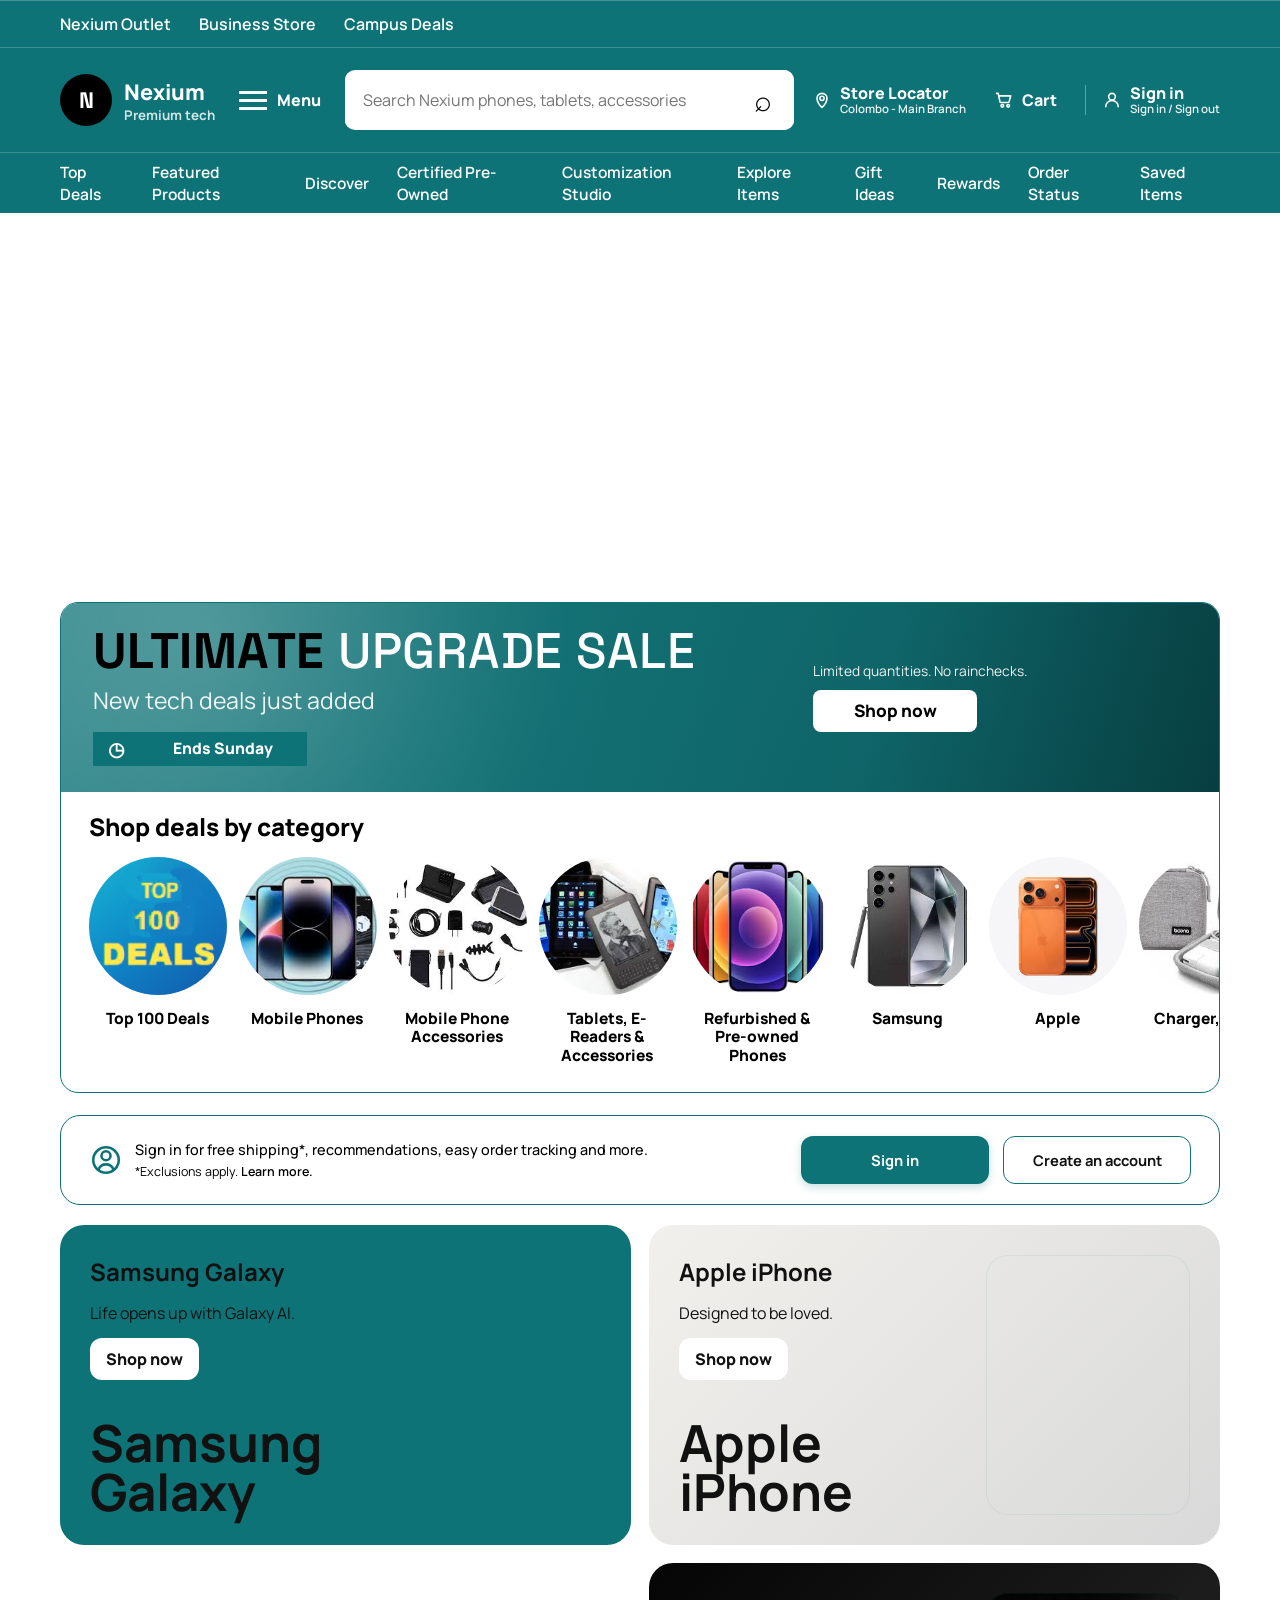
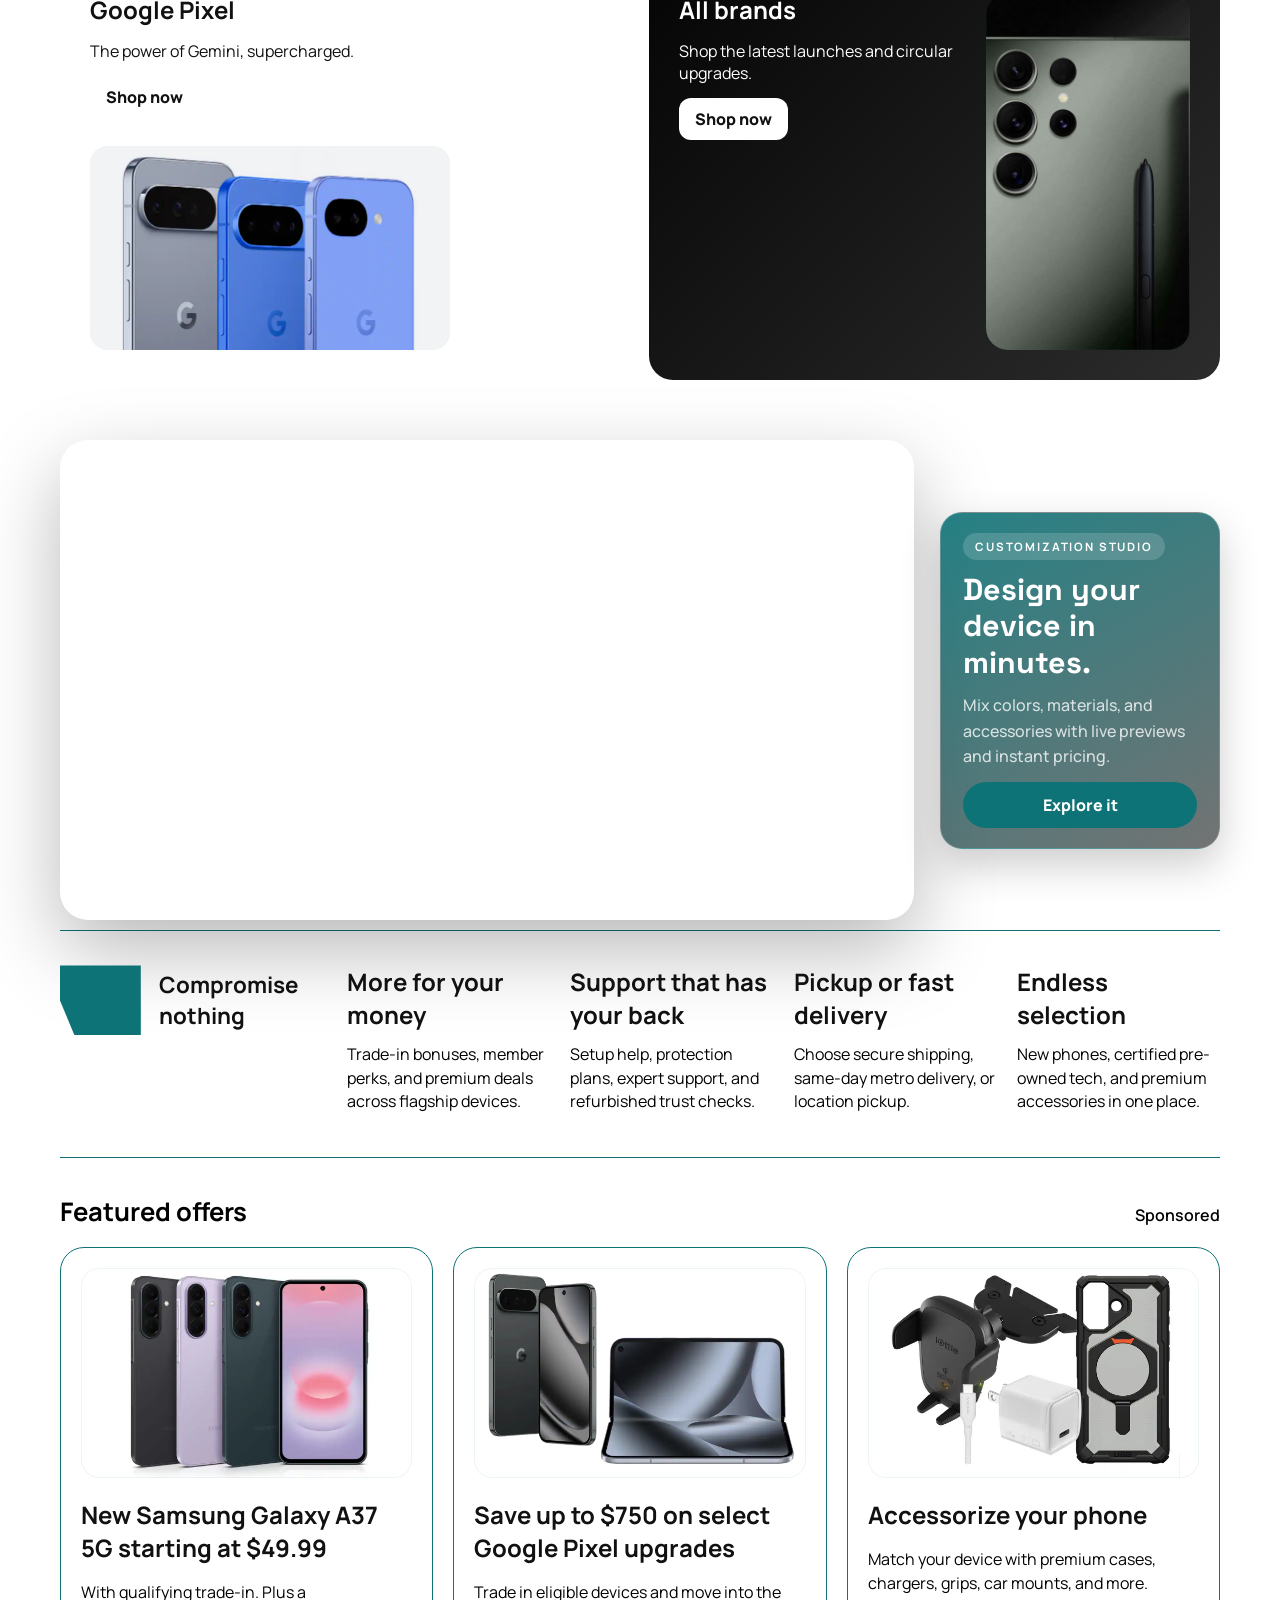
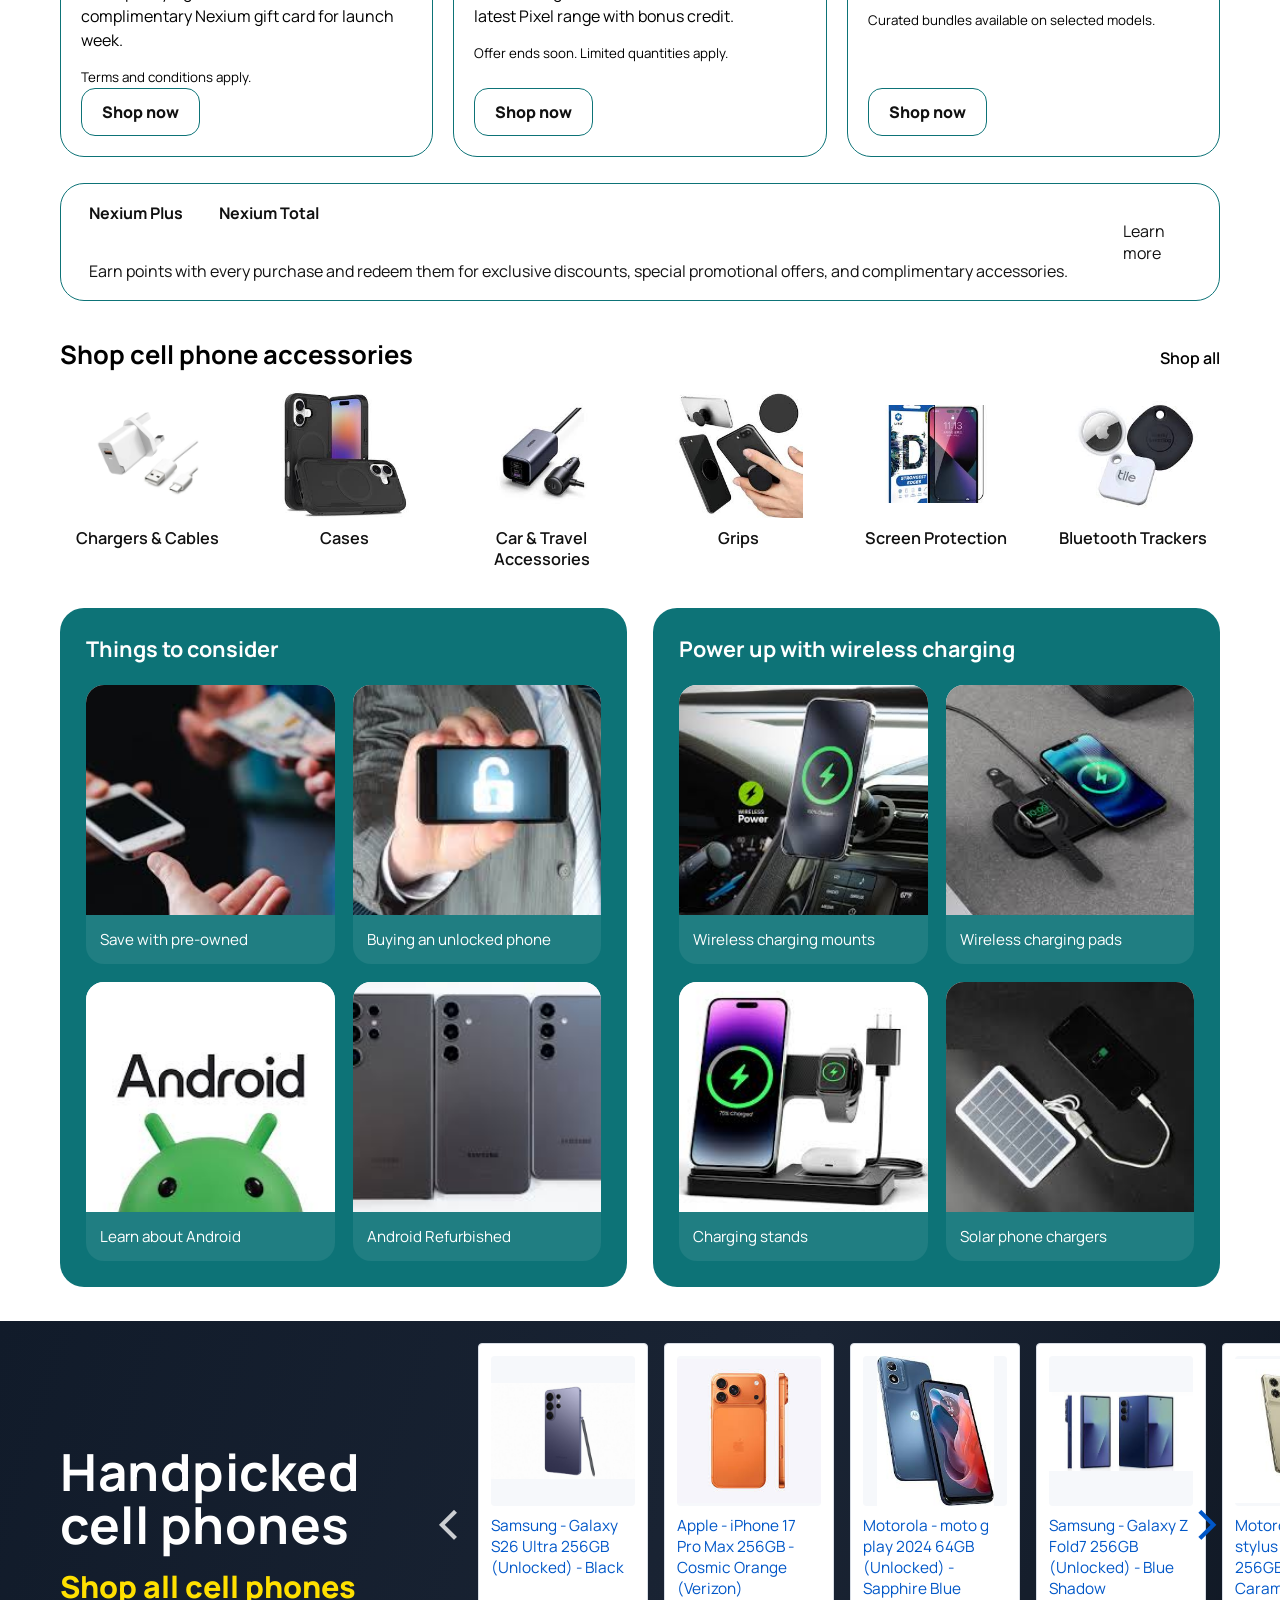
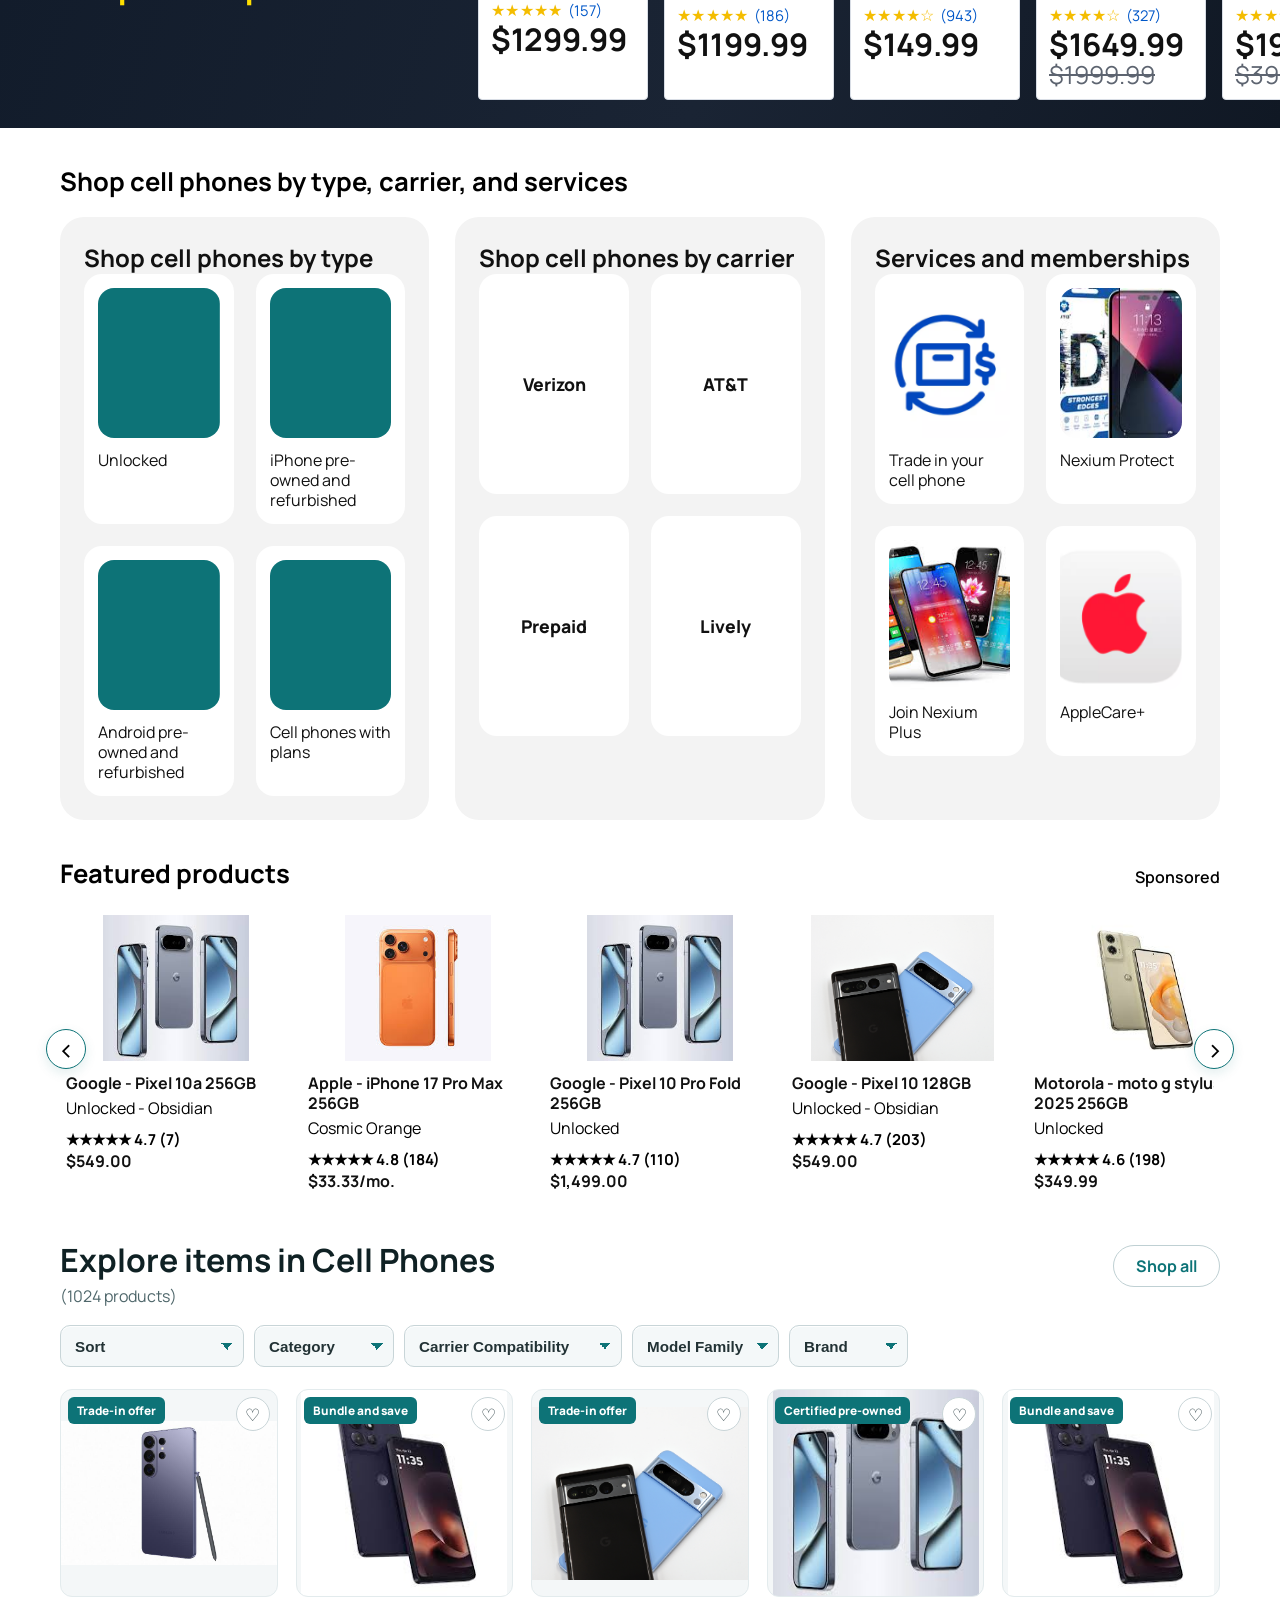
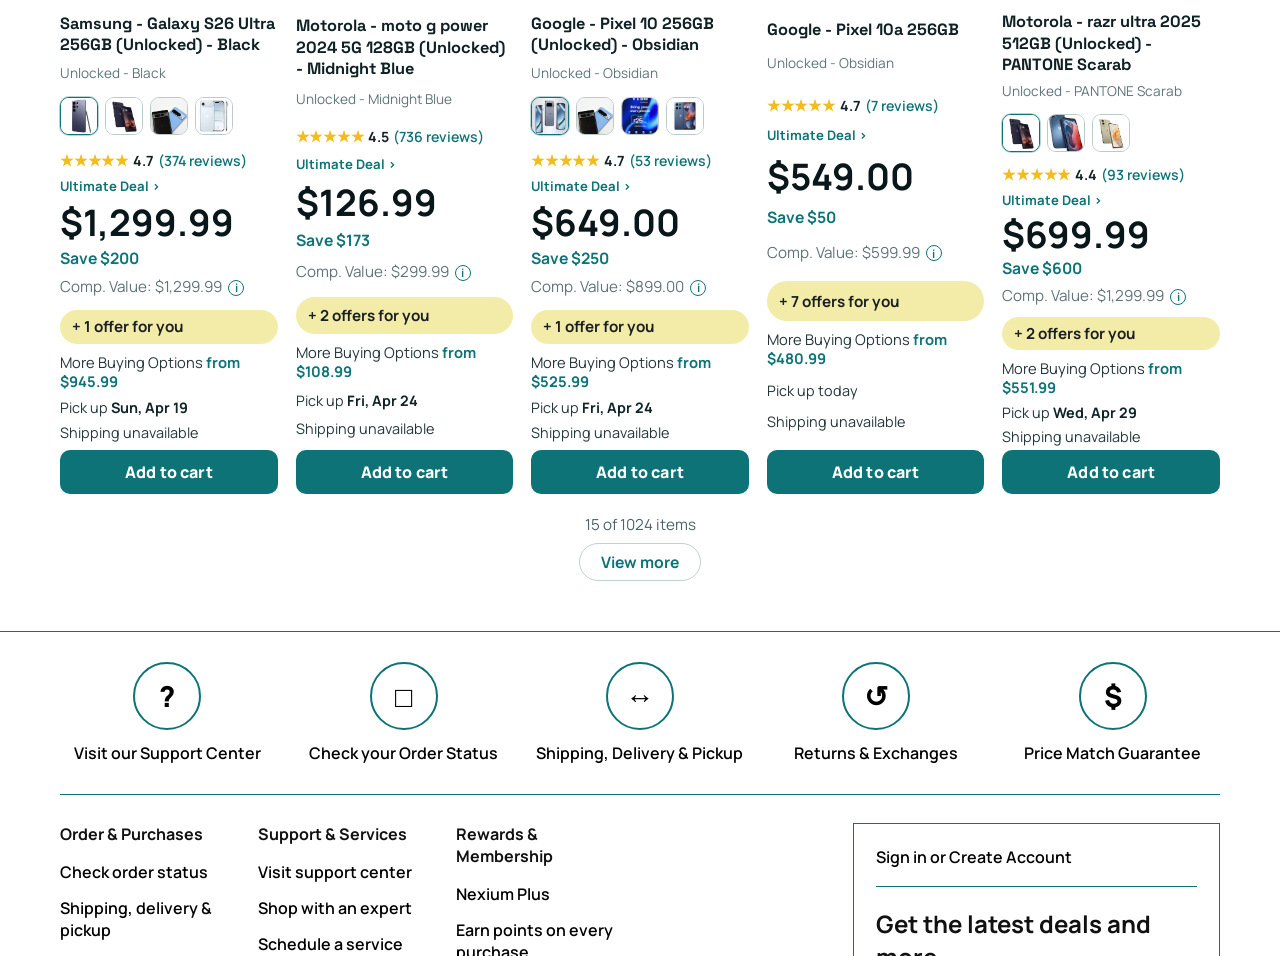
<file: index.html>
<!DOCTYPE html>
<html lang="en">
<head>
  <meta charset="UTF-8">
  <meta name="viewport" content="width=device-width, initial-scale=1.0">
  <title>Nexium | Mobile Phones, Tablets & Accessories</title>
  <link rel="preconnect" href="https://fonts.googleapis.com">
  <link rel="preconnect" href="https://fonts.gstatic.com" crossorigin>
  <link href="https://fonts.googleapis.com/css2?family=Manrope:wght@400;500;600;700;800&family=Space+Grotesk:wght@500;700&display=swap" rel="stylesheet">
  <link rel="stylesheet" href="styles.css">
</head>
<body class="home-page">
  <header class="home-header">
    <div class="home-utility">
      <div class="shell utility-inner">
        <div class="utility-links">
          <a href="#">Nexium Outlet</a>
          <a href="#">Business Store</a>
          <a href="#">Campus Deals</a>
        </div>
      </div>
    </div>

    <div class="home-primary">
      <div class="shell primary-inner">
        <a href="index.html" class="home-logo">
          <span class="brand-mark">N</span>
          <span class="logo-copy">
            <strong>Nexium</strong>
            <small>Premium tech</small>
          </span>
        </a>

        <button class="menu-trigger" type="button">
          <span class="menu-lines"></span>
          <span>Menu</span>
        </button>

        <div class="home-search">
          <input type="search" placeholder="Search Nexium phones, tablets, accessories">
          <button type="button">⌕</button>
        </div>

        <div class="quick-actions">
          <a href="store-locator.html" class="quick-action-link" aria-label="Find a store location">
            <span class="quick-icon" aria-hidden="true">
              <svg viewBox="0 0 24 24" role="img" focusable="false">
                <path d="M12 21s6-5.53 6-11a6 6 0 1 0-12 0c0 5.47 6 11 6 11Z"></path>
                <circle cx="12" cy="10" r="2.5"></circle>
              </svg>
            </span>
            <span class="quick-action-copy">
              <span>Store Locator</span>
              <small data-selected-branch>Colombo - Main Branch</small>
            </span>
          </a>
          <a href="cart.html" class="quick-action-link" aria-label="Open cart page">
            <span class="quick-icon" aria-hidden="true">
              <svg viewBox="0 0 24 24" role="img" focusable="false">
                <path d="M3 4h2l2.2 10.2a1 1 0 0 0 1 .8h8.9a1 1 0 0 0 1-.8L20 7H7"></path>
                <circle cx="10" cy="19" r="1.6"></circle>
                <circle cx="17" cy="19" r="1.6"></circle>
              </svg>
            </span>
            <span>Cart</span>
          </a>
        </div>
      </div>
    </div>

    <div class="home-secondary">
      <div class="shell secondary-inner">
        <nav class="secondary-links">
          <a href="index.html#featured-offers">Top Deals</a>
          <a href="index.html#featured-products">Featured Products</a>
          <a href="index.html#advice">Discover</a>
          <a href="index.html#preowned">Certified Pre-Owned</a>
          <a href="customization-studio.html#customization-studio">Customization Studio</a>
          <a href="index.html#catalog">Explore Items</a>
          <a href="index.html#advice">Gift Ideas</a>
        </nav>
        <nav class="secondary-links secondary-links-right">
          <a href="index.html#rewards">Rewards</a>
          <a href="index.html#support">Order Status</a>
          <a href="saved-items.html">Saved Items</a>
        </nav>
      </div>
    </div>
  </header>

  <main class="home-main">
    <section class="shell deals-showcase" id="top-deals">
      <article class="deals-hero-banner">
        <div class="deals-hero-main">
          <h2><span>Ultimate</span> Upgrade Sale</h2>
          <p>New tech deals just added</p>
          <div class="deal-deadline">
            <span class="deadline-icon" aria-hidden="true">◷</span>
            <strong>Ends Sunday</strong>
          </div>
        </div>
        <div class="deals-hero-side">
          <p>Limited quantities. No rainchecks.</p>
          <a class="deals-hero-button" href="#featured-offers">Shop now</a>
        </div>
      </article>

      <article class="deals-category-panel">
        <h3>Shop deals by category</h3>
        <div class="deals-category-grid">
          <article class="deals-category-item">
            <div class="deals-thumb thumb-top-100-deals-image"></div>
            <p>Top 100 Deals</p>
          </article>
          <article class="deals-category-item">
            <div class="deals-thumb thumb-mobile-phone-deals"></div>
            <p>Mobile Phones</p>
          </article>
          <article class="deals-category-item">
            <div class="deals-thumb thumb-mobile-phone-accessories-image"></div>
            <p>Mobile Phone Accessories</p>
          </article>
          <article class="deals-category-item">
            <div class="deals-thumb thumb-tablets-ereaders-image"></div>
            <p>Tablets, E-Readers &amp; Accessories</p>
          </article>
          <article class="deals-category-item">
            <div class="deals-thumb thumb-refurbished-preowned-image"></div>
            <p>Refurbished &amp; Pre-owned Phones</p>
          </article>
          <article class="deals-category-item">
            <div class="deals-thumb thumb-samsung-image"></div>
            <p>Samsung</p>
          </article>
          <article class="deals-category-item">
            <div class="deals-thumb thumb-apple-image"></div>
            <p>Apple</p>
          </article>
          <article class="deals-category-item deals-category-item-last">
            <div class="deals-thumb thumb-charger-case-image"></div>
            <p>Charger, Case</p>
            <button class="deals-next" type="button" aria-label="View more categories">›</button>
          </article>
        </div>
      </article>
    </section>

    <section class="shell signin-promo" aria-label="Account sign-in benefits">
      <div class="signin-promo-card">
        <div class="signin-promo-copy">
          <span class="signin-promo-icon" aria-hidden="true">
            <svg viewBox="0 0 24 24" role="img" focusable="false">
              <circle cx="12" cy="12" r="9"></circle>
              <circle cx="12" cy="9" r="3.2"></circle>
              <path d="M6.8 18.6a5.6 5.6 0 0 1 10.4 0"></path>
            </svg>
          </span>
          <div class="signin-promo-text">
            <p>Sign in for free shipping*, recommendations, easy order tracking and more.</p>
            <small>*Exclusions apply. <a href="#">Learn more.</a></small>
          </div>
        </div>
        <div class="signin-promo-actions">
          <a class="signin-promo-btn signin-promo-btn-primary" href="#">Sign in</a>
          <a class="signin-promo-btn signin-promo-btn-secondary" href="#">Create an account</a>
        </div>
      </div>
    </section>

    <section class="shell brand-mosaic" id="preowned">
      <article class="brand-hero brand-samsung">
        <div class="brand-copy">
          <h2>Samsung Galaxy</h2>
          <p>Life opens up with Galaxy AI.</p>
          <a class="shop-chip" href="#catalog">Shop now</a>
          <strong>Samsung Galaxy</strong>
        </div>
        <div class="brand-art art-samsung"></div>
      </article>

      <article class="brand-hero brand-apple">
        <div class="brand-copy">
          <h2>Apple iPhone</h2>
          <p>Designed to be loved.</p>
          <a class="shop-chip" href="#catalog">Shop now</a>
          <strong>Apple iPhone</strong>
        </div>
        <div class="brand-art art-apple"></div>
      </article>

      <article class="brand-hero brand-google">
        <div class="brand-copy">
          <h2>Google Pixel</h2>
          <p>The power of Gemini, supercharged.</p>
          <a class="shop-chip" href="#catalog">Shop now</a>
          <img class="pixel-inline-art" src="assets/google-pixel-block-exact.png" alt="Google Pixel phones in silver and blue" loading="lazy">
        </div>
      </article>

      <article class="brand-hero brand-all">
        <div class="brand-copy">
          <h2>All brands</h2>
          <p>Shop the latest launches and circular upgrades.</p>
          <a class="shop-chip" href="#catalog">Shop now</a>
        </div>
        <div class="brand-art art-all"></div>
      </article>
    </section>

    <section class="home-video-section" aria-label="Nexium highlight reel">
      <div class="shell home-video-shell">
        <div class="home-video-frame">
          <video
            class="home-video"
            autoplay
            muted
            loop
            playsinline
            preload="metadata"
          >
            <source src="assets/WhatsApp%20Video%202026-04-21%20at%203.17.22%20AM.mp4" type="video/mp4">
            Sorry, your browser does not support embedded videos.
          </video>
        </div>
        <div class="home-video-caption">
          <span class="home-video-badge">Customization Studio</span>
          <h3>Design your device in minutes.</h3>
          <p>Mix colors, materials, and accessories with live previews and instant pricing.</p>
          <a class="primary-button small" href="customization-studio.html#customization-studio">Explore it</a>
        </div>
      </div>
    </section>

    <section class="shell benefits-ribbon">
      <div class="benefit-mark">
        <span></span>
        <strong>Compromise nothing</strong>
      </div>
      <div class="benefit-item">
        <h3>More for your money</h3>
        <p>Trade-in bonuses, member perks, and premium deals across flagship devices.</p>
      </div>
      <div class="benefit-item">
        <h3>Support that has your back</h3>
        <p>Setup help, protection plans, expert support, and refurbished trust checks.</p>
      </div>
      <div class="benefit-item">
        <h3>Pickup or fast delivery</h3>
        <p>Choose secure shipping, same-day metro delivery, or location pickup.</p>
      </div>
      <div class="benefit-item">
        <h3>Endless selection</h3>
        <p>New phones, certified pre-owned tech, and premium accessories in one place.</p>
      </div>
    </section>

    <section class="shell featured-offers" id="featured-offers">
      <div class="section-title-row">
        <h2>Featured offers</h2>
        <span>Sponsored</span>
      </div>
      <div class="offer-grid">
        <article class="offer-card">
          <div class="offer-art offer-samsung-art"></div>
          <h3>New Samsung Galaxy A37 5G starting at $49.99</h3>
          <p>With qualifying trade-in. Plus a complimentary Nexium gift card for launch week.</p>
          <small>Terms and conditions apply.</small>
          <a class="offer-button" href="#catalog">Shop now</a>
        </article>
        <article class="offer-card">
          <div class="offer-art offer-pixel-art"></div>
          <h3>Save up to $750 on select Google Pixel upgrades</h3>
          <p>Trade in eligible devices and move into the latest Pixel range with bonus credit.</p>
          <small>Offer ends soon. Limited quantities apply.</small>
          <a class="offer-button" href="#catalog">Shop now</a>
        </article>
        <article class="offer-card">
          <div class="offer-art offer-accessory-art"></div>
          <h3>Accessorize your phone</h3>
          <p>Match your device with premium cases, chargers, grips, car mounts, and more.</p>
          <small>Curated bundles available on selected models.</small>
          <a class="offer-button" href="#accessories">Shop now</a>
        </article>
      </div>
    </section>

    <section class="shell membership-banner" id="rewards">
      <div class="membership-copy">
        <strong>Nexium Plus</strong>
        <strong>Nexium Total</strong>
        <span>Earn points with every purchase and redeem them for exclusive discounts, special promotional offers, and complimentary accessories.</span>
      </div>
      <a href="#">Learn more</a>
    </section>

    <section class="shell accessory-shelf" id="accessories">
      <div class="section-title-row">
        <h2>Shop cell phone accessories</h2>
        <a href="#catalog">Shop all</a>
      </div>
      <div class="accessory-row">
        <article class="accessory-card">
          <div class="accessory-icon charger-icon"></div>
          <p>Chargers & Cables</p>
        </article>
        <article class="accessory-card">
          <div class="accessory-icon case-icon"></div>
          <p>Cases</p>
        </article>
        <article class="accessory-card">
          <div class="accessory-icon travel-icon"></div>
          <p>Car & Travel Accessories</p>
        </article>
        <article class="accessory-card">
          <div class="accessory-icon grips-icon"></div>
          <p>Grips</p>
        </article>
        <article class="accessory-card">
          <div class="accessory-icon screen-icon"></div>
          <p>Screen Protection</p>
        </article>
        <article class="accessory-card">
          <div class="accessory-icon tracker-icon"></div>
          <p>Bluetooth Trackers</p>
        </article>
      </div>
    </section>

    <section class="shell guide-panels" id="advice">
      <article class="guide-panel">
        <h2>Things to consider</h2>
        <div class="guide-grid">
          <div class="guide-card">
            <div class="guide-visual tradein-guide"></div>
            <p>Save with pre-owned</p>
          </div>
          <div class="guide-card">
            <div class="guide-visual prepaid-guide"></div>
            <p>Buying an unlocked phone</p>
          </div>
          <div class="guide-card">
            <div class="guide-visual android-guide"></div>
            <p>Learn about Android</p>
          </div>
          <div class="guide-card">
            <div class="guide-visual unlocked-guide"></div>
            <p>Android Refurbished</p>
          </div>
        </div>
      </article>
      <article class="guide-panel guide-panel-alt">
        <h2>Power up with wireless charging</h2>
        <div class="guide-grid">
          <div class="guide-card">
            <div class="guide-visual mount-guide"></div>
            <p>Wireless charging mounts</p>
          </div>
          <div class="guide-card">
            <div class="guide-visual pad-guide"></div>
            <p>Wireless charging pads</p>
          </div>
          <div class="guide-card">
            <div class="guide-visual stand-guide"></div>
            <p>Charging stands</p>
          </div>
          <div class="guide-card">
            <div class="guide-visual solar-guide"></div>
            <p>Solar phone chargers</p>
          </div>
        </div>
      </article>
    </section>

    <section class="handpicked-band">
      <div class="shell handpicked-layout">
        <div class="handpicked-copy">
          <h2>Handpicked cell phones</h2>
          <a href="#catalog">Shop all cell phones</a>
        </div>

        <button type="button" class="handpicked-arrow handpicked-prev" aria-label="View previous handpicked phone">‹</button>

        <div class="handpicked-rail">
          <article class="mini-product">
            <div class="mini-product-art rail-s26"></div>
            <a class="mini-product-link" href="#catalog">Samsung - Galaxy S26 Ultra 256GB (Unlocked) - Black</a>
            <p class="mini-product-rating"><span>★★★★★</span><a class="mini-product-rating-count" href="#catalog">(157)</a></p>
            <div class="mini-product-pricing">
              <strong>$1299.99</strong>
            </div>
          </article>
          <article class="mini-product">
            <div class="mini-product-art rail-iphone"></div>
            <a class="mini-product-link" href="#catalog">Apple - iPhone 17 Pro Max 256GB - Cosmic Orange (Verizon)</a>
            <p class="mini-product-rating"><span>★★★★★</span><a class="mini-product-rating-count" href="#catalog">(186)</a></p>
            <div class="mini-product-pricing">
              <strong>$1199.99</strong>
            </div>
          </article>
          <article class="mini-product">
            <div class="mini-product-art rail-moto"></div>
            <a class="mini-product-link" href="#catalog">Motorola - moto g play 2024 64GB (Unlocked) - Sapphire Blue</a>
            <p class="mini-product-rating"><span>★★★★☆</span><a class="mini-product-rating-count" href="#catalog">(943)</a></p>
            <div class="mini-product-pricing">
              <strong>$149.99</strong>
            </div>
          </article>
          <article class="mini-product">
            <div class="mini-product-art rail-fold"></div>
            <a class="mini-product-link" href="#catalog">Samsung - Galaxy Z Fold7 256GB (Unlocked) - Blue Shadow</a>
            <p class="mini-product-rating"><span>★★★★☆</span><a class="mini-product-rating-count" href="#catalog">(327)</a></p>
            <div class="mini-product-pricing">
              <strong>$1649.99</strong>
              <span class="mini-product-old-price">$1999.99</span>
            </div>
          </article>
          <article class="mini-product">
            <div class="mini-product-art rail-stylus"></div>
            <a class="mini-product-link" href="#catalog">Motorola - moto g stylus 5G 2024 256GB (Unlocked) - Caramel...</a>
            <p class="mini-product-rating"><span>★★★★★</span><a class="mini-product-rating-count" href="#catalog">(727)</a></p>
            <div class="mini-product-pricing">
              <strong>$199.99</strong>
              <span class="mini-product-old-price">$399.99</span>
            </div>
          </article>
          <article class="mini-product">
            <div class="mini-product-art rail-air"></div>
            <a class="mini-product-link" href="#catalog">Apple - iPhone Air 256GB (Unlocked) - Sky Blue</a>
            <p class="mini-product-rating"><span>★★★★☆</span><a class="mini-product-rating-count" href="#catalog">(4)</a></p>
            <div class="mini-product-pricing">
              <strong>$949.99</strong>
              <span class="mini-product-old-price">$999.99</span>
            </div>
          </article>
        </div>

        <button type="button" class="handpicked-arrow handpicked-next" aria-label="View next handpicked phone">›</button>
      </div>
    </section>

    <section class="shell service-and-membership">
      <div class="section-title-row">
        <h2>Shop cell phones by type, carrier, and services</h2>
      </div>
      <div class="service-columns">
        <article class="service-column">
          <h3>Shop cell phones by type</h3>
          <div class="service-tile-grid">
            <div class="service-tile">
              <div class="service-visual unlocked-visual"></div>
              <p>Unlocked</p>
            </div>
            <div class="service-tile">
              <div class="service-visual apple-visual"></div>
              <p>iPhone pre-owned and refurbished</p>
            </div>
            <div class="service-tile">
              <div class="service-visual android-visual"></div>
              <p>Android pre-owned and refurbished</p>
            </div>
            <div class="service-tile">
              <div class="service-visual plan-visual"></div>
              <p>Cell phones with plans</p>
            </div>
          </div>
        </article>
        <article class="service-column">
          <h3>Shop cell phones by carrier</h3>
          <div class="service-tile-grid">
            <div class="service-tile logo-tile"><p>Verizon</p></div>
            <div class="service-tile logo-tile"><p>AT&amp;T</p></div>
            <div class="service-tile logo-tile"><p>Prepaid</p></div>
            <div class="service-tile logo-tile"><p>Lively</p></div>
          </div>
        </article>
        <article class="service-column">
          <h3>Services and memberships</h3>
          <div class="service-tile-grid">
            <div class="service-tile">
              <div class="service-visual tradein-visual"></div>
              <p>Trade in your cell phone</p>
            </div>
            <div class="service-tile">
              <div class="service-visual protect-visual"></div>
              <p>Nexium Protect</p>
            </div>
            <div class="service-tile">
              <div class="service-visual plus-visual"></div>
              <p>Join Nexium Plus</p>
            </div>
            <div class="service-tile">
              <div class="service-visual applecare-visual"></div>
              <p>AppleCare+</p>
            </div>
          </div>
        </article>
      </div>
    </section>

    <section class="shell featured-products" id="featured-products">
      <div class="section-title-row">
        <h2>Featured products</h2>
        <span>Sponsored</span>
      </div>
      <div class="featured-carousel-wrap">
        <button class="featured-carousel-btn featured-carousel-prev" type="button" aria-label="View previous featured products">‹</button>
        <div class="featured-product-row" aria-live="polite">
        <article class="featured-item">
          <div class="featured-art featured-pixel"></div>
          <h3>Google - Pixel 10a 256GB</h3>
          <p>Unlocked - Obsidian</p>
          <div class="rating-line">★★★★★ <span>4.7</span> (7)</div>
          <strong>$549.00</strong>
        </article>
        <article class="featured-item">
          <div class="featured-art featured-orange"></div>
          <h3>Apple - iPhone 17 Pro Max 256GB</h3>
          <p>Cosmic Orange</p>
          <div class="rating-line">★★★★★ <span>4.8</span> (184)</div>
          <strong>$33.33/mo.</strong>
        </article>
        <article class="featured-item">
          <div class="featured-art featured-fold"></div>
          <h3>Google - Pixel 10 Pro Fold 256GB</h3>
          <p>Unlocked</p>
          <div class="rating-line">★★★★★ <span>4.7</span> (110)</div>
          <strong>$1,499.00</strong>
        </article>
        <article class="featured-item">
          <div class="featured-art featured-teal"></div>
          <h3>Google - Pixel 10 128GB</h3>
          <p>Unlocked - Obsidian</p>
          <div class="rating-line">★★★★★ <span>4.7</span> (203)</div>
          <strong>$549.00</strong>
        </article>
        <article class="featured-item">
          <div class="featured-art featured-stylus"></div>
          <h3>Motorola - moto g stylus 2025 256GB</h3>
          <p>Unlocked</p>
          <div class="rating-line">★★★★★ <span>4.6</span> (198)</div>
          <strong>$349.99</strong>
        </article>
        </div>
        <button class="featured-carousel-btn featured-carousel-next" type="button" aria-label="View more featured products">›</button>
      </div>
    </section>

    <section class="shell catalog-wrapper" id="catalog">
      <div class="section-title-row explore-heading">
        <div>
          <h2>Explore items in Cell Phones</h2>
          <p class="catalog-count">(1024 products)</p>
        </div>
        <button class="catalog-button" type="button">Shop all</button>
      </div>

      <div class="filter-bar retail-filter-bar">
        <select class="catalog-select" id="catalogSort" aria-label="Sort products">
          <option value="featured">Sort</option>
          <option value="price-low">Price: Low to High</option>
          <option value="price-high">Price: High to Low</option>
          <option value="name">Name</option>
        </select>
        <select class="catalog-select" id="catalogCategory" aria-label="Filter by category">
          <option value="all">Category</option>
          <option value="new">New phones</option>
          <option value="preowned">Pre-owned</option>
          <option value="accessory">Accessories</option>
          <option value="tablet">Tablets</option>
        </select>
        <select class="catalog-select" id="catalogCarrier" aria-label="Filter by carrier compatibility">
          <option value="all">Carrier Compatibility</option>
          <option value="unlocked">Unlocked</option>
          <option value="carrier">Carrier Locked/Prepaid</option>
        </select>
        <select class="catalog-select" id="catalogModel" aria-label="Filter by model family">
          <option value="all">Model Family</option>
          <option value="galaxy">Galaxy</option>
          <option value="iphone">iPhone</option>
          <option value="pixel">Pixel</option>
          <option value="motorola">Motorola</option>
        </select>
        <select class="catalog-select" id="catalogBrand" aria-label="Filter by brand">
          <option value="all">Brand</option>
          <option value="samsung">Samsung</option>
          <option value="apple">Apple</option>
          <option value="google">Google</option>
          <option value="motorola">Motorola</option>
        </select>
      </div>

      <div class="retail-product-grid">
        <article class="retail-product-card product-card" data-category="new">
          <span class="deal-tag">Trade-in offer</span>
          <button class="heart-button" type="button">♡</button>
          <div class="retail-art retail-slate"></div>
          <h3>Samsung - Galaxy S26 Ultra 256GB (Unlocked) - Black</h3>
          <p class="retail-subtitle">Unlocked - Black</p>
          <div class="variant-row">
            <span class="variant-chip variant-active"><img src="assets/Samsung/THUMB_007-galaxy-s26ultra-cobaltviolet-back-right-30-spen.jpg" alt="Samsung Galaxy S26 Ultra color option"></span>
            <span class="variant-chip"><img src="assets/assets2/Motorola%20-%20moto%20g%20power%202026%20128GB%20%28Unlocked%29.jpeg" alt="Motorola color option"></span>
            <span class="variant-chip"><img src="assets/assets2/google-pixel-c2.jpg" alt="Google Pixel color option"></span>
            <span class="variant-chip"><img src="assets/assets2/Apple%20iPhone%20Air.jpeg" alt="Apple iPhone Air color option"></span>
          </div>
          <div class="rating-line">
            <span class="stars" aria-hidden="true">★★★★★</span>
            <span class="score">4.7</span>
            <span class="review-link">(374 reviews)</span>
          </div>
          <div class="retail-submeta">Ultimate Deal ›</div>
          <strong class="price-big">$1,299.99</strong>
          <div class="savings-line">Save $200</div>
          <div class="retail-compare">Comp. Value: $1,299.99 <span class="info-dot">i</span></div>
          <div class="offer-pill">+ 1 offer for you</div>
          <div class="retail-more">More Buying Options <span>from $945.99</span></div>
          <div class="delivery-line">Pick up <strong>Sun, Apr 19</strong></div>
          <div class="delivery-line">Shipping unavailable</div>
          <button class="retail-cta" type="button">Add to cart</button>
        </article>

        <article class="retail-product-card product-card" data-category="new">
          <span class="deal-tag">Bundle and save</span>
          <button class="heart-button" type="button">♡</button>
          <div class="retail-art retail-midnight"></div>
          <h3>Motorola - moto g power 2024 5G 128GB (Unlocked) - Midnight Blue</h3>
          <p class="retail-subtitle">Unlocked - Midnight Blue</p>
          <div class="rating-line">
            <span class="stars" aria-hidden="true">★★★★★</span>
            <span class="score">4.5</span>
            <span class="review-link">(736 reviews)</span>
          </div>
          <div class="retail-submeta">Ultimate Deal ›</div>
          <strong class="price-big">$126.99</strong>
          <div class="savings-line">Save $173</div>
          <div class="retail-compare">Comp. Value: $299.99 <span class="info-dot">i</span></div>
          <div class="offer-pill">+ 2 offers for you</div>
          <div class="retail-more">More Buying Options <span>from $108.99</span></div>
          <div class="delivery-line">Pick up <strong>Fri, Apr 24</strong></div>
          <div class="delivery-line">Shipping unavailable</div>
          <button class="retail-cta" type="button">Add to cart</button>
        </article>

        <article class="retail-product-card product-card" data-category="new">
          <span class="deal-tag">Trade-in offer</span>
          <button class="heart-button" type="button">♡</button>
          <div class="retail-art retail-gradient"></div>
          <h3>Google - Pixel 10 256GB (Unlocked) - Obsidian</h3>
          <p class="retail-subtitle">Unlocked - Obsidian</p>
          <div class="variant-row">
            <span class="variant-chip variant-active"><img src="assets/assets2/Google%20Pixel.jpeg" alt="Google Pixel color option"></span>
            <span class="variant-chip"><img src="assets/assets2/google-pixel-c2.jpg" alt="Google Pixel blue option"></span>
            <span class="variant-chip"><img src="assets/assets2/Visible%20-%20$25mo%20plan%20%20eSIM%20pSIM%20Kit.jpeg" alt="Google Pixel bright option"></span>
            <span class="variant-chip"><img src="assets/assets2/Verizon%20Prepaid%20-%20Motorola%20moto%20g%205G%202025.jpeg" alt="Google Pixel alternate option"></span>
          </div>
          <div class="rating-line">
            <span class="stars" aria-hidden="true">★★★★★</span>
            <span class="score">4.7</span>
            <span class="review-link">(53 reviews)</span>
          </div>
          <div class="retail-submeta">Ultimate Deal ›</div>
          <strong class="price-big">$649.00</strong>
          <div class="savings-line">Save $250</div>
          <div class="retail-compare">Comp. Value: $899.00 <span class="info-dot">i</span></div>
          <div class="offer-pill">+ 1 offer for you</div>
          <div class="retail-more">More Buying Options <span>from $525.99</span></div>
          <div class="delivery-line">Pick up <strong>Fri, Apr 24</strong></div>
          <div class="delivery-line">Shipping unavailable</div>
          <button class="retail-cta" type="button">Add to cart</button>
        </article>

        <article class="retail-product-card product-card" data-category="preowned">
          <span class="deal-tag">Certified pre-owned</span>
          <button class="heart-button" type="button">♡</button>
          <div class="retail-art retail-dark"></div>
          <h3>Google - Pixel 10a 256GB</h3>
          <p class="retail-subtitle">Unlocked - Obsidian</p>
          <div class="rating-line">
            <span class="stars" aria-hidden="true">★★★★★</span>
            <span class="score">4.7</span>
            <span class="review-link">(7 reviews)</span>
          </div>
          <div class="retail-submeta">Ultimate Deal ›</div>
          <strong class="price-big">$549.00</strong>
          <div class="savings-line">Save $50</div>
          <div class="retail-compare">Comp. Value: $599.99 <span class="info-dot">i</span></div>
          <div class="offer-pill">+ 7 offers for you</div>
          <div class="retail-more">More Buying Options <span>from $480.99</span></div>
          <div class="delivery-line">Pick up today</div>
          <div class="delivery-line">Shipping unavailable</div>
          <button class="retail-cta" type="button">Add to cart</button>
        </article>

        <article class="retail-product-card product-card" data-category="new">
          <span class="deal-tag">Bundle and save</span>
          <button class="heart-button" type="button">♡</button>
          <div class="retail-art retail-midnight"></div>
          <h3>Motorola - razr ultra 2025 512GB (Unlocked) - PANTONE Scarab</h3>
          <p class="retail-subtitle">Unlocked - PANTONE Scarab</p>
          <div class="variant-row">
            <span class="variant-chip variant-active"><img src="assets/assets2/Motorola%20-%20moto%20g%20power%202026%20128GB%20%28Unlocked%29.jpeg" alt="Motorola variant one"></span>
            <span class="variant-chip"><img src="assets/assets2/Motorola%20Moto%20G%20play.jpeg" alt="Motorola variant two"></span>
            <span class="variant-chip"><img src="assets/assets2/Motorola%20Moto%20G%20Stylus%205G.jpeg" alt="Motorola variant three"></span>
          </div>
          <div class="rating-line">
            <span class="stars" aria-hidden="true">★★★★★</span>
            <span class="score">4.4</span>
            <span class="review-link">(93 reviews)</span>
          </div>
          <div class="retail-submeta">Ultimate Deal ›</div>
          <strong class="price-big">$699.99</strong>
          <div class="savings-line">Save $600</div>
          <div class="retail-compare">Comp. Value: $1,299.99 <span class="info-dot">i</span></div>
          <div class="offer-pill">+ 2 offers for you</div>
          <div class="retail-more">More Buying Options <span>from $551.99</span></div>
          <div class="delivery-line">Pick up <strong>Wed, Apr 29</strong></div>
          <div class="delivery-line">Shipping unavailable</div>
          <button class="retail-cta" type="button">Add to cart</button>
        </article>
      </div>

      <div class="catalog-more">
        <p>15 of 1024 items</p>
        <a class="catalog-more-btn" href="all-cell-phones.html">View more</a>
      </div>
    </section>

  </main>

  <footer class="home-footer" id="support">
    <div class="shell footer-support-strip">
      <article>
        <div class="support-icon">?</div>
        <a href="#">Visit our Support Center</a>
      </article>
      <article>
        <div class="support-icon">□</div>
        <a href="#">Check your Order Status</a>
      </article>
      <article>
        <div class="support-icon">↔</div>
        <a href="#">Shipping, Delivery & Pickup</a>
      </article>
      <article>
        <div class="support-icon">↺</div>
        <a href="#">Returns & Exchanges</a>
      </article>
      <article>
        <div class="support-icon">$</div>
        <a href="#">Price Match Guarantee</a>
      </article>
    </div>

    <div class="shell footer-columns">
      <div class="footer-links-grid">
        <div>
          <h3>Order & Purchases</h3>
          <a href="#">Check order status</a>
          <a href="#">Shipping, delivery & pickup</a>
          <a href="#">Returns & exchanges</a>
          <a href="#">Trade-in program</a>
          <a href="#">Gift cards</a>
        </div>
        <div>
          <h3>Support & Services</h3>
          <a href="#">Visit support center</a>
          <a href="#">Shop with an expert</a>
          <a href="#">Schedule a service</a>
          <a href="#">Protection plans</a>
          <a href="#">Contact us</a>
        </div>
        <div>
          <h3>Rewards & Membership</h3>
          <a href="#">Nexium Plus</a>
          <a href="#">Earn points on every purchase</a>
          <a href="#">Redeem for discounts, promos & free accessories</a>
          <a href="#">Saved items</a>
        </div>
        <!-- <div>
          <h3>About Nexium</h3>
          <a href="docs/project-charter.md">Project Charter</a>
          <a href="docs/solution-architecture.md">Solution Architecture</a>
          <a href="docs/release-plan.md">Release Plan</a>
          <a href="docs/ui-ux-design-specification.md">UI/UX Specification</a>
          <a href="#">Corporate responsibility</a>
        </div> -->
      </div>

      <aside class="footer-panel">
        <a class="signin-link" href="#">Sign in or Create Account</a>
        <div class="footer-panel-block">
          <h3>Get the latest deals and more.</h3>
          <div class="signup-row">
            <input type="email" placeholder="Enter email address">
            <button type="button">Sign Up</button>
          </div>
        </div>
        <div class="footer-panel-block">
          <h3>Nexium app</h3>
          <p>Track orders, manage alerts, and browse premium tech on the go.</p>
        </div>
        <div class="social-row">
          <span>◉</span>
          <span>◎</span>
          <span>◌</span>
          <span>◍</span>
          <span>◐</span>
          <span>◒</span>
        </div>
      </aside>
    </div>
  </footer>

  <script src="script.js"></script>
</body>
</html>
</file>
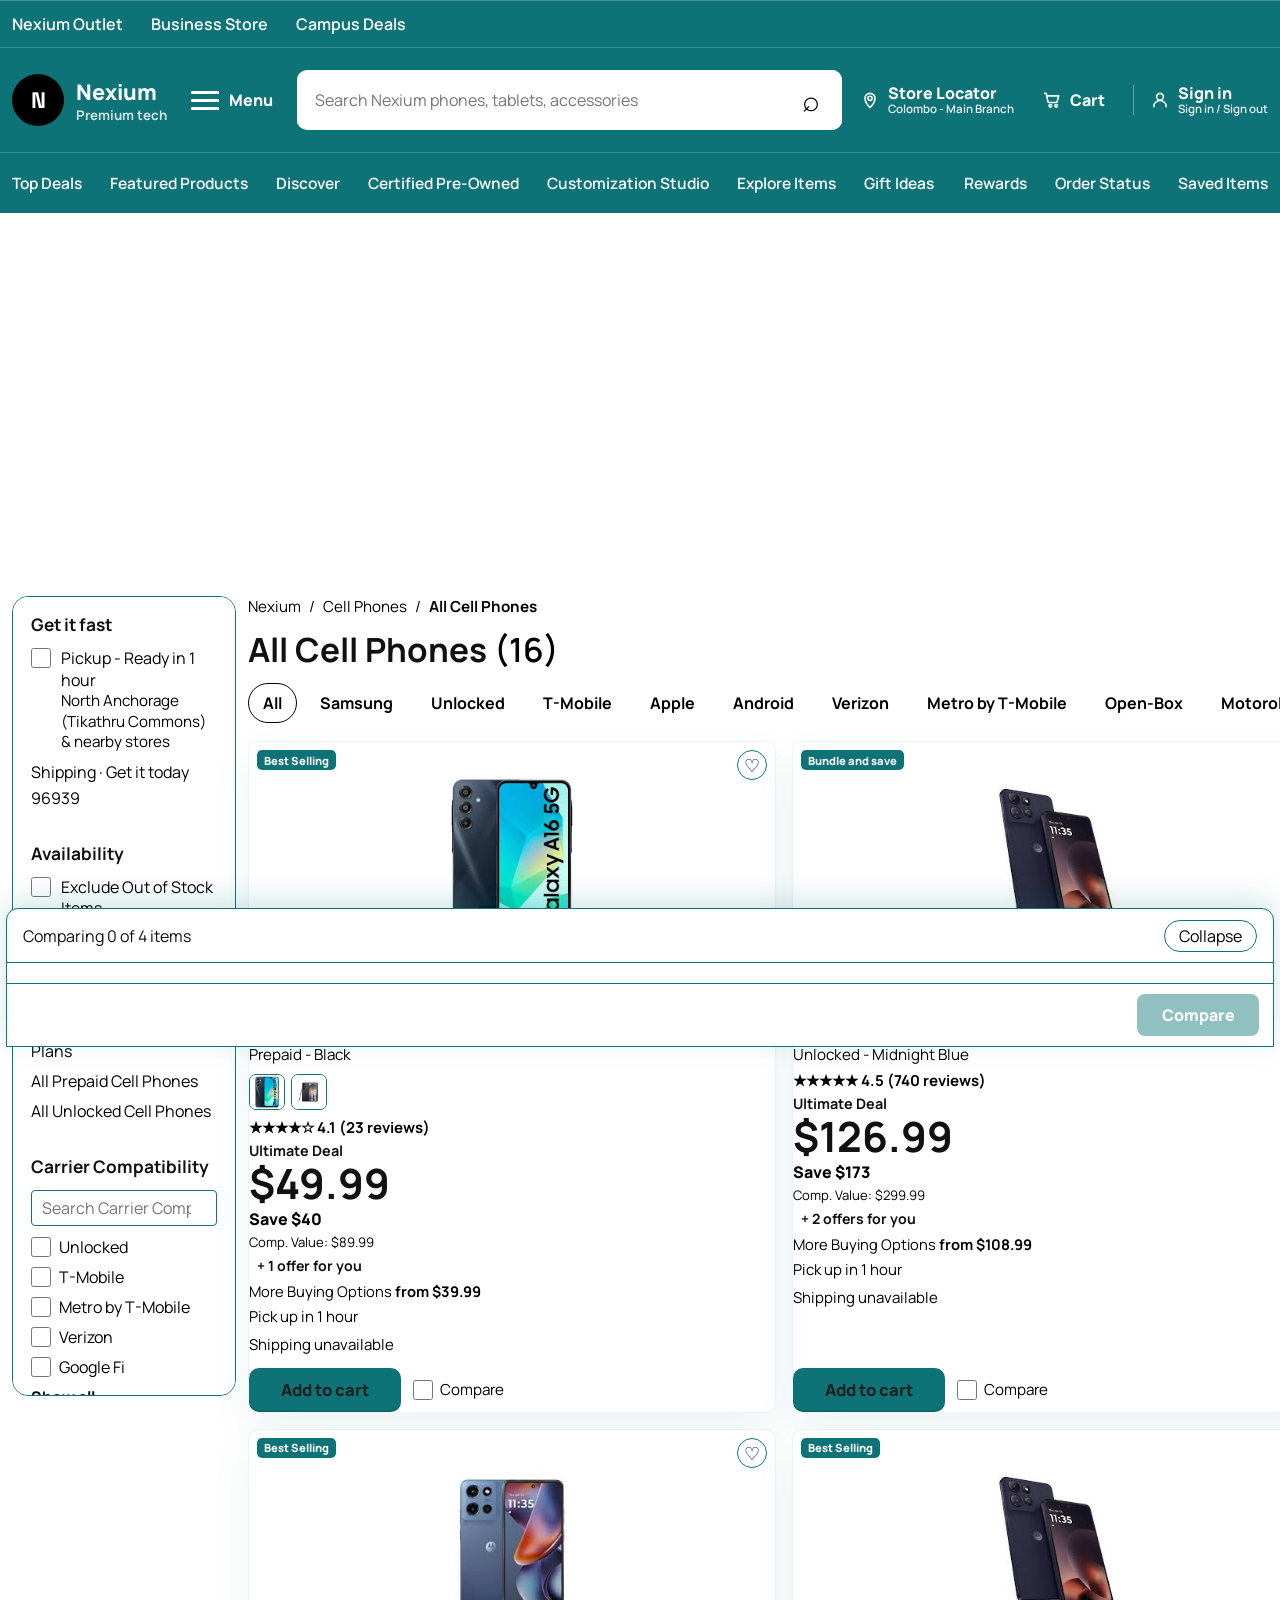
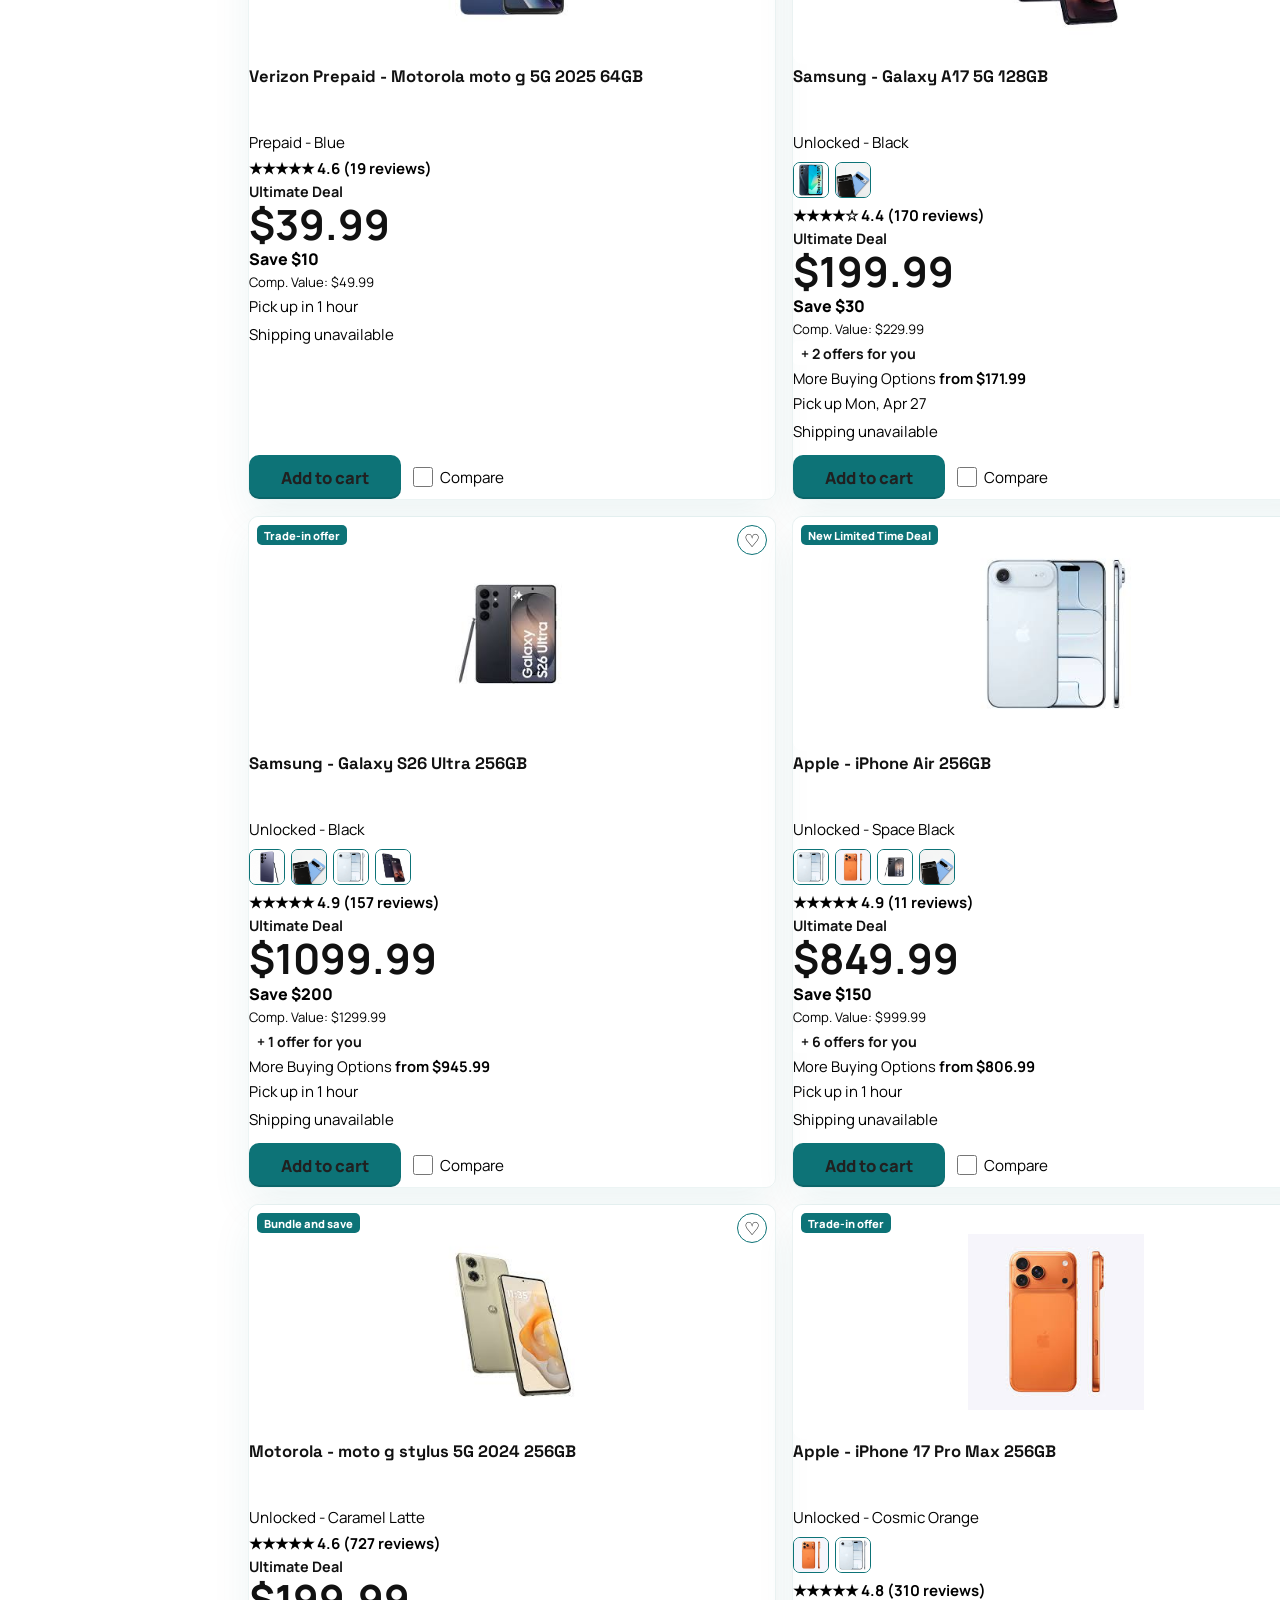
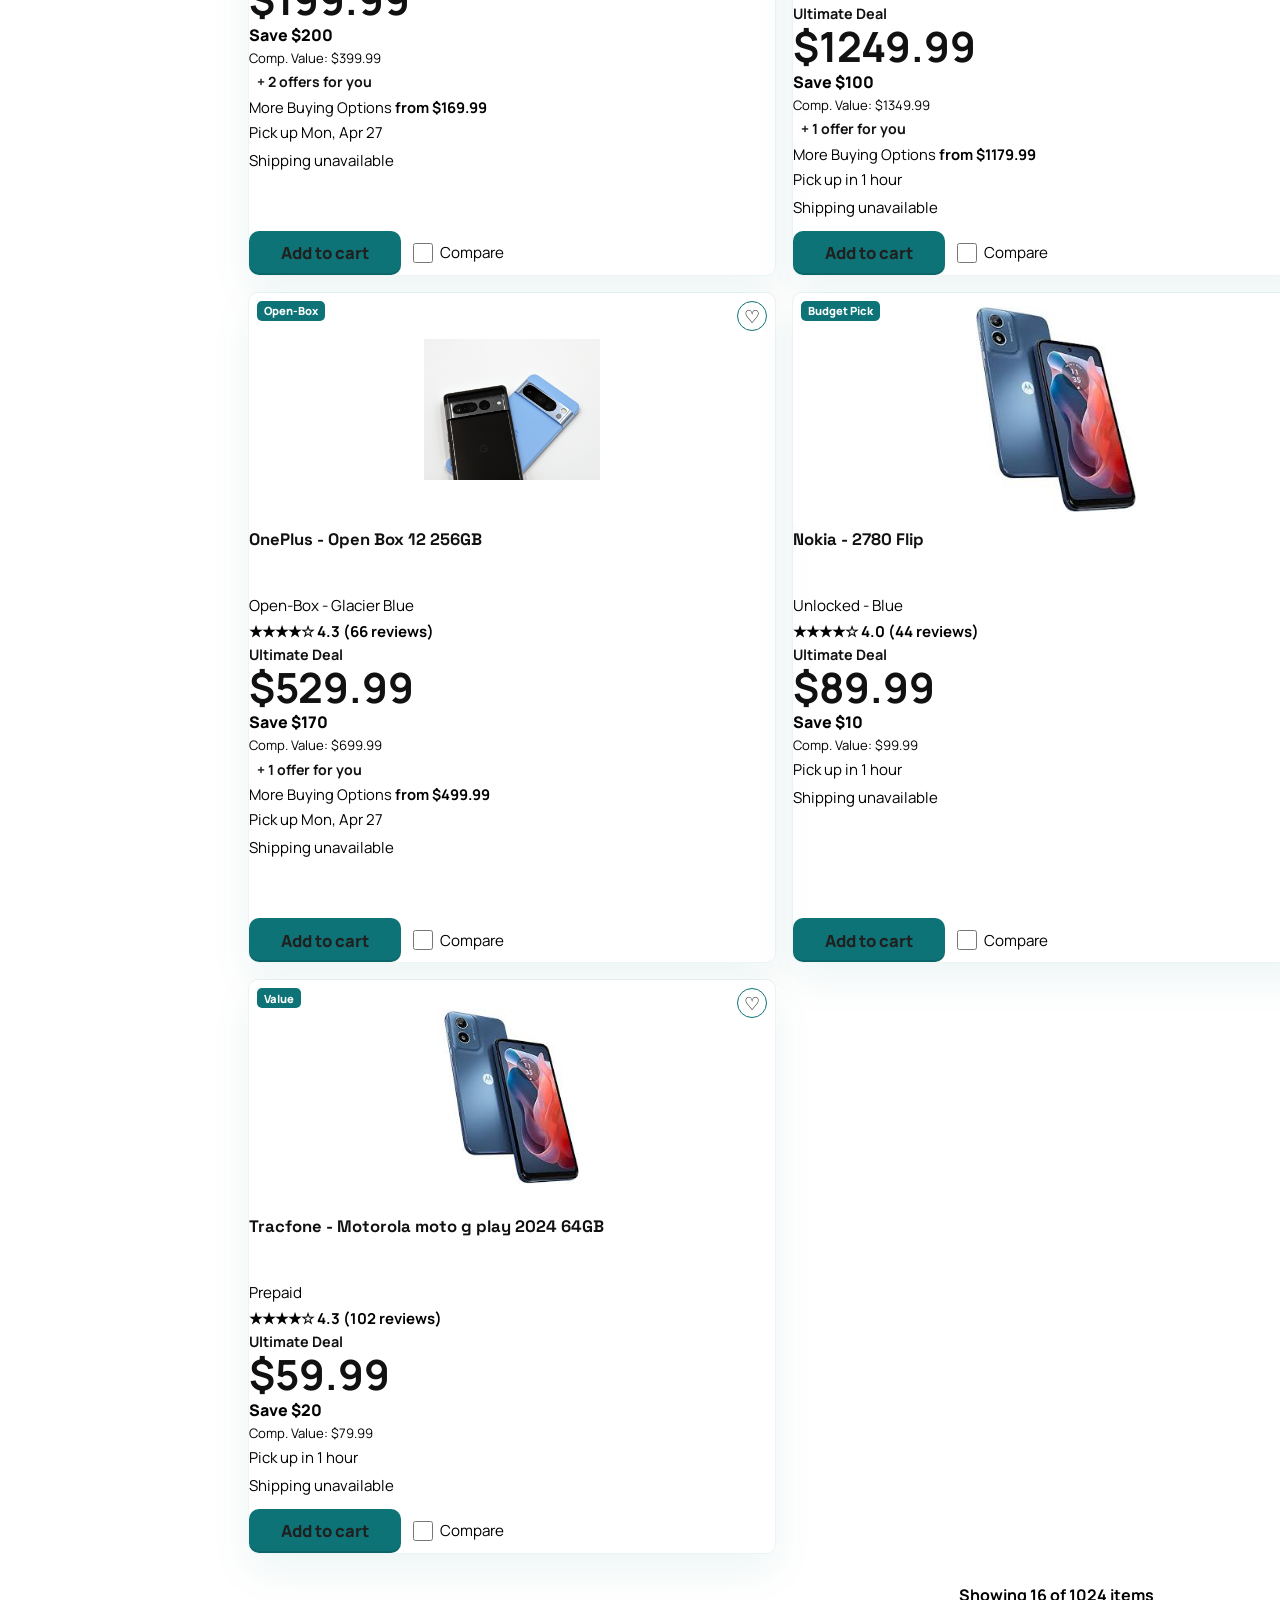
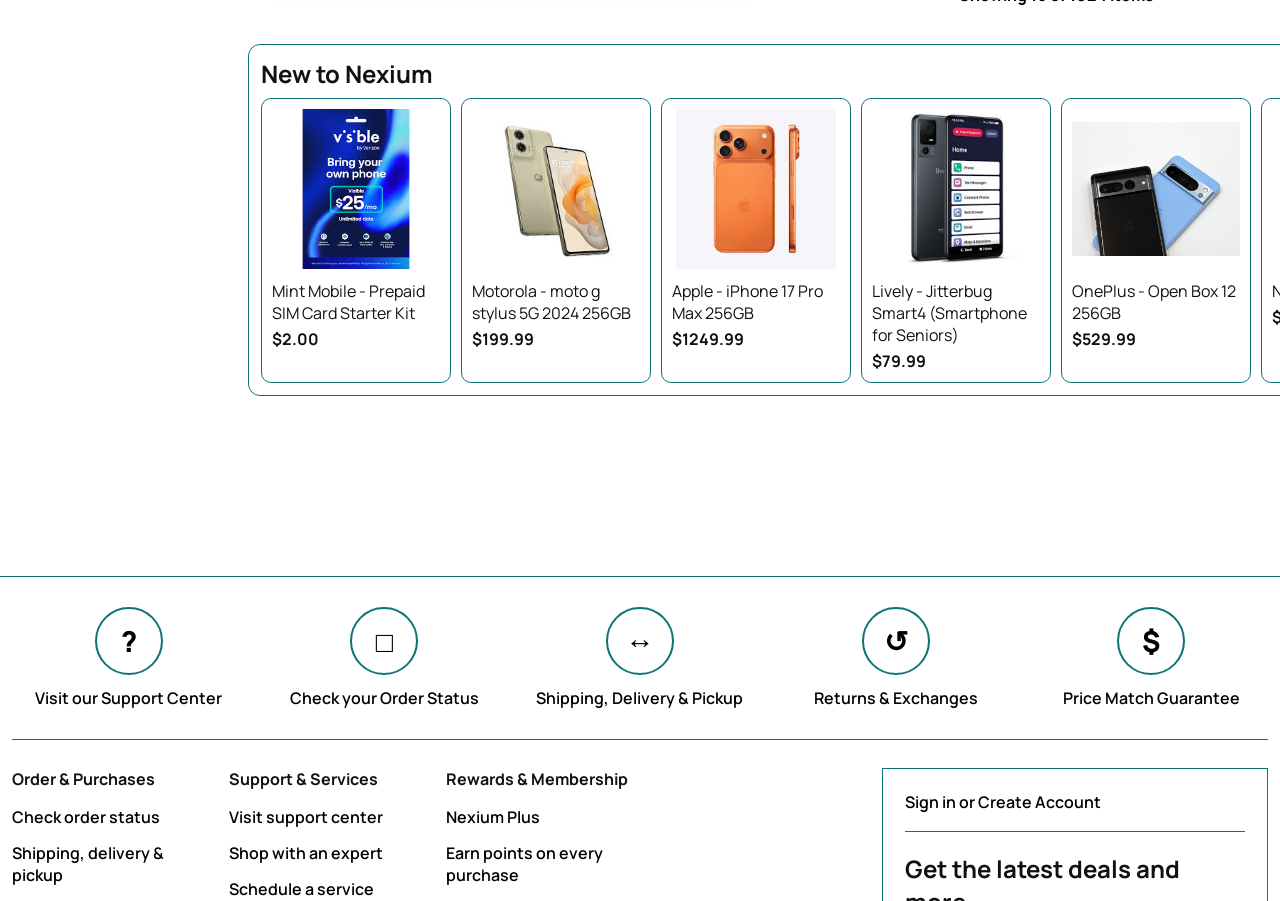
<file: all-cell-phones.html>
<!DOCTYPE html>
<html lang="en">
<head>
  <meta charset="UTF-8">
  <meta name="viewport" content="width=device-width, initial-scale=1.0">
  <title>All Cell Phones | Nexium</title>
  <link rel="preconnect" href="https://fonts.googleapis.com">
  <link rel="preconnect" href="https://fonts.gstatic.com" crossorigin>
  <link href="https://fonts.googleapis.com/css2?family=Manrope:wght@400;500;600;700;800&family=Space+Grotesk:wght@500;700&display=swap" rel="stylesheet">
  <link rel="stylesheet" href="styles.css">
  <link rel="stylesheet" href="all-cell-phones.css">
</head>
<body class="home-page phones-page">
  <header class="home-header">
    <div class="home-utility">
      <div class="shell utility-inner">
        <div class="utility-links">
          <a href="#">Nexium Outlet</a>
          <a href="#">Business Store</a>
          <a href="#">Campus Deals</a>
        </div>
      </div>
    </div>

    <div class="home-primary">
      <div class="shell primary-inner">
        <a href="index.html" class="home-logo">
          <span class="brand-mark">N</span>
          <span class="logo-copy">
            <strong>Nexium</strong>
            <small>Premium tech</small>
          </span>
        </a>

        <button class="menu-trigger" type="button">
          <span class="menu-lines"></span>
          <span>Menu</span>
        </button>

        <div class="home-search">
          <input type="search" placeholder="Search Nexium phones, tablets, accessories">
          <button type="button">⌕</button>
        </div>

        <div class="quick-actions">
          <a href="store-locator.html" class="quick-action-link" aria-label="Find a store location">
            <span class="quick-icon" aria-hidden="true">
              <svg viewBox="0 0 24 24" role="img" focusable="false">
                <path d="M12 21s6-5.53 6-11a6 6 0 1 0-12 0c0 5.47 6 11 6 11Z"></path>
                <circle cx="12" cy="10" r="2.5"></circle>
              </svg>
            </span>
            <span class="quick-action-copy">
              <span>Store Locator</span>
              <small data-selected-branch>Colombo - Main Branch</small>
            </span>
          </a>
          <a href="cart.html" class="quick-action-link" aria-label="Open cart page">
            <span class="quick-icon" aria-hidden="true">
              <svg viewBox="0 0 24 24" role="img" focusable="false">
                <path d="M3 4h2l2.2 10.2a1 1 0 0 0 1 .8h8.9a1 1 0 0 0 1-.8L20 7H7"></path>
                <circle cx="10" cy="19" r="1.6"></circle>
                <circle cx="17" cy="19" r="1.6"></circle>
              </svg>
            </span>
            <span>Cart</span>
          </a>
        </div>
      </div>
    </div>

    <div class="home-secondary">
      <div class="shell secondary-inner">
        <nav class="secondary-links">
          <a href="index.html#featured-offers">Top Deals</a>
          <a href="index.html#featured-products">Featured Products</a>
          <a href="index.html#advice">Discover</a>
          <a href="index.html#preowned">Certified Pre-Owned</a>
          <a href="customization-studio.html#customization-studio">Customization Studio</a>
          <a href="index.html#catalog">Explore Items</a>
          <a href="index.html#advice">Gift Ideas</a>
        </nav>
        <nav class="secondary-links secondary-links-right">
          <a href="index.html#rewards">Rewards</a>
          <a href="index.html#support">Order Status</a>
          <a href="saved-items.html">Saved Items</a>
        </nav>
      </div>
    </div>
  </header>

  <main class="home-main phones-main">
    <section class="phones-shell">
      <div class="catalog-layout">
        <aside class="catalog-sidebar" aria-label="Filters">
          <section class="filter-section">
            <h2>Get it fast</h2>
            <label class="check-row">
              <input type="checkbox" id="filterPickupReady">
              <span>
                Pickup - Ready in 1 hour
                <small>North Anchorage (Tikathru Commons) &amp; nearby stores</small>
              </span>
            </label>
            <p class="filter-note">Shipping · Get it today</p>
            <a href="#">96939</a>
          </section>

          <section class="filter-section">
            <h2>Availability</h2>
            <label class="check-row">
              <input type="checkbox" id="filterInStockOnly">
              <span>Exclude Out of Stock Items</span>
            </label>
          </section>

          <section class="filter-section">
            <h2>Category</h2>
            <nav class="text-filter-links" aria-label="Category links">
              <button type="button" class="link-button is-active" data-category-filter="all">All Cell Phones</button>
              <button type="button" class="link-button" data-category-filter="plans">All Cell Phones with Plans</button>
              <button type="button" class="link-button" data-category-filter="prepaid">All Prepaid Cell Phones</button>
              <button type="button" class="link-button" data-category-filter="unlocked">All Unlocked Cell Phones</button>
            </nav>
          </section>

          <section class="filter-section">
            <h2>Carrier Compatibility</h2>
            <input class="filter-search" type="search" placeholder="Search Carrier Compatibility" data-option-search="carrierList">
            <div class="option-list" id="carrierList">
              <label><input type="checkbox" class="carrier-filter" value="unlocked"> Unlocked</label>
              <label><input type="checkbox" class="carrier-filter" value="t-mobile"> T-Mobile</label>
              <label><input type="checkbox" class="carrier-filter" value="metro"> Metro by T-Mobile</label>
              <label><input type="checkbox" class="carrier-filter" value="verizon"> Verizon</label>
              <label><input type="checkbox" class="carrier-filter" value="google-fi"> Google Fi</label>
              <label class="option-extra"><input type="checkbox" class="carrier-filter" value="visible"> Visible</label>
              <label class="option-extra"><input type="checkbox" class="carrier-filter" value="cricket"> Cricket</label>
              <label class="option-extra"><input type="checkbox" class="carrier-filter" value="mint"> Mint Mobile</label>
            </div>
            <button type="button" class="show-more-button" data-toggle-options="carrierList">Show all</button>
          </section>

          <section class="filter-section">
            <h2>Model Family</h2>
            <input class="filter-search" type="search" placeholder="Search Model Family" data-option-search="modelList">
            <div class="option-list" id="modelList">
              <label><input type="checkbox" class="model-filter" value="iphone-17-pro-max"> Apple iPhone 17 Pro Max</label>
              <label><input type="checkbox" class="model-filter" value="iphone-17"> Apple iPhone 17</label>
              <label><input type="checkbox" class="model-filter" value="iphone-16"> Apple iPhone 16</label>
              <label><input type="checkbox" class="model-filter" value="galaxy-s26"> Samsung Galaxy S26</label>
              <label><input type="checkbox" class="model-filter" value="galaxy-a16"> Samsung Galaxy A16</label>
              <label class="option-extra"><input type="checkbox" class="model-filter" value="pixel-10"> Google Pixel 10</label>
              <label class="option-extra"><input type="checkbox" class="model-filter" value="moto-g"> Motorola Moto G</label>
              <label class="option-extra"><input type="checkbox" class="model-filter" value="jitterbug"> Lively Jitterbug</label>
            </div>
            <button type="button" class="show-more-button" data-toggle-options="modelList">Show all</button>
          </section>

          <section class="filter-section">
            <h2>Brand</h2>
            <input class="filter-search" type="search" placeholder="Search Brand" data-option-search="brandList">
            <div class="option-list" id="brandList">
              <label><input type="checkbox" class="brand-filter" value="samsung"> Samsung</label>
              <label><input type="checkbox" class="brand-filter" value="apple"> Apple</label>
              <label><input type="checkbox" class="brand-filter" value="motorola"> Motorola</label>
              <label><input type="checkbox" class="brand-filter" value="google"> Google</label>
              <label><input type="checkbox" class="brand-filter" value="lively"> Lively</label>
              <label class="option-extra"><input type="checkbox" class="brand-filter" value="oneplus"> OnePlus</label>
              <label class="option-extra"><input type="checkbox" class="brand-filter" value="nokia"> Nokia</label>
            </div>
            <button type="button" class="show-more-button" data-toggle-options="brandList">Show all</button>
          </section>

          <section class="filter-section">
            <h2>Condition</h2>
            <div class="condition-grid">
              <label class="condition-card">
                <input type="checkbox" class="condition-filter" value="new">
                <strong>New</strong>
                <small>Brand new</small>
              </label>
              <label class="condition-card">
                <input type="checkbox" class="condition-filter" value="pre-owned">
                <strong>Pre-Owned</strong>
                <small>Used products restored and verified</small>
              </label>
              <label class="condition-card">
                <input type="checkbox" class="condition-filter" value="open-box">
                <strong>Open-Box</strong>
                <small>Returned products under Nexium checks</small>
              </label>
              <label class="condition-card">
                <input type="checkbox" class="condition-filter" value="refurbished">
                <strong>Refurbished</strong>
                <small>Like-new condition after repair cycle</small>
              </label>
            </div>
          </section>

          <section class="filter-section">
            <h2>Operating System</h2>
            <div class="option-list compact-list">
              <label><input type="checkbox" class="os-filter" value="ios"> Apple iOS</label>
              <label><input type="checkbox" class="os-filter" value="android"> Android</label>
              <label><input type="checkbox" class="os-filter" value="ipados"> Apple iPadOS</label>
              <label><input type="checkbox" class="os-filter" value="lively-os"> Lively Proprietary</label>
              <label><input type="checkbox" class="os-filter" value="kaios"> KaiOS</label>
            </div>
          </section>

          <section class="filter-section">
            <h2>Price</h2>
            <div class="price-input-row">
              <input type="number" min="0" id="minPrice" placeholder="Min Price" aria-label="Minimum price">
              <span>to</span>
              <input type="number" min="0" id="maxPrice" placeholder="Max Price" aria-label="Maximum price">
              <button type="button" id="applyPriceRange">Set</button>
            </div>
            <div class="option-list compact-list">
              <label><input type="checkbox" class="price-quick-filter" value="under-25"> Less than $25</label>
              <label><input type="checkbox" class="price-quick-filter" value="25-100"> $25 - $100</label>
              <label><input type="checkbox" class="price-quick-filter" value="100-500"> $100 - $500</label>
              <label><input type="checkbox" class="price-quick-filter" value="500-plus"> $500 &amp; Above</label>
            </div>
          </section>
        </aside>

        <section class="catalog-main" aria-label="All cell phones list">

          <div class="breadcrumb-row">
            <a href="index.html">Nexium</a>
            <span>/</span>
            <a href="index.html#catalog">Cell Phones</a>
            <span>/</span>
            <strong>All Cell Phones</strong>
          </div>

          <div class="catalog-title-row">
            <h1>All Cell Phones <span id="resultCount">(0)</span></h1>
            <label class="sort-select" for="sortSelect">
              <span>Sort by:</span>
              <select id="sortSelect">
                <option value="best-selling">Best Selling</option>
                <option value="price-low">Price Low to High</option>
                <option value="price-high">Price High to Low</option>
                <option value="rating-high">Top Rated</option>
                <option value="newest">Newest</option>
              </select>
            </label>
          </div>

          <nav class="quick-chip-row" aria-label="Quick filters">
            <button type="button" class="quick-chip is-active" data-chip-filter="all">All</button>
            <button type="button" class="quick-chip" data-chip-filter="samsung">Samsung</button>
            <button type="button" class="quick-chip" data-chip-filter="unlocked">Unlocked</button>
            <button type="button" class="quick-chip" data-chip-filter="t-mobile">T-Mobile</button>
            <button type="button" class="quick-chip" data-chip-filter="apple">Apple</button>
            <button type="button" class="quick-chip" data-chip-filter="android">Android</button>
            <button type="button" class="quick-chip" data-chip-filter="verizon">Verizon</button>
            <button type="button" class="quick-chip" data-chip-filter="metro">Metro by T-Mobile</button>
            <button type="button" class="quick-chip" data-chip-filter="open-box">Open-Box</button>
            <button type="button" class="quick-chip" data-chip-filter="motorola">Motorola</button>
            <button type="button" class="quick-chip" data-chip-filter="oneplus">OnePlus</button>
          </nav>

          <div class="product-grid" id="productGrid"></div>

          <div class="catalog-footer-row">
            <p id="shownCount">Showing 0 items</p>
          </div>

          <section class="new-rail" aria-label="New to Nexium">
            <h2>New to Nexium</h2>
            <div class="new-rail-row" id="newRail"></div>
          </section>
        </section>
      </div>
    </section>
  </main>

  <aside class="compare-tray is-hidden" id="compareTray" aria-live="polite">
    <div class="compare-topbar">
      <span id="compareStatus">Comparing 0 of 4 items</span>
      <button type="button" id="compareCollapseButton" aria-expanded="true">Collapse</button>
    </div>
    <div class="compare-body" id="compareBody"></div>
    <div class="compare-actions">
      <button type="button" id="compareActionButton" disabled>Compare</button>
    </div>
  </aside>

  <div class="compare-error-modal is-hidden" id="compareErrorModal" role="dialog" aria-modal="true" aria-labelledby="compareErrorTitle" aria-describedby="compareErrorDescription">
    <div class="compare-error-modal-card" role="document">
      <button class="compare-error-close" type="button" id="compareErrorClose" aria-label="Close compare error dialog">×</button>
      <h2 id="compareErrorTitle">Error Occurred when adding items to compare</h2>
      <p id="compareErrorDescription">You can compare up to 4 items at a time.</p>
      <button class="compare-error-confirm" type="button" id="compareErrorConfirm">Okay, got it.</button>
    </div>
  </div>

  <footer class="home-footer" id="support">
    <div class="shell footer-support-strip">
      <article>
        <div class="support-icon">?</div>
        <a href="#">Visit our Support Center</a>
      </article>
      <article>
        <div class="support-icon">□</div>
        <a href="#">Check your Order Status</a>
      </article>
      <article>
        <div class="support-icon">↔</div>
        <a href="#">Shipping, Delivery & Pickup</a>
      </article>
      <article>
        <div class="support-icon">↺</div>
        <a href="#">Returns & Exchanges</a>
      </article>
      <article>
        <div class="support-icon">$</div>
        <a href="#">Price Match Guarantee</a>
      </article>
    </div>

    <div class="shell footer-columns">
      <div class="footer-links-grid">
        <div>
          <h3>Order & Purchases</h3>
          <a href="#">Check order status</a>
          <a href="#">Shipping, delivery & pickup</a>
          <a href="#">Returns & exchanges</a>
          <a href="#">Trade-in program</a>
          <a href="#">Gift cards</a>
        </div>
        <div>
          <h3>Support & Services</h3>
          <a href="#">Visit support center</a>
          <a href="#">Shop with an expert</a>
          <a href="#">Schedule a service</a>
          <a href="#">Protection plans</a>
          <a href="#">Contact us</a>
        </div>
        <div>
          <h3>Rewards & Membership</h3>
          <a href="#">Nexium Plus</a>
          <a href="#">Earn points on every purchase</a>
          <a href="#">Redeem for discounts, promos & free accessories</a>
          <a href="#">Saved items</a>
        </div>
        <!-- <div>
          <h3>About Nexium</h3>
          <a href="docs/project-charter.md">Project Charter</a>
          <a href="docs/solution-architecture.md">Solution Architecture</a>
          <a href="docs/release-plan.md">Release Plan</a>
          <a href="docs/ui-ux-design-specification.md">UI/UX Specification</a>
          <a href="#">Corporate responsibility</a>
        </div> -->
      </div>

      <aside class="footer-panel">
        <a class="signin-link" href="#">Sign in or Create Account</a>
        <div class="footer-panel-block">
          <h3>Get the latest deals and more.</h3>
          <div class="signup-row">
            <input type="email" placeholder="Enter email address">
            <button type="button">Sign Up</button>
          </div>
        </div>
        <div class="footer-panel-block">
          <h3>Nexium app</h3>
          <p>Track orders, manage alerts, and browse premium tech on the go.</p>
        </div>
        <div class="social-row">
          <span>◉</span>
          <span>◎</span>
          <span>◌</span>
          <span>◍</span>
          <span>◐</span>
          <span>◒</span>
        </div>
      </aside>
    </div>
  </footer>

  <script src="script.js"></script>
  <script src="all-cell-phones.js"></script>
</body>
</html>
</file>
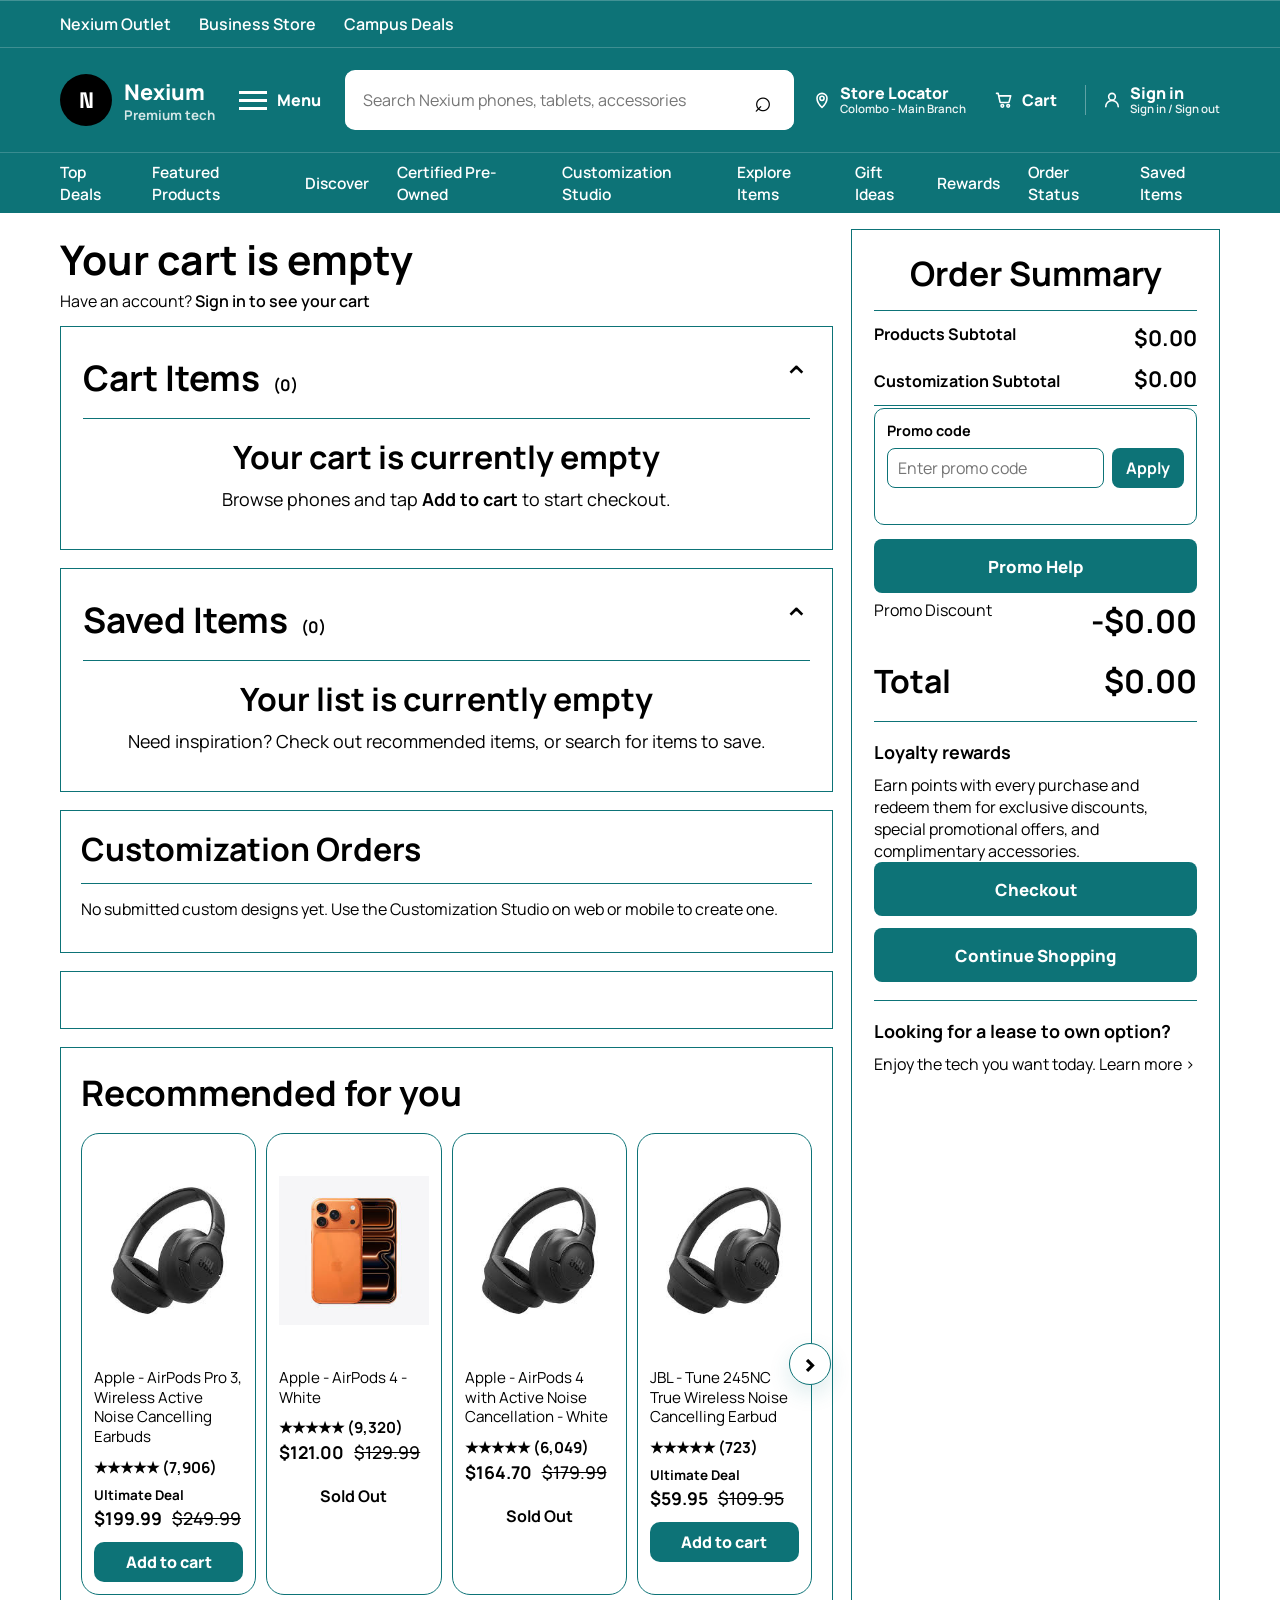
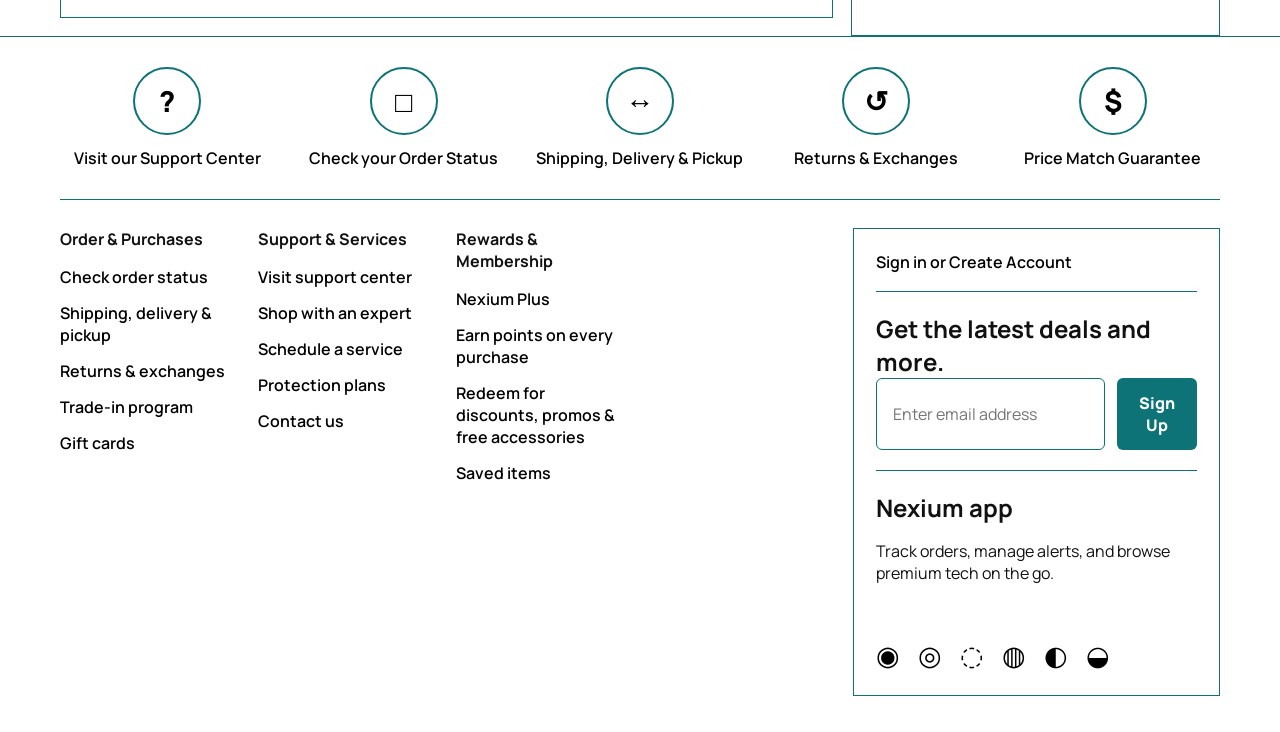
<file: cart.html>
<!DOCTYPE html>
<html lang="en">
<head>
  <meta charset="UTF-8">
  <meta name="viewport" content="width=device-width, initial-scale=1.0">
  <title>Nexium Cart | Your Shopping Cart</title>
  <link rel="preconnect" href="https://fonts.googleapis.com">
  <link rel="preconnect" href="https://fonts.gstatic.com" crossorigin>
  <link href="https://fonts.googleapis.com/css2?family=Manrope:wght@400;500;600;700;800&family=Space+Grotesk:wght@500;700&display=swap" rel="stylesheet">
  <link rel="stylesheet" href="styles.css">
</head>
<body class="home-page cart-page">
  <header class="home-header">
    <div class="home-utility">
      <div class="shell utility-inner">
        <div class="utility-links">
          <a href="#">Nexium Outlet</a>
          <a href="#">Business Store</a>
          <a href="#">Campus Deals</a>
        </div>
      </div>
    </div>

    <div class="home-primary">
      <div class="shell primary-inner">
        <a href="index.html" class="home-logo">
          <span class="brand-mark">N</span>
          <span class="logo-copy">
            <strong>Nexium</strong>
            <small>Premium tech</small>
          </span>
        </a>

        <button class="menu-trigger" type="button">
          <span class="menu-lines"></span>
          <span>Menu</span>
        </button>

        <div class="home-search">
          <input type="search" placeholder="Search Nexium phones, tablets, accessories">
          <button type="button">⌕</button>
        </div>

        <div class="quick-actions">
          <a href="store-locator.html" class="quick-action-link" aria-label="Find a store location">
            <span class="quick-icon" aria-hidden="true">
              <svg viewBox="0 0 24 24" role="img" focusable="false">
                <path d="M12 21s6-5.53 6-11a6 6 0 1 0-12 0c0 5.47 6 11 6 11Z"></path>
                <circle cx="12" cy="10" r="2.5"></circle>
              </svg>
            </span>
            <span class="quick-action-copy">
              <span>Store Locator</span>
              <small data-selected-branch>Colombo - Main Branch</small>
            </span>
          </a>
          <a href="cart.html" class="quick-action-link" aria-label="Open cart page">
            <span class="quick-icon" aria-hidden="true">
              <svg viewBox="0 0 24 24" role="img" focusable="false">
                <path d="M3 4h2l2.2 10.2a1 1 0 0 0 1 .8h8.9a1 1 0 0 0 1-.8L20 7H7"></path>
                <circle cx="10" cy="19" r="1.6"></circle>
                <circle cx="17" cy="19" r="1.6"></circle>
              </svg>
            </span>
            <span>Cart</span>
          </a>
        </div>
      </div>
    </div>

    <div class="home-secondary">
      <div class="shell secondary-inner">
        <nav class="secondary-links">
          <a href="index.html#featured-offers">Top Deals</a>
          <a href="index.html#featured-products">Featured Products</a>
          <a href="index.html#advice">Discover</a>
          <a href="index.html#preowned">Certified Pre-Owned</a>
          <a href="customization-studio.html#customization-studio">Customization Studio</a>
          <a href="index.html#catalog">Explore Items</a>
          <a href="index.html#advice">Gift Ideas</a>
        </nav>
        <nav class="secondary-links secondary-links-right">
          <a href="index.html#rewards">Rewards</a>
          <a href="index.html#support">Order Status</a>
          <a href="saved-items.html">Saved Items</a>
        </nav>
      </div>
    </div>
  </header>

  <main class="home-main">
    <section class="shell cart-section" id="cart-section">
      <div class="cart-layout">
        <div class="cart-main-col">
          <h2 data-cart-empty-heading>Your cart is empty</h2>
          <p data-cart-empty-copy>Have an account? <a href="#">Sign in to see your cart</a></p>

          <article class="cart-items-box">
            <div class="cart-saved-head">
              <h3>Cart Items <small data-cart-items-count>(0)</small></h3>
              <span aria-hidden="true">⌃</span>
            </div>
            <div class="cart-items-empty" data-cart-items-empty>
              <h4>Your cart is currently empty</h4>
              <p>Browse phones and tap <strong>Add to cart</strong> to start checkout.</p>
            </div>
            <div class="cart-items-list" data-cart-items-list></div>
          </article>

          <article class="cart-saved-box">
            <div class="cart-saved-head">
              <h3>Saved Items <small data-saved-items-count>(0)</small></h3>
              <span aria-hidden="true">⌃</span>
            </div>
            <div class="cart-saved-empty" data-saved-items-empty>
              <h4>Your list is currently empty</h4>
              <p>Need inspiration? Check out <a href="#">recommended items</a>, or search for items to save.</p>
            </div>
            <div class="cart-saved-list" data-saved-items-list></div>
          </article>

          <article class="cart-custom-box">
            <div class="cart-custom-head">
              <h3>Customization Orders</h3>
              <button type="button" class="cart-custom-clear" data-clear-custom-orders>Clear all</button>
            </div>
            <p class="cart-custom-empty" data-custom-orders-empty>No submitted custom designs yet. Use the Customization Studio on web or mobile to create one.</p>
            <div class="cart-custom-list" data-custom-orders-list></div>
          </article>

          <div class="cart-spacer-box" aria-hidden="true"></div>

          <article class="cart-recommended-box">
            <h3>Recommended for you</h3>
            <div class="cart-products-row" data-cart-recommendations-row></div>
          </article>
        </div>

        <aside class="cart-summary-col">
          <h3>Order Summary</h3>
          <div class="cart-summary-row cart-summary-row-products">
            <span>Products Subtotal</span>
            <strong data-products-subtotal>$0.00</strong>
          </div>
          <div class="cart-summary-row cart-summary-row-subtotal">
            <span>Customization Subtotal</span>
            <strong data-customization-subtotal>$0.00</strong>
          </div>
          <div class="cart-promo-box">
            <label for="cartPromoInput">Promo code</label>
            <div class="cart-promo-row">
              <input id="cartPromoInput" type="text" maxlength="20" placeholder="Enter promo code" data-custom-promo-input>
              <button type="button" data-apply-custom-promo>Apply</button>
            </div>
            <button type="button" class="cart-promo-remove" data-remove-custom-promo hidden>Remove promo</button>
            <p class="cart-promo-status" data-custom-promo-status aria-live="polite"></p>
          </div>
          <button type="button" class="cart-promo-help-toggle" data-promo-help-toggle aria-expanded="false" aria-controls="promoHelpDrawer">Promo Help</button>
          <div id="promoHelpDrawer" class="cart-promo-help-drawer" data-promo-help-drawer hidden>
            <p class="cart-promo-help-title">Active codes and terms</p>
            <ul class="cart-promo-help-list" data-promo-help-list></ul>
            <small>One promo code per order. Discounts apply to customization subtotal only.</small>
          </div>
          <div class="cart-summary-row cart-summary-row-discount" data-promo-discount-row hidden>
            <span>Promo Discount</span>
            <strong data-promo-discount>-$0.00</strong>
          </div>
          <div class="cart-summary-row">
            <strong>Total</strong>
            <strong data-cart-total>$0.00</strong>
          </div>
          <div class="cart-summary-note">
            <h4>Loyalty rewards</h4>
            <p>Earn points with every purchase and redeem them for exclusive discounts, special promotional offers, and complimentary accessories.</p>
          </div>
          <a class="checkout-link" href="checkout.html" target="_blank" rel="noopener">Checkout</a>
          <button type="button">Continue Shopping</button>
          <div class="cart-summary-note">
            <h4>Looking for a lease to own option?</h4>
            <p>Enjoy the tech you want today. <a href="#">Learn more ></a></p>
          </div>
        </aside>
      </div>
    </section>
  </main>

  <footer class="home-footer" id="support">
    <div class="shell footer-support-strip">
      <article>
        <div class="support-icon">?</div>
        <a href="#">Visit our Support Center</a>
      </article>
      <article>
        <div class="support-icon">□</div>
        <a href="#">Check your Order Status</a>
      </article>
      <article>
        <div class="support-icon">↔</div>
        <a href="#">Shipping, Delivery & Pickup</a>
      </article>
      <article>
        <div class="support-icon">↺</div>
        <a href="#">Returns & Exchanges</a>
      </article>
      <article>
        <div class="support-icon">$</div>
        <a href="#">Price Match Guarantee</a>
      </article>
    </div>

    <div class="shell footer-columns">
      <div class="footer-links-grid">
        <div>
          <h3>Order & Purchases</h3>
          <a href="#">Check order status</a>
          <a href="#">Shipping, delivery & pickup</a>
          <a href="#">Returns & exchanges</a>
          <a href="#">Trade-in program</a>
          <a href="#">Gift cards</a>
        </div>
        <div>
          <h3>Support & Services</h3>
          <a href="#">Visit support center</a>
          <a href="#">Shop with an expert</a>
          <a href="#">Schedule a service</a>
          <a href="#">Protection plans</a>
          <a href="#">Contact us</a>
        </div>
        <div>
          <h3>Rewards & Membership</h3>
          <a href="#">Nexium Plus</a>
          <a href="#">Earn points on every purchase</a>
          <a href="#">Redeem for discounts, promos & free accessories</a>
          <a href="#">Saved items</a>
        </div>
        <!-- <div>
          <h3>About Nexium</h3>
          <a href="docs/project-charter.md">Project Charter</a>
          <a href="docs/solution-architecture.md">Solution Architecture</a>
          <a href="docs/release-plan.md">Release Plan</a>
          <a href="docs/ui-ux-design-specification.md">UI/UX Specification</a>
          <a href="#">Corporate responsibility</a>
        </div> -->
      </div>

      <aside class="footer-panel">
        <a class="signin-link" href="#">Sign in or Create Account</a>
        <div class="footer-panel-block">
          <h3>Get the latest deals and more.</h3>
          <div class="signup-row">
            <input type="email" placeholder="Enter email address">
            <button type="button">Sign Up</button>
          </div>
        </div>
        <div class="footer-panel-block">
          <h3>Nexium app</h3>
          <p>Track orders, manage alerts, and browse premium tech on the go.</p>
        </div>
        <div class="social-row">
          <span>◉</span>
          <span>◎</span>
          <span>◌</span>
          <span>◍</span>
          <span>◐</span>
          <span>◒</span>
        </div>
      </aside>
    </div>
  </footer>

  <script src="script.js"></script>
</body>
</html>
</file>
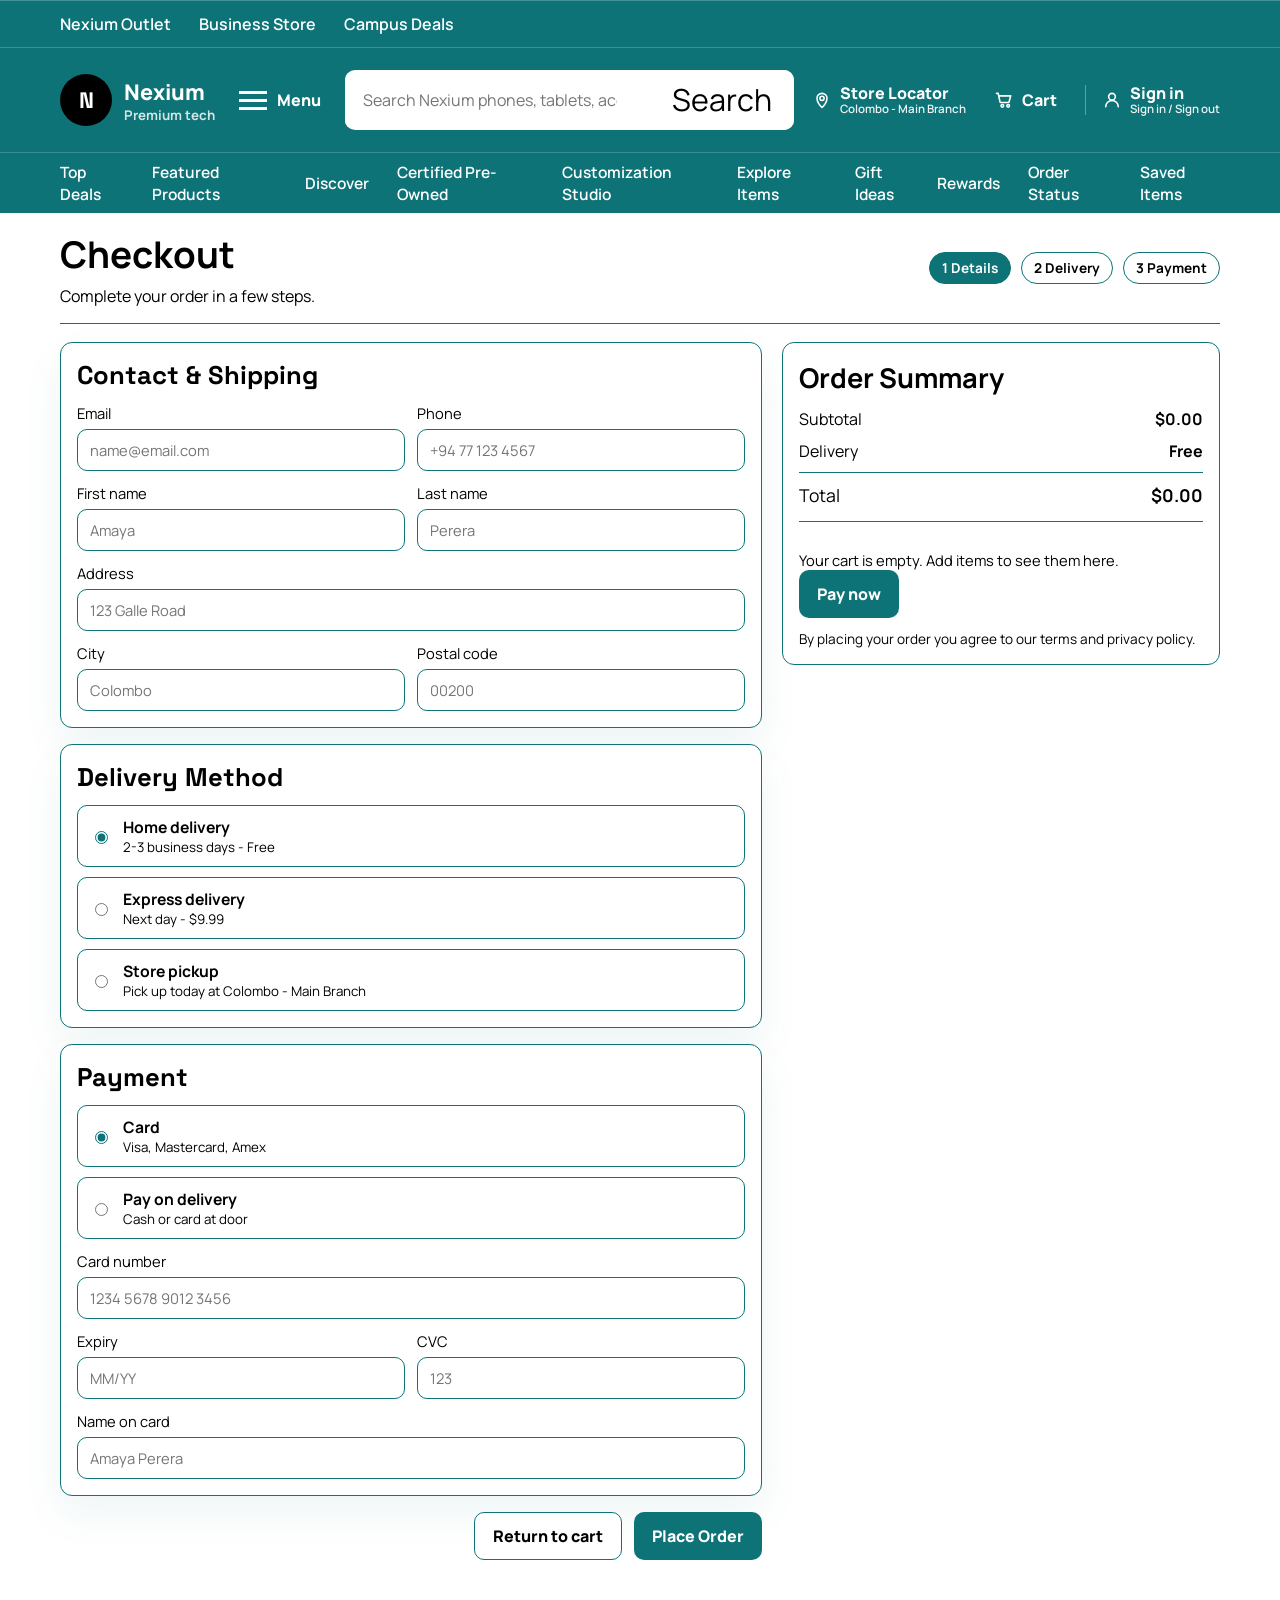
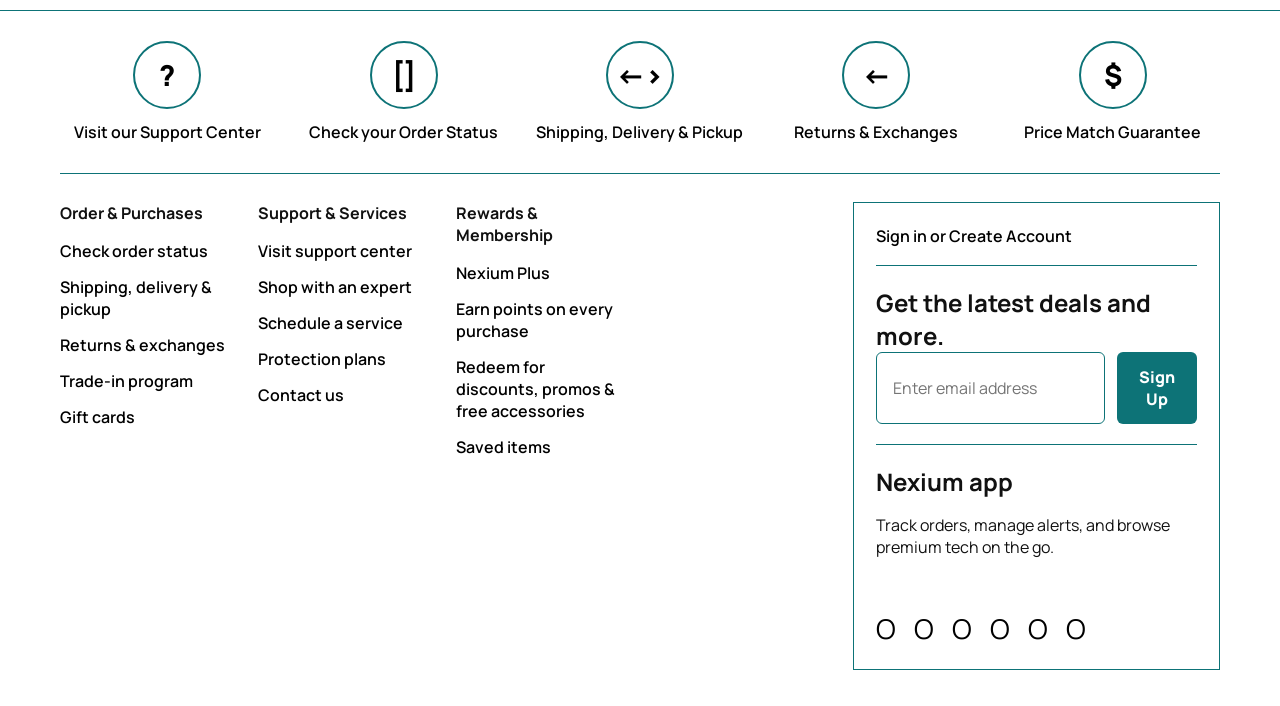
<file: checkout.html>
<!DOCTYPE html>
<html lang="en">
<head>
  <meta charset="UTF-8">
  <meta name="viewport" content="width=device-width, initial-scale=1.0">
  <title>Nexium Checkout | Secure Payment</title>
  <link rel="preconnect" href="https://fonts.googleapis.com">
  <link rel="preconnect" href="https://fonts.gstatic.com" crossorigin>
  <link href="https://fonts.googleapis.com/css2?family=Manrope:wght@400;500;600;700;800&family=Space+Grotesk:wght@500;700&display=swap" rel="stylesheet">
  <link rel="stylesheet" href="styles.css">
</head>
<body class="home-page checkout-page">
  <header class="home-header">
    <div class="home-utility">
      <div class="shell utility-inner">
        <div class="utility-links">
          <a href="#">Nexium Outlet</a>
          <a href="#">Business Store</a>
          <a href="#">Campus Deals</a>
        </div>
      </div>
    </div>

    <div class="home-primary">
      <div class="shell primary-inner">
        <a href="index.html" class="home-logo">
          <span class="brand-mark">N</span>
          <span class="logo-copy">
            <strong>Nexium</strong>
            <small>Premium tech</small>
          </span>
        </a>

        <button class="menu-trigger" type="button">
          <span class="menu-lines"></span>
          <span>Menu</span>
        </button>

        <div class="home-search">
          <input type="search" placeholder="Search Nexium phones, tablets, accessories">
          <button type="button">Search</button>
        </div>

        <div class="quick-actions">
          <a href="store-locator.html" class="quick-action-link" aria-label="Find a store location">
            <span class="quick-icon" aria-hidden="true">
              <svg viewBox="0 0 24 24" role="img" focusable="false">
                <path d="M12 21s6-5.53 6-11a6 6 0 1 0-12 0c0 5.47 6 11 6 11Z"></path>
                <circle cx="12" cy="10" r="2.5"></circle>
              </svg>
            </span>
            <span class="quick-action-copy">
              <span>Store Locator</span>
              <small data-selected-branch>Colombo - Main Branch</small>
            </span>
          </a>
          <a href="cart.html" class="quick-action-link" aria-label="Open cart page">
            <span class="quick-icon" aria-hidden="true">
              <svg viewBox="0 0 24 24" role="img" focusable="false">
                <path d="M3 4h2l2.2 10.2a1 1 0 0 0 1 .8h8.9a1 1 0 0 0 1-.8L20 7H7"></path>
                <circle cx="10" cy="19" r="1.6"></circle>
                <circle cx="17" cy="19" r="1.6"></circle>
              </svg>
            </span>
            <span>Cart</span>
          </a>
        </div>
      </div>
    </div>

    <div class="home-secondary">
      <div class="shell secondary-inner">
        <nav class="secondary-links">
          <a href="index.html#featured-offers">Top Deals</a>
          <a href="index.html#featured-products">Featured Products</a>
          <a href="index.html#advice">Discover</a>
          <a href="index.html#preowned">Certified Pre-Owned</a>
          <a href="customization-studio.html#customization-studio">Customization Studio</a>
          <a href="index.html#catalog">Explore Items</a>
          <a href="index.html#advice">Gift Ideas</a>
        </nav>
        <nav class="secondary-links secondary-links-right">
          <a href="index.html#rewards">Rewards</a>
          <a href="index.html#support">Order Status</a>
          <a href="saved-items.html">Saved Items</a>
        </nav>
      </div>
    </div>
  </header>

  <main class="home-main">
    <section class="shell checkout-section" id="checkout">
      <div class="checkout-header">
        <div>
          <h2>Checkout</h2>
          <p>Complete your order in a few steps.</p>
        </div>
        <div class="checkout-steps" aria-label="Checkout progress">
          <span class="checkout-step is-active">1 Details</span>
          <span class="checkout-step">2 Delivery</span>
          <span class="checkout-step">3 Payment</span>
        </div>
      </div>

      <div class="checkout-layout">
        <form class="checkout-form" autocomplete="on">
          <article class="checkout-card">
            <h3>Contact & Shipping</h3>
            <div class="checkout-grid">
              <label class="checkout-field">
                <span>Email</span>
                <input type="email" placeholder="name@email.com" required>
              </label>
              <label class="checkout-field">
                <span>Phone</span>
                <input type="tel" placeholder="+94 77 123 4567" required>
              </label>
              <label class="checkout-field">
                <span>First name</span>
                <input type="text" placeholder="Amaya" required>
              </label>
              <label class="checkout-field">
                <span>Last name</span>
                <input type="text" placeholder="Perera" required>
              </label>
              <label class="checkout-field checkout-field-full">
                <span>Address</span>
                <input type="text" placeholder="123 Galle Road" required>
              </label>
              <label class="checkout-field">
                <span>City</span>
                <input type="text" placeholder="Colombo" required>
              </label>
              <label class="checkout-field">
                <span>Postal code</span>
                <input type="text" placeholder="00200" required>
              </label>
            </div>
          </article>

          <article class="checkout-card">
            <h3>Delivery Method</h3>
            <div class="checkout-options">
              <label class="checkout-option">
                <input type="radio" name="delivery" checked>
                <span>
                  <strong>Home delivery</strong>
                  <small>2-3 business days - Free</small>
                </span>
              </label>
              <label class="checkout-option">
                <input type="radio" name="delivery">
                <span>
                  <strong>Express delivery</strong>
                  <small>Next day - $9.99</small>
                </span>
              </label>
              <label class="checkout-option">
                <input type="radio" name="delivery">
                <span>
                  <strong>Store pickup</strong>
                  <small>Pick up today at Colombo - Main Branch</small>
                </span>
              </label>
            </div>
          </article>

          <article class="checkout-card">
            <h3>Payment</h3>
            <div class="checkout-options checkout-options-compact">
              <label class="checkout-option">
                <input type="radio" name="payment" checked>
                <span>
                  <strong>Card</strong>
                  <small>Visa, Mastercard, Amex</small>
                </span>
              </label>
              <label class="checkout-option">
                <input type="radio" name="payment">
                <span>
                  <strong>Pay on delivery</strong>
                  <small>Cash or card at door</small>
                </span>
              </label>
            </div>
            <div class="checkout-grid checkout-payment-grid">
              <label class="checkout-field checkout-field-full">
                <span>Card number</span>
                <input type="text" placeholder="1234 5678 9012 3456" required>
              </label>
              <label class="checkout-field">
                <span>Expiry</span>
                <input type="text" placeholder="MM/YY" required>
              </label>
              <label class="checkout-field">
                <span>CVC</span>
                <input type="text" placeholder="123" required>
              </label>
              <label class="checkout-field checkout-field-full">
                <span>Name on card</span>
                <input type="text" placeholder="Amaya Perera" required>
              </label>
            </div>
          </article>

          <div class="checkout-actions">
            <a class="checkout-secondary" href="cart.html">Return to cart</a>
            <button type="submit" class="checkout-primary">Place Order</button>
          </div>
        </form>

        <aside class="checkout-summary">
          <h3>Order Summary</h3>
          <div class="checkout-summary-row">
            <span>Subtotal</span>
            <strong data-checkout-subtotal>$0.00</strong>
          </div>
          <div class="checkout-summary-row">
            <span>Delivery</span>
            <strong>Free</strong>
          </div>
          <div class="checkout-summary-row checkout-summary-total">
            <span>Total</span>
            <strong data-checkout-total>$0.00</strong>
          </div>
          <div class="checkout-summary-items" data-checkout-items></div>
          <p class="checkout-summary-empty" data-checkout-empty hidden>Your cart is empty. Add items to see them here.</p>
          <button type="button" class="checkout-primary" data-checkout-pay>Pay now</button>
          <p class="checkout-summary-note">By placing your order you agree to our terms and privacy policy.</p>
        </aside>
      </div>
    </section>
  </main>

  <footer class="home-footer" id="support">
    <div class="shell footer-support-strip">
      <article>
        <div class="support-icon">?</div>
        <a href="#">Visit our Support Center</a>
      </article>
      <article>
        <div class="support-icon">[]</div>
        <a href="#">Check your Order Status</a>
      </article>
      <article>
        <div class="support-icon"><-></div>
        <a href="#">Shipping, Delivery & Pickup</a>
      </article>
      <article>
        <div class="support-icon"><-</div>
        <a href="#">Returns & Exchanges</a>
      </article>
      <article>
        <div class="support-icon">$</div>
        <a href="#">Price Match Guarantee</a>
      </article>
    </div>

    <div class="shell footer-columns">
      <div class="footer-links-grid">
        <div>
          <h3>Order & Purchases</h3>
          <a href="#">Check order status</a>
          <a href="#">Shipping, delivery & pickup</a>
          <a href="#">Returns & exchanges</a>
          <a href="#">Trade-in program</a>
          <a href="#">Gift cards</a>
        </div>
        <div>
          <h3>Support & Services</h3>
          <a href="#">Visit support center</a>
          <a href="#">Shop with an expert</a>
          <a href="#">Schedule a service</a>
          <a href="#">Protection plans</a>
          <a href="#">Contact us</a>
        </div>
        <div>
          <h3>Rewards & Membership</h3>
          <a href="#">Nexium Plus</a>
          <a href="#">Earn points on every purchase</a>
          <a href="#">Redeem for discounts, promos & free accessories</a>
          <a href="#">Saved items</a>
        </div>
        <!-- <div>
          <h3>About Nexium</h3>
          <a href="docs/project-charter.md">Project Charter</a>
          <a href="docs/solution-architecture.md">Solution Architecture</a>
          <a href="docs/release-plan.md">Release Plan</a>
          <a href="docs/ui-ux-design-specification.md">UI/UX Specification</a>
          <a href="#">Corporate responsibility</a>
        </div> -->
      </div>

      <aside class="footer-panel">
        <a class="signin-link" href="#">Sign in or Create Account</a>
        <div class="footer-panel-block">
          <h3>Get the latest deals and more.</h3>
          <div class="signup-row">
            <input type="email" placeholder="Enter email address">
            <button type="button">Sign Up</button>
          </div>
        </div>
        <div class="footer-panel-block">
          <h3>Nexium app</h3>
          <p>Track orders, manage alerts, and browse premium tech on the go.</p>
        </div>
        <div class="social-row">
          <span>O</span>
          <span>O</span>
          <span>O</span>
          <span>O</span>
          <span>O</span>
          <span>O</span>
        </div>
      </aside>
    </div>
  </footer>

  <script src="script.js"></script>
</body>
</html>
</file>
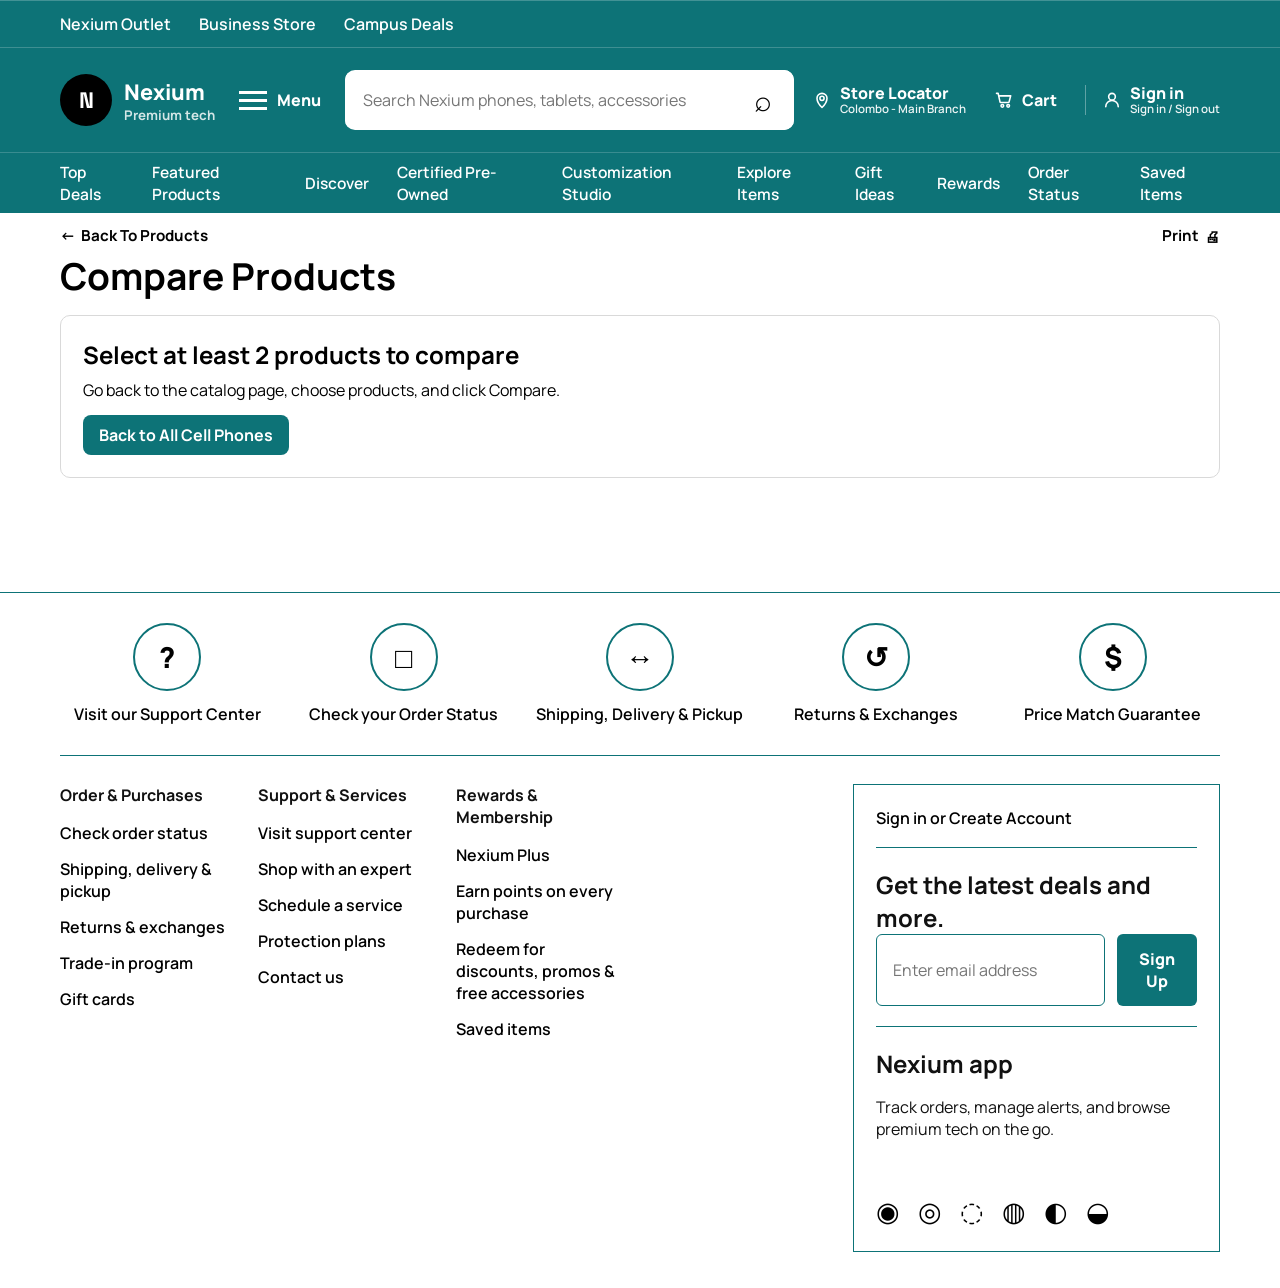
<file: compare-products.html>
<!DOCTYPE html>
<html lang="en">
<head>
  <meta charset="UTF-8">
  <meta name="viewport" content="width=device-width, initial-scale=1.0">
  <title>Compare Products | Nexium</title>
  <link rel="preconnect" href="https://fonts.googleapis.com">
  <link rel="preconnect" href="https://fonts.gstatic.com" crossorigin>
  <link href="https://fonts.googleapis.com/css2?family=Manrope:wght@400;500;600;700;800&family=Space+Grotesk:wght@500;700&display=swap" rel="stylesheet">
  <link rel="stylesheet" href="styles.css">
  <link rel="stylesheet" href="compare-products.css">
</head>
<body class="home-page compare-page">
  <header class="home-header">
    <div class="home-utility">
      <div class="shell utility-inner">
        <div class="utility-links">
          <a href="#">Nexium Outlet</a>
          <a href="#">Business Store</a>
          <a href="#">Campus Deals</a>
        </div>
      </div>
    </div>

    <div class="home-primary">
      <div class="shell primary-inner">
        <a href="index.html" class="home-logo">
          <span class="brand-mark">N</span>
          <span class="logo-copy">
            <strong>Nexium</strong>
            <small>Premium tech</small>
          </span>
        </a>

        <button class="menu-trigger" type="button">
          <span class="menu-lines"></span>
          <span>Menu</span>
        </button>

        <div class="home-search">
          <input type="search" placeholder="Search Nexium phones, tablets, accessories">
          <button type="button">⌕</button>
        </div>

        <div class="quick-actions">
          <a href="store-locator.html" class="quick-action-link" aria-label="Find a store location">
            <span class="quick-icon" aria-hidden="true">
              <svg viewBox="0 0 24 24" role="img" focusable="false">
                <path d="M12 21s6-5.53 6-11a6 6 0 1 0-12 0c0 5.47 6 11 6 11Z"></path>
                <circle cx="12" cy="10" r="2.5"></circle>
              </svg>
            </span>
            <span class="quick-action-copy">
              <span>Store Locator</span>
              <small data-selected-branch>Colombo - Main Branch</small>
            </span>
          </a>
          <a href="cart.html" class="quick-action-link" aria-label="Open cart page">
            <span class="quick-icon" aria-hidden="true">
              <svg viewBox="0 0 24 24" role="img" focusable="false">
                <path d="M3 4h2l2.2 10.2a1 1 0 0 0 1 .8h8.9a1 1 0 0 0 1-.8L20 7H7"></path>
                <circle cx="10" cy="19" r="1.6"></circle>
                <circle cx="17" cy="19" r="1.6"></circle>
              </svg>
            </span>
            <span>Cart</span>
          </a>
        </div>
      </div>
    </div>

    <div class="home-secondary">
      <div class="shell secondary-inner">
        <nav class="secondary-links">
          <a href="index.html#featured-offers">Top Deals</a>
          <a href="index.html#featured-products">Featured Products</a>
          <a href="index.html#advice">Discover</a>
          <a href="index.html#preowned">Certified Pre-Owned</a>
          <a href="customization-studio.html#customization-studio">Customization Studio</a>
          <a href="index.html#catalog">Explore Items</a>
          <a href="index.html#advice">Gift Ideas</a>
        </nav>
        <nav class="secondary-links secondary-links-right">
          <a href="index.html#rewards">Rewards</a>
          <a href="index.html#support">Order Status</a>
          <a href="saved-items.html">Saved Items</a>
        </nav>
      </div>
    </div>
  </header>

  <main class="home-main compare-main">
    <section class="compare-shell">
      <div class="compare-title-row">
        <a href="all-cell-phones.html" class="back-link">Back To Products</a>
        <button type="button" class="print-link" id="printCompareButton">Print</button>
      </div>

      <h1>Compare Products</h1>

      <div id="comparePageEmptyState" class="compare-empty is-hidden" role="status" aria-live="polite">
        <h2>Select at least 2 products to compare</h2>
        <p>Go back to the catalog page, choose products, and click Compare.</p>
        <a href="all-cell-phones.html" class="back-to-catalog">Back to All Cell Phones</a>
      </div>

      <section id="compareContent" class="compare-content">
        <div id="compareGridSpacer" style="display: none;"></div>
        <div class="compare-products-grid" id="compareProductsGrid" aria-label="Compared products"></div>

        <section class="compare-section" data-section>
          <button type="button" class="section-toggle" data-toggle-section="specsPanel" aria-expanded="true">
            <span>All Specs</span>
            <span class="section-caret" aria-hidden="true"></span>
          </button>

          <div class="section-panel" id="specsPanel">
            <label class="difference-toggle" for="highlightDifferences">
              <input type="checkbox" id="highlightDifferences">
              <span>Highlight differences</span>
            </label>

            <div class="subheading-row">
              <h2>Key Specs</h2>
              <span>What do the dashes mean?</span>
            </div>

            <div id="specRows" class="spec-rows"></div>

            <div class="spec-actions">
              <button type="button" id="toggleMoreSpecsButton">Show More Specs</button>
            </div>
          </div>
        </section>

        <section class="compare-section" data-section>
          <button type="button" class="section-toggle" data-toggle-section="reviewsPanel" aria-expanded="true">
            <span>Reviews &amp; Ratings</span>
            <span class="section-caret" aria-hidden="true"></span>
          </button>

          <div class="section-panel" id="reviewsPanel">
            <div class="metric-label">Customer Ratings</div>
            <div id="ratingsGrid" class="metric-grid"></div>

            <div class="metric-label">Customer Images</div>
            <div id="imagesGrid" class="metric-grid images-grid"></div>

            <div class="metric-label">What People Are Saying</div>
            <div id="prosGrid" class="metric-grid"></div>

            <div class="metric-label">Cons</div>
            <div id="consGrid" class="metric-grid"></div>
          </div>
        </section>

        <section class="compare-section" data-section>
          <button type="button" class="section-toggle" data-toggle-section="availabilityPanel" aria-expanded="true">
            <span>Availability</span>
            <span class="section-caret" aria-hidden="true"></span>
          </button>

          <div class="section-panel" id="availabilityPanel">
            <div id="availabilityGrid" class="metric-grid availability-grid"></div>
          </div>
        </section>
      </section>
    </section>
  </main>

  <footer class="home-footer" id="support">
    <div class="shell footer-support-strip">
      <article>
        <div class="support-icon">?</div>
        <a href="#">Visit our Support Center</a>
      </article>
      <article>
        <div class="support-icon">□</div>
        <a href="#">Check your Order Status</a>
      </article>
      <article>
        <div class="support-icon">↔</div>
        <a href="#">Shipping, Delivery & Pickup</a>
      </article>
      <article>
        <div class="support-icon">↺</div>
        <a href="#">Returns & Exchanges</a>
      </article>
      <article>
        <div class="support-icon">$</div>
        <a href="#">Price Match Guarantee</a>
      </article>
    </div>

    <div class="shell footer-columns">
      <div class="footer-links-grid">
        <div>
          <h3>Order & Purchases</h3>
          <a href="#">Check order status</a>
          <a href="#">Shipping, delivery & pickup</a>
          <a href="#">Returns & exchanges</a>
          <a href="#">Trade-in program</a>
          <a href="#">Gift cards</a>
        </div>
        <div>
          <h3>Support & Services</h3>
          <a href="#">Visit support center</a>
          <a href="#">Shop with an expert</a>
          <a href="#">Schedule a service</a>
          <a href="#">Protection plans</a>
          <a href="#">Contact us</a>
        </div>
        <div>
          <h3>Rewards & Membership</h3>
          <a href="#">Nexium Plus</a>
          <a href="#">Earn points on every purchase</a>
          <a href="#">Redeem for discounts, promos & free accessories</a>
          <a href="#">Saved items</a>
        </div>
        <!-- <div>
          <h3>About Nexium</h3>
          <a href="docs/project-charter.md">Project Charter</a>
          <a href="docs/solution-architecture.md">Solution Architecture</a>
          <a href="docs/release-plan.md">Release Plan</a>
          <a href="docs/ui-ux-design-specification.md">UI/UX Specification</a>
          <a href="#">Corporate responsibility</a>
        </div> -->
      </div>

      <aside class="footer-panel">
        <a class="signin-link" href="#">Sign in or Create Account</a>
        <div class="footer-panel-block">
          <h3>Get the latest deals and more.</h3>
          <div class="signup-row">
            <input type="email" placeholder="Enter email address">
            <button type="button">Sign Up</button>
          </div>
        </div>
        <div class="footer-panel-block">
          <h3>Nexium app</h3>
          <p>Track orders, manage alerts, and browse premium tech on the go.</p>
        </div>
        <div class="social-row">
          <span>◉</span>
          <span>◎</span>
          <span>◌</span>
          <span>◍</span>
          <span>◐</span>
          <span>◒</span>
        </div>
      </aside>
    </div>
  </footer>

  <script src="script.js"></script>
  <script src="compare-products.js"></script>
</body>
</html>
</file>
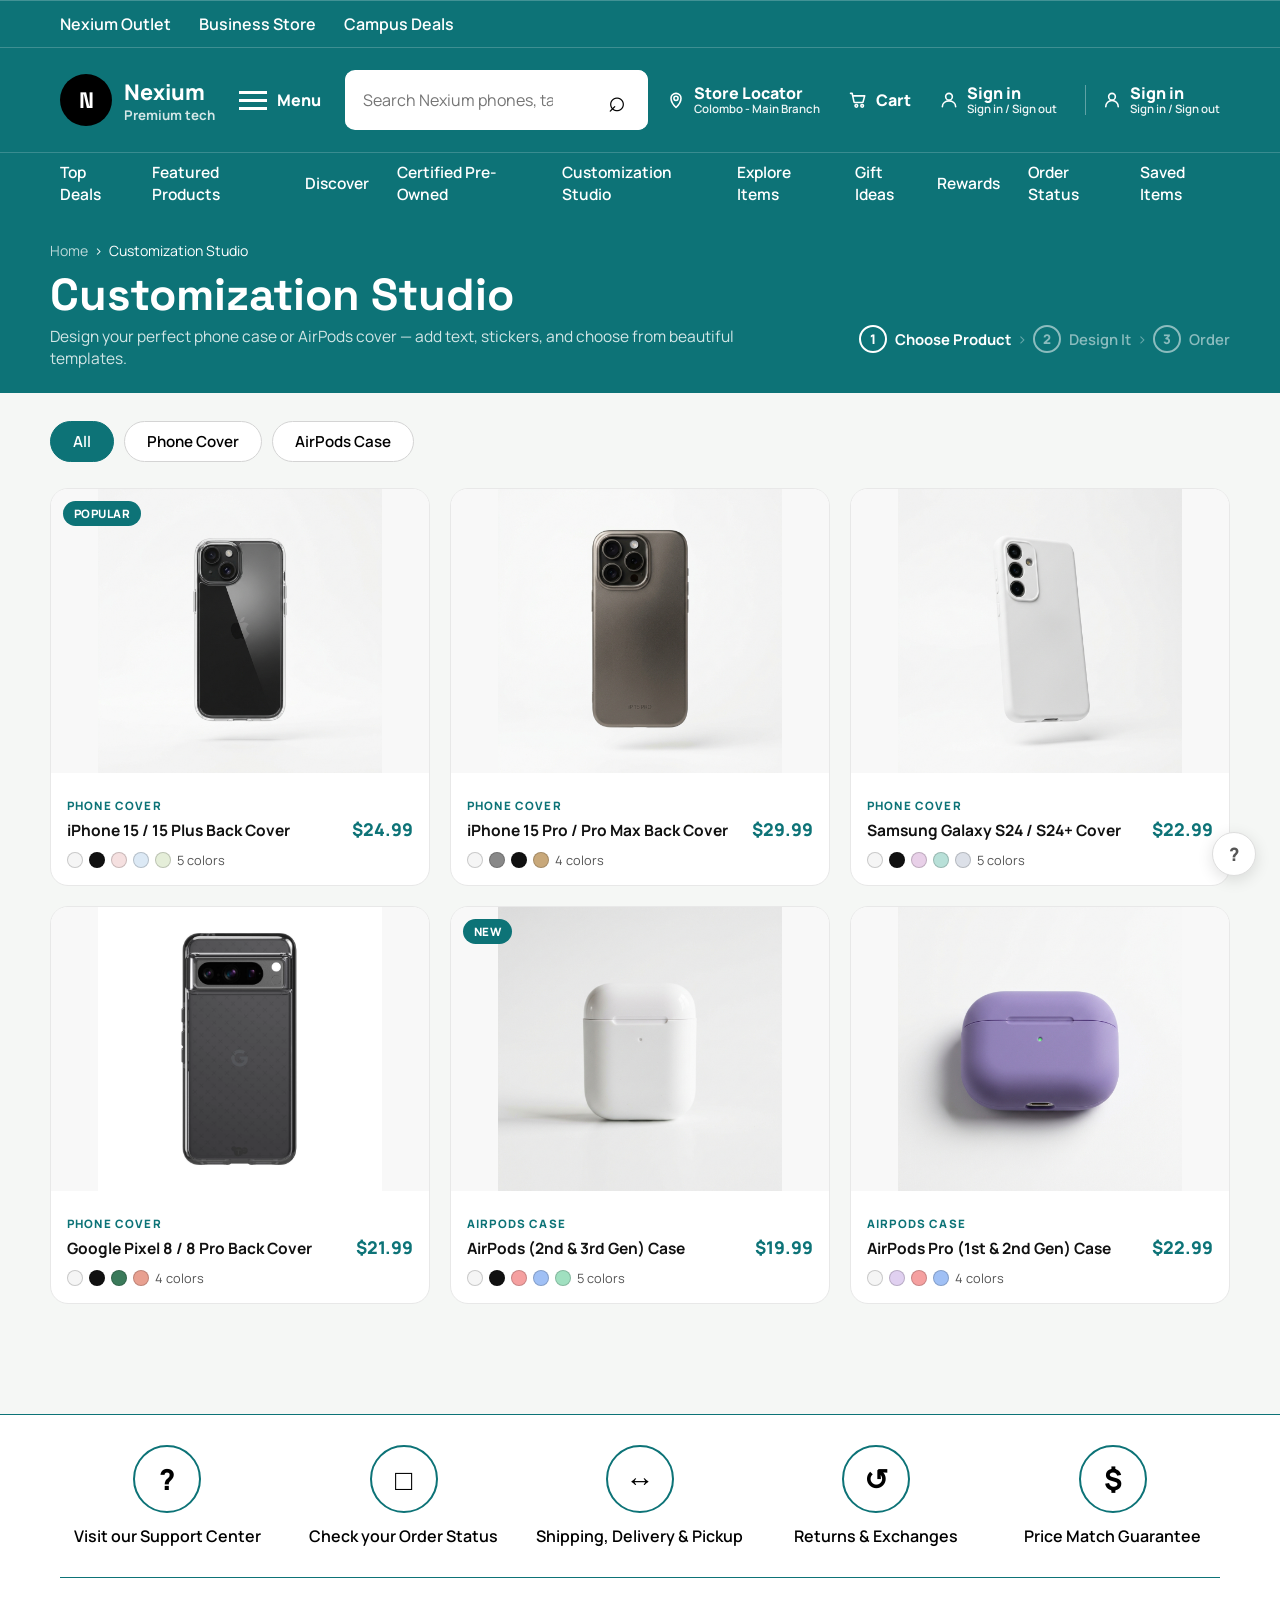
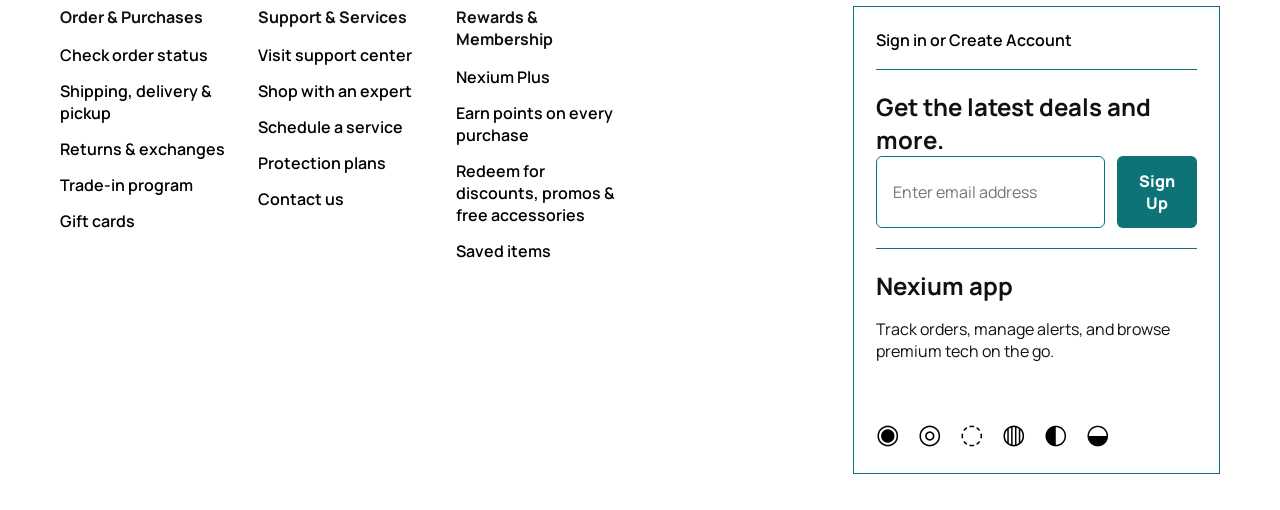
<file: customization-studio.html>
<!DOCTYPE html>
<html lang="en">
<head>
  <meta charset="UTF-8">
  <meta name="viewport" content="width=device-width, initial-scale=1.0">
  <title>Nexium | Customization Studio</title>
  <meta name="description" content="Design your perfect phone case or AirPods cover at the Nexium Customization Studio. Add text, stickers, and choose from beautiful templates.">
  <link rel="preconnect" href="https://fonts.googleapis.com">
  <link rel="preconnect" href="https://fonts.gstatic.com" crossorigin>
  <link href="https://fonts.googleapis.com/css2?family=Manrope:wght@400;500;600;700;800&family=Space+Grotesk:wght@500;700&display=swap" rel="stylesheet">
  <link rel="stylesheet" href="styles.css">
  <link rel="stylesheet" href="all-cell-phones.css">
  <style>
    /* ─── Page-level overrides ─── */
    body.customization-page {
      background: #f5f7f5;
    }

    /* ─── Hero banner ─── */
    .cs-hero {
      background: #0d7377;
      padding: 28px 0 24px;
    }
    .cs-hero-inner {
      display: flex;
      align-items: flex-end;
      justify-content: space-between;
      gap: 24px;
    }
    .cs-breadcrumb {
      display: flex;
      align-items: center;
      gap: 6px;
      color: rgba(255,255,255,0.72);
      font-size: 0.88rem;
      margin-bottom: 10px;
    }
    .cs-breadcrumb a { color: rgba(255,255,255,0.72); }
    .cs-breadcrumb a:hover { color: #fff; }
    .cs-breadcrumb span { color: #fff; }
    .cs-hero h1 {
      margin: 0 0 6px;
      font-family: "Space Grotesk", sans-serif;
      font-size: clamp(2rem, 3.5vw, 2.8rem);
      color: #fff;
      line-height: 1.1;
    }
    .cs-hero p {
      margin: 0;
      color: rgba(255,255,255,0.82);
      font-size: 0.97rem;
    }

    /* ─── Step indicator ─── */
    .cs-steps {
      display: flex;
      align-items: center;
      gap: 4px;
      white-space: nowrap;
      flex-shrink: 0;
    }
    .cs-step {
      display: flex;
      align-items: center;
      gap: 8px;
      color: rgba(255,255,255,0.52);
      font-size: 0.93rem;
      font-weight: 600;
    }
    .cs-step.is-done { color: #fff; }
    .cs-step.is-active { color: #fff; font-weight: 700; }
    .cs-step-num {
      width: 28px;
      height: 28px;
      border-radius: 50%;
      border: 2px solid currentColor;
      display: flex;
      align-items: center;
      justify-content: center;
      font-size: 0.83rem;
      font-weight: 800;
      flex-shrink: 0;
    }
    .cs-step.is-done .cs-step-num {
      background: #fff;
      color: #0d7377;
      border-color: #fff;
    }
    .cs-step.is-active .cs-step-num {
      border-color: #fff;
    }
    .cs-step-arrow {
      color: rgba(255,255,255,0.38);
      font-size: 1rem;
      margin: 0 2px;
    }

    /* ─── Main content area ─── */
    .cs-main {
      padding: 28px 0 60px;
    }
    .cs-shell {
      width: min(1180px, calc(100vw - 48px));
      margin: 0 auto;
    }

    /* ════════════════════════════
       VIEW 1 — Product selection
    ════════════════════════════ */
    #view-select { display: block; }
    #view-design { display: none; }

    /* Filter tabs */
    .cs-filter-tabs {
      display: flex;
      gap: 10px;
      margin-bottom: 26px;
    }
    .cs-tab {
      border: 1.5px solid #d4d4d4;
      border-radius: 999px;
      padding: 9px 22px;
      background: #fff;
      color: #000;
      font-weight: 600;
      font-size: 0.95rem;
      cursor: pointer;
      transition: all 0.18s ease;
    }
    .cs-tab:hover { border-color: #0d7377; }
    .cs-tab.is-active {
      background: #0d7377;
      border-color: #0d7377;
      color: #fff;
    }

    /* Product grid */
    .cs-product-grid {
      display: grid;
      grid-template-columns: repeat(3, 1fr);
      gap: 20px;
    }
    .cs-product-card {
      background: #fff;
      border: 1.5px solid #e8e8e8;
      border-radius: 18px;
      overflow: hidden;
      cursor: pointer;
      transition: box-shadow 0.2s ease, transform 0.2s ease, border-color 0.2s ease;
      position: relative;
    }
    .cs-product-card:hover {
      box-shadow: 0 12px 40px rgba(13,115,119,0.14);
      transform: translateY(-2px);
      border-color: #0d7377;
    }
    .cs-product-card.is-hidden { display: none; }

    /* Card image area */
    .cs-card-img {
      width: 100%;
      aspect-ratio: 4/3;
      object-fit: cover;
      display: block;
      background: #f0f0f0;
    }
    .cs-card-img-placeholder {
      width: 100%;
      aspect-ratio: 4/3;
      background: linear-gradient(135deg, #e8eded, #c8d8d9);
      display: flex;
      align-items: center;
      justify-content: center;
      font-size: 3.5rem;
    }

    /* Real product images */
    .cs-card-img {
      width: 100%;
      aspect-ratio: 4/3;
      object-fit: contain;
      background: #f8f8f8;
      display: block;
    }

    /* Badge top-left */
    .cs-card-badge {
      position: absolute;
      top: 12px;
      left: 12px;
      background: #0d7377;
      color: #fff;
      font-size: 0.72rem;
      font-weight: 800;
      padding: 5px 11px;
      border-radius: 999px;
      text-transform: uppercase;
      letter-spacing: 0.04em;
    }
    .cs-card-badge.new { background: #0d7377; }

    /* Customize hover button */
    .cs-customize-btn {
      position: absolute;
      bottom: 130px;
      right: 14px;
      background: rgba(255,255,255,0.95);
      border: 1px solid #e0e0e0;
      border-radius: 999px;
      padding: 7px 14px;
      font-size: 0.82rem;
      font-weight: 700;
      color: #111;
      display: flex;
      align-items: center;
      gap: 5px;
      opacity: 0;
      pointer-events: none;
      transition: opacity 0.18s ease;
      box-shadow: 0 4px 14px rgba(0,0,0,0.12);
    }
    .cs-product-card:hover .cs-customize-btn {
      opacity: 1;
      pointer-events: auto;
    }

    /* Card body */
    .cs-card-body {
      padding: 14px 16px 16px;
    }
    .cs-card-label {
      font-size: 0.72rem;
      font-weight: 800;
      text-transform: uppercase;
      letter-spacing: 0.1em;
      color: #0d7377;
      margin-bottom: 4px;
    }
    .cs-card-row {
      display: flex;
      align-items: baseline;
      justify-content: space-between;
      gap: 8px;
    }
    .cs-card-name {
      font-size: 0.97rem;
      font-weight: 700;
      color: #111;
      line-height: 1.3;
    }
    .cs-card-price {
      font-size: 1.1rem;
      font-weight: 800;
      color: #0d7377;
      white-space: nowrap;
    }
    .cs-card-swatches {
      display: flex;
      align-items: center;
      gap: 6px;
      margin-top: 10px;
    }
    .cs-swatch {
      width: 16px;
      height: 16px;
      border-radius: 50%;
      border: 1.5px solid rgba(0,0,0,0.18);
      display: inline-block;
      flex-shrink: 0;
    }
    .cs-swatch-count {
      font-size: 0.8rem;
      color: #555;
    }


    /* ════════════════════════════
       VIEW 2 — Design Studio
    ════════════════════════════ */
    .cs-studio-layout {
      display: grid;
      grid-template-columns: 260px 1fr 300px;
      gap: 18px;
      align-items: start;
    }

    /* ── Sidebar ── */
    .cs-sidebar {
      background: #fff;
      border: 1px solid #e4e4e4;
      border-radius: 18px;
      overflow: hidden;
    }
    .cs-sidebar-tabs {
      display: grid;
      grid-template-columns: repeat(4, 1fr);
      border-bottom: 1px solid #eee;
    }
    .cs-sidebar-tab {
      display: flex;
      flex-direction: column;
      align-items: center;
      gap: 3px;
      padding: 12px 4px;
      border: 0;
      background: transparent;
      cursor: pointer;
      font-size: 0.72rem;
      font-weight: 600;
      color: #777;
      border-bottom: 2px solid transparent;
      transition: color 0.15s, border-color 0.15s;
    }
    .cs-sidebar-tab .tab-icon {
      font-size: 1.2rem;
      line-height: 1;
    }
    .cs-sidebar-tab.is-active {
      color: #0d7377;
      border-bottom-color: #0d7377;
    }
    .cs-sidebar-tab:hover:not(.is-active) { color: #333; }

    .cs-sidebar-body { padding: 16px; }
    .cs-sidebar-description {
      font-size: 0.84rem;
      color: #666;
      margin: 0 0 14px;
      line-height: 1.5;
    }

    /* Template list */
    .cs-template-list { display: grid; gap: 4px; }
    .cs-template-item {
      display: flex;
      align-items: center;
      gap: 12px;
      padding: 10px 12px;
      border-radius: 12px;
      cursor: pointer;
      transition: background 0.15s;
      border: 1.5px solid transparent;
    }
    .cs-template-item:hover { background: #f5f5f5; }
    .cs-template-item.is-active {
      background: rgba(13,115,119,0.07);
      border-color: #0d7377;
    }
    .cs-template-thumb {
      width: 40px;
      height: 52px;
      border-radius: 8px;
      flex-shrink: 0;
      display: flex;
      align-items: center;
      justify-content: center;
      font-size: 1.2rem;
    }
    .cs-template-info { flex: 1; min-width: 0; }
    .cs-template-name {
      font-weight: 700;
      font-size: 0.92rem;
      color: #111;
    }
    .cs-template-count {
      font-size: 0.78rem;
      color: #888;
    }

    /* Canvas bg colors */
    .cs-bg-label {
      font-size: 0.8rem;
      font-weight: 700;
      color: #555;
      margin: 16px 0 8px;
    }
    .cs-bg-swatches {
      display: flex;
      flex-wrap: wrap;
      gap: 7px;
    }
    .cs-bg-swatch {
      width: 28px;
      height: 28px;
      border-radius: 50%;
      border: 2px solid transparent;
      cursor: pointer;
      transition: transform 0.15s, border-color 0.15s;
    }
    .cs-bg-swatch:hover { transform: scale(1.15); }
    .cs-bg-swatch.is-active { border-color: #0d7377; }

    /* Text tab */
    .cs-text-field { margin-bottom: 14px; }
    .cs-text-field label {
      display: block;
      font-size: 0.8rem;
      font-weight: 700;
      color: #555;
      margin-bottom: 5px;
    }
    .cs-text-field input[type="text"],
    .cs-text-field select {
      width: 100%;
      padding: 9px 12px;
      border: 1.5px solid #ddd;
      border-radius: 10px;
      font: inherit;
      font-size: 0.9rem;
      outline: none;
      transition: border-color 0.15s;
    }
    .cs-text-field input:focus,
    .cs-text-field select:focus { border-color: #0d7377; }

    /* Stickers tab */
    .cs-sticker-grid {
      display: grid;
      grid-template-columns: repeat(4, 1fr);
      gap: 8px;
    }
    .cs-sticker-btn {
      aspect-ratio: 1;
      border: 1.5px solid #eee;
      border-radius: 10px;
      background: #fafafa;
      font-size: 1.5rem;
      cursor: pointer;
      display: flex;
      align-items: center;
      justify-content: center;
      transition: all 0.15s;
    }
    .cs-sticker-btn:hover {
      background: #f0f8f8;
      border-color: #0d7377;
      transform: scale(1.08);
    }

    /* ── Canvas area ── */
    .cs-canvas-panel {
      background: #fff;
      border: 1px solid #e4e4e4;
      border-radius: 18px;
      padding: 20px;
    }
    .cs-canvas-header {
      display: flex;
      align-items: center;
      justify-content: space-between;
      gap: 14px;
      margin-bottom: 16px;
    }
    .cs-canvas-title {
      font-family: "Space Grotesk", sans-serif;
      font-size: 1.3rem;
      font-weight: 700;
      color: #111;
    }
    .cs-canvas-subtitle {
      font-size: 0.82rem;
      color: #888;
    }
    .cs-color-row {
      display: flex;
      align-items: center;
      gap: 8px;
    }
    .cs-color-dot {
      width: 22px;
      height: 22px;
      border-radius: 50%;
      border: 2px solid transparent;
      cursor: pointer;
      transition: transform 0.15s, border-color 0.15s;
    }
    .cs-color-dot:hover { transform: scale(1.2); }
    .cs-color-dot.is-active { border-color: #0d7377; }
    .cs-color-name {
      font-size: 0.8rem;
      color: #777;
      margin-left: 4px;
    }

    /* Phone canvas */
    .cs-canvas-wrap {
      background: #f3f5f4;
      border-radius: 16px;
      display: flex;
      align-items: center;
      justify-content: center;
      padding: 28px 0;
      min-height: 420px;
      position: relative;
    }
    .cs-phone-svg {
      width: 200px;
      filter: drop-shadow(0 8px 24px rgba(0,0,0,0.16));
    }
    .cs-canvas-placeholder {
      position: absolute;
      inset: 0;
      display: flex;
      flex-direction: column;
      align-items: center;
      justify-content: center;
      gap: 8px;
      pointer-events: none;
    }
    .cs-canvas-placeholder-icon { font-size: 2rem; opacity: 0.35; }
    .cs-canvas-placeholder-text {
      font-size: 0.85rem;
      color: #aaa;
    }

    /* Canvas footer */
    .cs-canvas-footer {
      display: flex;
      align-items: center;
      justify-content: space-between;
      margin-top: 14px;
      padding-top: 12px;
      border-top: 1px solid #eee;
    }
    .cs-canvas-hint {
      font-size: 0.78rem;
      color: #aaa;
      display: flex;
      align-items: center;
      gap: 6px;
    }
    .cs-clear-btn {
      border: 1px solid #ddd;
      border-radius: 999px;
      padding: 6px 16px;
      background: transparent;
      font-size: 0.82rem;
      color: #555;
      cursor: pointer;
      transition: all 0.15s;
      display: flex;
      align-items: center;
      gap: 5px;
    }
    .cs-clear-btn:hover { border-color: #0d7377; color: #0d7377; }
    .cs-elem-count {
      font-size: 0.82rem;
      color: #aaa;
    }

    /* Active Item Controls Buttons */
    .cs-ctrl-btn {
      border: 1px solid #146B6B;
      background: #fff;
      border-radius: 6px;
      padding: 8px;
      font-size: 0.75rem;
      font-weight: 500;
      color: #111;
      cursor: pointer;
      text-align: center;
      transition: background 0.15s;
    }
    .cs-ctrl-btn:hover { background: #f0f8f8; }
    .cs-ctrl-btn.remove { background: #fffafb; border-color: #d1b8b8; color: #a00; }
    .cs-ctrl-btn.remove:hover { background: #ffebeb; }

    /* Back to products */
    .cs-back-link {
      display: inline-flex;
      align-items: center;
      gap: 6px;
      font-size: 0.88rem;
      color: #0d7377;
      font-weight: 700;
      cursor: pointer;
      margin-bottom: 16px;
      border: 0;
      background: none;
      padding: 0;
      text-decoration: none;
    }
    .cs-back-link:hover { opacity: 0.75; }

    /* ── Order summary panel ── */
    .cs-order-panel {
      background: #fff;
      border: 1px solid #e4e4e4;
      border-radius: 18px;
      padding: 20px;
    }
    .cs-order-panel h3 {
      margin: 0 0 16px;
      font-family: "Space Grotesk", sans-serif;
      font-size: 1.15rem;
      font-weight: 700;
      color: #111;
    }
    .cs-order-item {
      display: flex;
      gap: 12px;
      margin-bottom: 16px;
    }
    .cs-order-thumb {
      width: 52px;
      height: 52px;
      border-radius: 10px;
      background: linear-gradient(135deg, #e8eded, #c8d8d9);
      flex-shrink: 0;
      overflow: hidden;
      display: flex;
      align-items: center;
      justify-content: center;
      font-size: 1.4rem;
    }
    .cs-order-thumb img {
      width: 100%;
      height: 100%;
      object-fit: contain;
      background: #f8f8f8;
    }
    .cs-order-item-label {
      font-size: 0.72rem;
      font-weight: 800;
      text-transform: uppercase;
      letter-spacing: 0.09em;
      color: #0d7377;
    }
    .cs-order-item-name {
      font-size: 0.9rem;
      font-weight: 700;
      color: #111;
      line-height: 1.3;
      margin: 3px 0 2px;
    }
    .cs-order-item-color {
      display: flex;
      align-items: center;
      gap: 6px;
      font-size: 0.8rem;
      color: #888;
    }
    .cs-order-item-color-dot {
      width: 12px;
      height: 12px;
      border-radius: 50%;
      border: 1px solid rgba(0,0,0,0.15);
      display: inline-block;
    }

    /* Price breakdown */
    .cs-price-list { margin: 0 0 14px; }
    .cs-price-row {
      display: flex;
      justify-content: space-between;
      align-items: center;
      padding: 8px 0;
      border-bottom: 1px solid #f0f0f0;
      font-size: 0.88rem;
      color: #444;
    }
    .cs-price-row:last-child { border-bottom: 0; }
    .cs-price-row.total {
      font-weight: 800;
      font-size: 0.95rem;
      color: #111;
      padding-top: 12px;
      border-top: 1.5px solid #e4e4e4;
      border-bottom: 0;
      margin-top: 4px;
    }
    .cs-price-free { color: #0d7377; font-weight: 700; }

    /* Quantity */
    .cs-qty-row {
      display: flex;
      align-items: center;
      justify-content: space-between;
      margin-bottom: 16px;
      padding-bottom: 16px;
      border-bottom: 1px solid #f0f0f0;
    }
    .cs-qty-label { font-size: 0.88rem; font-weight: 700; color: #444; }
    .cs-qty-controls {
      display: flex;
      align-items: center;
      gap: 0;
    }
    .cs-qty-btn {
      width: 32px;
      height: 32px;
      border: 1.5px solid #ddd;
      border-radius: 8px;
      background: #fff;
      font-size: 1.1rem;
      cursor: pointer;
      display: flex;
      align-items: center;
      justify-content: center;
      transition: border-color 0.15s;
      color: #333;
    }
    .cs-qty-btn:hover { border-color: #0d7377; }
    .cs-qty-num {
      width: 40px;
      text-align: center;
      font-weight: 800;
      font-size: 1rem;
    }
    .cs-qty-total {
      font-size: 1.35rem;
      font-weight: 800;
      color: #0d7377;
    }

    /* CTA buttons */
    .cs-order-cta {
      display: block;
      width: 100%;
      padding: 14px;
      background: #0d7377;
      color: #fff;
      border: 0;
      border-radius: 12px;
      font-family: inherit;
      font-size: 0.97rem;
      font-weight: 800;
      cursor: pointer;
      transition: opacity 0.18s, transform 0.18s;
      margin-bottom: 10px;
      display: flex;
      align-items: center;
      justify-content: center;
      gap: 8px;
    }
    .cs-order-cta:hover { opacity: 0.9; transform: translateY(-1px); }
    .cs-change-btn {
      display: flex;
      align-items: center;
      justify-content: center;
      gap: 6px;
      width: 100%;
      padding: 12px;
      border: 1.5px solid #ddd;
      border-radius: 12px;
      background: transparent;
      font-family: inherit;
      font-size: 0.88rem;
      font-weight: 700;
      color: #444;
      cursor: pointer;
      transition: border-color 0.15s;
      margin-bottom: 16px;
    }
    .cs-change-btn:hover { border-color: #0d7377; color: #0d7377; }

    /* Benefits list */
    .cs-benefits {
      list-style: none;
      padding: 0;
      margin: 0;
      display: grid;
      gap: 8px;
    }
    .cs-benefits li {
      display: flex;
      align-items: center;
      gap: 8px;
      font-size: 0.83rem;
      color: #555;
    }
    .cs-benefit-icon {
      width: 20px;
      height: 20px;
      border-radius: 50%;
      display: inline-flex;
      align-items: center;
      justify-content: center;
      font-size: 0.7rem;
      flex-shrink: 0;
    }

    /* ── FAQ / help button ── */
    .cs-help-btn {
      position: fixed;
      right: 24px;
      bottom: 24px;
      width: 44px;
      height: 44px;
      border-radius: 50%;
      background: #fff;
      border: 1.5px solid #ddd;
      box-shadow: 0 4px 16px rgba(0,0,0,0.12);
      font-size: 1.15rem;
      font-weight: 800;
      color: #555;
      cursor: pointer;
      display: flex;
      align-items: center;
      justify-content: center;
      z-index: 50;
      transition: box-shadow 0.15s;
    }
    .cs-help-btn:hover { box-shadow: 0 6px 22px rgba(13,115,119,0.2); color: #0d7377; }

    @media (max-width: 1100px) {
      .cs-studio-layout { grid-template-columns: 240px 1fr 280px; }
    }
    @media (max-width: 900px) {
      .cs-product-grid { grid-template-columns: repeat(2, 1fr); }
      .cs-studio-layout { grid-template-columns: 1fr; }
      .cs-hero-inner { flex-direction: column; align-items: flex-start; }
    }
  </style>
</head>
<body class="home-page customization-page">

  <!-- ══════════════ HEADER ══════════════ -->
  <header class="home-header">
    <div class="home-utility">
      <div class="shell utility-inner">
        <div class="utility-links">
          <a href="#">Nexium Outlet</a>
          <a href="#">Business Store</a>
          <a href="#">Campus Deals</a>
        </div>
      </div>
    </div>

    <div class="home-primary">
      <div class="shell primary-inner">
        <a href="index.html" class="home-logo">
          <span class="brand-mark">N</span>
          <span class="logo-copy">
            <strong>Nexium</strong>
            <small>Premium tech</small>
          </span>
        </a>

        <button class="menu-trigger" type="button">
          <span class="menu-lines"></span>
          <span>Menu</span>
        </button>

        <div class="home-search">
          <input type="search" placeholder="Search Nexium phones, tablets, accessories">
          <button type="button">⌕</button>
        </div>

        <div class="quick-actions">
          <a href="store-locator.html" class="quick-action-link" aria-label="Find a store location">
            <span class="quick-icon" aria-hidden="true">
              <svg viewBox="0 0 24 24" role="img" focusable="false">
                <path d="M12 21s6-5.53 6-11a6 6 0 1 0-12 0c0 5.47 6 11 6 11Z"></path>
                <circle cx="12" cy="10" r="2.5"></circle>
              </svg>
            </span>
            <span class="quick-action-copy">
              <span>Store Locator</span>
              <small data-selected-branch>Colombo - Main Branch</small>
            </span>
          </a>
          <a href="cart.html" class="quick-action-link" aria-label="Open cart page">
            <span class="quick-icon" aria-hidden="true">
              <svg viewBox="0 0 24 24" role="img" focusable="false">
                <path d="M3 4h2l2.2 10.2a1 1 0 0 0 1 .8h8.9a1 1 0 0 0 1-.8L20 7H7"></path>
                <circle cx="10" cy="19" r="1.6"></circle>
                <circle cx="17" cy="19" r="1.6"></circle>
              </svg>
            </span>
            <span>Cart</span>
          </a>
          <a href="#" class="quick-action-link" aria-label="Sign in">
            <span class="quick-icon" aria-hidden="true">
              <svg viewBox="0 0 24 24" role="img" focusable="false">
                <circle cx="12" cy="8" r="4"></circle>
                <path d="M4 20c0-4 3.6-7 8-7s8 3 8 7"></path>
              </svg>
            </span>
            <span class="quick-action-copy">
              <span>Sign in</span>
              <small>Sign in / Sign out</small>
            </span>
          </a>
        </div>
      </div>
    </div>

    <div class="home-secondary">
      <div class="shell secondary-inner">
        <nav class="secondary-links">
          <a href="index.html#featured-offers">Top Deals</a>
          <a href="index.html#featured-products">Featured Products</a>
          <a href="index.html#advice">Discover</a>
          <a href="index.html#preowned">Certified Pre-Owned</a>
          <a href="customization-studio.html" class="secondary-link-active">Customization Studio</a>
          <a href="index.html#catalog">Explore Items</a>
          <a href="index.html#advice">Gift Ideas</a>
        </nav>
        <nav class="secondary-links secondary-links-right">
          <a href="index.html#rewards">Rewards</a>
          <a href="index.html#support">Order Status</a>
          <a href="saved-items.html">Saved Items</a>
        </nav>
      </div>
    </div>
  </header>

  <!-- ══════════════ HERO BANNER ══════════════ -->
  <div class="cs-hero" id="customization-studio">
    <div class="cs-shell cs-hero-inner">
      <div>
        <nav class="cs-breadcrumb" aria-label="Breadcrumb">
          <a href="index.html">Home</a>
          <span>›</span>
          <span>Customization Studio</span>
        </nav>
        <h1>Customization Studio</h1>
        <p>Design your perfect phone case or AirPods cover — add text, stickers, and choose from beautiful templates.</p>
      </div>
      <ol class="cs-steps" aria-label="Steps" id="stepIndicator">
        <li class="cs-step is-active" id="step1">
          <span class="cs-step-num">1</span>
          <span>Choose Product</span>
        </li>
        <span class="cs-step-arrow" aria-hidden="true">›</span>
        <li class="cs-step" id="step2">
          <span class="cs-step-num">2</span>
          <span>Design It</span>
        </li>
        <span class="cs-step-arrow" aria-hidden="true">›</span>
        <li class="cs-step" id="step3">
          <span class="cs-step-num">3</span>
          <span>Order</span>
        </li>
      </ol>
    </div>
  </div>

  <!-- ══════════════ MAIN ══════════════ -->
  <main class="cs-main">
    <div class="cs-shell">

      <!-- ════ VIEW 1: Product Selection ════ -->
      <section id="view-select" aria-label="Choose a product to customize">

        <!-- Filter tabs -->
        <nav class="cs-filter-tabs" aria-label="Product type filters" role="tablist">
          <button class="cs-tab is-active" type="button" data-filter="all" role="tab" aria-selected="true" id="tab-all">All</button>
          <button class="cs-tab" type="button" data-filter="phone" role="tab" aria-selected="false" id="tab-phone">Phone Cover</button>
          <button class="cs-tab" type="button" data-filter="airpods" role="tab" aria-selected="false" id="tab-airpods">AirPods Case</button>
        </nav>

        <!-- Product grid -->
        <div class="cs-product-grid" id="csProductGrid">

          <!-- iPhone 15 / 15 Plus Back Cover -->
          <article class="cs-product-card" data-type="phone" data-product="iphone15" tabindex="0" role="button" aria-label="Customize iPhone 15 / 15 Plus Back Cover — $24.99" id="card-iphone15">
            <span class="cs-card-badge">Popular</span>
            <div class="cs-customize-btn" aria-hidden="true">
              <svg width="13" height="13" viewBox="0 0 20 20" fill="none"><path d="M14.7 2.3a1 1 0 0 1 1.4 0l1.6 1.6a1 1 0 0 1 0 1.4L6.5 16.5 3 17l.5-3.5L14.7 2.3Z" stroke="#111" stroke-width="1.5" stroke-linecap="round"></path></svg>
              Customize
            </div>
            <img class="cs-card-img" src="assets/case_iphone15.png" alt="iPhone 15 / 15 Plus Back Cover" loading="lazy">
            <div class="cs-card-body">
              <p class="cs-card-label">Phone Cover</p>
              <div class="cs-card-row">
                <span class="cs-card-name">iPhone 15 / 15 Plus Back Cover</span>
                <span class="cs-card-price">$24.99</span>
              </div>
              <div class="cs-card-swatches">
                <span class="cs-swatch" style="background:#f5f5f5;"></span>
                <span class="cs-swatch" style="background:#111;"></span>
                <span class="cs-swatch" style="background:#f5e0e0;"></span>
                <span class="cs-swatch" style="background:#dce9f5;"></span>
                <span class="cs-swatch" style="background:#e5eed9;"></span>
                <span class="cs-swatch-count">5 colors</span>
              </div>
            </div>
          </article>

          <!-- iPhone 15 Pro / Pro Max Back Cover -->
          <article class="cs-product-card" data-type="phone" data-product="iphone15pro" tabindex="0" role="button" aria-label="Customize iPhone 15 Pro / Pro Max Back Cover — $29.99" id="card-iphone15pro">
            <div class="cs-customize-btn" aria-hidden="true">
              <svg width="13" height="13" viewBox="0 0 20 20" fill="none"><path d="M14.7 2.3a1 1 0 0 1 1.4 0l1.6 1.6a1 1 0 0 1 0 1.4L6.5 16.5 3 17l.5-3.5L14.7 2.3Z" stroke="#111" stroke-width="1.5" stroke-linecap="round"></path></svg>
              Customize
            </div>
            <img class="cs-card-img" src="assets/case_iphone15pro.png" alt="iPhone 15 Pro / Pro Max Back Cover" loading="lazy">
            <div class="cs-card-body">
              <p class="cs-card-label">Phone Cover</p>
              <div class="cs-card-row">
                <span class="cs-card-name">iPhone 15 Pro / Pro Max Back Cover</span>
                <span class="cs-card-price">$29.99</span>
              </div>
              <div class="cs-card-swatches">
                <span class="cs-swatch" style="background:#f5f5f5;"></span>
                <span class="cs-swatch" style="background:#888;"></span>
                <span class="cs-swatch" style="background:#111;"></span>
                <span class="cs-swatch" style="background:#c8a87a;"></span>
                <span class="cs-swatch-count">4 colors</span>
              </div>
            </div>
          </article>

          <!-- Samsung Galaxy S24 Cover -->
          <article class="cs-product-card" data-type="phone" data-product="galaxys24" tabindex="0" role="button" aria-label="Customize Samsung Galaxy S24 / S24+ Cover — $22.99" id="card-galaxys24">
            <div class="cs-customize-btn" aria-hidden="true">
              <svg width="13" height="13" viewBox="0 0 20 20" fill="none"><path d="M14.7 2.3a1 1 0 0 1 1.4 0l1.6 1.6a1 1 0 0 1 0 1.4L6.5 16.5 3 17l.5-3.5L14.7 2.3Z" stroke="#111" stroke-width="1.5" stroke-linecap="round"></path></svg>
              Customize
            </div>
            <img class="cs-card-img" src="assets/case_galaxys24.png" alt="Samsung Galaxy S24 / S24+ Cover" loading="lazy">
            <div class="cs-card-body">
              <p class="cs-card-label">Phone Cover</p>
              <div class="cs-card-row">
                <span class="cs-card-name">Samsung Galaxy S24 / S24+ Cover</span>
                <span class="cs-card-price">$22.99</span>
              </div>
              <div class="cs-card-swatches">
                <span class="cs-swatch" style="background:#f5f5f5;"></span>
                <span class="cs-swatch" style="background:#111;"></span>
                <span class="cs-swatch" style="background:#e8d0e8;"></span>
                <span class="cs-swatch" style="background:#b8e0d8;"></span>
                <span class="cs-swatch" style="background:#dce0e8;"></span>
                <span class="cs-swatch-count">5 colors</span>
              </div>
            </div>
          </article>

          <!-- Google Pixel 8 / 8 Pro -->
          <article class="cs-product-card" data-type="phone" data-product="pixel8" tabindex="0" role="button" aria-label="Customize Google Pixel 8 / 8 Pro Back Cover — $21.99" id="card-pixel8">
            <div class="cs-customize-btn" aria-hidden="true">
              <svg width="13" height="13" viewBox="0 0 20 20" fill="none"><path d="M14.7 2.3a1 1 0 0 1 1.4 0l1.6 1.6a1 1 0 0 1 0 1.4L6.5 16.5 3 17l.5-3.5L14.7 2.3Z" stroke="#111" stroke-width="1.5" stroke-linecap="round"></path></svg>
              Customize
            </div>
            <img class="cs-card-img" src="assets/case_pixel8.webp" alt="Google Pixel 8 / 8 Pro Back Cover" loading="lazy">
            <div class="cs-card-body">
              <p class="cs-card-label">Phone Cover</p>
              <div class="cs-card-row">
                <span class="cs-card-name">Google Pixel 8 / 8 Pro Back Cover</span>
                <span class="cs-card-price">$21.99</span>
              </div>
              <div class="cs-card-swatches">
                <span class="cs-swatch" style="background:#f5f5f5;"></span>
                <span class="cs-swatch" style="background:#111;"></span>
                <span class="cs-swatch" style="background:#3a7a5a;"></span>
                <span class="cs-swatch" style="background:#e8a090;"></span>
                <span class="cs-swatch-count">4 colors</span>
              </div>
            </div>
          </article>

          <!-- AirPods 2nd & 3rd Gen Case -->
          <article class="cs-product-card" data-type="airpods" data-product="airpods23" tabindex="0" role="button" aria-label="Customize AirPods 2nd and 3rd Gen Case — $19.99" id="card-airpods23">
            <span class="cs-card-badge new">New</span>
            <div class="cs-customize-btn" aria-hidden="true">
              <svg width="13" height="13" viewBox="0 0 20 20" fill="none"><path d="M14.7 2.3a1 1 0 0 1 1.4 0l1.6 1.6a1 1 0 0 1 0 1.4L6.5 16.5 3 17l.5-3.5L14.7 2.3Z" stroke="#111" stroke-width="1.5" stroke-linecap="round"></path></svg>
              Customize
            </div>
            <img class="cs-card-img" src="assets/case_airpods23.png" alt="AirPods (2nd &amp; 3rd Gen) Case" loading="lazy">
            <div class="cs-card-body">
              <p class="cs-card-label">AirPods Case</p>
              <div class="cs-card-row">
                <span class="cs-card-name">AirPods (2nd &amp; 3rd Gen) Case</span>
                <span class="cs-card-price">$19.99</span>
              </div>
              <div class="cs-card-swatches">
                <span class="cs-swatch" style="background:#f5f5f5;"></span>
                <span class="cs-swatch" style="background:#111;"></span>
                <span class="cs-swatch" style="background:#f5a0a0;"></span>
                <span class="cs-swatch" style="background:#a0c0f5;"></span>
                <span class="cs-swatch" style="background:#a0e0c0;"></span>
                <span class="cs-swatch-count">5 colors</span>
              </div>
            </div>
          </article>

          <!-- AirPods Pro Case -->
          <article class="cs-product-card" data-type="airpods" data-product="airpodspro" tabindex="0" role="button" aria-label="Customize AirPods Pro 1st and 2nd Gen Case — $22.99" id="card-airpodspro">
            <div class="cs-customize-btn" aria-hidden="true">
              <svg width="13" height="13" viewBox="0 0 20 20" fill="none"><path d="M14.7 2.3a1 1 0 0 1 1.4 0l1.6 1.6a1 1 0 0 1 0 1.4L6.5 16.5 3 17l.5-3.5L14.7 2.3Z" stroke="#111" stroke-width="1.5" stroke-linecap="round"></path></svg>
              Customize
            </div>
            <img class="cs-card-img" src="assets/case_airpodspro.png" alt="AirPods Pro (1st &amp; 2nd Gen) Case" loading="lazy">
            <div class="cs-card-body">
              <p class="cs-card-label">AirPods Case</p>
              <div class="cs-card-row">
                <span class="cs-card-name">AirPods Pro (1st &amp; 2nd Gen) Case</span>
                <span class="cs-card-price">$22.99</span>
              </div>
              <div class="cs-card-swatches">
                <span class="cs-swatch" style="background:#f5f5f5;"></span>
                <span class="cs-swatch" style="background:#e0d0f0;"></span>
                <span class="cs-swatch" style="background:#f5a0a0;"></span>
                <span class="cs-swatch" style="background:#a0c0f5;"></span>
                <span class="cs-swatch-count">4 colors</span>
              </div>
            </div>
          </article>

        </div>
      </section>

      <!-- ════ VIEW 2: Design Studio ════ -->
      <section id="view-design" aria-label="Design your custom case">

        <button class="cs-back-link" id="backToProducts" type="button" aria-label="Back to product selection">
          ‹ Back to products
        </button>

        <div class="cs-studio-layout">

          <!-- ── LEFT: Sidebar tools ── -->
          <aside class="cs-sidebar" aria-label="Design tools">
            <div class="cs-sidebar-tabs" role="tablist" aria-label="Design tool tabs">
              <button class="cs-sidebar-tab is-active" type="button" role="tab" aria-selected="true" data-panel="templates" id="stab-templates">
                <span class="tab-icon">⊞</span>
                Templates
              </button>
              <button class="cs-sidebar-tab" type="button" role="tab" aria-selected="false" data-panel="text" id="stab-text">
                <span class="tab-icon">T</span>
                Text
              </button>
              <button class="cs-sidebar-tab" type="button" role="tab" aria-selected="false" data-panel="stickers" id="stab-stickers">
                <span class="tab-icon">✦</span>
                Stickers
              </button>
              <button class="cs-sidebar-tab" type="button" role="tab" aria-selected="false" data-panel="image" id="stab-image">
                <span class="tab-icon">⊟</span>
                Image
              </button>
            </div>

            <!-- Templates panel -->
            <div class="cs-sidebar-body" id="panel-templates">
              <p class="cs-sidebar-description">Apply a pre-designed template to get started quickly.</p>
              <div class="cs-template-list" role="radiogroup" aria-label="Templates">
                <div class="cs-template-item is-active" data-template="minimal" tabindex="0" role="radio" aria-checked="true" id="tpl-minimal">
                  <div class="cs-template-thumb" style="background:linear-gradient(135deg,#f0e8f8,#d8c8ec);">💜</div>
                  <div class="cs-template-info">
                    <div class="cs-template-name">Minimal</div>
                    <div class="cs-template-count">2 elements</div>
                  </div>
                </div>
                <div class="cs-template-item" data-template="nature" tabindex="0" role="radio" aria-checked="false" id="tpl-nature">
                  <div class="cs-template-thumb" style="background:linear-gradient(135deg,#e8f5e8,#c0d8b8);">🌿</div>
                  <div class="cs-template-info">
                    <div class="cs-template-name">Nature</div>
                    <div class="cs-template-count">4 elements</div>
                  </div>
                </div>
                <div class="cs-template-item" data-template="gaming" tabindex="0" role="radio" aria-checked="false" id="tpl-gaming">
                  <div class="cs-template-thumb" style="background:linear-gradient(135deg,#1a1a2e,#16213e);">🎮</div>
                  <div class="cs-template-info">
                    <div class="cs-template-name">Gaming</div>
                    <div class="cs-template-count">4 elements</div>
                  </div>
                </div>
                <div class="cs-template-item" data-template="love" tabindex="0" role="radio" aria-checked="false" id="tpl-love">
                  <div class="cs-template-thumb" style="background:linear-gradient(135deg,#ffe0e8,#f8b8c8);">❤️</div>
                  <div class="cs-template-info">
                    <div class="cs-template-name">Love</div>
                    <div class="cs-template-count">4 elements</div>
                  </div>
                </div>
                <div class="cs-template-item" data-template="cosmic" tabindex="0" role="radio" aria-checked="false" id="tpl-cosmic">
                  <div class="cs-template-thumb" style="background:linear-gradient(135deg,#0a0a1a,#1a0a2e);">🌌</div>
                  <div class="cs-template-info">
                    <div class="cs-template-name">Cosmic</div>
                    <div class="cs-template-count">5 elements</div>
                  </div>
                </div>
                <div class="cs-template-item" data-template="tropical" tabindex="0" role="radio" aria-checked="false" id="tpl-tropical">
                  <div class="cs-template-thumb" style="background:linear-gradient(135deg,#e8f5d0,#b8e0a0);">🌴</div>
                  <div class="cs-template-info">
                    <div class="cs-template-name">Tropical</div>
                    <div class="cs-template-count">4 elements</div>
                  </div>
                </div>
              </div>

              <div class="cs-bg-label">Canvas background</div>
              <div class="cs-bg-swatches" role="radiogroup" aria-label="Canvas background color">
                <span class="cs-bg-swatch is-active" style="background:#0d7377;" data-bg="#0d7377" title="Teal" tabindex="0"></span>
                <span class="cs-bg-swatch" style="background:#f5e0e8;" data-bg="#f5e0e8" title="Blush" tabindex="0"></span>
                <span class="cs-bg-swatch" style="background:#d8ecd8;" data-bg="#d8ecd8" title="Mint" tabindex="0"></span>
                <span class="cs-bg-swatch" style="background:#e0ece0;" data-bg="#e0ece0" title="Sage" tabindex="0"></span>
                <span class="cs-bg-swatch" style="background:#dce8f5;" data-bg="#dce8f5" title="Sky" tabindex="0"></span>
                <span class="cs-bg-swatch" style="background:#f8f0d8;" data-bg="#f8f0d8" title="Sand" tabindex="0"></span>
                <span class="cs-bg-swatch" style="background:#1a1a2e;" data-bg="#1a1a2e" title="Night" tabindex="0"></span>
                <span class="cs-bg-swatch" style="background:#0d0d0d;" data-bg="#0d0d0d" title="Black" tabindex="0"></span>
              </div>
            </div>

            <!-- Text panel -->
            <div class="cs-sidebar-body" id="panel-text" style="display:none;">
              <p class="cs-sidebar-description">Add a name, phrase, or initials to your design.</p>
              <div class="cs-text-field">
                <label for="studioText">Custom text</label>
                <input type="text" id="studioText" maxlength="28" placeholder="Type text here…" autocomplete="off">
              </div>
              <div class="cs-text-field">
                <label for="studioFont">Font</label>
                <select id="studioFont">
                  <option value="manrope">Manrope</option>
                  <option value="space-grotesk">Space Grotesk</option>
                  <option value="serif">Serif Display</option>
                  <option value="mono">Mono Tech</option>
                </select>
              </div>
              <div class="cs-text-field">
                <label for="studioColor">Text color</label>
                <input type="color" id="studioColor" value="#ffffff" style="width:100%;height:38px;border-radius:10px;border:1.5px solid #ddd;padding:2px 6px;cursor:pointer;">
              </div>
              <div class="cs-text-field">
                <label for="studioSize">Text size</label>
                <input type="range" id="studioSize" min="14" max="52" value="28" style="width:100%;">
              </div>
              <button id="addTextBtn" type="button" style="width:100%; background:#0d7377; color:#fff; border:none; border-radius:10px; padding:10px; font-weight:bold; cursor:pointer; margin-top:10px;">Add Text</button>
            </div>

            <!-- Stickers panel -->
            <div class="cs-sidebar-body" id="panel-stickers" style="display:none;">
              <p class="cs-sidebar-description">Tap a sticker to add it to your design.</p>
              <div class="cs-sticker-grid" role="group" aria-label="Sticker options">
                <button class="cs-sticker-btn" type="button" data-sticker="⭐" aria-label="Star">⭐</button>
                <button class="cs-sticker-btn" type="button" data-sticker="🔥" aria-label="Fire">🔥</button>
                <button class="cs-sticker-btn" type="button" data-sticker="🎧" aria-label="Headphones">🎧</button>
                <button class="cs-sticker-btn" type="button" data-sticker="⚡" aria-label="Lightning">⚡</button>
                <button class="cs-sticker-btn" type="button" data-sticker="🌈" aria-label="Rainbow">🌈</button>
                <button class="cs-sticker-btn" type="button" data-sticker="💎" aria-label="Diamond">💎</button>
                <button class="cs-sticker-btn" type="button" data-sticker="🌙" aria-label="Moon">🌙</button>
                <button class="cs-sticker-btn" type="button" data-sticker="🦋" aria-label="Butterfly">🦋</button>
                <button class="cs-sticker-btn" type="button" data-sticker="🎵" aria-label="Music">🎵</button>
                <button class="cs-sticker-btn" type="button" data-sticker="🌸" aria-label="Flower">🌸</button>
                <button class="cs-sticker-btn" type="button" data-sticker="🚀" aria-label="Rocket">🚀</button>
                <button class="cs-sticker-btn" type="button" data-sticker="💫" aria-label="Sparkle">💫</button>
              </div>
            </div>

            <!-- Image panel -->
            <div class="cs-sidebar-body" id="panel-image" style="display:none;">
              <p class="cs-sidebar-description">Upload a photo or image to place on your case.</p>
              <label style="display:block;background:#f5f5f5;border:2px dashed #ccc;border-radius:12px;padding:28px 16px;text-align:center;cursor:pointer;">
                <input type="file" accept="image/*" style="display:none;" id="studioImageUpload">
                <div style="font-size:2rem;margin-bottom:8px;">🖼️</div>
                <div style="font-size:0.88rem;color:#666;">Click to upload or drag an image here</div>
                <div style="font-size:0.76rem;color:#aaa;margin-top:4px;">PNG, JPG, GIF up to 8MB</div>
              </label>
            </div>
          </aside>

          <!-- ── CENTRE: Canvas ── -->
          <div class="cs-canvas-panel">
            <div class="cs-canvas-header">
              <div>
                <div class="cs-canvas-title" id="canvasProductTitle">iPhone 15 Cover</div>
                <div class="cs-canvas-subtitle" id="canvasProductSubtitle">Phone Cover</div>
              </div>
              <div>
                <div style="font-size:0.78rem;color:#888;margin-bottom:6px;">Color:</div>
                <div class="cs-color-row">
                  <span class="cs-color-dot is-active" style="background:#e8eded;" data-color="Crystal Clear" data-hex="#e8eded" title="Crystal Clear"></span>
                  <span class="cs-color-dot" style="background:#111;" data-color="Midnight Black" data-hex="#111" title="Midnight Black"></span>
                  <span class="cs-color-dot" style="background:#f5e0e0;" data-color="Blush Pink" data-hex="#f5e0e0" title="Blush Pink"></span>
                  <span class="cs-color-dot" style="background:#dce9f5;" data-color="Ocean Blue" data-hex="#dce9f5" title="Ocean Blue"></span>
                  <span class="cs-color-dot" style="background:#e5eed9;" data-color="Fresh Green" data-hex="#e5eed9" title="Fresh Green"></span>
                  <span class="cs-color-name" id="colorName">Crystal Clear</span>
                </div>
              </div>
            </div>

            <!-- Dynamic canvas: phone back cover OR AirPods case -->
            <div class="cs-canvas-wrap" id="designCanvas">

              <!-- ── PHONE BACK COVER SVG ── -->
              <svg id="svgPhone" class="cs-phone-svg" viewBox="0 0 260 520" xmlns="http://www.w3.org/2000/svg" aria-label="Phone back cover design canvas">
                <!-- Case outer rim / frame -->
                <rect x="4" y="4" width="252" height="512" rx="40" ry="40" fill="#222"/>
                <!-- Case back surface (colorable) -->
                <rect x="12" y="12" width="236" height="496" rx="34" ry="34" id="caseColor" fill="#e8eded"/>
                <!-- Subtle surface sheen -->
                <rect x="12" y="12" width="236" height="496" rx="34" ry="34" fill="url(#phoneSheen)" opacity="0.18"/>
                <!-- Camera module housing -->
                <rect x="22" y="22" width="96" height="96" rx="22" ry="22" fill="rgba(0,0,0,0.25)"/>
                <!-- Camera lens 1 (main) -->
                <circle cx="56" cy="56" r="22" fill="#1a1a1a"/>
                <circle cx="56" cy="56" r="17" fill="#2e2e3a"/>
                <circle cx="56" cy="56" r="12" fill="#111"/>
                <circle cx="48" cy="48" r="3.5" fill="rgba(255,255,255,0.22)"/>
                <!-- Camera lens 2 (ultrawide) -->
                <circle cx="96" cy="56" r="16" fill="#1a1a1a"/>
                <circle cx="96" cy="56" r="11" fill="#2e2e3a"/>
                <circle cx="96" cy="56" r="7" fill="#111"/>
                <circle cx="90" cy="50" r="2.5" fill="rgba(255,255,255,0.18)"/>
                <!-- Camera lens 3 (telephoto) -->
                <circle cx="56" cy="96" r="16" fill="#1a1a1a"/>
                <circle cx="56" cy="96" r="11" fill="#2e2e3a"/>
                <circle cx="56" cy="96" r="7" fill="#111"/>
                <circle cx="50" cy="90" r="2.5" fill="rgba(255,255,255,0.18)"/>
                <!-- Flash -->
                <circle cx="96" cy="96" r="9" fill="#2a2a2a"/>
                <circle cx="96" cy="96" r="5.5" fill="#ffe8a0" opacity="0.7"/>
                <!-- Apple logo area (subtle indent) -->
                <circle cx="130" cy="290" r="18" fill="rgba(0,0,0,0.06)"/>
                <!-- Side buttons -->
                <!-- Volume up -->
                <rect x="0" y="140" width="6" height="36" rx="3" fill="#333"/>
                <!-- Volume down -->
                <rect x="0" y="186" width="6" height="36" rx="3" fill="#333"/>
                <!-- Mute/action -->
                <rect x="0" y="112" width="6" height="20" rx="3" fill="#333"/>
                <!-- Power button -->
                <rect x="254" y="158" width="6" height="52" rx="3" fill="#333"/>
                <!-- Design content area -->
                <foreignObject x="12" y="136" width="236" height="260" clip-path="url(#phoneBkClip)">
                  <div xmlns="http://www.w3.org/1999/xhtml" id="canvasContent" style="width:100%;height:100%;position:relative;pointer-events:auto;">
                    <div id="canvasHint" style="position:absolute;top:50%;left:50%;transform:translate(-50%,-50%);display:flex;flex-direction:column;align-items:center;gap:6px;pointer-events:none;">
                      <div style="font-size:28px;opacity:0.3;">✏️</div>
                      <span style="font-size:9px;color:rgba(0,0,0,0.4);text-align:center;padding:0 20px;line-height:1.6;">Add text &amp; stickers</span>
                    </div>
                  </div>
                </foreignObject>
                <clipPath id="phoneBkClip">
                  <rect x="12" y="136" width="236" height="260" rx="8"/>
                </clipPath>
                <defs>
                  <linearGradient id="phoneSheen" x1="0" y1="0" x2="1" y2="1">
                    <stop offset="0%" stop-color="#fff"/>
                    <stop offset="100%" stop-color="#000"/>
                  </linearGradient>
                </defs>
              </svg>

              <!-- ── AIRPODS CASE SVG ── -->
              <svg id="svgAirpods" class="cs-phone-svg" viewBox="0 0 220 300" xmlns="http://www.w3.org/2000/svg" aria-label="AirPods case design canvas" style="display:none;width:160px;">
                <!-- Outer case body -->
                <rect x="10" y="10" width="200" height="260" rx="38" ry="38" fill="#222"/>
                <!-- Case surface (colorable) -->
                <rect x="18" y="18" width="184" height="244" rx="32" ry="32" id="caseColorAirpods" fill="#e8eded"/>
                <!-- Surface sheen -->
                <rect x="18" y="18" width="184" height="244" rx="32" ry="32" fill="url(#podSheen)" opacity="0.14"/>
                <!-- Lid seam line -->
                <line x1="18" y1="110" x2="202" y2="110" stroke="rgba(0,0,0,0.18)" stroke-width="1.5"/>
                <!-- Hinge detail -->
                <rect x="88" y="106" width="44" height="8" rx="4" fill="rgba(0,0,0,0.12)"/>
                <!-- LED status light -->
                <rect x="97" y="246" width="26" height="8" rx="4" fill="rgba(0,0,0,0.2)"/>
                <rect x="99" y="248" width="22" height="4" rx="2" fill="rgba(0,200,180,0.55)"/>
                <!-- Lightning / USB-C port -->
                <rect x="85" y="272" width="50" height="10" rx="5" fill="rgba(0,0,0,0.18)"/>
                <rect x="92" y="274" width="36" height="6" rx="3" fill="rgba(0,0,0,0.25)"/>
                <!-- Left ear pod outline (inside lid) -->
                <ellipse cx="82" cy="62" rx="22" ry="28" fill="rgba(0,0,0,0.07)"/>
                <ellipse cx="82" cy="62" rx="14" ry="18" fill="rgba(0,0,0,0.09)"/>
                <!-- Right ear pod outline -->
                <ellipse cx="138" cy="62" rx="22" ry="28" fill="rgba(0,0,0,0.07)"/>
                <ellipse cx="138" cy="62" rx="14" ry="18" fill="rgba(0,0,0,0.09)"/>
                <!-- Design area -->
                <foreignObject x="18" y="118" width="184" height="120" clip-path="url(#podClip)">
                  <div xmlns="http://www.w3.org/1999/xhtml" id="canvasContentAirpods" style="width:100%;height:100%;position:relative;pointer-events:auto;">
                    <div id="canvasHintAirpods" style="position:absolute;top:50%;left:50%;transform:translate(-50%,-50%);display:flex;flex-direction:column;align-items:center;gap:6px;pointer-events:none;">
                      <div style="font-size:22px;opacity:0.3;">✏️</div>
                      <span style="font-size:8px;color:rgba(0,0,0,0.4);text-align:center;padding:0 16px;line-height:1.6;">Add text &amp; stickers</span>
                    </div>
                  </div>
                </foreignObject>
                <clipPath id="podClip">
                  <rect x="18" y="118" width="184" height="120" rx="6"/>
                </clipPath>
                <defs>
                  <linearGradient id="podSheen" x1="0" y1="0" x2="1" y2="1">
                    <stop offset="0%" stop-color="#fff"/>
                    <stop offset="100%" stop-color="#000"/>
                  </linearGradient>
                </defs>
              </svg>

            </div>

            <!-- Property controls for active element -->
            <div id="activeItemControls" style="display:none; padding:16px; background:#fff; border:1px solid #146B6B; border-radius:8px; margin-bottom:12px; flex-direction:column; gap:12px; box-shadow:0 4px 12px rgba(0,0,0,0.05);">
              <div id="activeItemTitle" style="font-size:0.9rem; font-weight:600; color:#111;">Selected sticker </div>
              <div style="display:grid; grid-template-columns: repeat(3, 1fr); gap:8px; width:100%;">
                <button type="button" class="cs-ctrl-btn" id="btnRotLeft">Rotate Left</button>
                <button type="button" class="cs-ctrl-btn" id="btnRotRight">Rotate Right</button>
                <button type="button" class="cs-ctrl-btn" id="btnSizeDec">Size -</button>
                <button type="button" class="cs-ctrl-btn" id="btnSizeInc">Size +</button>
                <button type="button" class="cs-ctrl-btn" id="btnMoveUp">Move Up</button>
                <button type="button" class="cs-ctrl-btn" id="btnMoveDown">Move Down</button>
                <button type="button" class="cs-ctrl-btn" id="btnMoveLeft">Move Left</button>
                <button type="button" class="cs-ctrl-btn" id="btnMoveRight">Move Right</button>
                <button type="button" class="cs-ctrl-btn" id="btnDuplicate">Duplicate</button>
                <button type="button" class="cs-ctrl-btn" id="btnUndo">Undo Last</button>
                <button type="button" class="cs-ctrl-btn remove" id="btnRemoveSel" style="grid-column: span 2;">Remove Selected</button>
              </div>
            </div>

            <div class="cs-canvas-footer">
              <p class="cs-canvas-hint">
                <span>+</span> Click elements to select · Drag to reposition · Click × to remove
              </p>
              <div style="display:flex;gap:10px;align-items:center;">
                <span class="cs-elem-count" id="elemCount">0 elements</span>
                <button class="cs-clear-btn" type="button" id="clearCanvas">
                  ↺ Clear All
                </button>
              </div>
            </div>
          </div>

          <!-- ── RIGHT: Order summary ── -->
          <aside class="cs-order-panel" aria-label="Your order summary">
            <h3>Your Order</h3>

            <div class="cs-order-item">
              <div class="cs-order-thumb" id="orderThumb">📱</div>
              <div>
                <div class="cs-order-item-label">Phone Cover</div>
                <div class="cs-order-item-name" id="orderProductName">iPhone 15 / 15 Plus Back Cover</div>
                <div class="cs-order-item-color">
                  <span class="cs-order-item-color-dot" id="orderColorDot" style="background:#e8eded;"></span>
                  <span id="orderColorName">Crystal Clear</span>
                </div>
              </div>
            </div>

            <div class="cs-price-list">
              <div class="cs-price-row">
                <span>Base price</span>
                <span id="orderBasePrice">$24.99</span>
              </div>
              <div class="cs-price-row">
                <span>Custom design</span>
                <span class="cs-price-free">Free</span>
              </div>
              <div class="cs-price-row">
                <span>Shipping</span>
                <span class="cs-price-free">Free</span>
              </div>
              <div class="cs-price-row total">
                <span>Per unit</span>
                <span id="orderUnitPrice">$24.99</span>
              </div>
            </div>

            <div class="cs-qty-row">
              <span class="cs-qty-label">Quantity</span>
              <div class="cs-qty-controls" aria-label="Quantity selector">
                <button class="cs-qty-btn" type="button" id="qtyDown" aria-label="Decrease quantity">−</button>
                <span class="cs-qty-num" id="qtyNum" aria-live="polite">1</span>
                <button class="cs-qty-btn" type="button" id="qtyUp" aria-label="Increase quantity">+</button>
              </div>
              <span class="cs-qty-total" id="orderTotal">$24.99</span>
            </div>

            <button class="cs-order-cta" type="button" id="previewOrderBtn">
              👁 Preview &amp; Order
            </button>
            <button class="cs-change-btn" type="button" id="changeProductBtn">
              ‹ Change Product
            </button>

            <ul class="cs-benefits" aria-label="Order benefits">
              <li>
                <span class="cs-benefit-icon" style="background:#e8f5f5;color:#0d7377;">🔵</span>
                30-day design guarantee
              </li>
              <li>
                <span class="cs-benefit-icon" style="background:#fff0e0;color:#e87030;">🟠</span>
                Vibrant UV-resistant print
              </li>
              <li>
                <span class="cs-benefit-icon" style="background:#fff5e0;color:#c87820;">🟡</span>
                Ships in 5–7 business days
              </li>
              <li>
                <span class="cs-benefit-icon" style="background:#e8eeff;color:#3060c8;">🔷</span>
                Free redesign if unsatisfied
              </li>
            </ul>
          </aside>

        </div><!-- /.cs-studio-layout -->
      </section>

    </div><!-- /.cs-shell -->
  </main>

  <!-- Help button -->
  <button class="cs-help-btn" type="button" aria-label="Get help">?</button>

  <!-- ══════════════ FOOTER ══════════════ -->
  <footer class="home-footer" id="support">
    <div class="shell footer-support-strip">
      <article>
        <div class="support-icon">?</div>
        <a href="#">Visit our Support Center</a>
      </article>
      <article>
        <div class="support-icon">□</div>
        <a href="#">Check your Order Status</a>
      </article>
      <article>
        <div class="support-icon">↔</div>
        <a href="#">Shipping, Delivery &amp; Pickup</a>
      </article>
      <article>
        <div class="support-icon">↺</div>
        <a href="#">Returns &amp; Exchanges</a>
      </article>
      <article>
        <div class="support-icon">$</div>
        <a href="#">Price Match Guarantee</a>
      </article>
    </div>
    <div class="shell footer-columns">
      <div class="footer-links-grid">
        <div>
          <h3>Order &amp; Purchases</h3>
          <a href="#">Check order status</a>
          <a href="#">Shipping, delivery &amp; pickup</a>
          <a href="#">Returns &amp; exchanges</a>
          <a href="#">Trade-in program</a>
          <a href="#">Gift cards</a>
        </div>
        <div>
          <h3>Support &amp; Services</h3>
          <a href="#">Visit support center</a>
          <a href="#">Shop with an expert</a>
          <a href="#">Schedule a service</a>
          <a href="#">Protection plans</a>
          <a href="#">Contact us</a>
        </div>
        <div>
          <h3>Rewards &amp; Membership</h3>
          <a href="#">Nexium Plus</a>
          <a href="#">Earn points on every purchase</a>
          <a href="#">Redeem for discounts, promos &amp; free accessories</a>
          <a href="#">Saved items</a>
        </div>
      </div>
      <aside class="footer-panel">
        <a class="signin-link" href="#">Sign in or Create Account</a>
        <div class="footer-panel-block">
          <h3>Get the latest deals and more.</h3>
          <div class="signup-row">
            <input type="email" placeholder="Enter email address">
            <button type="button">Sign Up</button>
          </div>
        </div>
        <div class="footer-panel-block">
          <h3>Nexium app</h3>
          <p>Track orders, manage alerts, and browse premium tech on the go.</p>
        </div>
        <div class="social-row">
          <span>◉</span><span>◎</span><span>◌</span><span>◍</span><span>◐</span><span>◒</span>
        </div>
      </aside>
    </div>
  </footer>

  <script src="script.js"></script>
  <script>
  (function () {
    'use strict';

    /* ─── Product data ─── */
    const PRODUCTS = {
      iphone15:    { name: 'iPhone 15 / 15 Plus Back Cover', label: 'Phone Cover', type: 'phone', price: 24.99, img: 'assets/case_iphone15.png', colors: ['#e8eded','#111','#f5e0e0','#dce9f5','#e5eed9'], colorNames: ['Crystal Clear','Midnight Black','Blush Pink','Ocean Blue','Fresh Green'] },
      iphone15pro: { name: 'iPhone 15 Pro / Pro Max Back Cover', label: 'Phone Cover', type: 'phone', price: 29.99, img: 'assets/case_iphone15pro.png', colors: ['#f5f5f5','#888','#111','#c8a87a'], colorNames: ['White Ti','Natural Ti','Black Ti','Desert Ti'] },
      galaxys24:   { name: 'Samsung Galaxy S24 / S24+ Cover', label: 'Phone Cover', type: 'phone', price: 22.99, img: 'assets/case_galaxys24.png', colors: ['#f5f5f5','#111','#e8d0e8','#b8e0d8','#dce0e8'], colorNames: ['Marble White','Onyx Black','Violet','Jade','Cobalt'] },
      pixel8:      { name: 'Google Pixel 8 / 8 Pro Back Cover', label: 'Phone Cover', type: 'phone', price: 21.99, img: 'assets/case_pixel8.png', colors: ['#f5f5f5','#111','#3a7a5a','#e8a090'], colorNames: ['Snow','Obsidian','Hazel','Coral'] },
      airpods23:   { name: 'AirPods (2nd & 3rd Gen) Case', label: 'AirPods Case', type: 'airpods', price: 19.99, img: 'assets/case_airpods23.png', colors: ['#f5f5f5','#111','#f5a0a0','#a0c0f5','#a0e0c0'], colorNames: ['White','Black','Pink','Blue','Mint'] },
      airpodspro:  { name: 'AirPods Pro (1st & 2nd Gen) Case', label: 'AirPods Case', type: 'airpods', price: 22.99, img: 'assets/case_airpodspro.png', colors: ['#f5f5f5','#e0d0f0','#f5a0a0','#a0c0f5'], colorNames: ['White','Lavender','Pink','Blue'] },
    };

    let selectedProduct = null;
    let selectedColor   = 0;
    let quantity        = 1;
    let elemCount       = 0;

    /* ─── Views ─── */
    const viewSelect = document.getElementById('view-select');
    const viewDesign = document.getElementById('view-design');

    function showView(view) {
      viewSelect.style.display = (view === 'select') ? 'block' : 'none';
      viewDesign.style.display = (view === 'design') ? 'block' : 'none';
      updateStepIndicator(view);
      if (view === 'select') window.scrollTo({ top: 0, behavior: 'smooth' });
      else document.getElementById('view-design').scrollIntoView({ behavior: 'smooth', block: 'start' });
    }

    function updateStepIndicator(view) {
      const s1 = document.getElementById('step1');
      const s2 = document.getElementById('step2');
      const s3 = document.getElementById('step3');
      s1.classList.remove('is-active','is-done');
      s2.classList.remove('is-active','is-done');
      s3.classList.remove('is-active','is-done');
      if (view === 'select') {
        s1.classList.add('is-active');
        s1.querySelector('.cs-step-num').textContent = '1';
      } else {
        s1.classList.add('is-done');
        s1.querySelector('.cs-step-num').innerHTML = '✓';
        s2.classList.add('is-active');
      }
    }

    /* ─── Product selection ─── */
    document.querySelectorAll('.cs-product-card').forEach(card => {
      card.addEventListener('click', () => {
        const productKey = card.dataset.product;
        openDesignStudio(productKey);
      });
      card.addEventListener('keydown', e => {
        if (e.key === 'Enter' || e.key === ' ') {
          e.preventDefault();
          openDesignStudio(card.dataset.product);
        }
      });
    });

    function openDesignStudio(productKey) {
      selectedProduct = PRODUCTS[productKey];
      if (!selectedProduct) return;
      selectedColor = 0;
      quantity = 1;

      // Reset canvas state fully
      if(document.getElementById('canvasContent')) {
        document.getElementById('canvasContent').innerHTML = '<div id="canvasHint" style="position:absolute;top:50%;left:50%;transform:translate(-50%,-50%);display:flex;flex-direction:column;align-items:center;gap:6px;pointer-events:none;"><div style="font-size:28px;opacity:0.3;">✏️</div><span style="font-size:9px;color:rgba(0,0,0,0.4);text-align:center;padding:0 20px;line-height:1.6;">Add text &amp; stickers</span></div>';
      }
      if(document.getElementById('canvasContentAirpods')) {
        document.getElementById('canvasContentAirpods').innerHTML = '<div id="canvasHintAirpods" style="position:absolute;top:50%;left:50%;transform:translate(-50%,-50%);display:flex;flex-direction:column;align-items:center;gap:6px;pointer-events:none;"><div style="font-size:22px;opacity:0.3;">✏️</div><span style="font-size:8px;color:rgba(0,0,0,0.4);text-align:center;padding:0 16px;line-height:1.6;">Add text &amp; stickers</span></div>';
      }
      if (typeof activeElement !== 'undefined') activeElement = null;
      if (document.getElementById('activeItemControls')) document.getElementById('activeItemControls').style.display = 'none';
      if (typeof elemCount !== 'undefined') elemCount = 0;
      if (document.getElementById('elemCount')) document.getElementById('elemCount').textContent = '0 elements';

      switchCanvas(selectedProduct.type);
      renderOrderPanel();
      buildColorDots();
      // Title: strip "Back Cover" / "Case" and add product-type label
      const isAirpods = selectedProduct.type === 'airpods';
      const shortName = selectedProduct.name
        .replace(' Back Cover', '')
        .replace(' Case', '');
      document.getElementById('canvasProductTitle').textContent =
        shortName + (isAirpods ? ' Case' : ' Cover');
      document.getElementById('canvasProductSubtitle').textContent = selectedProduct.label;
      document.getElementById('qtyNum').textContent = '1';
      showView('design');
    }

    /* ─── Switch canvas shape ─── */
    function switchCanvas(type) {
      const svgPhone   = document.getElementById('svgPhone');
      const svgAirpods = document.getElementById('svgAirpods');
      if (type === 'airpods') {
        svgPhone.style.display   = 'none';
        svgAirpods.style.display = '';
      } else {
        svgPhone.style.display   = '';
        svgAirpods.style.display = 'none';
      }
    }

    /* ─── Color dots ─── */
    function buildColorDots() {
      const row = document.querySelector('.cs-color-row');
      // Remove existing dots (keep label)
      row.querySelectorAll('.cs-color-dot').forEach(d => d.remove());
      const label = row.querySelector('.cs-color-name');
      selectedProduct.colors.forEach((hex, i) => {
        const dot = document.createElement('span');
        dot.className = 'cs-color-dot' + (i === 0 ? ' is-active' : '');
        dot.style.background = hex;
        dot.title = selectedProduct.colorNames[i];
        dot.dataset.colorIdx = i;
        dot.tabIndex = 0;
        dot.addEventListener('click', () => selectColor(i));
        dot.addEventListener('keydown', e => { if (e.key === 'Enter') selectColor(i); });
        row.insertBefore(dot, label);
      });
      updateColorName();
    }

    function selectColor(idx) {
      selectedColor = idx;
      document.querySelectorAll('.cs-color-dot').forEach((d, i) => {
        d.classList.toggle('is-active', parseInt(d.dataset.colorIdx) === idx);
      });
      updateColorName();
      updateCaseColor();
      renderOrderPanel();
    }

    function updateColorName() {
      if (!selectedProduct) return;
      const name = selectedProduct.colorNames[selectedColor] || '';
      document.getElementById('colorName').textContent = name;
    }

    function updateCaseColor() {
      if (!selectedProduct) return;
      const hex = selectedProduct.colors[selectedColor];
      // Update whichever SVG is active
      const phoneEl   = document.getElementById('caseColor');
      const airpodsEl = document.getElementById('caseColorAirpods');
      if (phoneEl)   phoneEl.setAttribute('fill', hex);
      if (airpodsEl) airpodsEl.setAttribute('fill', hex);
    }

    /* ─── Render order panel ─── */
    function renderOrderPanel() {
      if (!selectedProduct) return;
      const p = selectedProduct;
      const colorHex  = p.colors[selectedColor];
      const colorName = p.colorNames[selectedColor];
      const total     = (p.price * quantity).toFixed(2);

      const thumb = document.getElementById('orderThumb');
      thumb.innerHTML = `<img src="${p.img}" alt="${p.name}" style="width:100%;height:100%;object-fit:contain;background:#f8f8f8;border-radius:10px;">`;
      document.getElementById('orderProductName').textContent  = p.name;
      document.getElementById('orderBasePrice').textContent    = '$' + p.price.toFixed(2);
      document.getElementById('orderUnitPrice').textContent    = '$' + p.price.toFixed(2);
      document.getElementById('orderTotal').textContent        = '$' + total;
      document.getElementById('orderColorDot').style.background = colorHex;
      document.getElementById('orderColorName').textContent    = colorName;
      document.querySelector('.cs-order-item-label').textContent = p.label;
    }

    /* ─── Quantity controls ─── */
    document.getElementById('qtyDown').addEventListener('click', () => {
      if (quantity > 1) { quantity--; updateQty(); }
    });
    document.getElementById('qtyUp').addEventListener('click', () => {
      if (quantity < 99) { quantity++; updateQty(); }
    });
    function updateQty() {
      document.getElementById('qtyNum').textContent = quantity;
      if (selectedProduct) {
        document.getElementById('orderTotal').textContent = '$' + (selectedProduct.price * quantity).toFixed(2);
      }
    }

    /* ─── Filter tabs ─── */
    document.querySelectorAll('.cs-tab').forEach(tab => {
      tab.addEventListener('click', () => {
        document.querySelectorAll('.cs-tab').forEach(t => {
          t.classList.remove('is-active');
          t.setAttribute('aria-selected', 'false');
        });
        tab.classList.add('is-active');
        tab.setAttribute('aria-selected', 'true');
        const filter = tab.dataset.filter;
        document.querySelectorAll('.cs-product-card').forEach(card => {
          const match = filter === 'all' || card.dataset.type === filter;
          card.classList.toggle('is-hidden', !match);
        });
      });
    });

    /* ─── Back / Change Product ─── */
    document.getElementById('backToProducts').addEventListener('click', () => showView('select'));
    document.getElementById('changeProductBtn').addEventListener('click', () => showView('select'));

    /* ─── Sidebar tabs ─── */
    document.querySelectorAll('.cs-sidebar-tab').forEach(tab => {
      tab.addEventListener('click', () => {
        document.querySelectorAll('.cs-sidebar-tab').forEach(t => {
          t.classList.remove('is-active');
          t.setAttribute('aria-selected', 'false');
        });
        tab.classList.add('is-active');
        tab.setAttribute('aria-selected', 'true');
        const panel = tab.dataset.panel;
        ['templates','text','stickers','image'].forEach(p => {
          const el = document.getElementById('panel-' + p);
          if (el) el.style.display = (p === panel) ? 'block' : 'none';
        });
      });
    });

    /* ─── Template selection ─── */
    document.querySelectorAll('.cs-template-item').forEach(item => {
      item.addEventListener('click', () => {
        document.querySelectorAll('.cs-template-item').forEach(i => {
          i.classList.remove('is-active');
          i.setAttribute('aria-checked', 'false');
        });
        item.classList.add('is-active');
        item.setAttribute('aria-checked', 'true');
        applyTemplate(item.dataset.template);
      });
    });

    function applyTemplate(key) {
      const bgMap = { minimal:'#e8eded', nature:'#d8ecd8', gaming:'#1a1a2e', love:'#ffe0e8', cosmic:'#0a0a1a', tropical:'#e8f5d0' };
      const bg = bgMap[key] || '#e8eded';
      const phoneEl   = document.getElementById('caseColor');
      const airpodsEl = document.getElementById('caseColorAirpods');
      if (phoneEl)   phoneEl.setAttribute('fill', bg);
      if (airpodsEl) airpodsEl.setAttribute('fill', bg);
      // Update matching bg swatch active state
      document.querySelectorAll('.cs-bg-swatch').forEach(s => {
        s.classList.toggle('is-active', s.dataset.bg === bg);
      });

      // Template Specific Initial Content
      // Clear the canvas first
      document.getElementById('clearCanvas').click();
      
      setTimeout(() => {
        if (key === 'minimal') {
           addCanvasElement('text', 'keep it simple.', { fontSize: '18px', color: '#555555', fontFamily: '"Space Grotesk", sans-serif' });
        } else if (key === 'nature') {
           addCanvasElement('sticker', '🌿', { fontSize: '60px' });
           addCanvasElement('text', 'Breathe', { fontSize: '24px', color: '#2b5e3d', fontFamily: 'Georgia, serif', top: '70%'});
        } else if (key === 'gaming') {
           addCanvasElement('text', 'PLAYER ONE', { fontSize: '26px', color: '#ff0055', fontFamily: 'monospace', fontWeight:'bold' });
           addCanvasElement('sticker', '🎮', { fontSize: '50px', top: '70%' });
        } else if (key === 'love') {
           addCanvasElement('sticker', '💕', { fontSize: '80px', top: '40%' });
           addCanvasElement('text', 'Forever', { fontSize: '28px', color: '#e63946', fontFamily: 'Georgia, serif', top: '65%' });
        } else if (key === 'tropical') {
           addCanvasElement('sticker', '🌴', { fontSize: '60px', left: '30%', top: '40%' });
           addCanvasElement('sticker', '🥥', { fontSize: '40px', left: '70%', top: '60%' });
        } else if (key === 'cosmic') {
           addCanvasElement('sticker', '🚀', { fontSize: '60px', top: '30%' });
           addCanvasElement('text', 'SPACED OUT', { fontSize: '22px', color: '#ffffff', fontFamily: '"Space Grotesk", sans-serif', top: '60%' });
        }
      }, 50);
    }

    /* ─── Background swatches ─── */
    document.querySelectorAll('.cs-bg-swatch').forEach(swatch => {
      const activate = () => {
        document.querySelectorAll('.cs-bg-swatch').forEach(s => s.classList.remove('is-active'));
        swatch.classList.add('is-active');
        const phoneEl   = document.getElementById('caseColor');
        const airpodsEl = document.getElementById('caseColorAirpods');
        if (phoneEl)   phoneEl.setAttribute('fill', swatch.dataset.bg);
        if (airpodsEl) airpodsEl.setAttribute('fill', swatch.dataset.bg);
      };
      swatch.addEventListener('click', activate);
      swatch.addEventListener('keydown', e => { if (e.key === 'Enter' || e.key === ' ') { e.preventDefault(); activate(); } });
    });

    /* ─── Interactive Canvas Engine ─── */
    let activeElement = null;

    function getActiveCanvas() {
      return document.getElementById(selectedProduct && selectedProduct.type === 'airpods' ? 'canvasContentAirpods' : 'canvasContent');
    }

    function updateElemCount() {
      const canvas = getActiveCanvas();
      if (!canvas) return;
      const count = canvas.querySelectorAll('.canvas-element').length;
      document.getElementById('elemCount').textContent = count + ' element' + (count !== 1 ? 's' : '');
      const hint = document.getElementById(selectedProduct && selectedProduct.type === 'airpods' ? 'canvasHintAirpods' : 'canvasHint');
      if (hint) hint.style.display = count > 0 ? 'none' : 'flex';
      elemCount = count;
      if (count === 0 && document.getElementById('activeItemControls')) {
         document.getElementById('activeItemControls').style.display = 'none';
      }
    }

    function makeDraggable(el) {
      let isDown = false;
      let startX, startY, initialLeft, initialTop;

      const triggerSelect = () => {
        if (activeElement && activeElement !== el) {
          activeElement.style.border = '';
          const oldDel = activeElement.querySelector('.cs-del-btn');
          if (oldDel) oldDel.style.display = 'none';
        }
        activeElement = el;
        el.style.border = '1.5px dashed #0d7377';
        const delBtn = el.querySelector('.cs-del-btn');
        if (delBtn) delBtn.style.display = 'block';

        // Show and update controls
        const controls = document.getElementById('activeItemControls');
        controls.style.display = 'flex';
        const titleEl = document.getElementById('activeItemTitle');
        if (titleEl) {
           const t = el.dataset.type;
           const icon = t === 'image' ? '🖼️' : (t === 'text' ? '🔤' : '💎');
           titleEl.textContent = `Selected ${t} ${icon}`;
        }
      };

      const startDrag = (clientX, clientY) => {
        isDown = true;
        el.style.cursor = 'grabbing';
        startX = clientX;
        startY = clientY;
        
        // Use parsed CSS values to avoid SVG offset bugs
        const isAirpods = selectedProduct && selectedProduct.type === 'airpods';
        initialLeft = parseFloat(el.style.left) || (isAirpods ? 92 : 118);
        initialTop  = parseFloat(el.style.top) || (isAirpods ? 60 : 130);
        
        triggerSelect();
        // Read text properties into the sidebar if it's text
        if(el.dataset.type === 'text') {
          const txtNode = Array.from(el.childNodes).find(n => n.nodeType === 3);
          if (txtNode) document.getElementById('studioText').value = txtNode.textContent;
        }
      };

      el.addEventListener('mousedown', e => {
        if (e.target.classList.contains('cs-del-btn') || e.target.closest('#activeItemControls')) return;
        e.preventDefault(); // prevent text selection
        startDrag(e.clientX, e.clientY);
      });
      el.addEventListener('touchstart', e => {
        if (e.target.classList.contains('cs-del-btn') || e.target.closest('#activeItemControls')) return;
        startDrag(e.touches[0].clientX, e.touches[0].clientY);
      }, { passive: false });

      window.addEventListener('mousemove', e => {
        if (!isDown) return;
        el.style.left = (initialLeft + (e.clientX - startX)) + 'px';
        el.style.top = (initialTop + (e.clientY - startY)) + 'px';
      });
      window.addEventListener('touchmove', e => {
        if (!isDown) return;
        e.preventDefault();
        el.style.left = (initialLeft + (e.touches[0].clientX - startX)) + 'px';
        el.style.top = (initialTop + (e.touches[0].clientY - startY)) + 'px';
      }, { passive: false });

      const endDrag = () => {
        if(isDown) {
           isDown = false;
           el.style.cursor = 'grab';
        }
      };
      window.addEventListener('mouseup', endDrag);
      window.addEventListener('touchend', endDrag);
    }

    // Deselect on outside click
    document.addEventListener('mousedown', e => {
      if (activeElement && !activeElement.contains(e.target) && !e.target.closest('.cs-sidebar') && !e.target.closest('#activeItemControls')) {
        activeElement.style.border = '';
        const d = activeElement.querySelector('.cs-del-btn');
        if (d) d.style.display = 'none';
        activeElement = null;
        document.getElementById('activeItemControls').style.display = 'none';
      }
    });

    /* ─── Element Controls ─── */
    function updateActiveElementTransform() {
      if (!activeElement) return;
      const r = activeElement.dataset.rotate || 0;
      const s = activeElement.dataset.scale || 1;
      activeElement.style.transform = `translate(-50%, -50%) rotate(${r}deg) scale(${s})`;
    }

    document.getElementById('btnRotLeft').addEventListener('click', () => {
      if(!activeElement) return;
      activeElement.dataset.rotate = Number(activeElement.dataset.rotate) - 15;
      updateActiveElementTransform();
    });
    document.getElementById('btnRotRight').addEventListener('click', () => {
      if(!activeElement) return;
      activeElement.dataset.rotate = Number(activeElement.dataset.rotate) + 15;
      updateActiveElementTransform();
    });
    document.getElementById('btnSizeInc').addEventListener('click', () => {
      if(!activeElement) return;
      activeElement.dataset.scale = Number(activeElement.dataset.scale) + 0.1;
      updateActiveElementTransform();
    });
    document.getElementById('btnSizeDec').addEventListener('click', () => {
      if(!activeElement) return;
      activeElement.dataset.scale = Math.max(0.1, Number(activeElement.dataset.scale) - 0.1);
      updateActiveElementTransform();
    });
    document.getElementById('btnMoveUp').addEventListener('click', () => {
      if(!activeElement) return;
      activeElement.style.top = (parseFloat(activeElement.style.top) - 5) + 'px';
    });
    document.getElementById('btnMoveDown').addEventListener('click', () => {
      if(!activeElement) return;
      activeElement.style.top = (parseFloat(activeElement.style.top) + 5) + 'px';
    });
    document.getElementById('btnMoveLeft').addEventListener('click', () => {
      if(!activeElement) return;
      activeElement.style.left = (parseFloat(activeElement.style.left) - 5) + 'px';
    });
    document.getElementById('btnMoveRight').addEventListener('click', () => {
      if(!activeElement) return;
      activeElement.style.left = (parseFloat(activeElement.style.left) + 5) + 'px';
    });
    document.getElementById('btnDuplicate').addEventListener('click', () => {
      if(!activeElement) return;
      const type = activeElement.dataset.type;
      let content = '';
      if(type === 'image') content = activeElement.querySelector('img').src;
      else if(type === 'text') content = Array.from(activeElement.childNodes).find(n=>n.nodeType===3).textContent;
      else content = Array.from(activeElement.childNodes).find(n=>n.nodeType===3)?.textContent || '✨';
      addCanvasElement(type, content);
    });
    document.getElementById('btnUndo').addEventListener('click', () => {
      const els = Array.from(getActiveCanvas().querySelectorAll('.canvas-element'));
      if(els.length > 0) {
        const lastEl = els[els.length - 1];
        if(activeElement === lastEl) {
           activeElement = null;
           document.getElementById('activeItemControls').style.display = 'none';
        }
        lastEl.remove();
        updateElemCount();
      }
    });
    document.getElementById('btnRemoveSel').addEventListener('click', () => {
      if(activeElement) {
        const delBtn = activeElement.querySelector('.cs-del-btn');
        if(delBtn) delBtn.click();
      }
    });

    function addCanvasElement(type, content, styles = {}) {
      const canvas = getActiveCanvas();
      if (!canvas) return;

      const el = document.createElement('div');
      el.className = 'canvas-element';
      el.dataset.type = type;
      el.dataset.scale = 1;
      el.dataset.rotate = 0;
      el.dataset.opacity = 1;
      el.style.position = 'absolute';
      const isAirpods = selectedProduct && selectedProduct.type === 'airpods';
      el.style.left = (isAirpods ? 92 : 118) + 'px';
      el.style.top  = (isAirpods ? 60 : 130) + 'px';
      el.style.transform = 'translate(-50%, -50%) rotate(0deg) scale(1)';
      el.style.opacity = '1';
      el.style.cursor = 'grab';
      el.style.userSelect = 'none';
      el.style.whiteSpace = 'nowrap';
      el.style.padding = '4px';

      for (let k in styles) el.style[k] = styles[k];

      if (type === 'text' || type === 'sticker') {
        el.appendChild(document.createTextNode(content));
      } else if (type === 'image') {
        const img = document.createElement('img');
        img.src = content;
        img.style.maxWidth = '100px';
        img.style.maxHeight = '140px';
        img.style.pointerEvents = 'none'; // div takes the drag
        img.style.borderRadius = '8px';
        el.appendChild(img);
      }

      // Delete button
      const delBtn = document.createElement('button');
      delBtn.className = 'cs-del-btn';
      delBtn.innerHTML = '×';
      delBtn.style.position = 'absolute';
      delBtn.style.top = '-10px';
      delBtn.style.right = '-10px';
      delBtn.style.background = '#e74c3c';
      delBtn.style.color = '#fff';
      delBtn.style.border = 'none';
      delBtn.style.borderRadius = '50%';
      delBtn.style.width = '20px';
      delBtn.style.height = '20px';
      delBtn.style.fontSize = '14px';
      delBtn.style.lineHeight = '1';
      delBtn.style.cursor = 'pointer';
      delBtn.style.display = 'none';
      delBtn.addEventListener('mousedown', e => e.stopPropagation()); // prevent drag logic
      delBtn.addEventListener('click', e => {
        e.stopPropagation();
        el.remove();
        if(activeElement === el) {
           activeElement = null;
           document.getElementById('activeItemControls').style.display = 'none';
        }
        updateElemCount();
      });

      el.appendChild(delBtn);
      canvas.appendChild(el);
      makeDraggable(el);
      updateElemCount();

      // Auto-select the newly added element
      if (activeElement) {
         activeElement.style.border = '';
         const oldDel = activeElement.querySelector('.cs-del-btn');
         if(oldDel) oldDel.style.display = 'none';
      }
      activeElement = el;
      el.style.border = '1.5px dashed #0d7377';
      delBtn.style.display = 'block';

      // Show controls when adding
      const controls = document.getElementById('activeItemControls');
      if (controls) {
         controls.style.display = 'flex';
         const titleEl = document.getElementById('activeItemTitle');
         if (titleEl) {
           const t = el.dataset.type;
           const icon = t === 'image' ? '🖼️' : (t === 'text' ? '🔤' : '💎');
           titleEl.textContent = `Selected ${t} ${icon}`;
         }
      }
    }

    /* ─── Add Text ─── */
    const fontMap = {
      'manrope': '"Manrope", sans-serif',
      'space-grotesk': '"Space Grotesk", sans-serif',
      'serif': 'Georgia, serif',
      'mono': 'monospace'
    };
    
    document.getElementById('addTextBtn').addEventListener('click', () => {
      const text = document.getElementById('studioText').value || 'Hello';
      addCanvasElement('text', text, {
        color: document.getElementById('studioColor').value,
        fontSize: document.getElementById('studioSize').value + 'px',
        fontFamily: fontMap[document.getElementById('studioFont').value],
        fontWeight: 'bold'
      });
      document.getElementById('studioText').value = ''; // clear input
    });

    // Live update active text element if one is selected
    function updateActiveText() {
      if (activeElement && activeElement.dataset.type === 'text') {
         const txtNode = Array.from(activeElement.childNodes).find(n => n.nodeType === 3);
         const val = document.getElementById('studioText').value;
         if (txtNode && val) txtNode.textContent = val;
         activeElement.style.color = document.getElementById('studioColor').value;
         activeElement.style.fontSize = document.getElementById('studioSize').value + 'px';
         activeElement.style.fontFamily = fontMap[document.getElementById('studioFont').value];
      }
    }
    document.getElementById('studioText').addEventListener('input', updateActiveText);
    document.getElementById('studioFont').addEventListener('change', updateActiveText);
    document.getElementById('studioColor').addEventListener('input', updateActiveText);
    document.getElementById('studioSize').addEventListener('input', updateActiveText);

    /* ─── Stickers ─── */
    document.querySelectorAll('.cs-sticker-btn').forEach(btn => {
      btn.addEventListener('click', () => {
        addCanvasElement('sticker', btn.dataset.sticker, { fontSize: '40px' });
        btn.style.transform = 'scale(0.88)';
        setTimeout(() => { btn.style.transform = ''; }, 180);
      });
    });

    /* ─── Image Upload ─── */
    document.getElementById('studioImageUpload').addEventListener('change', function() {
      const file = this.files[0];
      if (file) {
        if(file.size > 8 * 1024 * 1024) { alert('Image too large. Max 8MB.'); return; }
        const reader = new FileReader();
        reader.onload = e => addCanvasElement('image', e.target.result);
        reader.readAsDataURL(file);
      }
      this.value = ''; // reset
    });

    /* ─── Clear canvas ─── */
    document.getElementById('clearCanvas').addEventListener('click', () => {
      // Clear both canvases to be safe, regardless of active product
      const c1 = document.getElementById('canvasContent');
      const c2 = document.getElementById('canvasContentAirpods');
      if(c1) c1.querySelectorAll('.canvas-element').forEach(el => el.remove());
      if(c2) c2.querySelectorAll('.canvas-element').forEach(el => el.remove());
      
      activeElement = null;
      document.getElementById('activeItemControls').style.display = 'none';
      updateElemCount();
    });

    /* ─── Preview & Order (Add to Cart) ─── */
    document.getElementById('previewOrderBtn').addEventListener('click', () => {
      if (!selectedProduct) return;
      
      const cartItem = {
        id: 'cust_' + Date.now(),
        name: selectedProduct.name + ' (Custom Design)',
        price: selectedProduct.price,
        quantity: quantity,
        color: selectedProduct.colorNames[selectedColor],
        image: selectedProduct.img, // In a real app, this would be a rendered snapshot
        type: 'custom'
      };

      // Get existing cart
      const existingCartStr = localStorage.getItem('cart');
      let cartItems = [];
      if (existingCartStr) {
        try { cartItems = JSON.parse(existingCartStr); } catch(e){}
      }
      
      cartItems.push(cartItem);
      localStorage.setItem('cart', JSON.stringify(cartItems));

      // Show success overlay instead of alert
      const overlay = document.createElement('div');
      overlay.style.position = 'fixed';
      overlay.style.inset = '0';
      overlay.style.background = 'rgba(0,0,0,0.5)';
      overlay.style.display = 'flex';
      overlay.style.alignItems = 'center';
      overlay.style.justifyContent = 'center';
      overlay.style.zIndex = '9999';
      overlay.innerHTML = `
        <div style="background:#fff; border-radius:24px; padding:40px; text-align:center; max-width:400px; box-shadow:0 24px 48px rgba(0,0,0,0.2);">
          <div style="font-size:48px; margin-bottom:16px;">🎉</div>
          <h2 style="font-family:'Space Grotesk',sans-serif; margin:0 0 12px; color:#111;">Added to Cart!</h2>
          <p style="color:#555; margin:0 0 24px;">Your custom design for the <strong>${cartItem.color} ${cartItem.name}</strong> has been saved.</p>
          <div style="display:flex; gap:12px; justify-content:center;">
             <button id="overlayShopBtn" style="padding:12px 24px; border-radius:12px; border:1px solid #ddd; background:#fff; cursor:pointer; font-weight:600;">Keep Shopping</button>
             <button id="overlayCartBtn" style="padding:12px 24px; border-radius:12px; border:none; background:#0d7377; color:#fff; cursor:pointer; font-weight:600;">View Cart</button>
          </div>
        </div>
      `;
      document.body.appendChild(overlay);

      document.getElementById('overlayShopBtn').addEventListener('click', () => {
         document.body.removeChild(overlay);
         showView('select'); // return to product selection to shop more
      });
      document.getElementById('overlayCartBtn').addEventListener('click', () => {
         // Because we don't have a dedicated cart page URL, we will refresh or redirect to index
         alert('In the final version, this will redirect to Cart page. Redirecting to Index for now.');
         window.location.href = 'index.html'; 
      });
    });

    /* ─── Help button ─── */
    document.querySelector('.cs-help-btn').addEventListener('click', () => {
      alert('Design Studio Help:\n\n• Templates: Click to set a background color.\n• Text: Type text, select font/color, and click "Add Text".\n• Stickers: Click an emoji to drop it on the case.\n• Image: Upload any photo from your device.\n• To Move: Click and drag any added element.\n• To Delete: Select an element and click the red "×".');
    });

  })();
  </script>
</body>
</html>
</file>
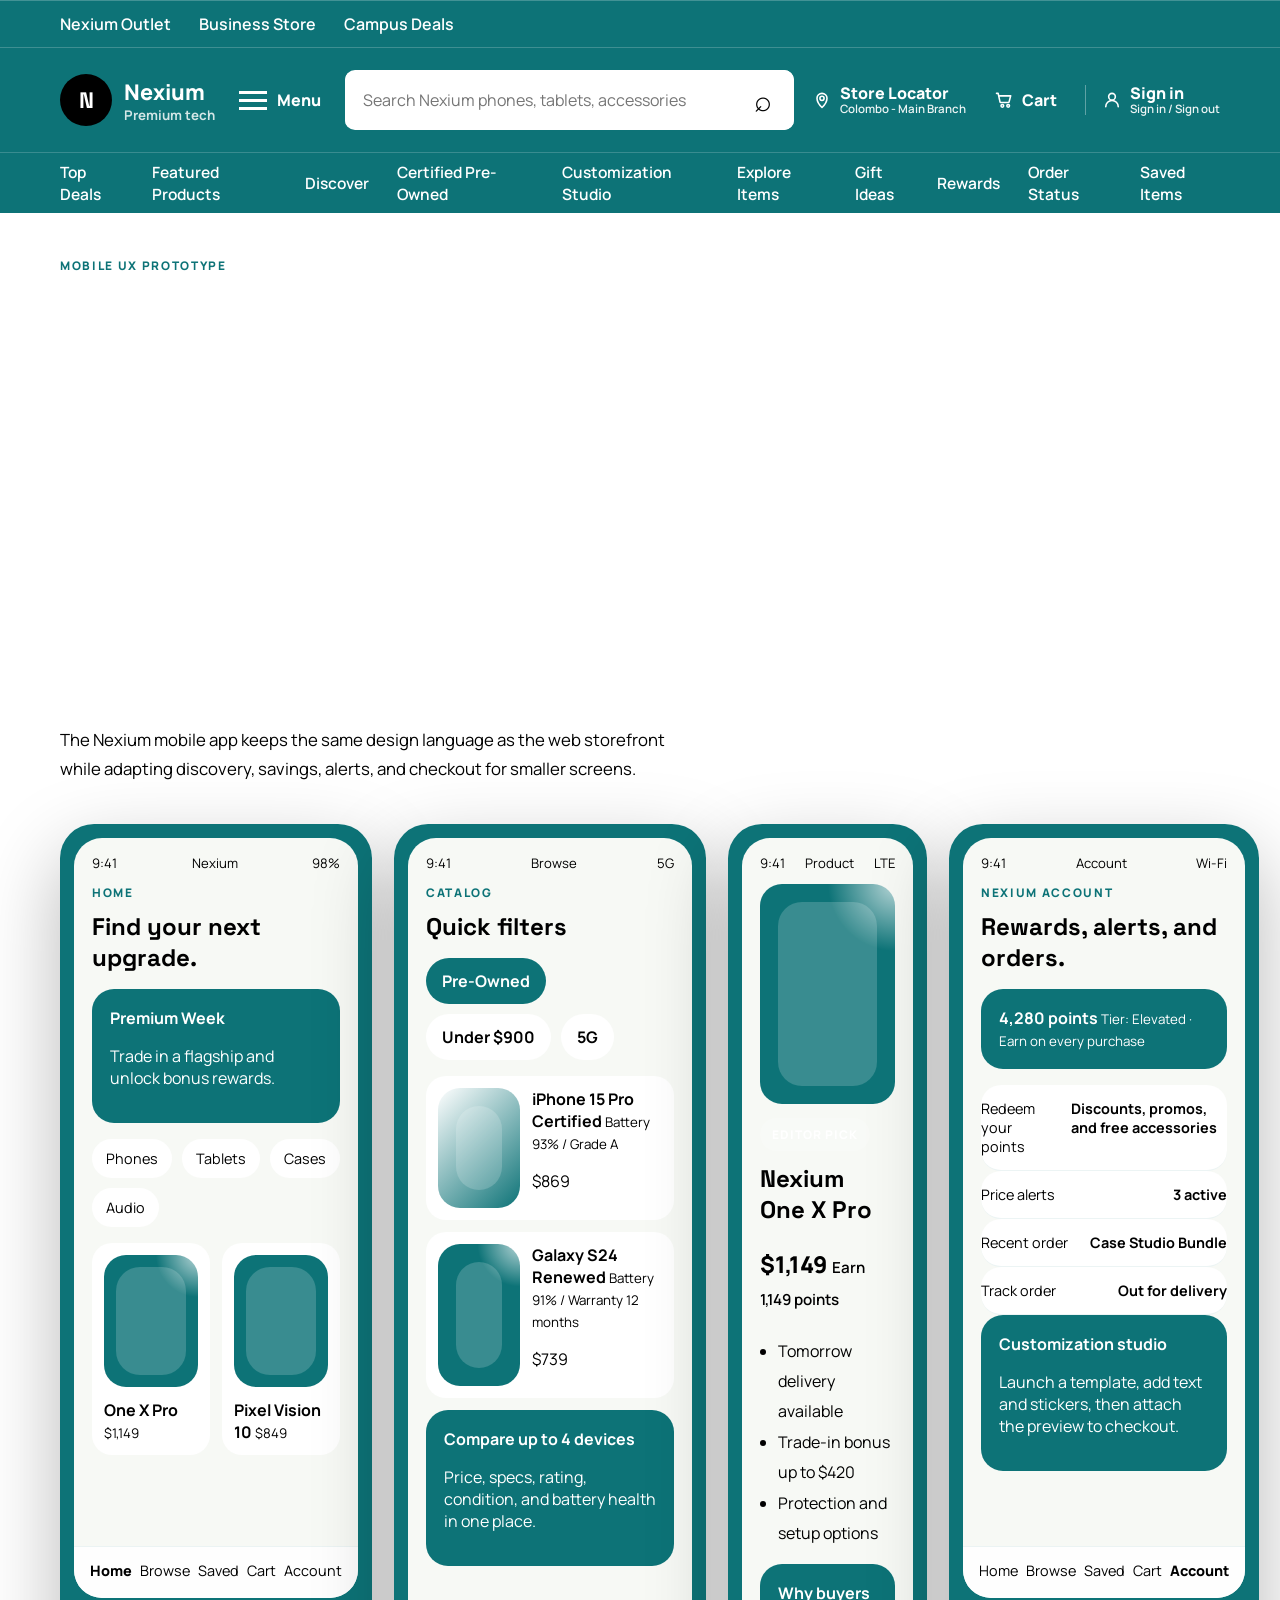
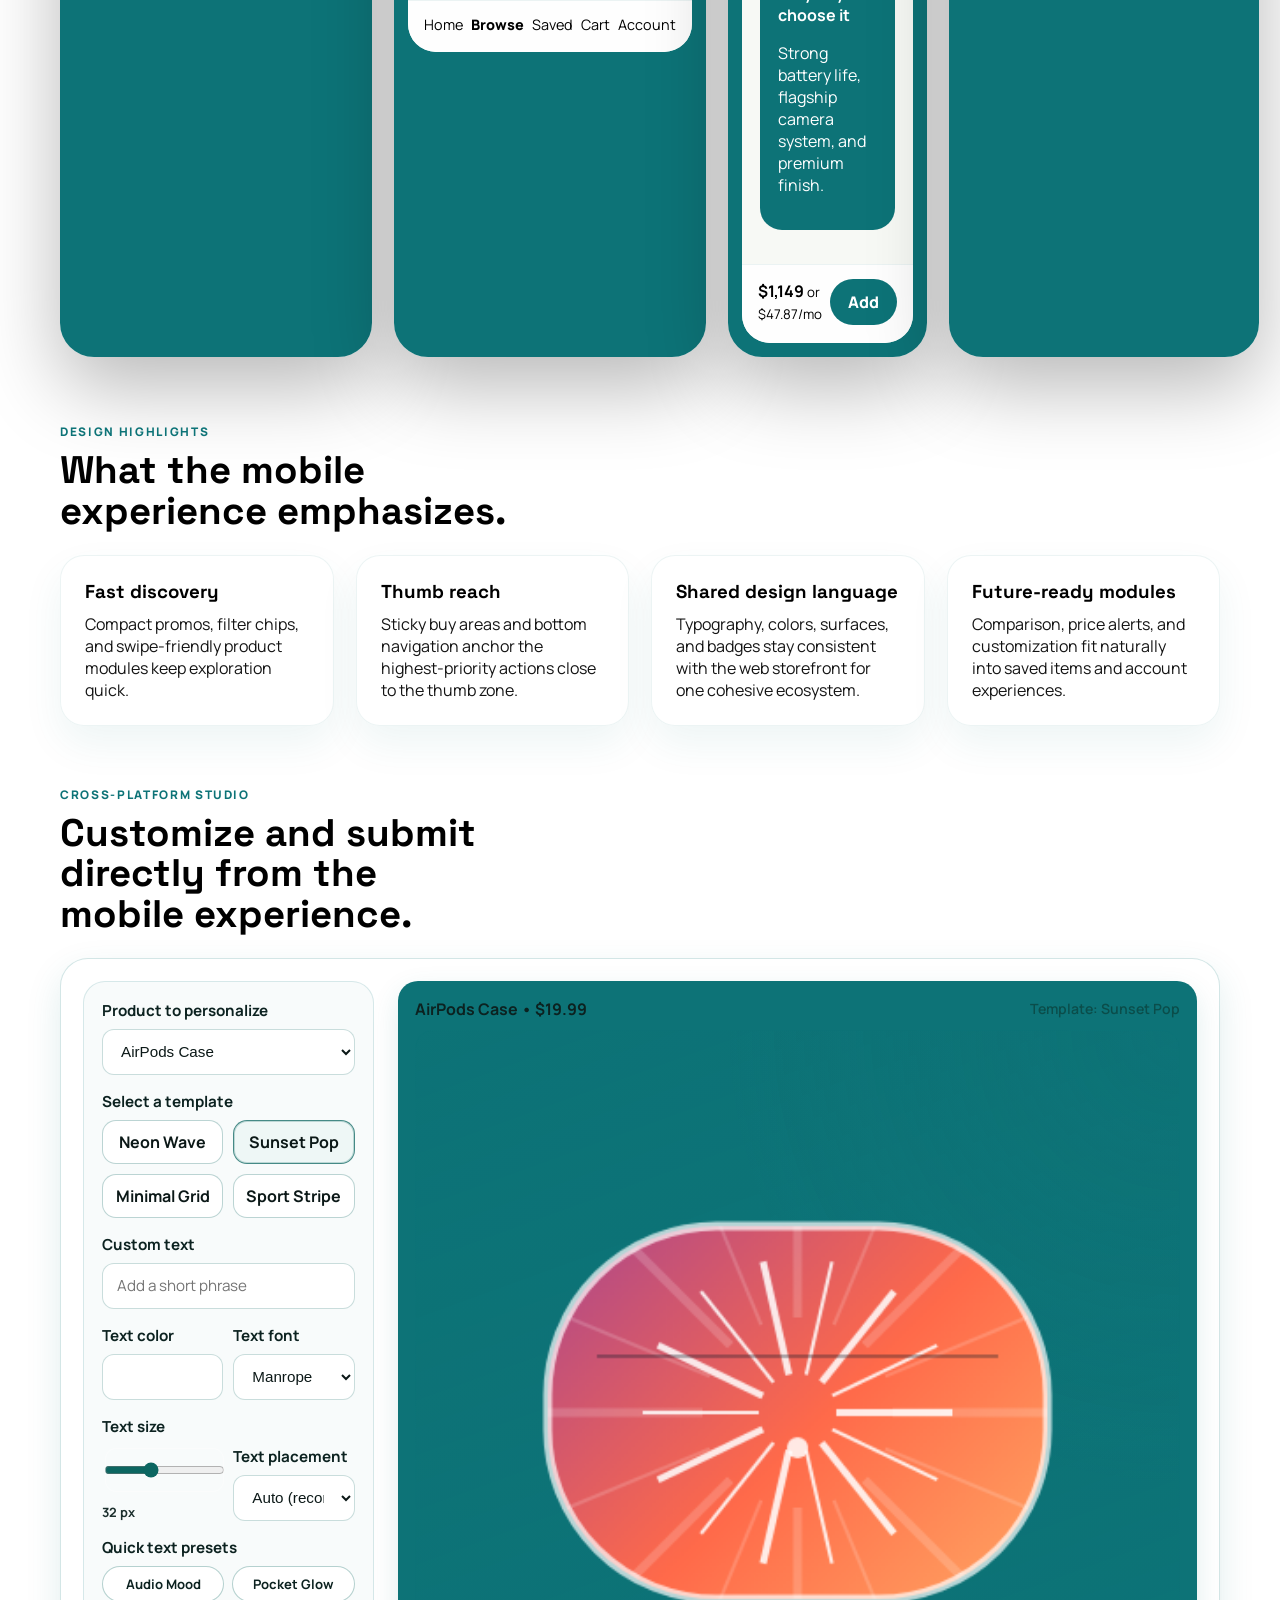
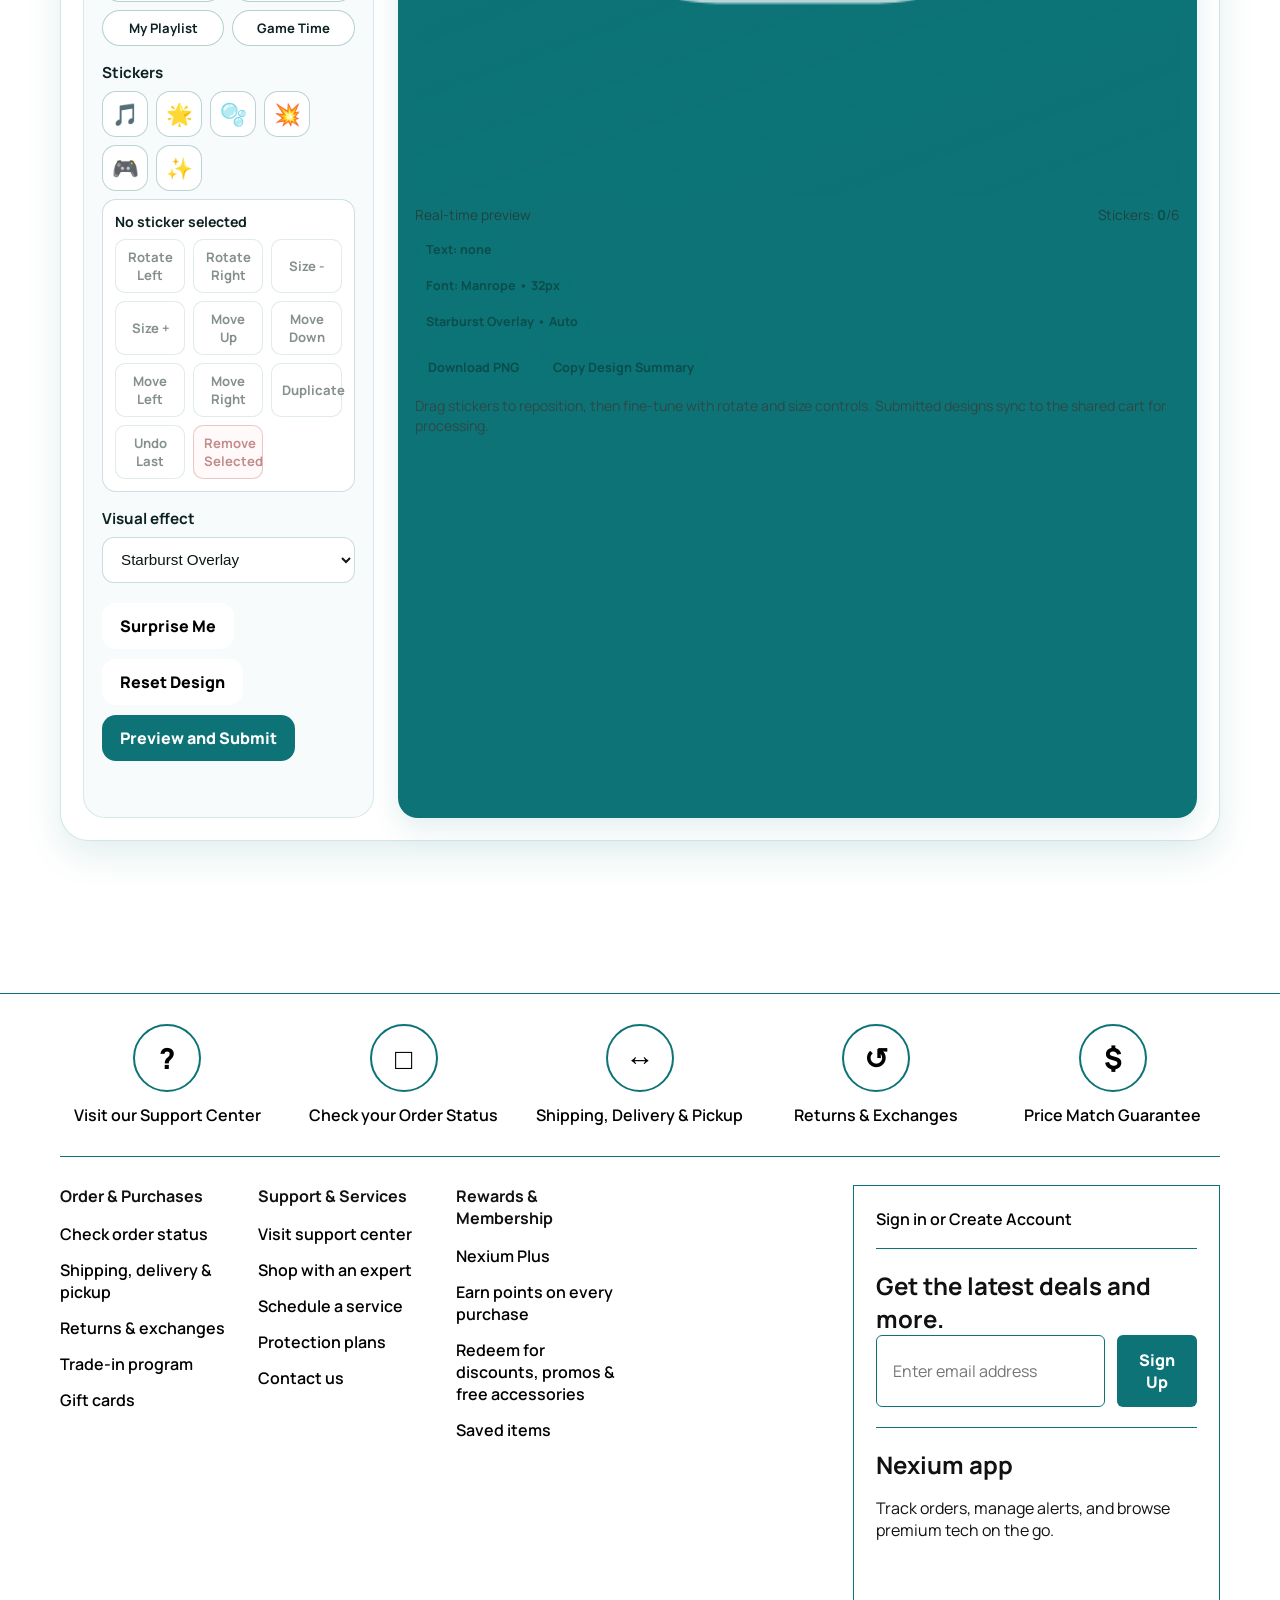
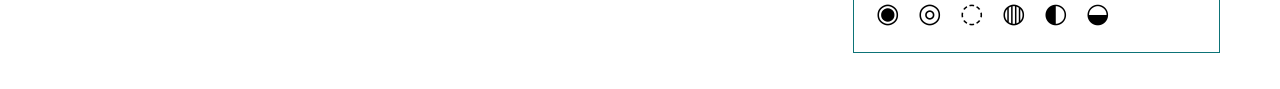
<file: mobile-app.html>
<!DOCTYPE html>
<html lang="en">
<head>
  <meta charset="UTF-8">
  <meta name="viewport" content="width=device-width, initial-scale=1.0">
  <title>Nexium Mobile App | Cross-platform Concept</title>
  <link rel="preconnect" href="https://fonts.googleapis.com">
  <link rel="preconnect" href="https://fonts.gstatic.com" crossorigin>
  <link href="https://fonts.googleapis.com/css2?family=Manrope:wght@400;500;600;700;800&family=Space+Grotesk:wght@500;700&display=swap" rel="stylesheet">
  <link rel="stylesheet" href="styles.css">
</head>
<body class="home-page mobile-page">
  <header class="home-header">
    <div class="home-utility">
      <div class="shell utility-inner">
        <div class="utility-links">
          <a href="#">Nexium Outlet</a>
          <a href="#">Business Store</a>
          <a href="#">Campus Deals</a>
        </div>
      </div>
    </div>

    <div class="home-primary">
      <div class="shell primary-inner">
        <a href="index.html" class="home-logo">
          <span class="brand-mark">N</span>
          <span class="logo-copy">
            <strong>Nexium</strong>
            <small>Premium tech</small>
          </span>
        </a>

        <button class="menu-trigger" type="button">
          <span class="menu-lines"></span>
          <span>Menu</span>
        </button>

        <div class="home-search">
          <input type="search" placeholder="Search Nexium phones, tablets, accessories">
          <button type="button">⌕</button>
        </div>

        <div class="quick-actions">
          <a href="store-locator.html" class="quick-action-link" aria-label="Find a store location">
            <span class="quick-icon" aria-hidden="true">
              <svg viewBox="0 0 24 24" role="img" focusable="false">
                <path d="M12 21s6-5.53 6-11a6 6 0 1 0-12 0c0 5.47 6 11 6 11Z"></path>
                <circle cx="12" cy="10" r="2.5"></circle>
              </svg>
            </span>
            <span class="quick-action-copy">
              <span>Store Locator</span>
              <small data-selected-branch>Colombo - Main Branch</small>
            </span>
          </a>
          <a href="cart.html" class="quick-action-link" aria-label="Open cart page">
            <span class="quick-icon" aria-hidden="true">
              <svg viewBox="0 0 24 24" role="img" focusable="false">
                <path d="M3 4h2l2.2 10.2a1 1 0 0 0 1 .8h8.9a1 1 0 0 0 1-.8L20 7H7"></path>
                <circle cx="10" cy="19" r="1.6"></circle>
                <circle cx="17" cy="19" r="1.6"></circle>
              </svg>
            </span>
            <span>Cart</span>
          </a>
        </div>
      </div>
    </div>

    <div class="home-secondary">
      <div class="shell secondary-inner">
        <nav class="secondary-links">
          <a href="index.html#featured-offers">Top Deals</a>
          <a href="index.html#featured-products">Featured Products</a>
          <a href="index.html#advice">Discover</a>
          <a href="index.html#preowned">Certified Pre-Owned</a>
          <a href="customization-studio.html#customization-studio">Customization Studio</a>
          <a href="index.html#catalog">Explore Items</a>
          <a href="index.html#advice">Gift Ideas</a>
        </nav>
        <nav class="secondary-links secondary-links-right">
          <a href="index.html#rewards">Rewards</a>
          <a href="index.html#support">Order Status</a>
          <a href="saved-items.html">Saved Items</a>
        </nav>
      </div>
    </div>
  </header>

  <main class="home-main shell mobile-showcase">
    <section class="section-heading mobile-intro">
      <div>
        <p class="eyebrow">Mobile UX prototype</p>
        <h1>Thumb-friendly commerce with premium storytelling and fast account access.</h1>
        <p class="lede">The Nexium mobile app keeps the same design language as the web storefront while adapting discovery, savings, alerts, and checkout for smaller screens.</p>
      </div>
    </section>

    <section class="mobile-grid">
      <article class="phone-frame">
        <div class="phone-screen">
          <div class="app-topbar">
            <span>9:41</span>
            <span>Nexium</span>
            <span>98%</span>
          </div>
          <div class="screen-content">
            <p class="eyebrow">Home</p>
            <h2>Find your next upgrade.</h2>
            <div class="mobile-hero-card">
              <strong>Premium Week</strong>
              <p>Trade in a flagship and unlock bonus rewards.</p>
            </div>
            <div class="mini-category-row">
              <span>Phones</span>
              <span>Tablets</span>
              <span>Cases</span>
              <span>Audio</span>
            </div>
            <div class="mobile-product-list">
              <div class="mini-product-card">
                <div class="mini-visual"></div>
                <strong>One X Pro</strong>
                <small>$1,149</small>
              </div>
              <div class="mini-product-card">
                <div class="mini-visual teal"></div>
                <strong>Pixel Vision 10</strong>
                <small>$849</small>
              </div>
            </div>
          </div>
          <div class="tab-bar">
            <span class="active">Home</span>
            <span>Browse</span>
            <span>Saved</span>
            <span>Cart</span>
            <span>Account</span>
          </div>
        </div>
      </article>

      <article class="phone-frame">
        <div class="phone-screen">
          <div class="app-topbar">
            <span>9:41</span>
            <span>Browse</span>
            <span>5G</span>
          </div>
          <div class="screen-content">
            <p class="eyebrow">Catalog</p>
            <h2>Quick filters</h2>
            <div class="filter-chip-row">
              <span class="chip active">Pre-Owned</span>
              <span class="chip">Under $900</span>
              <span class="chip">5G</span>
            </div>
            <div class="stack-card">
              <div class="stack-visual sand"></div>
              <div>
                <strong>iPhone 15 Pro Certified</strong>
                <small>Battery 93% / Grade A</small>
                <p>$869</p>
              </div>
            </div>
            <div class="stack-card">
              <div class="stack-visual"></div>
              <div>
                <strong>Galaxy S24 Renewed</strong>
                <small>Battery 91% / Warranty 12 months</small>
                <p>$739</p>
              </div>
            </div>
            <div class="info-banner">
              <strong>Compare up to 4 devices</strong>
              <p>Price, specs, rating, condition, and battery health in one place.</p>
            </div>
          </div>
          <div class="tab-bar">
            <span>Home</span>
            <span class="active">Browse</span>
            <span>Saved</span>
            <span>Cart</span>
            <span>Account</span>
          </div>
        </div>
      </article>

      <article class="phone-frame">
        <div class="phone-screen">
          <div class="app-topbar">
            <span>9:41</span>
            <span>Product</span>
            <span>LTE</span>
          </div>
          <div class="screen-content">
            <div class="pdp-mobile-art"></div>
            <span class="badge">Editor pick</span>
            <h2>Nexium One X Pro</h2>
            <p class="price-line">$1,149 <small>Earn 1,149 points</small></p>
            <ul class="spec-list mobile-specs">
              <li>Tomorrow delivery available</li>
              <li>Trade-in bonus up to $420</li>
              <li>Protection and setup options</li>
            </ul>
            <div class="info-banner">
              <strong>Why buyers choose it</strong>
              <p>Strong battery life, flagship camera system, and premium finish.</p>
            </div>
          </div>
          <div class="sticky-buy-bar">
            <div>
              <strong>$1,149</strong>
              <small>or $47.87/mo</small>
            </div>
            <button class="primary-button small">Add</button>
          </div>
        </div>
      </article>

      <article class="phone-frame">
        <div class="phone-screen">
          <div class="app-topbar">
            <span>9:41</span>
            <span>Account</span>
            <span>Wi-Fi</span>
          </div>
          <div class="screen-content">
            <p class="eyebrow">Nexium account</p>
            <h2>Rewards, alerts, and orders.</h2>
            <div class="account-panel">
              <strong>4,280 points</strong>
              <small>Tier: Elevated · Earn on every purchase</small>
            </div>
            <div class="account-row">
              <span>Redeem your points</span>
              <strong>Discounts, promos, and free accessories</strong>
            </div>
            <div class="account-row">
              <span>Price alerts</span>
              <strong>3 active</strong>
            </div>
            <div class="account-row">
              <span>Recent order</span>
              <strong>Case Studio Bundle</strong>
            </div>
            <div class="account-row">
              <span>Track order</span>
              <strong>Out for delivery</strong>
            </div>
            <div class="info-banner">
              <strong>Customization studio</strong>
              <p>Launch a template, add text and stickers, then attach the preview to checkout.</p>
            </div>
          </div>
          <div class="tab-bar">
            <span>Home</span>
            <span>Browse</span>
            <span>Saved</span>
            <span>Cart</span>
            <span class="active">Account</span>
          </div>
        </div>
      </article>
    </section>

    <section class="section mobile-notes">
      <div class="section-heading">
        <div>
          <p class="eyebrow">Design highlights</p>
          <h2>What the mobile experience emphasizes.</h2>
        </div>
      </div>
      <div class="service-grid">
        <article class="service-card">
          <h3>Fast discovery</h3>
          <p>Compact promos, filter chips, and swipe-friendly product modules keep exploration quick.</p>
        </article>
        <article class="service-card">
          <h3>Thumb reach</h3>
          <p>Sticky buy areas and bottom navigation anchor the highest-priority actions close to the thumb zone.</p>
        </article>
        <article class="service-card">
          <h3>Shared design language</h3>
          <p>Typography, colors, surfaces, and badges stay consistent with the web storefront for one cohesive ecosystem.</p>
        </article>
        <article class="service-card">
          <h3>Future-ready modules</h3>
          <p>Comparison, price alerts, and customization fit naturally into saved items and account experiences.</p>
        </article>
      </div>
    </section>

    <section class="section mobile-customization" id="mobile-customization">
      <div class="section-heading">
        <div>
          <p class="eyebrow">Cross-platform studio</p>
          <h2>Customize and submit directly from the mobile experience.</h2>
        </div>
      </div>

      <article class="customization-studio customization-studio-mobile" data-customization-studio="mobile">
        <div class="customization-layout">
          <div class="customization-controls">
            <div class="customization-field">
              <label for="mobileProductType">Product to personalize</label>
              <select id="mobileProductType" data-customization-product>
                <option value="mobile-back-cover">Mobile Back Cover</option>
                <option value="airpods-case" selected>AirPods Case</option>
              </select>
            </div>

            <div class="customization-field">
              <span class="field-label">Select a template</span>
              <div class="template-grid" role="radiogroup" aria-label="Mobile design templates">
                <button type="button" class="template-button" data-template-key="neon-wave" aria-pressed="false">Neon Wave</button>
                <button type="button" class="template-button is-active" data-template-key="sunset-pop" aria-pressed="true">Sunset Pop</button>
                <button type="button" class="template-button" data-template-key="minimal-grid" aria-pressed="false">Minimal Grid</button>
                <button type="button" class="template-button" data-template-key="sport-stripe" aria-pressed="false">Sport Stripe</button>
              </div>
            </div>

            <div class="customization-field">
              <label for="mobileCustomText">Custom text</label>
              <input id="mobileCustomText" type="text" maxlength="28" placeholder="Add a short phrase" data-customization-text>
            </div>

            <div class="text-style-grid" aria-label="Text style controls">
              <div class="customization-field">
                <label for="mobileTextColor">Text color</label>
                <input id="mobileTextColor" class="text-color-input" type="color" value="#ffffff" data-customization-text-color>
              </div>
              <div class="customization-field">
                <label for="mobileTextFont">Text font</label>
                <select id="mobileTextFont" data-customization-text-font>
                  <option value="space-grotesk">Space Grotesk</option>
                  <option value="manrope" selected>Manrope</option>
                  <option value="serif-display">Serif Display</option>
                  <option value="mono-tech">Mono Tech</option>
                </select>
              </div>
            </div>

            <div class="text-style-grid text-style-grid-advanced" aria-label="Advanced text controls">
              <div class="customization-field">
                <label for="mobileTextSize">Text size</label>
                <input id="mobileTextSize" class="text-size-input" type="range" min="22" max="54" step="1" value="32" data-customization-text-size>
                <p class="field-help" data-customization-text-size-label>32 px</p>
              </div>
              <div class="customization-field">
                <label for="mobileTextPlacement">Text placement</label>
                <select id="mobileTextPlacement" data-customization-text-placement>
                  <option value="auto" selected>Auto (recommended)</option>
                  <option value="top">Top</option>
                  <option value="center">Center</option>
                  <option value="bottom">Bottom</option>
                </select>
              </div>
            </div>

            <div class="customization-field">
              <span class="field-label">Quick text presets</span>
              <div class="text-preset-grid" role="group" aria-label="Mobile text presets">
                <button type="button" class="text-preset-chip" data-customization-text-preset="Audio Mood">Audio Mood</button>
                <button type="button" class="text-preset-chip" data-customization-text-preset="Pocket Glow">Pocket Glow</button>
                <button type="button" class="text-preset-chip" data-customization-text-preset="My Playlist">My Playlist</button>
                <button type="button" class="text-preset-chip" data-customization-text-preset="Game Time">Game Time</button>
              </div>
            </div>

            <div class="customization-field">
              <span class="field-label">Stickers</span>
              <div class="sticker-grid" aria-label="Mobile sticker options">
                <button type="button" class="sticker-button" data-sticker="🎵" aria-label="Add music sticker">🎵</button>
                <button type="button" class="sticker-button" data-sticker="🌟" aria-label="Add glowing star sticker">🌟</button>
                <button type="button" class="sticker-button" data-sticker="🫧" aria-label="Add bubble sticker">🫧</button>
                <button type="button" class="sticker-button" data-sticker="💥" aria-label="Add burst sticker">💥</button>
                <button type="button" class="sticker-button" data-sticker="🎮" aria-label="Add gaming sticker">🎮</button>
                <button type="button" class="sticker-button" data-sticker="✨" aria-label="Add sparkle sticker">✨</button>
              </div>
              <div class="sticker-editor" aria-label="Sticker editing tools">
                <p class="sticker-selection-copy" data-selected-sticker-copy>No sticker selected</p>
                <div class="sticker-action-grid">
                  <button type="button" class="sticker-action-button" data-sticker-action="rotate-left">Rotate Left</button>
                  <button type="button" class="sticker-action-button" data-sticker-action="rotate-right">Rotate Right</button>
                  <button type="button" class="sticker-action-button" data-sticker-action="size-down">Size -</button>
                  <button type="button" class="sticker-action-button" data-sticker-action="size-up">Size +</button>
                  <button type="button" class="sticker-action-button" data-sticker-action="move-up">Move Up</button>
                  <button type="button" class="sticker-action-button" data-sticker-action="move-down">Move Down</button>
                  <button type="button" class="sticker-action-button" data-sticker-action="move-left">Move Left</button>
                  <button type="button" class="sticker-action-button" data-sticker-action="move-right">Move Right</button>
                  <button type="button" class="sticker-action-button" data-sticker-action="duplicate">Duplicate</button>
                  <button type="button" class="sticker-action-button" data-sticker-action="undo">Undo Last</button>
                  <button type="button" class="sticker-action-button sticker-action-button-danger" data-sticker-action="remove">Remove Selected</button>
                </div>
              </div>
            </div>

            <div class="customization-field">
              <label for="mobileAccent">Visual effect</label>
              <select id="mobileAccent" data-customization-accent>
                <option value="none">None</option>
                <option value="burst" selected>Starburst Overlay</option>
                <option value="ribbons">Ribbon Weave</option>
                <option value="orbit">Orbit Ring</option>
              </select>
            </div>

            <div class="customization-actions">
              <button type="button" class="secondary-button" data-customization-randomize>Surprise Me</button>
              <button type="button" class="secondary-button" data-customization-reset>Reset Design</button>
              <button type="button" class="primary-button" data-customization-submit>Preview and Submit</button>
            </div>
            <p class="customization-status" data-customization-status aria-live="polite"></p>
          </div>

          <div class="customization-preview-card">
            <div class="preview-head">
              <strong data-preview-product-label>AirPods Case</strong>
              <span data-preview-template-label>Template: Sunset Pop</span>
            </div>
            <div class="preview-canvas-wrap">
              <canvas width="420" height="420" data-customization-canvas aria-label="Mobile customization preview canvas"></canvas>
            </div>
            <div class="preview-meta-row">
              <span>Real-time preview</span>
              <span>Stickers: <strong data-sticker-count>0</strong>/6</span>
            </div>
            <div class="preview-insights" aria-live="polite">
              <span data-customization-insight-text>Text: none</span>
              <span data-customization-insight-font>Font: Manrope</span>
              <span data-customization-insight-accent>Starburst Overlay</span>
            </div>
            <div class="preview-actions">
              <button type="button" class="preview-action-button" data-customization-download>Download PNG</button>
              <button type="button" class="preview-action-button" data-customization-copy-summary>Copy Design Summary</button>
            </div>
            <p class="preview-note">Drag stickers to reposition, then fine-tune with rotate and size controls. Submitted designs sync to the shared cart for processing.</p>
          </div>
        </div>
      </article>
    </section>
  </main>

  <footer class="home-footer" id="support">
    <div class="shell footer-support-strip">
      <article>
        <div class="support-icon">?</div>
        <a href="#">Visit our Support Center</a>
      </article>
      <article>
        <div class="support-icon">□</div>
        <a href="#">Check your Order Status</a>
      </article>
      <article>
        <div class="support-icon">↔</div>
        <a href="#">Shipping, Delivery & Pickup</a>
      </article>
      <article>
        <div class="support-icon">↺</div>
        <a href="#">Returns & Exchanges</a>
      </article>
      <article>
        <div class="support-icon">$</div>
        <a href="#">Price Match Guarantee</a>
      </article>
    </div>

    <div class="shell footer-columns">
      <div class="footer-links-grid">
        <div>
          <h3>Order & Purchases</h3>
          <a href="#">Check order status</a>
          <a href="#">Shipping, delivery & pickup</a>
          <a href="#">Returns & exchanges</a>
          <a href="#">Trade-in program</a>
          <a href="#">Gift cards</a>
        </div>
        <div>
          <h3>Support & Services</h3>
          <a href="#">Visit support center</a>
          <a href="#">Shop with an expert</a>
          <a href="#">Schedule a service</a>
          <a href="#">Protection plans</a>
          <a href="#">Contact us</a>
        </div>
        <div>
          <h3>Rewards & Membership</h3>
          <a href="#">Nexium Plus</a>
          <a href="#">Earn points on every purchase</a>
          <a href="#">Redeem for discounts, promos & free accessories</a>
          <a href="#">Saved items</a>
        </div>
        <!-- <div>
          <h3>About Nexium</h3>
          <a href="docs/project-charter.md">Project Charter</a>
          <a href="docs/solution-architecture.md">Solution Architecture</a>
          <a href="docs/release-plan.md">Release Plan</a>
          <a href="docs/ui-ux-design-specification.md">UI/UX Specification</a>
          <a href="#">Corporate responsibility</a>
        </div> -->
      </div>

      <aside class="footer-panel">
        <a class="signin-link" href="#">Sign in or Create Account</a>
        <div class="footer-panel-block">
          <h3>Get the latest deals and more.</h3>
          <div class="signup-row">
            <input type="email" placeholder="Enter email address">
            <button type="button">Sign Up</button>
          </div>
        </div>
        <div class="footer-panel-block">
          <h3>Nexium app</h3>
          <p>Track orders, manage alerts, and browse premium tech on the go.</p>
        </div>
        <div class="social-row">
          <span>◉</span>
          <span>◎</span>
          <span>◌</span>
          <span>◍</span>
          <span>◐</span>
          <span>◒</span>
        </div>
      </aside>
    </div>
  </footer>

  <script src="script.js"></script>
</body>
</html>
</file>
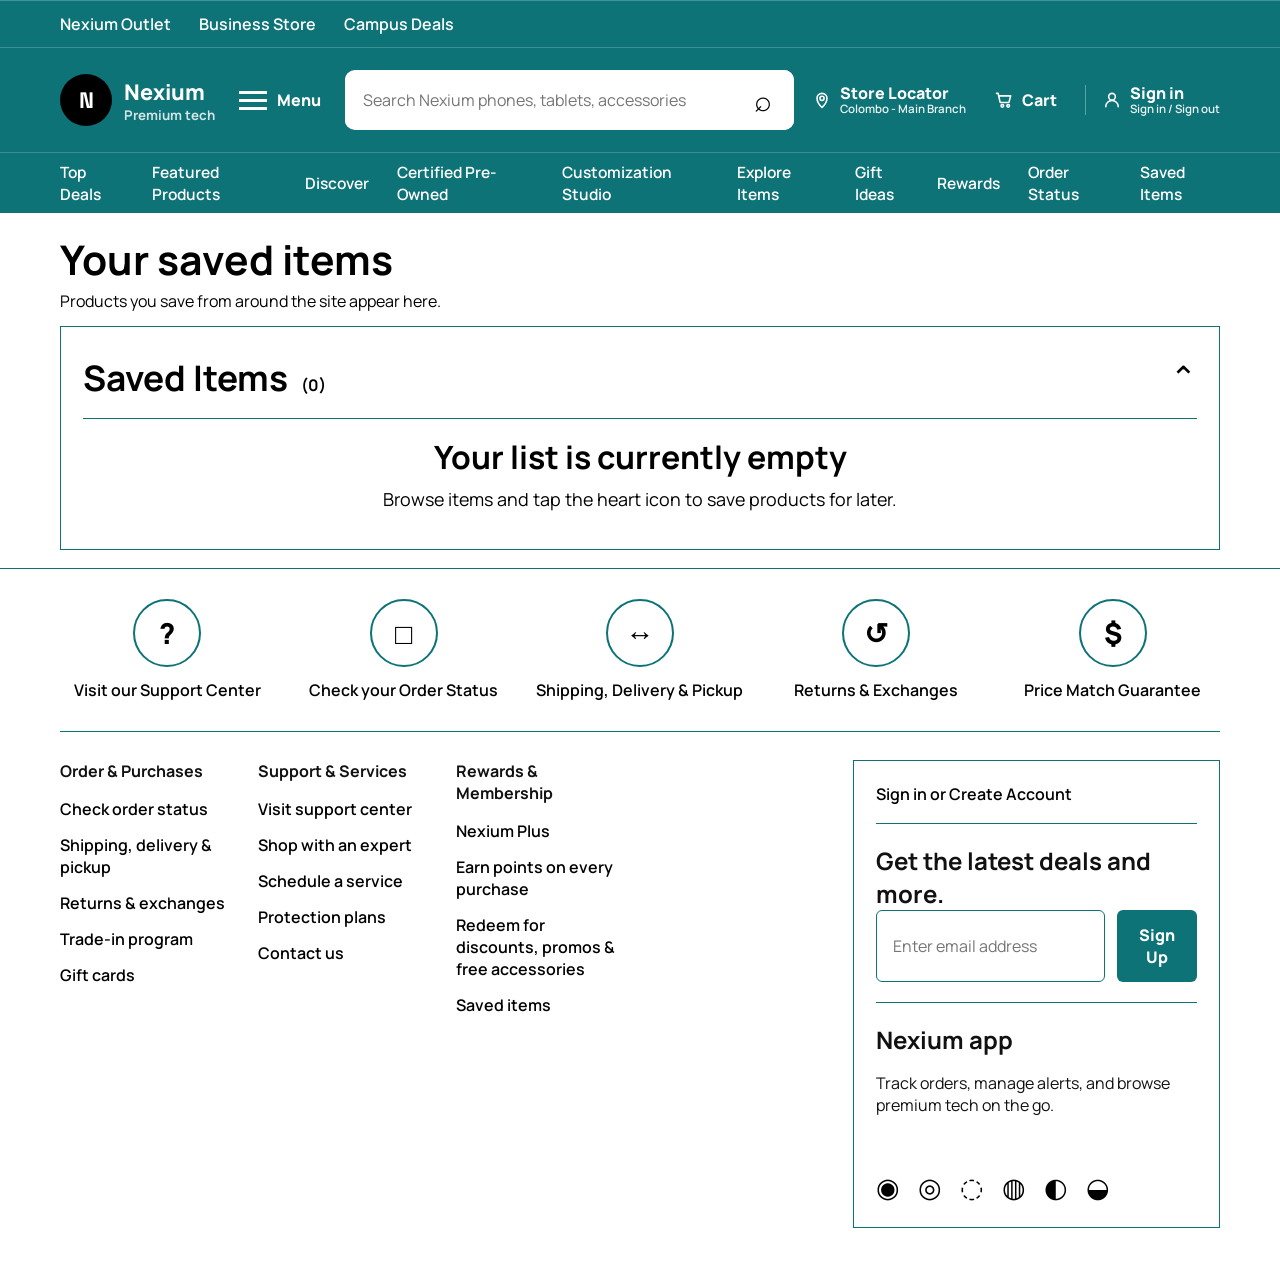
<file: saved-items.html>
<!DOCTYPE html>
<html lang="en">
<head>
  <meta charset="UTF-8">
  <meta name="viewport" content="width=device-width, initial-scale=1.0">
  <title>Saved Items | Nexium</title>
  <link rel="preconnect" href="https://fonts.googleapis.com">
  <link rel="preconnect" href="https://fonts.gstatic.com" crossorigin>
  <link href="https://fonts.googleapis.com/css2?family=Manrope:wght@400;500;600;700;800&family=Space+Grotesk:wght@500;700&display=swap" rel="stylesheet">
  <link rel="stylesheet" href="styles.css">
</head>
<body class="home-page cart-page">
  <header class="home-header">
    <div class="home-utility">
      <div class="shell utility-inner">
        <div class="utility-links">
          <a href="#">Nexium Outlet</a>
          <a href="#">Business Store</a>
          <a href="#">Campus Deals</a>
        </div>
      </div>
    </div>

    <div class="home-primary">
      <div class="shell primary-inner">
        <a href="index.html" class="home-logo">
          <span class="brand-mark">N</span>
          <span class="logo-copy">
            <strong>Nexium</strong>
            <small>Premium tech</small>
          </span>
        </a>

        <button class="menu-trigger" type="button">
          <span class="menu-lines"></span>
          <span>Menu</span>
        </button>

        <div class="home-search">
          <input type="search" placeholder="Search Nexium phones, tablets, accessories">
          <button type="button">⌕</button>
        </div>

        <div class="quick-actions">
          <a href="store-locator.html" class="quick-action-link" aria-label="Find a store location">
            <span class="quick-icon" aria-hidden="true">
              <svg viewBox="0 0 24 24" role="img" focusable="false">
                <path d="M12 21s6-5.53 6-11a6 6 0 1 0-12 0c0 5.47 6 11 6 11Z"></path>
                <circle cx="12" cy="10" r="2.5"></circle>
              </svg>
            </span>
            <span class="quick-action-copy">
              <span>Store Locator</span>
              <small data-selected-branch>Colombo - Main Branch</small>
            </span>
          </a>
          <a href="cart.html" class="quick-action-link" aria-label="Open cart page">
            <span class="quick-icon" aria-hidden="true">
              <svg viewBox="0 0 24 24" role="img" focusable="false">
                <path d="M3 4h2l2.2 10.2a1 1 0 0 0 1 .8h8.9a1 1 0 0 0 1-.8L20 7H7"></path>
                <circle cx="10" cy="19" r="1.6"></circle>
                <circle cx="17" cy="19" r="1.6"></circle>
              </svg>
            </span>
            <span>Cart</span>
          </a>
        </div>
      </div>
    </div>

    <div class="home-secondary">
      <div class="shell secondary-inner">
        <nav class="secondary-links">
          <a href="index.html#featured-offers">Top Deals</a>
          <a href="index.html#featured-products">Featured Products</a>
          <a href="index.html#advice">Discover</a>
          <a href="index.html#preowned">Certified Pre-Owned</a>
          <a href="customization-studio.html#customization-studio">Customization Studio</a>
          <a href="index.html#catalog">Explore Items</a>
          <a href="index.html#advice">Gift Ideas</a>
        </nav>
        <nav class="secondary-links secondary-links-right">
          <a href="index.html#rewards">Rewards</a>
          <a href="index.html#support">Order Status</a>
          <a href="saved-items.html">Saved Items</a>
        </nav>
      </div>
    </div>
  </header>

  <main class="home-main">
    <section class="shell cart-section" id="saved-items-section">
      <div class="cart-main-col">
        <h2>Your saved items</h2>
        <p>Products you save from around the site appear here.</p>

        <article class="cart-saved-box">
          <div class="cart-saved-head">
            <h3>Saved Items <small data-saved-items-count>(0)</small></h3>
            <span aria-hidden="true">⌃</span>
          </div>
          <div class="cart-saved-empty" data-saved-items-empty>
            <h4>Your list is currently empty</h4>
            <p>Browse items and tap the heart icon to save products for later.</p>
          </div>
          <div class="cart-saved-list" data-saved-items-list></div>
        </article>
      </div>
    </section>
  </main>

  <footer class="home-footer" id="support">
    <div class="shell footer-support-strip">
      <article>
        <div class="support-icon">?</div>
        <a href="#">Visit our Support Center</a>
      </article>
      <article>
        <div class="support-icon">□</div>
        <a href="#">Check your Order Status</a>
      </article>
      <article>
        <div class="support-icon">↔</div>
        <a href="#">Shipping, Delivery & Pickup</a>
      </article>
      <article>
        <div class="support-icon">↺</div>
        <a href="#">Returns & Exchanges</a>
      </article>
      <article>
        <div class="support-icon">$</div>
        <a href="#">Price Match Guarantee</a>
      </article>
    </div>

    <div class="shell footer-columns">
      <div class="footer-links-grid">
        <div>
          <h3>Order & Purchases</h3>
          <a href="#">Check order status</a>
          <a href="#">Shipping, delivery & pickup</a>
          <a href="#">Returns & exchanges</a>
          <a href="#">Trade-in program</a>
          <a href="#">Gift cards</a>
        </div>
        <div>
          <h3>Support & Services</h3>
          <a href="#">Visit support center</a>
          <a href="#">Shop with an expert</a>
          <a href="#">Schedule a service</a>
          <a href="#">Protection plans</a>
          <a href="#">Contact us</a>
        </div>
        <div>
          <h3>Rewards & Membership</h3>
          <a href="#">Nexium Plus</a>
          <a href="#">Earn points on every purchase</a>
          <a href="#">Redeem for discounts, promos & free accessories</a>
          <a href="#">Saved items</a>
        </div>
        <!-- <div>
          <h3>About Nexium</h3>
          <a href="docs/project-charter.md">Project Charter</a>
          <a href="docs/solution-architecture.md">Solution Architecture</a>
          <a href="docs/release-plan.md">Release Plan</a>
          <a href="docs/ui-ux-design-specification.md">UI/UX Specification</a>
          <a href="#">Corporate responsibility</a>
        </div> -->
      </div>

      <aside class="footer-panel">
        <a class="signin-link" href="#">Sign in or Create Account</a>
        <div class="footer-panel-block">
          <h3>Get the latest deals and more.</h3>
          <div class="signup-row">
            <input type="email" placeholder="Enter email address">
            <button type="button">Sign Up</button>
          </div>
        </div>
        <div class="footer-panel-block">
          <h3>Nexium app</h3>
          <p>Track orders, manage alerts, and browse premium tech on the go.</p>
        </div>
        <div class="social-row">
          <span>◉</span>
          <span>◎</span>
          <span>◌</span>
          <span>◍</span>
          <span>◐</span>
          <span>◒</span>
        </div>
      </aside>
    </div>
  </footer>

  <script src="script.js"></script>
</body>
</html>
</file>
<file: styles.css>
:root {
  --bg: #ffffff;
  --panel: #000000;
  --panel-soft: #0d7377;
  --card: rgba(255, 255, 255, 0.82);
  --card-strong: #f8faf7;
  --ink: #000000;
  --text: #000000;
  --muted: #333333;
  --line: rgba(0, 0, 0, 0.14);
  --accent: #0d7377;
  --accent-strong: #0d7377;
  --sand: #ffffff;
  --lilac: #ffffff;
  --mist: #ffffff;
  --amber: #0d7377;
  --radius-xl: 30px;
  --radius-lg: 24px;
  --radius-md: 18px;
  --radius-sm: 14px;
  --shadow-xl: 0 30px 80px rgba(0, 0, 0, 0.28);
  --shadow-lg: 0 18px 50px rgba(13, 115, 119, 0.18);
  --sticky-header-height: 172px;
  --site-max-width: 1480px;
  --site-gutter-inline: 120px;
  --shell: min(1180px, calc(100vw - 48px));
}

* {
  box-sizing: border-box;
}

html {
  scroll-behavior: smooth;
  scroll-padding-top: calc(var(--sticky-header-height) + 10px);
}

[id] {
  scroll-margin-top: calc(var(--sticky-header-height) + 10px);
}

body {
  margin: 0;
  font-family: "Manrope", sans-serif;
  background:
    radial-gradient(circle at top, rgba(13, 115, 119, 0.12), transparent 22%),
    linear-gradient(180deg, #0d7377 0%, #0d7377 24%, #eef2ec 24%, #eef2ec 100%);
  color: var(--text);
}

a {
  color: inherit;
  text-decoration: none;
}

button,
input {
  font: inherit;
}

.shell {
  width: var(--shell);
  margin: 0 auto;
}

.announcement-bar {
  background: #0d7377;
  color: #ffffff;
  padding: 14px 24px;
  text-align: center;
  font-size: 0.93rem;
  border-bottom: 1px solid rgba(255, 255, 255, 0.08);
}

.announcement-bar span {
  color: #ffffff;
  margin-right: 8px;
}

.site-header {
  position: sticky;
  top: 0;
  z-index: 20;
  backdrop-filter: blur(18px);
  background: rgba(13, 115, 119, 0.84);
  border-bottom: 1px solid rgba(255, 255, 255, 0.07);
}

.site-header.compact {
  position: relative;
}

.header-shell {
  display: flex;
  align-items: center;
  justify-content: space-between;
  gap: 24px;
  padding: 18px 0;
}

.brand-lockup {
  display: inline-flex;
  align-items: center;
  gap: 12px;
}

.brand-mark {
  width: 46px;
  height: 46px;
  display: grid;
  place-items: center;
  border-radius: 50%;
  background: #000000;
  color: #ffffff;
  font-family: "Space Grotesk", sans-serif;
  font-size: 1.4rem;
  font-weight: 700;
}

.brand-lockup strong {
  display: block;
  font-family: "Space Grotesk", sans-serif;
  font-size: 1.2rem;
}

.brand-lockup small {
  display: block;
  color: var(--muted);
}

.main-nav {
  display: flex;
  gap: 18px;
  color: #ffffff;
  font-size: 0.96rem;
}

.main-nav a:hover,
.text-link:hover {
  color: #ffffff;
  opacity: 0.82;
}

.site-header .brand-lockup strong,
.site-header .brand-lockup small,
.site-header .main-nav a,
.site-header .text-link {
  color: #ffffff;
}

.header-actions {
  display: flex;
  align-items: center;
  gap: 14px;
}

.search-shell {
  background: rgba(255, 255, 255, 0.07);
  border: 1px solid rgba(255, 255, 255, 0.08);
  border-radius: 999px;
  padding: 6px;
  min-width: 360px;
}

.search-shell input {
  width: 100%;
  background: transparent;
  border: 0;
  outline: 0;
  padding: 10px 16px;
  color: white;
}

.ghost-button,
.secondary-button,
.primary-button {
  border: 0;
  border-radius: 999px;
  padding: 14px 20px;
  cursor: pointer;
  transition: transform 0.2s ease, opacity 0.2s ease, background 0.2s ease;
}

.ghost-button:hover,
.secondary-button:hover,
.primary-button:hover {
  transform: translateY(-1px);
}

.ghost-button {
  background: rgba(255, 255, 255, 0.08);
  color: white;
}

.primary-button {
  display: inline-flex;
  align-items: center;
  justify-content: center;
  background: linear-gradient(135deg, var(--accent), #0d7377);
  color: #ffffff;
  font-weight: 800;
}

.secondary-button {
  display: inline-flex;
  align-items: center;
  justify-content: center;
  background: white;
  color: var(--ink);
  font-weight: 700;
}

.primary-button.small {
  padding: 12px 18px;
}

.primary-button.wide {
  width: 100%;
}

.secondary-button.wide,
.ghost-button.wide {
  width: 100%;
}

.hero {
  padding: 54px 0 40px;
}

.home-video-section {
  padding: 32px 0 10px;
}

.home-video-shell {
  display: flex;
  align-items: center;
  justify-content: space-between;
  gap: 26px;
}

.home-video-frame {
  flex: 1 1 auto;
  border-radius: 28px;
  overflow: hidden;
  border: 1px solid rgba(255, 255, 255, 0.22);
  background: rgba(255, 255, 255, 0.12);
  box-shadow: var(--shadow-xl);
  aspect-ratio: 16 / 9;
}

.home-video {
  width: 100%;
  height: 100%;
  object-fit: cover;
  display: block;
}

.home-video-caption {
  min-width: 220px;
  max-width: 280px;
  display: flex;
  flex-direction: column;
  gap: 12px;
  color: #ffffff;
  padding: 20px 22px;
  border-radius: 22px;
  background: linear-gradient(150deg, rgba(13, 115, 119, 0.9), rgba(0, 0, 0, 0.55));
  box-shadow: 0 16px 40px rgba(0, 0, 0, 0.2);
  border: 1px solid rgba(255, 255, 255, 0.18);
  backdrop-filter: blur(6px);
}

.home-video-badge {
  width: fit-content;
  padding: 6px 12px;
  border-radius: 999px;
  font-size: 0.72rem;
  letter-spacing: 0.16em;
  text-transform: uppercase;
  font-weight: 700;
  background: rgba(255, 255, 255, 0.16);
  color: #ffffff;
}

.home-video-caption h3 {
  margin: 0;
  font-family: "Space Grotesk", sans-serif;
  font-size: clamp(1.4rem, 2.4vw, 1.9rem);
  line-height: 1.2;
}

.home-video-caption p {
  margin: 0;
  font-weight: 500;
  line-height: 1.6;
  color: rgba(255, 255, 255, 0.78);
}

@media (max-width: 900px) {
  .home-video-shell {
    flex-direction: column;
    align-items: stretch;
  }

  .home-video-caption {
    max-width: none;
    text-align: center;
    align-items: center;
  }
}

.hero-grid {
  display: grid;
  grid-template-columns: 1.05fr 0.95fr;
  gap: 44px;
  align-items: center;
}

.eyebrow {
  margin: 0 0 10px;
  text-transform: uppercase;
  letter-spacing: 0.14em;
  font-size: 0.74rem;
  color: var(--accent);
  font-weight: 800;
}

.hero-copy h1,
.mobile-intro h1 {
  margin: 0;
  font-family: "Space Grotesk", sans-serif;
  font-size: clamp(2.8rem, 5vw, 4.7rem);
  line-height: 0.95;
  max-width: 12ch;
}

.lede {
  max-width: 62ch;
  color: #000000;
  font-size: 1.05rem;
  line-height: 1.7;
}

.button-row {
  display: flex;
  gap: 14px;
  flex-wrap: wrap;
  margin-top: 24px;
}

.metric-row {
  list-style: none;
  padding: 0;
  margin: 28px 0 0;
  display: flex;
  gap: 22px;
  flex-wrap: wrap;
}

.metric-row li {
  min-width: 140px;
}

.metric-row strong {
  display: block;
  font-size: 1.8rem;
  font-family: "Space Grotesk", sans-serif;
}

.metric-row span {
  color: var(--muted);
}

.hero-stage {
  position: relative;
  min-height: 540px;
  border-radius: 36px;
  background:
    radial-gradient(circle at 30% 25%, rgba(13, 115, 119, 0.35), transparent 28%),
    radial-gradient(circle at 70% 20%, rgba(255, 255, 255, 0.25), transparent 24%),
    linear-gradient(180deg, rgba(255, 255, 255, 0.08), rgba(255, 255, 255, 0.02));
  border: 1px solid rgba(255, 255, 255, 0.09);
  box-shadow: var(--shadow-xl);
  overflow: hidden;
}

.hero-orb {
  position: absolute;
  inset: auto auto -140px -110px;
  width: 340px;
  height: 340px;
  border-radius: 50%;
  background: radial-gradient(circle, rgba(13, 115, 119, 0.75), rgba(13, 115, 119, 0.08) 65%, transparent 68%);
}

.device-stack {
  position: absolute;
  inset: 86px 24px 24px 24px;
}

.device {
  position: absolute;
  width: 220px;
  background: linear-gradient(180deg, #0d7377, #0d7377);
  border: 1px solid rgba(255, 255, 255, 0.08);
  border-radius: 34px;
  box-shadow: var(--shadow-lg);
}

.device::after {
  content: "";
  position: absolute;
  inset: 12px;
  border-radius: 26px;
  background: rgba(255, 255, 255, 0.03);
}

.device-large {
  height: 440px;
  right: 56px;
  top: 16px;
  transform: rotate(10deg);
}

.device-mid {
  height: 380px;
  left: 72px;
  top: 98px;
  transform: rotate(-16deg);
}

.device-small {
  width: 190px;
  height: 320px;
  left: 218px;
  top: 148px;
  transform: rotate(-2deg);
}

.device-camera {
  position: absolute;
  top: 22px;
  left: 22px;
  width: 56px;
  height: 56px;
  border-radius: 18px;
  background: rgba(255, 255, 255, 0.1);
  z-index: 1;
}

.screen-glow {
  position: absolute;
  inset: 26% 18% 16%;
  border-radius: 40px;
  filter: blur(1px);
  z-index: 1;
}

.screen-teal {
  background: linear-gradient(160deg, rgba(13, 115, 119, 0.95), rgba(13, 115, 119, 0.6));
}

.screen-sand {
  background: linear-gradient(160deg, rgba(255, 255, 255, 0.95), rgba(255, 255, 255, 0.65));
}

.screen-blue {
  background: linear-gradient(160deg, rgba(13, 115, 119, 0.9), rgba(13, 115, 119, 0.42));
}

.floating-card {
  position: absolute;
  padding: 18px 20px;
  background: rgba(255, 255, 255, 0.94);
  color: var(--ink);
  border-radius: 20px;
  max-width: 240px;
  box-shadow: var(--shadow-lg);
}

.floating-card strong {
  display: block;
  margin-bottom: 6px;
  font-size: 0.98rem;
}

.floating-card span {
  color: #000000;
  font-size: 0.92rem;
}

.trust-chip {
  left: 28px;
  top: 34px;
}

.tradein-chip {
  right: 20px;
  bottom: 26px;
}

.section {
  padding: 42px 0;
  color: var(--ink);
}

.section-heading {
  display: flex;
  align-items: end;
  justify-content: space-between;
  gap: 24px;
  margin-bottom: 24px;
}

.section-heading h2 {
  margin: 0;
  font-family: "Space Grotesk", sans-serif;
  font-size: clamp(1.8rem, 3vw, 2.8rem);
  line-height: 1.05;
  max-width: 18ch;
}

.category-grid,
.feature-grid,
.trust-grid,
.product-grid,
.comparison-grid,
.service-grid {
  display: grid;
  gap: 22px;
}

.category-grid {
  grid-template-columns: repeat(4, 1fr);
}

.category-card,
.feature-tile,
.trust-card,
.product-card,
.comparison-card,
.service-card,
.basket-card,
.checkout-card,
.account-card,
.filter-panel,
.promo-panel {
  background: rgba(255, 255, 255, 0.86);
  border: 1px solid rgba(13, 115, 119, 0.08);
  border-radius: var(--radius-lg);
  box-shadow: 0 18px 40px rgba(13, 115, 119, 0.07);
}

.category-card {
  min-height: 240px;
  padding: 24px;
  display: flex;
  flex-direction: column;
  justify-content: flex-end;
  color: white;
  position: relative;
  overflow: hidden;
}

.category-card::before {
  content: "";
  position: absolute;
  inset: 0;
  opacity: 0.95;
}

.category-card h3,
.feature-tile h3,
.trust-card h3,
.product-card h3,
.comparison-card h3,
.service-card h3,
.basket-card h3,
.checkout-card h3,
.account-card h3 {
  margin: 0 0 10px;
  font-family: "Space Grotesk", sans-serif;
}

.category-card p,
.feature-tile p,
.trust-card p,
.service-card p {
  margin: 0;
  position: relative;
  z-index: 1;
  color: inherit;
  opacity: 0.92;
}

.category-card h3,
.badge {
  position: relative;
  z-index: 1;
}

.category-phones::before {
  background: linear-gradient(160deg, #0d7377, #0d7377 60%, #0d7377);
}

.category-preowned::before {
  background: linear-gradient(160deg, #0d7377, #0d7377 66%, #0d7377);
}

.category-tablets::before {
  background: linear-gradient(160deg, #0d7377, #0d7377 66%, #0d7377);
}

.category-accessories::before {
  background: linear-gradient(160deg, #000000, #0d7377 66%, #ffffff);
}

.badge {
  display: inline-flex;
  align-items: center;
  width: fit-content;
  padding: 8px 12px;
  border-radius: 999px;
  font-size: 0.75rem;
  text-transform: uppercase;
  letter-spacing: 0.08em;
  background: rgba(255, 255, 255, 0.16);
  color: white;
  font-weight: 800;
  margin-bottom: 12px;
}

.badge-emerald {
  background: rgba(13, 115, 119, 0.14);
  color: #ffffff;
}

.badge-sand {
  background: rgba(0, 0, 0, 0.12);
  color: #000000;
}

.split-banner {
  display: grid;
  grid-template-columns: 1.2fr 0.8fr;
  gap: 22px;
}

.promo-panel {
  padding: 28px;
}

.promo-dark {
  background:
    radial-gradient(circle at right top, rgba(13, 115, 119, 0.15), transparent 30%),
    linear-gradient(135deg, #0d7377, #0d7377);
  color: white;
}

.promo-light {
  background: linear-gradient(160deg, rgba(13, 115, 119, 0.16), rgba(255, 255, 255, 0.95));
}

.promo-kpis {
  display: grid;
  gap: 18px;
  height: 100%;
}

.promo-kpis strong {
  display: block;
  font-family: "Space Grotesk", sans-serif;
  margin-bottom: 6px;
}

.promo-kpis span {
  color: #000000;
}

.feature-grid {
  grid-template-columns: repeat(2, 1fr);
}

.feature-tile {
  min-height: 250px;
  padding: 28px;
  display: flex;
  flex-direction: column;
  justify-content: space-between;
}

.gradient-lilac {
  background: linear-gradient(135deg, #ffffff, #0d7377);
}

.gradient-mist {
  background: linear-gradient(135deg, #f4f4f0, #0d7377);
}

.gradient-sea {
  background: linear-gradient(135deg, #ffffff, #0d7377);
}

.gradient-amber {
  background: linear-gradient(135deg, #ffffff, #ffffff);
}

.feature-tag {
  width: fit-content;
  padding: 8px 12px;
  border-radius: 999px;
  background: rgba(13, 115, 119, 0.08);
  color: #ffffff;
  font-size: 0.85rem;
  font-weight: 700;
}

.trust-grid {
  grid-template-columns: repeat(4, 1fr);
}

.trust-card,
.service-card {
  padding: 24px;
}

.catalog-layout {
  display: grid;
  grid-template-columns: 280px 1fr;
  gap: 22px;
}

.filter-bar {
  display: flex;
  gap: 12px;
  flex-wrap: wrap;
  margin-bottom: 22px;
}

.filter-pill,
.chip {
  border: 0;
  border-radius: 999px;
  padding: 12px 16px;
  background: white;
  color: #000000;
  font-weight: 700;
  cursor: pointer;
}

.filter-pill.active,
.chip.active {
  background: #0d7377;
  color: white;
}

.filter-panel {
  padding: 24px;
  height: fit-content;
}

.filter-list {
  margin: 16px 0 0;
  padding-left: 18px;
  color: #000000;
  line-height: 1.8;
}

.product-grid {
  grid-template-columns: repeat(3, 1fr);
}

.product-card {
  padding: 18px;
  display: grid;
  gap: 12px;
}

.product-art,
.pdp-main-art,
.mini-visual,
.stack-visual,
.pdp-mobile-art {
  border-radius: 22px;
  background:
    radial-gradient(circle at top right, rgba(255, 255, 255, 0.7), transparent 26%),
    linear-gradient(135deg, #0d7377, #0d7377);
  min-height: 210px;
  position: relative;
  overflow: hidden;
}

.product-art.sand,
.stack-visual.sand {
  background: linear-gradient(135deg, #ffffff, #0d7377);
}

.product-art.teal,
.mini-visual.teal {
  background: linear-gradient(135deg, #0d7377, #0d7377);
}

.phone-art::before,
.tablet-art::before,
.accessory-art::before,
.pdp-main-art::before,
.mini-visual::before,
.stack-visual::before,
.pdp-mobile-art::before {
  content: "";
  position: absolute;
  inset: 18px;
  border-radius: 24px;
  background: rgba(255, 255, 255, 0.18);
}

.mini-device {
  position: absolute;
  right: 24px;
  bottom: 18px;
  width: 110px;
  height: 170px;
  border-radius: 28px;
  background: linear-gradient(180deg, #0d7377, #0d7377);
  box-shadow: inset 0 0 0 2px rgba(255, 255, 255, 0.06);
}

.tablet-art::after {
  content: "";
  position: absolute;
  inset: 28px 18px;
  border-radius: 28px;
  border: 10px solid rgba(13, 115, 119, 0.85);
}

.accessory-art::after {
  content: "";
  position: absolute;
  width: 94px;
  height: 94px;
  border-radius: 50%;
  background: rgba(255, 255, 255, 0.78);
  right: 22px;
  top: 28px;
  box-shadow:
    -122px 48px 0 -16px rgba(255, 255, 255, 0.58),
    -18px 118px 0 -28px rgba(255, 255, 255, 0.46);
}

.product-badge {
  width: fit-content;
  padding: 8px 10px;
  border-radius: 999px;
  background: rgba(13, 115, 119, 0.14);
  color: #ffffff;
  font-size: 0.74rem;
  text-transform: uppercase;
  letter-spacing: 0.08em;
  font-weight: 800;
}

.product-card p,
.comparison-card li,
.checkout-card p,
.account-card p {
  color: #000000;
}

.product-meta {
  display: flex;
  align-items: center;
  justify-content: space-between;
  gap: 12px;
  color: #000000;
}

.product-meta strong {
  color: var(--ink);
  font-size: 1.3rem;
}

.compare-toggle {
  border: 0;
  border-radius: 14px;
  padding: 12px 14px;
  background: #0d7377;
  color: white;
  font-weight: 700;
  cursor: pointer;
}

.compare-toggle.active {
  background: var(--accent);
  color: #000000;
}

.compare-status {
  border-radius: 999px;
  background: rgba(13, 115, 119, 0.08);
  padding: 12px 16px;
  color: #ffffff;
  font-weight: 700;
}

.comparison-grid {
  grid-template-columns: repeat(3, 1fr);
}

.comparison-card {
  padding: 24px;
}

.comparison-card ul {
  margin: 0;
  padding-left: 18px;
  line-height: 1.9;
}

.pdp-layout {
  display: grid;
  grid-template-columns: 1fr 0.95fr;
  gap: 24px;
}

.pdp-gallery,
.pdp-copy {
  background: rgba(255, 255, 255, 0.86);
  border: 1px solid rgba(13, 115, 119, 0.08);
  border-radius: var(--radius-lg);
  padding: 24px;
}

.pdp-main-art {
  min-height: 460px;
}

.thumb-row {
  display: flex;
  gap: 12px;
  margin-top: 16px;
}

.thumb {
  width: 64px;
  height: 64px;
  border-radius: 18px;
  background: rgba(13, 115, 119, 0.1);
}

.thumb.active {
  outline: 2px solid var(--accent);
}

.price-line {
  font-size: 1.45rem;
  color: var(--ink);
  font-weight: 800;
}

.price-line small {
  font-size: 0.95rem;
  color: #000000;
  font-weight: 600;
}

.spec-list {
  margin: 18px 0 0;
  padding-left: 18px;
  color: #000000;
  line-height: 1.9;
}

.service-grid {
  grid-template-columns: repeat(4, 1fr);
}

.checkout-layout {
  display: grid;
  grid-template-columns: 1fr 1fr 0.9fr;
  gap: 22px;
}

.basket-card,
.checkout-card,
.account-card {
  padding: 24px;
}

.basket-line,
.basket-total,
.account-row {
  display: flex;
  justify-content: space-between;
  gap: 16px;
  padding: 14px 0;
  border-bottom: 1px solid rgba(13, 115, 119, 0.08);
}

.basket-total {
  border-bottom: 0;
  font-size: 1.15rem;
  font-weight: 800;
}

.basket-line.subtle strong {
  color: #000000;
}

.checkout-steps {
  display: flex;
  gap: 10px;
  margin: 18px 0;
}

.step {
  padding: 8px 12px;
  border-radius: 999px;
  background: rgba(13, 115, 119, 0.08);
  color: #ffffff;
  font-weight: 700;
}

.step.active {
  background: rgba(13, 115, 119, 0.18);
  color: #ffffff;
}

.site-footer {
  background: #0d7377;
  color: #ffffff;
  padding: 50px 0 60px;
  margin-top: 48px;
}

.footer-grid {
  display: grid;
  grid-template-columns: 1.6fr 1fr 1fr 1fr;
  gap: 22px;
}

.site-footer h4 {
  margin: 0 0 14px;
  font-family: "Space Grotesk", sans-serif;
}

.site-footer a {
  display: block;
  margin-bottom: 10px;
  color: #000000;
}

.footer-brand {
  margin-bottom: 14px;
}

.mobile-page {
  background:
    radial-gradient(circle at top, rgba(13, 115, 119, 0.18), transparent 20%),
    linear-gradient(180deg, #0d7377 0%, #0d7377 28%, #eef2ec 28%, #eef2ec 100%);
}

.mobile-showcase {
  padding-bottom: 60px;
}

.mobile-intro {
  color: white;
  padding-top: 44px;
}

.mobile-grid {
  display: grid;
  grid-template-columns: repeat(4, 1fr);
  gap: 22px;
}

.phone-frame {
  padding: 14px;
  background: linear-gradient(180deg, #0d7377, #0d7377);
  border-radius: 34px;
  box-shadow: var(--shadow-xl);
}

.phone-screen {
  background: #f7f9f5;
  color: var(--ink);
  border-radius: 28px;
  min-height: 760px;
  display: flex;
  flex-direction: column;
  overflow: hidden;
}

.app-topbar {
  display: flex;
  justify-content: space-between;
  padding: 16px 18px 12px;
  font-size: 0.82rem;
  color: #000000;
}

.screen-content {
  flex: 1;
  padding: 0 18px 18px;
}

.screen-content h2 {
  margin: 0 0 16px;
  font-family: "Space Grotesk", sans-serif;
  font-size: 1.5rem;
}

.mobile-hero-card,
.info-banner,
.account-panel {
  background: linear-gradient(135deg, #0d7377, #0d7377);
  color: white;
  border-radius: 22px;
  padding: 18px;
  margin-bottom: 16px;
}

.mini-category-row,
.filter-chip-row {
  display: flex;
  gap: 10px;
  flex-wrap: wrap;
  margin-bottom: 16px;
}

.mini-category-row span,
.tab-bar span,
.account-row strong,
.account-row span {
  font-size: 0.9rem;
}

.mini-category-row span,
.account-row,
.stack-card,
.mini-product-card {
  background: white;
  border-radius: 20px;
}

.mini-category-row span {
  padding: 10px 14px;
}

.mobile-product-list {
  display: grid;
  grid-template-columns: repeat(2, 1fr);
  gap: 12px;
}

.mini-product-card {
  padding: 12px;
}

.mini-visual {
  min-height: 132px;
  margin-bottom: 12px;
}

.mini-visual::before {
  inset: 12px;
}

.stack-card {
  display: flex;
  gap: 12px;
  padding: 12px;
  margin-bottom: 12px;
}

.stack-visual {
  width: 82px;
  min-height: 108px;
  flex: 0 0 auto;
}

.pdp-mobile-art {
  min-height: 220px;
  margin-bottom: 14px;
}

.mobile-specs {
  margin-top: 10px;
  margin-bottom: 16px;
}

.tab-bar,
.sticky-buy-bar {
  display: grid;
  grid-template-columns: repeat(5, 1fr);
  gap: 8px;
  padding: 14px 16px 18px;
  border-top: 1px solid rgba(13, 115, 119, 0.08);
  background: rgba(255, 255, 255, 0.92);
}

.tab-bar span {
  text-align: center;
  color: #000000;
}

.tab-bar span.active {
  color: #000000;
  font-weight: 800;
}

.sticky-buy-bar {
  grid-template-columns: 1fr auto;
  align-items: center;
}

.mobile-notes {
  margin-top: 24px;
}

@media (max-width: 1180px) {
  .main-nav {
    display: none;
  }

  .search-shell {
    min-width: 260px;
  }

  .category-grid,
  .trust-grid,
  .service-grid,
  .mobile-grid,
  .comparison-grid,
  .checkout-layout,
  .footer-grid {
    grid-template-columns: repeat(2, 1fr);
  }

  .catalog-layout,
  .hero-grid,
  .pdp-layout,
  .split-banner {
    grid-template-columns: 1fr;
  }

  .product-grid {
    grid-template-columns: repeat(2, 1fr);
  }
}

@media (max-width: 760px) {
  :root {
    --shell: min(100vw - 24px, 100%);
  }

  body {
    background:
      radial-gradient(circle at top, rgba(13, 115, 119, 0.16), transparent 18%),
      linear-gradient(180deg, #0d7377 0%, #0d7377 18%, #eef2ec 18%, #eef2ec 100%);
  }

  .announcement-bar {
    font-size: 0.85rem;
    padding-inline: 14px;
  }

  .header-shell,
  .section-heading,
  .button-row,
  .metric-row {
    flex-direction: column;
    align-items: flex-start;
  }

  .search-shell {
    min-width: 100%;
  }

  .header-actions {
    width: 100%;
    flex-wrap: wrap;
  }

  .hero-stage {
    min-height: 460px;
  }

  .device-large,
  .device-mid,
  .device-small {
    transform: none;
  }

  .device-large {
    right: 18px;
  }

  .device-mid {
    left: 18px;
  }

  .device-small {
    left: 146px;
  }

  .category-grid,
  .feature-grid,
  .trust-grid,
  .product-grid,
  .service-grid,
  .comparison-grid,
  .checkout-layout,
  .footer-grid,
  .mobile-grid {
    grid-template-columns: 1fr;
  }

  .phone-screen {
    min-height: 690px;
  }
}

.home-page {
  --site-shell: min(var(--site-max-width), calc(100vw - var(--site-gutter-inline)));
  background: #fff;
  color: #111;
}

body.home-page.zoom-125 {
  --site-max-width: 1440px;
  --site-gutter-inline: 104px;
}

body.home-page.zoom-150 {
  --site-max-width: 1380px;
  --site-gutter-inline: 88px;
}

.home-page .shell {
  width: var(--site-shell);
  margin-left: auto;
  margin-right: auto;
}

.home-announcement {
  background: #0d7377;
  color: #fff;
  text-align: center;
  padding: 12px 20px;
  font-size: 0.98rem;
  font-weight: 600;
}

.home-announcement span,
.home-announcement a {
  color: #000000;
  font-weight: 800;
}

.home-announcement a {
  margin-left: 6px;
}

.home-header {
  position: fixed;
  top: 0;
  left: 0;
  right: 0;
  z-index: 40;
  overflow-anchor: none;
  will-change: box-shadow;
  transition: box-shadow 0.24s ease;
}

.home-page {
  padding-top: var(--sticky-header-height);
}

.home-utility,
.home-primary,
.home-secondary {
  background: #0d7377;
  color: #fff;
}

.home-utility {
  border-top: 1px solid rgba(255, 255, 255, 0.22);
  border-bottom: 1px solid rgba(255, 255, 255, 0.2);
  max-height: 80px;
  overflow: hidden;
  will-change: max-height, opacity;
  transition: max-height 0.26s ease, opacity 0.22s ease, border-color 0.22s ease;
}

.utility-inner,
.primary-inner,
.secondary-inner {
  display: flex;
  align-items: center;
  justify-content: space-between;
  gap: 18px;
}

.utility-inner {
  min-height: 46px;
}

.utility-links,
.secondary-links,
.quick-actions {
  display: flex;
  align-items: center;
  gap: 28px;
}

.utility-links a,
.secondary-links a {
  color: #fff;
  font-weight: 600;
}

.quick-actions a {
  color: #fff;
  font-weight: 800;
}

.quick-action-link {
  display: inline-flex;
  align-items: center;
  gap: 8px;
}

.auth-quick-link {
  border-left: 1px solid rgba(255, 255, 255, 0.34);
  padding-left: 16px;
}

.quick-action-copy {
  display: grid;
  gap: 1px;
}

.quick-action-copy > span {
  line-height: 1;
}

.quick-action-copy small {
  color: rgba(255, 255, 255, 0.92);
  font-size: 0.72rem;
  font-weight: 600;
  line-height: 1.15;
}

.quick-icon {
  width: 20px;
  height: 20px;
  display: inline-flex;
  align-items: center;
  justify-content: center;
}

.quick-icon svg {
  width: 100%;
  height: 100%;
  fill: none;
  stroke: currentColor;
  stroke-width: 1.9;
  stroke-linecap: round;
  stroke-linejoin: round;
}

.home-primary {
  padding: 22px 0;
  will-change: padding;
  transition: padding 0.26s ease;
}

.home-logo {
  display: flex;
  align-items: center;
  gap: 12px;
  color: #fff;
  font-weight: 800;
}

.home-page .brand-mark {
  background: #000000;
  color: #ffffff;
  border-radius: 50%;
  width: 52px;
  height: 52px;
  transition: width 0.24s ease, height 0.24s ease, border-radius 0.24s ease;
}

.logo-copy strong {
  display: block;
  font-size: 1.35rem;
  color: #fff;
  font-weight: 800;
  transition: font-size 0.24s ease;
}

.logo-copy small {
  display: block;
  color: rgba(255, 255, 255, 0.82);
  font-weight: 700;
  transition: font-size 0.24s ease;
}

.menu-trigger {
  display: inline-flex;
  align-items: center;
  gap: 10px;
  background: transparent;
  border: 0;
  color: #fff;
  font-size: 1rem;
  font-weight: 800;
  cursor: pointer;
  transition: font-size 0.24s ease;
}

.header-nav-toggle {
  display: none;
  align-items: center;
  justify-content: center;
  width: 24px;
  height: 24px;
  padding: 0;
  margin-left: 6px;
  border: 1px solid rgba(255, 255, 255, 0.38);
  border-radius: 50%;
  background: rgba(255, 255, 255, 0.18);
  color: #fff;
  cursor: pointer;
}

.header-nav-toggle svg {
  width: 14px;
  height: 14px;
  fill: none;
  stroke: currentColor;
  stroke-width: 2.2;
  stroke-linecap: round;
  stroke-linejoin: round;
}

body.header-toggle-visible .header-nav-toggle {
  display: inline-flex;
}

.menu-lines {
  width: 28px;
  height: 18px;
  display: inline-block;
  position: relative;
}

.menu-lines::before,
.menu-lines::after,
.menu-lines {
  border-top: 3px solid #fff;
}

.menu-lines::before,
.menu-lines::after {
  content: "";
  position: absolute;
  left: 0;
  right: 0;
}

.menu-lines::before {
  top: 5px;
}

.menu-lines::after {
  top: 13px;
}

.side-menu {
  position: fixed;
  top: var(--side-menu-top, 172px);
  left: 0;
  width: min(92vw, 246px);
  height: calc(100dvh - var(--side-menu-top, 172px));
  background: #ffffff;
  color: #000000;
  transform: translateX(-105%);
  transition: transform 0.28s ease;
  z-index: 39;
  display: flex;
  flex-direction: column;
  box-shadow: none;
  border-right: 1px solid #0d7377;
}

.side-menu-body {
  overflow-y: auto;
  padding: 0 0 18px;
  scrollbar-width: thin;
  scrollbar-color: #0d7377 #0d7377;
}

.side-menu-body::-webkit-scrollbar {
  width: 8px;
}

.side-menu-body::-webkit-scrollbar-track {
  background: #0d7377;
}

.side-menu-body::-webkit-scrollbar-thumb {
  background: #0d7377;
  border-radius: 999px;
}

.side-menu-divider {
  height: 8px;
  background: #0d7377;
  border-top: 1px solid #0d7377;
  border-bottom: 1px solid #0d7377;
}

.side-menu-group h2 {
  margin: 12px 10px 8px;
  color: #000000;
  font-size: 1.25rem;
  font-weight: 700;
  font-family: sans-serif;
}

.side-menu-links {
  display: block;
  border-top: 1px solid #0d7377;
}

.side-menu-link {
  display: flex;
  align-items: center;
  justify-content: space-between;
  padding: 14px 10px;
  border-bottom: 1px solid #0d7377;
  color: #000000;
  font-size: 0.96rem;
  font-weight: 600;
}

.side-menu-link > span:last-child {
  font-size: 2rem;
  line-height: 0.8;
}

body.side-menu-open .side-menu {
  transform: translateX(0);
}

.home-search {
  flex: 1;
  display: flex;
  align-items: center;
  background: #fff;
  border-radius: 10px;
  overflow: hidden;
  max-width: 1220px;
}

.home-search input {
  flex: 1;
  border: 0;
  outline: 0;
  padding: 16px 18px;
  font-size: 1rem;
  color: #222;
  transition: padding 0.24s ease;
}

.home-search button {
  border: 0;
  background: #ffffff;
  padding: 15px 22px;
  font-size: 1.9rem;
  line-height: 1;
  cursor: pointer;
  transition: padding 0.24s ease, font-size 0.24s ease;
}

.home-secondary {
  border-top: 1px solid rgba(255, 255, 255, 0.18);
  max-height: 92px;
  overflow: hidden;
  will-change: max-height, opacity;
  transition: max-height 0.26s ease, opacity 0.22s ease, border-color 0.22s ease;
}

.secondary-inner {
  min-height: 60px;
}

.secondary-links a {
  font-size: 0.97rem;
}

body.header-collapsed .home-header {
  box-shadow: 0 8px 18px rgba(13, 115, 119, 0.26);
}

body.header-nav-expanded .home-header {
  box-shadow: 0 8px 18px rgba(13, 115, 119, 0.2);
}

body.header-collapsed .home-utility,
body.header-collapsed .home-secondary {
  max-height: 0;
  opacity: 0;
  pointer-events: none;
  border-top-color: transparent;
  border-bottom-color: transparent;
}

body.header-collapsed .home-primary {
  padding: 8px 0;
}

body.header-collapsed .header-nav-toggle {
  width: 22px;
  height: 22px;
}

body.header-collapsed .home-page .brand-mark {
  width: 44px;
  height: 44px;
  border-radius: 50%;
}

body.header-collapsed .logo-copy strong {
  font-size: 1.15rem;
}

body.header-collapsed .logo-copy small {
  font-size: 0.66rem;
}

body.header-collapsed .menu-trigger {
  font-size: 0.95rem;
}

body.header-collapsed .home-search input {
  padding: 11px 14px;
}

body.header-collapsed .home-search button {
  padding: 10px 16px;
  font-size: 1.4rem;
}

.home-main {
  background: #fff;
  transition: margin-left 0.28s ease, width 0.28s ease;
}

@media (min-width: 980px) {
  body.side-menu-open .home-main {
    margin-left: var(--side-menu-width, 390px);
    width: calc(100% - var(--side-menu-width, 390px));
  }
}

.cart-section {
  margin-top: 16px;
  background: #ffffff;
  border: 1px solid #0d7377;
  border-radius: 12px;
  padding: 16px;
}

.cart-layout {
  display: grid;
  grid-template-columns: 2.45fr 1fr;
  gap: 18px;
}

.cart-main-col h2 {
  margin: 10px 0 8px;
  font-size: 2.55rem;
  line-height: 1.05;
  color: #000000;
}

.cart-main-col > p {
  margin: 0 0 14px;
  color: #000000;
  font-size: 1rem;
}

.cart-main-col > p a {
  color: #000000;
  font-weight: 600;
}

.cart-saved-box,
.cart-items-box,
.cart-recommended-box,
.cart-spacer-box,
.cart-summary-col {
  background: #fff;
  border: 1px solid #0d7377;
}

.cart-saved-box,
.cart-items-box,
.cart-recommended-box,
.cart-spacer-box {
  margin-bottom: 18px;
}

.cart-items-box {
  padding: 14px 22px 18px;
}

.cart-saved-box {
  padding: 14px 22px 18px;
}

.cart-saved-head {
  display: flex;
  align-items: center;
  justify-content: space-between;
  gap: 16px;
  border-bottom: 1px solid #0d7377;
  padding: 12px 0 16px;
}

.cart-saved-head h3 {
  margin: 0;
  font-size: 2.2rem;
  color: #000000;
}

.cart-saved-head h3 small {
  margin-left: 6px;
  font-size: 1rem;
  color: #000000;
}

.cart-saved-head span {
  font-size: 2rem;
  color: #000000;
}

.cart-items-empty,
.cart-saved-empty {
  text-align: center;
  padding: 16px 10px 8px;
}

.cart-items-empty h4,
.cart-saved-empty h4 {
  margin: 0 0 8px;
  font-size: 2rem;
  color: #000000;
}

.cart-items-empty p,
.cart-saved-empty p {
  margin: 0;
  font-size: 1.12rem;
  color: #000000;
}

.cart-items-empty strong {
  color: #000000;
}

.cart-saved-empty a {
  color: #000000;
}

.cart-items-list,
.cart-saved-list {
  margin-top: 12px;
  display: grid;
  gap: 10px;
}

.cart-line-item {
  border: 1px solid #0d7377;
  border-radius: 12px;
  background: #ffffff;
  padding: 10px;
  display: grid;
  grid-template-columns: 112px 1fr;
  gap: 12px;
}

.cart-line-media {
  border: 1px solid #0d7377;
  border-radius: 10px;
  background: #ffffff;
  width: 112px;
  height: 112px;
  display: grid;
  place-items: center;
  overflow: hidden;
}

.cart-line-media img {
  width: 100%;
  height: 100%;
  object-fit: contain;
  display: block;
}

.cart-line-media span {
  color: #000000;
  font-size: 0.84rem;
  font-weight: 700;
}

.cart-line-details {
  display: grid;
  gap: 6px;
}

.cart-line-title {
  color: #000000;
  font-size: 0.98rem;
  line-height: 1.28;
}

.cart-line-subtitle {
  margin: 0;
  color: #000000;
  font-size: 0.88rem;
}

.cart-line-price-row {
  display: flex;
  align-items: baseline;
  justify-content: space-between;
  gap: 10px;
}

.cart-line-price-row span {
  color: #000000;
  font-size: 0.82rem;
}

.cart-line-price-row strong {
  color: #000000;
  font-size: 1rem;
}

.cart-line-actions {
  display: flex;
  align-items: center;
  flex-wrap: wrap;
  gap: 8px;
}

.cart-line-qty {
  display: inline-flex;
  align-items: center;
  gap: 6px;
  border: 1px solid #0d7377;
  border-radius: 9px;
  padding: 3px;
}

.cart-line-qty button {
  width: 26px;
  height: 26px;
  border: 0;
  border-radius: 6px;
  background: #0d7377;
  color: #ffffff;
  font-weight: 800;
  line-height: 1;
  cursor: pointer;
}

.cart-line-qty span {
  min-width: 22px;
  text-align: center;
  color: #000000;
  font-weight: 700;
}

.cart-line-link,
.cart-line-primary {
  border: 1px solid #0d7377;
  border-radius: 999px;
  background: #ffffff;
  color: #000000;
  min-height: 30px;
  padding: 4px 12px;
  font-size: 0.8rem;
  font-weight: 700;
  cursor: pointer;
}

.cart-line-primary {
  background: #0d7377;
  color: #ffffff;
}

.cart-spacer-box {
  min-height: 58px;
}

.cart-recommended-box {
  padding: 20px 20px 22px;
}

.cart-recommended-box h3 {
  margin: 0 0 16px;
  font-size: 2.2rem;
  color: #000000;
}

.cart-products-row {
  display: grid;
  grid-template-columns: repeat(4, 1fr);
  gap: 10px;
}

.cart-product-card {
  border: 1px solid #0d7377;
  border-radius: 18px;
  padding: 12px;
  background: #fff;
  position: relative;
}

.cart-product-art {
  height: 210px;
  border-radius: 12px;
  margin-bottom: 12px;
  background: #ffffff;
  display: grid;
  place-items: center;
  overflow: hidden;
}

.cart-product-art img {
  width: 100%;
  height: 100%;
  object-fit: contain;
  display: block;
}

.cart-product-card p {
  margin: 0 0 10px;
  color: #000000;
  font-size: 0.95rem;
  line-height: 1.3;
}

.cart-rating {
  color: #000000;
  font-size: 0.95rem;
  font-weight: 700;
}

.cart-rating span {
  color: #000000;
}

.cart-product-card small {
  display: block;
  margin-top: 8px;
  color: #000000;
  font-size: 0.84rem;
  font-weight: 700;
}

.cart-product-card strong {
  display: block;
  margin-top: 2px;
  font-size: 1.1rem;
  color: #000000;
}

.cart-product-card strong span {
  color: #000000;
  text-decoration: line-through;
  margin-left: 6px;
  font-weight: 500;
}

.cart-product-card button {
  margin-top: 12px;
  width: 100%;
  min-height: 40px;
  border: 0;
  border-radius: 10px;
  background: #0d7377;
  color: #ffffff;
  font-weight: 800;
  cursor: pointer;
}

.cart-sold {
  margin-top: 12px;
  min-height: 40px;
  display: flex;
  align-items: center;
  justify-content: center;
  color: #000000;
  font-weight: 700;
}

.cart-product-card .cart-next {
  position: absolute;
  right: -20px;
  top: 50%;
  transform: translateY(-50%);
  width: 42px;
  height: 42px;
  min-height: 0;
  margin-top: 0;
  padding: 0;
  border-radius: 50%;
  border: 1px solid #0d7377;
  background: #fff;
  font-size: 1.7rem;
  line-height: 1;
  color: #000000;
  box-shadow: 0 8px 22px rgba(13, 115, 119, 0.14);
}

.cart-summary-col {
  padding: 18px 22px;
  align-self: start;
  min-height: 100%;
}

.cart-summary-col h3 {
  margin: 0;
  text-align: center;
  font-size: 2.1rem;
  color: #000000;
  padding: 2px 0 14px;
  border-bottom: 1px solid #0d7377;
}

.cart-summary-row {
  display: flex;
  justify-content: space-between;
  gap: 12px;
  margin: 12px 0 16px;
}

.cart-summary-row strong {
  font-size: 2rem;
  color: #000000;
}

.cart-summary-col > button {
  width: 100%;
  min-height: 54px;
  border-radius: 8px;
  border: 0;
  background: #0d7377;
  color: #fff;
  font-size: 1.05rem;
  font-weight: 800;
  cursor: pointer;
}

.cart-summary-col > button + button {
  margin-top: 12px;
}

.cart-summary-col > .checkout-link {
  display: inline-flex;
  align-items: center;
  justify-content: center;
  width: 100%;
  min-height: 54px;
  border-radius: 8px;
  background: #0d7377;
  color: #fff;
  font-size: 1.05rem;
  font-weight: 800;
}

.cart-summary-col > .checkout-link + button {
  margin-top: 12px;
}

.cart-summary-note {
  margin-top: 18px;
  padding-top: 18px;
  border-top: 1px solid #0d7377;
}

.cart-summary-note h4 {
  margin: 0 0 10px;
  font-size: 1.12rem;
  color: #000000;
}

.cart-summary-note p {
  margin: 0;
  color: #000000;
}

.cart-summary-note a {
  color: #000000;
}

.checkout-section {
  margin-top: 28px;
  border: 1px solid #0d7377;
  border-radius: 12px;
  padding: 22px;
  background: #ffffff;
}

.checkout-header {
  display: flex;
  align-items: center;
  justify-content: space-between;
  gap: 16px;
  padding-bottom: 16px;
  border-bottom: 1px solid #0d7377;
  margin-bottom: 18px;
}

.checkout-header h2 {
  margin: 0 0 6px;
  font-size: 2.3rem;
  color: #000000;
}

.checkout-header p {
  margin: 0;
  color: #000000;
}

.checkout-steps {
  display: flex;
  flex-wrap: wrap;
  gap: 10px;
}

.checkout-step {
  padding: 6px 12px;
  border-radius: 999px;
  border: 1px solid #0d7377;
  font-size: 0.85rem;
  font-weight: 700;
  color: #000000;
  background: #ffffff;
}

.checkout-step.is-active {
  background: #0d7377;
  color: #ffffff;
}

.checkout-layout {
  display: grid;
  grid-template-columns: 1.6fr 1fr;
  gap: 20px;
}

.checkout-form {
  display: grid;
  gap: 16px;
}

.checkout-card {
  border: 1px solid #0d7377;
  border-radius: 12px;
  padding: 16px;
  background: #ffffff;
}

.checkout-card h3 {
  margin: 0 0 12px;
  font-size: 1.6rem;
  color: #000000;
}

.checkout-grid {
  display: grid;
  grid-template-columns: repeat(2, minmax(0, 1fr));
  gap: 12px;
}

.checkout-field {
  display: flex;
  flex-direction: column;
  gap: 6px;
  font-size: 0.92rem;
  color: #000000;
}

.checkout-field input {
  border: 1px solid #0d7377;
  border-radius: 10px;
  padding: 10px 12px;
  background: #ffffff;
  color: #000000;
}

.checkout-field-full {
  grid-column: 1 / -1;
}

.checkout-options {
  display: grid;
  gap: 10px;
}

.checkout-option {
  display: flex;
  align-items: center;
  gap: 12px;
  border: 1px solid #0d7377;
  border-radius: 10px;
  padding: 10px 12px;
  background: #ffffff;
  color: #000000;
  cursor: pointer;
}

.checkout-option input {
  accent-color: #0d7377;
}

.checkout-option strong {
  display: block;
  font-size: 0.98rem;
}

.checkout-option small {
  display: block;
  color: #000000;
}

.checkout-payment-grid {
  margin-top: 12px;
}

.checkout-actions {
  display: flex;
  flex-wrap: wrap;
  gap: 12px;
  justify-content: flex-end;
}

.checkout-primary,
.checkout-secondary {
  min-height: 48px;
  border-radius: 10px;
  border: 0;
  padding: 10px 18px;
  font-weight: 800;
  cursor: pointer;
}

.checkout-secondary {
  display: inline-flex;
  align-items: center;
  justify-content: center;
}

.checkout-primary {
  background: #0d7377;
  color: #ffffff;
}

.checkout-secondary {
  background: #ffffff;
  color: #000000;
  border: 1px solid #0d7377;
}

.checkout-summary {
  align-self: start;
  border: 1px solid #0d7377;
  border-radius: 12px;
  padding: 16px;
  background: #ffffff;
}

.checkout-summary h3 {
  margin: 0 0 12px;
  font-size: 1.7rem;
  color: #000000;
}

.checkout-summary-row {
  display: flex;
  justify-content: space-between;
  gap: 10px;
  margin-bottom: 10px;
  color: #000000;
}

.checkout-summary-total {
  padding-top: 10px;
  border-top: 1px solid #0d7377;
  font-size: 1.1rem;
}

.checkout-summary-items {
  display: grid;
  gap: 10px;
  margin: 14px 0 16px;
  padding-top: 12px;
  border-top: 1px solid #0d7377;
}

.checkout-item {
  display: grid;
  grid-template-columns: 46px 1fr auto;
  align-items: center;
  gap: 10px;
  color: #000000;
}

.checkout-item-thumb {
  width: 46px;
  height: 46px;
  border-radius: 10px;
  border: 1px solid #0d7377;
  background: linear-gradient(135deg, rgba(13, 115, 119, 0.28), rgba(13, 115, 119, 0.06));
  background-size: cover;
  background-position: center;
  background-repeat: no-repeat;
}

.checkout-item strong {
  display: block;
  font-size: 0.92rem;
}

.checkout-item small {
  display: block;
  font-size: 0.8rem;
  color: #000000;
}

.checkout-summary-note {
  margin: 12px 0 0;
  font-size: 0.85rem;
  color: #000000;
}

.checkout-summary-empty {
  margin: 12px 0 0;
  color: #000000;
  font-size: 0.92rem;
}

.checkout-page .checkout-section {
  margin-top: 0;
  border: 0;
  border-radius: 0;
  padding: 16px 0 0;
  background: transparent;
}

@media (max-width: 1024px) {
  .checkout-layout {
    grid-template-columns: 1fr;
  }
}

@media (max-width: 720px) {
  .checkout-header {
    flex-direction: column;
    align-items: flex-start;
  }

  .checkout-grid {
    grid-template-columns: 1fr;
  }

  .checkout-actions {
    justify-content: stretch;
  }

  .checkout-actions button {
    width: 100%;
  }
}

.cart-page {
  background: #ffffff;
}

.cart-page .cart-section {
  margin-top: 0;
  border: 0;
  border-radius: 0;
  padding: 16px 0 0;
  background: transparent;
}

.cart-page .home-footer {
  margin-top: 0;
}

.home-page .shell.deals-showcase {
  width: var(--site-shell);
  margin: 18px auto 0;
  background: #ffffff;
  border: 1px solid #0d7377;
  border-radius: 18px;
  overflow: hidden;
}

.deals-hero-banner {
  position: relative;
  overflow: hidden;
  background:
    linear-gradient(118deg, rgba(255, 255, 255, 0.14) 0%, rgba(255, 255, 255, 0.03) 34%, rgba(0, 0, 0, 0.14) 100%),
    radial-gradient(circle at 12% 18%, rgba(255, 255, 255, 0.2), transparent 36%),
    linear-gradient(104deg, #0d7377 0%, #0d7377 70%, #000000 170%);
  color: #fff;
  display: grid;
  grid-template-columns: 1.68fr 0.9fr;
  gap: 22px;
  padding: 26px 32px;
}

.deals-hero-banner::before {
  content: "";
  position: absolute;
  inset: 0;
  background: linear-gradient(90deg, transparent 0%, rgba(0, 0, 0, 0.1) 100%);
  pointer-events: none;
}

.deals-hero-banner > * {
  position: relative;
  z-index: 1;
}

.deals-hero-main h2 {
  margin: 0;
  text-transform: uppercase;
  font-size: clamp(2rem, 3.9vw, 4.45rem);
  line-height: 0.9;
  letter-spacing: 0.01em;
  font-family: "Space Grotesk", sans-serif;
  font-weight: 500;
}

.deals-hero-main h2 span {
  color: #000000;
  font-weight: 800;
}

.deals-hero-main p {
  margin: 10px 0 0;
  font-size: clamp(1rem, 1.8vw, 1.65rem);
  color: rgba(255, 255, 255, 0.92);
}

.deal-deadline {
  margin-top: 16px;
  width: fit-content;
  display: flex;
  align-items: center;
}

.deadline-icon {
  min-width: 46px;
  min-height: 34px;
  display: grid;
  place-items: center;
  background: #0d7377;
  color: #ffffff;
  font-size: 1.2rem;
  font-weight: 800;
}

.deal-deadline strong {
  min-height: 34px;
  display: inline-flex;
  align-items: center;
  padding: 0 34px;
  background: #0d7377;
  color: #ffffff;
  font-size: 0.98rem;
  line-height: 1;
  font-weight: 800;
}

.deals-hero-side {
  display: flex;
  flex-direction: column;
  justify-content: center;
  align-items: flex-start;
  gap: 10px;
}

.deals-hero-side p {
  margin: 0;
  font-size: 0.86rem;
  line-height: 1.2;
  color: rgba(255, 255, 255, 0.92);
}

.deals-hero-button {
  display: inline-flex;
  align-items: center;
  justify-content: center;
  min-width: 164px;
  min-height: 42px;
  border-radius: 8px;
  background: #fff;
  color: #000000;
  font-size: 1.07rem;
  line-height: 1;
  font-weight: 800;
}

.deals-category-panel {
  padding: 22px 28px 28px;
}

.deals-category-panel h3 {
  margin: 0 0 16px;
  color: #000000;
  font-size: clamp(1.45rem, 1.9vw, 2.2rem);
  line-height: 1.1;
  font-weight: 800;
}

.deals-category-grid {
  display: grid;
  grid-template-columns: repeat(8, minmax(136px, 1fr));
  gap: 14px;
}

.deals-category-item {
  text-align: center;
  position: relative;
}

.deals-category-item p {
  margin: 14px auto 0;
  max-width: 18ch;
  font-size: 0.97rem;
  line-height: 1.2;
  color: #000000;
  font-weight: 800;
}

.deals-thumb {
  width: 138px;
  height: 138px;
  margin: 0 auto;
  border-radius: 50%;
  background: radial-gradient(circle at 30% 18%, #ffffff, #ffffff 64%);
  position: relative;
  overflow: hidden;
}

.deals-thumb::before,
.deals-thumb::after {
  content: "";
  position: absolute;
}

.thumb-top-deals {
  background:
    radial-gradient(circle at 32% 16%, rgba(13, 115, 119, 0.34), transparent 46%),
    radial-gradient(circle at 70% 20%, rgba(13, 115, 119, 0.18), transparent 54%),
    linear-gradient(160deg, #0d7377 4%, #0d7377 56%, #0d7377 100%);
}

.thumb-top-deals::before {
  content: "TOP\A 100";
  top: 18px;
  left: 50%;
  transform: translateX(-50%);
  font-family: "Space Grotesk", sans-serif;
  font-size: 0.98rem;
  line-height: 1.12;
  text-align: center;
  white-space: pre;
  font-weight: 800;
  letter-spacing: 0;
  text-shadow:
    0 0 1px rgba(13, 115, 119, 0.75),
    0 1px 0 rgba(13, 115, 119, 0.22);
  color: #000000;
}

.thumb-top-deals::after {
  content: "DEALS";
  left: 50%;
  bottom: 16px;
  transform: translateX(-50%);
  font-family: "Space Grotesk", sans-serif;
  font-size: 2.1rem;
  line-height: 1;
  font-weight: 800;
  letter-spacing: 0;
  text-shadow:
    0 0 2px rgba(13, 115, 119, 0.75),
    0 2px 0 rgba(13, 115, 119, 0.24);
  color: #000000;
}

.thumb-mobile-phone-deals {
  background-image:
    url("assets/assets2/Mobile Phones Deals.jpeg"),
    url("assets/assets2/offer-pixel-exact.png");
  background-size: cover;
  background-position: center;
  background-repeat: no-repeat;
}

.thumb-top-100-deals-image {
  background-image: url("assets/assets2/top 100 deals.png");
  background-size: cover;
  background-position: center;
  background-repeat: no-repeat;
}

.thumb-mobile-phone-accessories-image {
  background-image: url("assets/assets2/Mobile Phone, Accessories.jpeg");
  background-size: cover;
  background-position: center;
  background-repeat: no-repeat;
}

.thumb-tablets-ereaders-image {
  background-image: url("assets/assets2/Tablets, E-Readers & Accessories.jpeg");
  background-size: cover;
  background-position: center;
  background-repeat: no-repeat;
}

.thumb-refurbished-preowned-image {
  background-image: url("assets/assets2/Refurbished & Pre-owned Phones.jpeg");
  background-size: cover;
  background-position: center;
  background-repeat: no-repeat;
}

.thumb-samsung-image {
  background-image: url("assets/assets2/Samsung.jpeg");
  background-size: cover;
  background-position: center;
  background-repeat: no-repeat;
}

.thumb-apple-image {
  background-image: url("assets/assets2/Apple.png");
  background-size: cover;
  background-position: center;
  background-repeat: no-repeat;
}

.thumb-charger-case-image {
  background-image: url("assets/assets2/Charger, Case.jpeg");
  background-size: cover;
  background-position: center;
  background-repeat: no-repeat;
}

.thumb-mobile-phones-image {
  background-image: url("assets/assets2/Mobile Phones.jpeg");
  background-size: cover;
  background-position: center;
  background-repeat: no-repeat;
}

.thumb-headphones-image {
  background-image: url("assets/assets2/Headphones.jpeg");
  background-size: cover;
  background-position: center;
  background-repeat: no-repeat;
}

.thumb-screen-protection-image {
  background-image: url("assets/assets2/screen protection.jpeg");
  background-size: cover;
  background-position: center;
  background-repeat: no-repeat;
}

.thumb-google-pixel-image {
  background-image: url("assets/assets2/Google Pixel.jpeg");
  background-size: cover;
  background-position: center;
  background-repeat: no-repeat;
}

.thumb-android-phones-image {
  background-image: url("assets/assets2/Android Phones.jpeg");
  background-size: cover;
  background-position: center;
  background-repeat: no-repeat;
}

.thumb-lively-image {
  background-image: url("assets/assets2/Lively.jpeg");
  background-size: cover;
  background-position: center;
  background-repeat: no-repeat;
}

.thumb-motorola-image {
  background-image: url("assets/assets2/Motorola.jpeg");
  background-size: cover;
  background-position: center;
  background-repeat: no-repeat;
}

.thumb-verizon-image {
  background-image: url("assets/assets2/Verizon.jpeg");
  background-size: cover;
  background-position: center;
  background-repeat: no-repeat;
}

.thumb-tablet::before,
.thumb-ipad::before {
  inset: 22px 30px;
  border-radius: 12px;
  background: linear-gradient(160deg, #ffffff 20%, #ffffff 70%);
  border: 4px solid #0d7377;
}

.thumb-tablet::after,
.thumb-ipad::after {
  inset: 42px 42px 26px;
  border-radius: 16px;
  background:
    radial-gradient(circle at 66% 72%, #0d7377 0 16px, transparent 17px),
    radial-gradient(circle at 60% 56%, #0d7377 0 18px, transparent 19px),
    radial-gradient(circle at 38% 35%, #0d7377 0 20px, transparent 21px);
}

.thumb-watch::before {
  inset: 30px 28px;
  border-radius: 30px;
  background: linear-gradient(145deg, #ffffff, #ffffff);
  box-shadow: inset 0 0 0 3px rgba(255, 255, 255, 0.45);
}

.thumb-watch::after {
  inset: 46px;
  border-radius: 12px;
  background:
    radial-gradient(circle at 64% 38%, #0d7377 0 11px, transparent 12px),
    radial-gradient(circle at 40% 66%, #0d7377 0 10px, transparent 11px),
    #0d7377;
}

.thumb-tv::before,
.thumb-gaming::before {
  inset: 44px 24px 40px;
  border-radius: 6px;
  background: linear-gradient(160deg, #0d7377, #0d7377 55%, #0d7377);
  box-shadow: inset 0 0 0 2px rgba(255, 255, 255, 0.26);
}

.thumb-tv::after,
.thumb-gaming::after {
  width: 36px;
  height: 8px;
  left: 50%;
  bottom: 28px;
  transform: translateX(-50%);
  border-radius: 999px;
  background: #0d7377;
  box-shadow: 0 -4px 0 #0d7377;
}

.thumb-laptop::before {
  inset: 40px 30px 54px;
  border-radius: 7px;
  background: linear-gradient(165deg, #0d7377, #0d7377);
  box-shadow: inset 0 0 0 2px rgba(255, 255, 255, 0.25);
}

.thumb-laptop::after {
  width: 84px;
  height: 16px;
  left: 50%;
  bottom: 32px;
  transform: translateX(-50%);
  border-radius: 2px 2px 10px 10px;
  background: linear-gradient(180deg, #0d7377, #0d7377);
}

.thumb-vr::before {
  inset: 32px 32px;
  border-radius: 10px;
  background: linear-gradient(145deg, #0d7377, #0d7377);
  box-shadow: inset 0 0 0 2px rgba(255, 255, 255, 0.22);
}

.thumb-vr::after {
  width: 56px;
  height: 28px;
  left: 50%;
  top: 58px;
  transform: translateX(-50%);
  border-radius: 8px;
  background: rgba(13, 115, 119, 0.74);
}

.thumb-appliance::before {
  inset: 26px 36px;
  border-radius: 8px;
  background: linear-gradient(180deg, #f8f8f9, #ffffff);
  box-shadow: inset 0 0 0 2px rgba(13, 115, 119, 0.2);
}

.thumb-appliance::after {
  width: 36px;
  height: 22px;
  top: 36px;
  left: 50%;
  transform: translateX(-50%);
  border-radius: 6px;
  background: #0d7377;
}

.deals-next {
  position: absolute;
  right: 10px;
  top: 86px;
  width: 42px;
  height: 42px;
  border: 1px solid #0d7377;
  border-radius: 50%;
  background: #fff;
  color: #000000;
  font-size: 2rem;
  line-height: 1;
  display: grid;
  place-items: center;
  cursor: pointer;
  box-shadow: 0 6px 18px rgba(13, 115, 119, 0.15);
}

.deals-prev {
  position: absolute;
  left: 10px;
  top: 86px;
  width: 42px;
  height: 42px;
  border: 1px solid #0d7377;
  border-radius: 50%;
  background: #fff;
  color: #000000;
  font-size: 2rem;
  line-height: 1;
  display: grid;
  place-items: center;
  cursor: pointer;
  box-shadow: 0 6px 18px rgba(13, 115, 119, 0.15);
}

.signin-promo {
  margin: 22px auto 20px;
}

.signin-promo-card {
  background: #ffffff;
  border: 1px solid #0d7377;
  border-radius: 20px;
  padding: 20px 28px;
  display: flex;
  align-items: center;
  justify-content: space-between;
  gap: 22px;
}

.signin-promo-copy {
  display: flex;
  align-items: center;
  gap: 12px;
  min-width: 0;
}

.signin-promo-icon {
  width: 34px;
  height: 34px;
  flex-shrink: 0;
  display: inline-flex;
}

.signin-promo-icon svg {
  width: 100%;
  height: 100%;
  fill: none;
  stroke: #0d7377;
  stroke-width: 1.8;
  stroke-linecap: round;
  stroke-linejoin: round;
}

.signin-promo-text p {
  margin: 0;
  color: #000000;
  font-size: clamp(0.9rem, 1.05vw, 1.25rem);
  line-height: 1.25;
  font-weight: 500;
}

.signin-promo-text small {
  display: block;
  margin-top: 4px;
  color: #000000;
  font-size: clamp(0.78rem, 0.9vw, 1rem);
}

.signin-promo-text small a {
  color: #000000;
  font-weight: 600;
}

.signin-promo-actions {
  display: flex;
  align-items: center;
  gap: 14px;
  flex-shrink: 0;
}

.signin-promo-btn {
  min-width: 188px;
  min-height: 48px;
  border-radius: 12px;
  display: inline-flex;
  align-items: center;
  justify-content: center;
  font-size: clamp(0.92rem, 1vw, 1.1rem);
  font-weight: 700;
}

.signin-promo-btn-primary {
  background: #0d7377;
  color: #fff;
  box-shadow: 0 3px 8px rgba(13, 115, 119, 0.24);
}

.signin-promo-btn-secondary {
  background: #fff;
  color: #111;
  border: 1px solid #0d7377;
}

.retail-heading {
  padding: 60px 0 24px;
}

.breadcrumbs {
  display: flex;
  align-items: center;
  gap: 8px;
  color: #000000;
  font-size: 0.96rem;
  margin-bottom: 18px;
}

.retail-heading h1 {
  margin: 0;
  font-size: 3.6rem;
  line-height: 1;
  font-weight: 800;
  color: #000;
}

.category-bubble-section {
  display: grid;
  grid-template-columns: 48px 1fr 48px;
  align-items: center;
  gap: 18px;
  padding-bottom: 38px;
}

.bubble-arrow {
  font-size: 4rem;
  color: #000000;
  text-align: center;
  line-height: 1;
}

.bubble-strip {
  display: grid;
  grid-template-columns: repeat(10, minmax(120px, 1fr));
  gap: 18px;
}

.bubble-item {
  text-align: center;
}

.bubble-item p {
  margin: 12px auto 0;
  color: #000000;
  font-size: 0.92rem;
  line-height: 1.35;
  max-width: 110px;
}

.bubble-visual {
  width: 120px;
  height: 120px;
  border-radius: 50%;
  margin: 0 auto;
  background: #ffffff;
  position: relative;
  overflow: hidden;
}

.bubble-deals {
  background: linear-gradient(135deg, #0d7377, #0d7377);
  display: grid;
  place-items: center;
}

.bubble-deals span {
  color: #000000;
  font-size: 1rem;
  line-height: 1;
  font-weight: 800;
  text-transform: uppercase;
}

.bubble-unlocked::before,
.bubble-accessory::before,
.bubble-apple::before,
.bubble-samsung::before,
.bubble-google::before,
.bubble-moto::before,
.bubble-renewed::before,
.bubble-plan::before,
.bubble-sim::before {
  content: "";
  position: absolute;
  inset: 20px;
  border-radius: 22px;
}

.bubble-unlocked::before {
  background: linear-gradient(135deg, #0d7377, #0d7377);
}

.bubble-accessory::before {
  background: linear-gradient(135deg, #424242, #b4b4b4);
  border-radius: 30px;
}

.bubble-apple::before {
  background: linear-gradient(135deg, #0d7377, #0d7377);
}

.bubble-samsung::before {
  background: linear-gradient(135deg, #0d7377, #0d7377);
}

.bubble-google::before {
  background: linear-gradient(135deg, #0d7377, #0d7377);
}

.bubble-moto::before {
  background: linear-gradient(135deg, #0d7377, #8d8c8a);
}

.bubble-renewed::before {
  background: linear-gradient(135deg, #0d7377, #0d7377);
}

.bubble-plan::before {
  background: linear-gradient(135deg, #0d7377, #0d7377);
}

.bubble-sim::before {
  background: linear-gradient(135deg, #0d7377, #0d7377);
}

.brand-mosaic {
  display: grid;
  grid-template-columns: 1fr 1fr;
  gap: 18px;
  padding-bottom: 28px;
}

.brand-hero {
  border-radius: 24px;
  overflow: hidden;
  padding: 30px;
  min-height: 320px;
  display: flex;
  justify-content: space-between;
  gap: 20px;
  background: #f2f2f2;
}

.brand-samsung {
  background: linear-gradient(135deg, #0d7377, #0d7377);
}

.brand-apple {
  background: linear-gradient(135deg, #f1f0ec, #d9d9d9);
}

.brand-google {
  background: linear-gradient(135deg, #ffffff, #ffffff);
  position: relative;
}

.brand-moto {
  background: linear-gradient(135deg, #ffffff, #ffffff);
}

.brand-all {
  background: linear-gradient(135deg, #050505, #2c2c2c);
  color: #fff;
}

.brand-google::after {
  content: "";
  position: absolute;
  width: 64px;
  height: 64px;
  top: 26px;
  right: 28px;
  background: url("https://upload.wikimedia.org/wikipedia/commons/c/c1/Google_%22G%22_logo.svg") center / contain no-repeat;
}

.brand-hero:nth-child(3) {
  grid-column: 1 / 2;
}

.brand-hero:nth-child(4),
.brand-hero:nth-child(5) {
  min-height: 240px;
}

.brand-copy {
  display: flex;
  flex-direction: column;
  gap: 14px;
  justify-content: flex-start;
}

.brand-copy h2,
.benefit-item h3,
.section-title-row h2,
.offer-card h3,
.service-column h3,
.footer-links-grid h3,
.footer-panel h3 {
  margin: 0;
  font-size: 1.5rem;
  color: inherit;
}

.brand-copy p {
  margin: 0;
  font-size: 1rem;
}

.brand-copy strong {
  margin-top: auto;
  font-size: clamp(2.1rem, 4vw, 4.2rem);
  line-height: 0.95;
}

.shop-chip {
  display: inline-flex;
  align-items: center;
  justify-content: center;
  background: #fff;
  color: #111;
  border-radius: 12px;
  padding: 10px 16px;
  font-weight: 800;
  width: fit-content;
}

.pixel-inline-art {
  width: min(360px, 100%);
  margin-top: 14px;
  border-radius: 18px;
  display: block;
  box-shadow: inset 0 0 0 1px rgba(13, 115, 119, 0.08);
}

.brand-art {
  flex: 0 0 40%;
  border-radius: 22px;
  position: relative;
  min-height: 240px;
}

.art-samsung,
.art-apple {
  background-size: cover;
  background-position: center;
  background-repeat: no-repeat;
  box-shadow: inset 0 0 0 1px rgba(13, 115, 119, 0.08);
}

.art-samsung {
  background-image: url("https://commons.wikimedia.org/wiki/Special:FilePath/Samsung_Galaxy_S23_Series_Marketing_Material.jpg");
}

.art-apple {
  background-image: url("https://commons.wikimedia.org/wiki/Special:FilePath/IPhone_Series.jpg");
}

.brand-art::before,
.brand-art::after {
  content: "";
  position: absolute;
  border-radius: 30px;
}

.art-samsung::before,
.art-samsung::after,
.art-apple::before,
.art-apple::after,
.art-google::before,
.art-google::after,
.art-moto::before,
.art-all::before,
.art-all::after {
  background: linear-gradient(180deg, #0d7377, #0d7377);
}

.art-samsung::before,
.art-samsung::after,
.art-apple::before,
.art-apple::after,
.art-google::before,
.art-google::after,
.art-all::before,
.art-all::after {
  display: none;
}

.art-samsung::before {
  width: 110px;
  height: 220px;
  right: 80px;
  top: 18px;
  transform: rotate(24deg);
}

.art-samsung::after {
  width: 110px;
  height: 220px;
  right: 0;
  bottom: 0;
  transform: rotate(24deg);
}

.art-apple::before {
  width: 110px;
  height: 240px;
  right: 36px;
  top: 0;
}

.art-apple::after {
  width: 110px;
  height: 240px;
  right: 170px;
  top: 0;
  background: linear-gradient(180deg, #0d7377, #0d7377);
}

.art-google::before {
  width: 110px;
  height: 210px;
  left: 30px;
  bottom: 0;
  background: linear-gradient(180deg, #0d7377, #0d7377);
}

.art-google::after {
  width: 110px;
  height: 210px;
  left: 140px;
  bottom: 0;
  background: linear-gradient(180deg, #0d7377, #0d7377);
}

.art-moto::before {
  width: 100%;
  height: 100%;
  inset: 0;
  background: linear-gradient(135deg, rgba(255, 255, 255, 0.3), rgba(0, 0, 0, 0.2));
}

.art-all::before {
  width: 100px;
  height: 210px;
  left: 18px;
  bottom: 0;
  background: linear-gradient(180deg, #121212, #727272);
}

.art-all::after {
  width: 140px;
  height: 220px;
  right: 18px;
  bottom: 0;
  background: linear-gradient(180deg, #0d7377, #0d7377);
}

.art-google,
.art-all {
  background-size: cover;
  background-repeat: no-repeat;
  box-shadow: inset 0 0 0 1px rgba(13, 115, 119, 0.08);
}

.art-google {
  background-image: url("assets/google-pixel-block-exact.png");
  background-position: center;
}

.art-all {
  background-image: url("assets/all-brands-c1.jpg");
  background-position: center;
}

.benefits-ribbon {
  display: grid;
  grid-template-columns: 1.2fr repeat(4, 1fr);
  gap: 20px;
  align-items: start;
  padding: 34px 0 44px;
  border-top: 1px solid #0d7377;
  border-bottom: 1px solid #0d7377;
}

.benefit-mark {
  display: flex;
  align-items: center;
  gap: 18px;
  font-size: 1.4rem;
  font-weight: 800;
}

.benefit-mark span {
  width: 110px;
  height: 70px;
  background: #0d7377;
  clip-path: polygon(0 0, 100% 0, 100% 100%, 18% 100%, 0 50%);
}

.benefit-item p {
  margin: 12px 0 0;
  color: #000000;
  font-size: 1rem;
  line-height: 1.45;
}

.featured-offers,
.accessory-shelf,
.service-and-membership,
.featured-products,
.catalog-wrapper {
  padding-top: 36px;
}

.section-title-row {
  display: flex;
  align-items: baseline;
  justify-content: space-between;
  gap: 16px;
  margin-bottom: 18px;
}

.section-title-row h2 {
  font-size: 1.6rem;
  color: #000;
}

.section-title-row a,
.section-title-row span {
  color: #000000;
  font-weight: 600;
}

.offer-grid {
  display: grid;
  grid-template-columns: repeat(3, 1fr);
  gap: 20px;
}

.offer-card {
  border: 1px solid #0d7377;
  border-radius: 24px;
  padding: 20px;
  min-height: 390px;
  display: flex;
  flex-direction: column;
}

.offer-art {
  height: 210px;
  border-radius: 18px;
  margin-bottom: 20px;
  background-repeat: no-repeat;
  background-position: center;
  box-shadow: inset 0 0 0 1px rgba(13, 115, 119, 0.08);
}

.offer-samsung-art {
  background-image: url("assets/offer-samsung-exact.png");
  background-size: contain;
  background-color: #ffffff;
}

.offer-pixel-art {
  background-image: url("assets/offer-pixel-exact.png");
  background-size: contain;
  background-color: #ffffff;
}

.offer-accessory-art {
  background-image: url("assets/offer-accessories-exact.png");
  background-size: contain;
  background-color: #ffffff;
}

.offer-card p,
.offer-card small {
  color: #000000;
  line-height: 1.5;
}

.offer-button,
.catalog-button {
  margin-top: auto;
  width: fit-content;
  background: #fff;
  border: 1px solid #0d7377;
  border-radius: 14px;
  padding: 12px 20px;
  color: #111;
  font-weight: 800;
}

.membership-banner {
  border: 1px solid #0d7377;
  border-radius: 24px;
  padding: 18px 28px;
  display: flex;
  justify-content: space-between;
  align-items: center;
  gap: 20px;
  margin-top: 26px;
}

.membership-copy {
  display: flex;
  align-items: center;
  gap: 36px;
  flex-wrap: wrap;
}

.accessory-row,
.featured-product-row,
.retail-product-grid,
.service-tile-grid {
  display: grid;
  gap: 22px;
}

.accessory-row {
  grid-template-columns: repeat(6, 1fr);
  align-items: start;
}

.accessory-card {
  text-align: center;
}

.accessory-card p {
  margin: 10px auto 0;
  max-width: 150px;
  line-height: 1.3;
  font-size: 1.02rem;
  font-weight: 600;
}

.accessory-icon {
  height: 128px;
  border-radius: 0;
  background: transparent;
  position: relative;
}

.accessory-icon::before,
.accessory-icon::after {
  content: "";
  position: absolute;
}

.charger-icon::before {
  width: 74px;
  height: 92px;
  left: 24px;
  bottom: 24px;
  border-radius: 18px;
  background: #222;
}

.charger-icon::after {
  width: 12px;
  height: 56px;
  left: 112px;
  bottom: 34px;
  background: #0d7377;
  box-shadow: 22px 0 0 #0d7377;
}

.case-icon::before {
  width: 90px;
  height: 120px;
  left: 34px;
  top: 20px;
  border-radius: 24px;
  background: linear-gradient(180deg, #ffffff, #0d7377);
  box-shadow: 42px -10px 0 0 rgba(0, 0, 0, 0.1);
}

.travel-icon::before {
  width: 80px;
  height: 46px;
  background: #333;
  border-radius: 16px;
  left: 22px;
  bottom: 34px;
}

.travel-icon::after {
  width: 78px;
  height: 78px;
  border-radius: 50%;
  right: 24px;
  top: 24px;
  background: linear-gradient(135deg, #0d7377, #0d7377);
}

.grips-icon::before {
  width: 70px;
  height: 110px;
  left: 28px;
  top: 24px;
  border-radius: 22px;
  background: rgba(255, 255, 255, 0.9);
  border: 2px solid #ddd;
}

.grips-icon::after {
  width: 48px;
  height: 48px;
  border-radius: 50%;
  right: 30px;
  bottom: 30px;
  background: #ffffff;
}

.screen-icon::before {
  width: 78px;
  height: 120px;
  right: 32px;
  top: 22px;
  border-radius: 22px;
  background: linear-gradient(180deg, #000, #0d7377);
}

.screen-icon::after {
  width: 60px;
  height: 100px;
  left: 30px;
  top: 30px;
  border-radius: 18px;
  background: #121212;
}

.tracker-icon::before {
  width: 74px;
  height: 74px;
  border-radius: 50%;
  right: 20px;
  top: 24px;
  background: #e9eaeb;
}

.tracker-icon::after {
  width: 70px;
  height: 70px;
  border-radius: 22px;
  left: 28px;
  bottom: 24px;
  background: #222;
}

.charger-icon,
.case-icon,
.travel-icon,
.grips-icon,
.screen-icon,
.tracker-icon {
  background-size: contain;
  background-position: center;
  background-repeat: no-repeat;
}

.charger-icon {
  background-image: url("assets/assets2/charge and charging cable.jpg");
}

.case-icon {
  background-image: url("assets/assets2/cases.jpeg");
}

.travel-icon {
  background-image: url("assets/assets2/car and travel mobile accessories.jpeg");
}

.grips-icon {
  background-image: url("assets/assets2/mobile grips.jpeg");
}

.screen-icon {
  background-image: url("assets/assets2/screen protection.jpeg");
}

.tracker-icon {
  background-image: url("assets/assets2/bluetooth trackers.jpeg");
}

.charger-icon::before,
.charger-icon::after,
.case-icon::before,
.case-icon::after,
.travel-icon::before,
.travel-icon::after,
.grips-icon::before,
.grips-icon::after,
.screen-icon::before,
.screen-icon::after,
.tracker-icon::before,
.tracker-icon::after {
  content: none;
}

.guide-panels {
  display: grid;
  grid-template-columns: repeat(2, 1fr);
  gap: 26px;
  padding-top: 38px;
}

.guide-panel {
  background: linear-gradient(135deg, #0d7377, #0d7377);
  border-radius: 24px;
  padding: 26px;
  color: #fff;
}

.guide-panel-alt {
  background: linear-gradient(135deg, #0d7377, #0d7377);
}

.guide-panel h2 {
  margin: 0 0 22px;
  font-size: 1.35rem;
}

.guide-grid {
  display: grid;
  grid-template-columns: repeat(2, 1fr);
  gap: 18px;
}

.guide-card {
  background: rgba(255, 255, 255, 0.08);
  border-radius: 18px;
  overflow: hidden;
}

.guide-card p {
  margin: 0;
  padding: 14px;
  font-size: 0.95rem;
}

.guide-visual {
  height: 230px;
  background: #f7f7f7;
  background-size: cover;
  background-position: center;
  background-repeat: no-repeat;
}

.android-guide {
  background-image: url("assets/assets2/android.jpeg");
}

.unlocked-guide {
  background-image: url("assets/assets2/Android Phones.jpeg");
}

.prepaid-guide {
  background-image: url("assets/assets2/buying an unlocked phone.jpeg");
}

.tradein-guide {
  background-image: url("assets/assets2/save money with the pre owned phone.jpeg");
}

.mount-guide {
  background-image: url("assets/assets2/wireless charging mounts.jpeg");
}

.pad-guide {
  background-image: url("assets/assets2/wireless charging pads.jpeg");
}

.stand-guide {
  background-image: url("assets/assets2/wireless charging stands.jpeg");
}

.solar-guide {
  background-image: url("assets/assets2/solar phone charger.jpeg");
}

.handpicked-band {
  background: linear-gradient(108deg, #111b2a 0%, #1a2434 58%, #101824 100%);
  margin-top: 34px;
  padding: 22px 0 28px;
}

.handpicked-layout {
  display: grid;
  grid-template-columns: 360px 30px minmax(0, 1fr) 30px;
  gap: 14px;
  align-items: center;
}

.handpicked-copy {
  color: #fff;
  padding-top: 8px;
}

.handpicked-copy h2 {
  margin: 0 0 14px;
  font-size: clamp(2.5rem, 4vw, 4rem);
  line-height: 1.05;
  letter-spacing: 0.01em;
}

.handpicked-copy a {
  color: #ffe000;
  font-size: 1.9rem;
  font-weight: 800;
}

.handpicked-arrow {
  border: 0;
  background: transparent;
  color: rgba(255, 255, 255, 0.78);
  font-size: 4rem;
  line-height: 0.7;
  width: 30px;
  height: 52px;
  padding: 0;
  display: inline-flex;
  align-items: center;
  justify-content: center;
  cursor: default;
}

.handpicked-next {
  color: #0057c8;
}

.handpicked-rail {
  display: grid;
  grid-template-columns: repeat(6, minmax(170px, 1fr));
  gap: 16px;
}

.mini-product {
  background: #fff;
  padding: 12px;
  border-radius: 4px;
  min-height: 338px;
  border: 1px solid #d8dde5;
}

.mini-product-link {
  display: block;
  margin: 10px 0 8px;
  color: #0057c8;
  font-size: 0.96rem;
  line-height: 1.35;
  min-height: 78px;
}

.mini-product-link:hover {
  text-decoration: underline;
}

.mini-product-rating {
  margin: 0 0 6px;
  display: flex;
  align-items: center;
  gap: 5px;
}

.mini-product-rating span {
  color: #f4bd00;
  font-size: 1rem;
  line-height: 1;
  letter-spacing: 0.02em;
}

.mini-product-rating-count {
  color: #0057c8;
  font-size: 0.92rem;
  line-height: 1;
}

.mini-product-pricing {
  display: grid;
  gap: 2px;
}

.mini-product strong {
  font-size: 1.95rem;
  line-height: 1;
  letter-spacing: -0.01em;
}

.mini-product-old-price {
  color: #5d6470;
  font-size: 1.55rem;
  line-height: 1;
  text-decoration: line-through;
}

.mini-product-art {
  height: 150px;
  border-radius: 4px;
  background-size: contain;
  background-position: center;
  background-repeat: no-repeat;
  background-color: #f6f8fb;
}

.rail-s26 {
  background-image: url("assets/Samsung/THUMB_007-galaxy-s26ultra-cobaltviolet-back-right-30-spen.jpg");
}

.rail-iphone {
  background-image: url("assets/assets2/iPhone 17 Pro Max (Cosmic Orange).jpeg");
}

.rail-moto {
  background-image: url("assets/assets2/Motorola Moto G play.jpeg");
}

.rail-fold {
  background-image: url("assets/assets2/Samsung Galaxy Z Fold7.jpeg");
}

.rail-stylus {
  background-image: url("assets/assets2/Motorola Moto G Stylus 5G.jpeg");
}

.rail-air {
  background-image: url("assets/assets2/Apple iPhone Air.jpeg");
}

.service-columns {
  display: grid;
  grid-template-columns: repeat(3, 1fr);
  gap: 26px;
}

.service-column {
  background: #f3f3f3;
  border-radius: 24px;
  padding: 24px;
}

.service-tile-grid {
  grid-template-columns: repeat(2, 1fr);
}

.service-tile {
  background: #fff;
  border-radius: 18px;
  padding: 14px;
}

.service-tile p {
  margin: 12px 0 0;
  line-height: 1.25;
}

.service-visual {
  height: 150px;
  border-radius: 16px;
  background: linear-gradient(135deg, #0d7377, #0d7377);
  background-size: cover;
  background-position: center;
  background-repeat: no-repeat;
}

.tradein-visual {
  background-image: url("assets/assets2/tarde.png");
}

.protect-visual {
  background-image: url("assets/assets2/screen protection.jpeg");
}

.plus-visual {
  background-image: url("assets/assets2/Cell phones with plans.jpeg");
}

.applecare-visual {
  background-image: url("assets/assets2/apple care.png");
}

.logo-tile {
  display: grid;
  place-items: center;
  min-height: 220px;
}

.logo-tile p {
  margin: 0;
  font-size: 1.1rem;
  font-weight: 800;
  text-align: center;
}

.featured-carousel-wrap {
  position: relative;
  padding: 0 6px;
}

.featured-product-row {
  display: grid;
  grid-auto-flow: column;
  grid-auto-columns: minmax(220px, 1fr);
  gap: 22px;
  overflow-x: auto;
  overflow-y: hidden;
  scroll-behavior: smooth;
  padding: 6px 0;
}

.featured-product-row::-webkit-scrollbar {
  display: none;
}

.featured-item {
  min-width: 220px;
}

.featured-item h3 {
  margin: 12px 0 4px;
  font-size: 1rem;
  line-height: 1.25;
}

.featured-item p {
  margin: 0 0 10px;
  color: #000000;
}

.featured-art {
  height: 146px;
  border-radius: 18px;
  background-color: #ffffff;
  background-size: contain;
  background-position: center;
  background-repeat: no-repeat;
}

.featured-carousel-btn {
  position: absolute;
  top: 120px;
  width: 40px;
  height: 40px;
  border: 1px solid #0d7377;
  border-radius: 50%;
  background: #fff;
  color: #000000;
  font-size: 1.75rem;
  line-height: 1;
  display: grid;
  place-items: center;
  cursor: pointer;
  box-shadow: 0 4px 12px rgba(13, 115, 119, 0.12);
}

.featured-carousel-prev {
  left: -14px;
}

.featured-carousel-next {
  right: -14px;
}

.featured-pixel {
  background-image: url("assets/assets2/Google Pixel.jpeg");
}

.featured-orange {
  background-image: url("assets/assets2/iPhone 17 Pro Max (Cosmic Orange).jpeg");
}

.featured-fold {
  background-image: url("assets/assets2/Google Pixel.jpeg");
}

.featured-teal {
  background-image: url("assets/assets2/google-pixel-c2.jpg");
}

.featured-stylus {
  background-image: url("assets/assets2/Motorola Moto G Stylus 5G.jpeg");
}

.rating-line {
  color: #000000;
  font-size: 0.94rem;
  font-weight: 700;
}

.rating-line span {
  color: #000000;
}

.catalog-wrapper {
  padding-top: 40px;
}

.explore-heading {
  margin-bottom: 18px;
}

.explore-heading h2 {
  font-size: 2rem;
  color: #0f2124;
}

.explore-heading p {
  margin: 6px 0 0;
  color: #4b6064;
}

.explore-heading .catalog-count {
  margin-top: 3px;
  color: #4f676b;
  font-size: 1rem;
}

.explore-heading .catalog-button {
  margin-top: 0;
  min-height: 42px;
  border-radius: 999px;
  border: 1px solid #bfd0d3;
  background: #ffffff;
  color: #0d7377;
  font-weight: 700;
  padding: 9px 22px;
}

.explore-heading .catalog-button:hover {
  background: #f2f7f7;
}

.retail-filter-bar {
  margin-bottom: 22px;
  display: flex;
  flex-wrap: wrap;
  gap: 10px;
}

.catalog-select {
  appearance: none;
  -webkit-appearance: none;
  -moz-appearance: none;
  min-height: 42px;
  border-radius: 10px;
  border: 1px solid #c8d5d8;
  background:
    linear-gradient(45deg, transparent 50%, #0d7377 50%) right 15px center / 7px 7px no-repeat,
    linear-gradient(135deg, #0d7377 50%, transparent 50%) right 10px center / 7px 7px no-repeat,
    #f4f8f9;
  color: #223235;
  font-weight: 600;
  font-size: 0.95rem;
  padding: 0 34px 0 14px;
  box-shadow: inset 0 1px 0 rgba(255, 255, 255, 0.92);
  cursor: pointer;
}

.catalog-select:focus {
  outline: 2px solid rgba(13, 115, 119, 0.26);
  outline-offset: 1px;
}

#catalogSort {
  min-width: 76px;
}

#catalogCategory,
#catalogBrand {
  min-width: 108px;
}

#catalogCarrier {
  min-width: 180px;
}

#catalogModel {
  min-width: 140px;
}

.home-page .filter-pill {
  background: #ffffff;
  color: #222;
  border: 1px solid #0d7377;
  font-weight: 700;
}

.home-page .filter-pill.active {
  background: #ffffff;
  color: #000;
}

.retail-product-grid {
  grid-template-columns: repeat(5, minmax(0, 1fr));
  gap: 18px;
}

.retail-product-card {
  position: relative;
  border-radius: 0;
  padding: 0;
  border: 0;
  box-shadow: none;
  background: transparent;
  display: flex;
  flex-direction: column;
  gap: 4px;
}

.clickable-product-card {
  cursor: pointer;
}

.clickable-product-card:focus-visible {
  outline: 2px solid rgba(13, 115, 119, 0.58);
  outline-offset: 2px;
}

.deal-tag {
  display: inline-flex;
  align-items: center;
  position: absolute;
  top: 8px;
  left: 8px;
  z-index: 2;
  background: #0d7377;
  color: #fff;
  border-radius: 6px;
  padding: 5px 9px;
  font-size: 0.74rem;
  font-weight: 800;
  width: fit-content;
}

.heart-button {
  position: absolute;
  top: 8px;
  right: 8px;
  z-index: 2;
  border: 1px solid #c9d5d8;
  color: #2e4045;
  background: #fff;
  border-radius: 50%;
  width: 34px;
  height: 34px;
  display: grid;
  place-items: center;
  font-size: 1.08rem;
  line-height: 1;
  cursor: pointer;
}

.heart-button.is-saved {
  border-color: #0d7377;
  background: #0d7377;
  color: #ffffff;
}

.retail-art {
  height: 208px;
  border-radius: 12px;
  margin: 0 0 10px;
  background-color: #f4f7f8;
  border: 1px solid #e3ebed;
  background-size: contain;
  background-position: center;
  background-repeat: no-repeat;
}

.retail-slate {
  background-image: url("assets/Samsung/THUMB_007-galaxy-s26ultra-cobaltviolet-back-right-30-spen.jpg");
}

.retail-midnight {
  background-image: url("assets/assets2/Motorola - moto g power 2026 128GB (Unlocked).jpeg");
}

.retail-blue {
  background-image: url("assets/assets2/Verizon Prepaid - Samsung Galaxy A16 128GB.jpeg");
}

.retail-dark {
  background-image: url("assets/assets2/Google Pixel.jpeg");
}

.retail-gradient {
  background-image: url("assets/assets2/google-pixel-c2.jpg");
}

.retail-product-card h3 {
  margin: 0 0 4px;
  font-size: 1.02rem;
  line-height: 1.3;
  color: #102125;
  font-weight: 800;
}

.retail-subtitle {
  margin: 0 0 7px;
  color: #5e7276;
  font-size: 0.84rem;
  line-height: 1.25;
}

.retail-product-card p {
  margin: 0 0 8px;
  font-size: 0.85rem;
  color: #5f7478;
}

.retail-sponsored {
  display: block;
  margin: 0 0 2px;
  color: #72868b;
  font-size: 0.78rem;
  font-weight: 700;
}

.variant-row {
  display: flex;
  gap: 7px;
  margin: 2px 0 8px;
}

.variant-chip {
  width: 38px;
  height: 38px;
  border-radius: 9px;
  border: 1px solid #bdcacc;
  background: #fff;
  overflow: hidden;
  display: inline-flex;
  align-items: center;
  justify-content: center;
}

.variant-chip img {
  width: 100%;
  height: 100%;
  object-fit: cover;
}

.variant-chip.variant-active {
  border-color: #0d7377;
  box-shadow: 0 0 0 1px rgba(13, 115, 119, 0.3);
}

.retail-product-card .rating-line {
  display: flex;
  align-items: center;
  flex-wrap: wrap;
  gap: 4px;
  margin-top: 0;
  color: #3c5055;
  font-size: 0.88rem;
  font-weight: 600;
}

.retail-product-card .stars {
  color: #f2bc1b;
  letter-spacing: 0.05em;
  font-size: 0.95rem;
}

.retail-product-card .score {
  color: #122125;
  font-weight: 700;
}

.retail-product-card .review-link {
  color: #0d7377;
  text-decoration: none;
}

.retail-product-card .review-link:hover {
  text-decoration: underline;
}

.retail-submeta {
  color: #0d7377;
  font-size: 0.82rem;
  font-weight: 700;
  margin-top: 2px;
}

.price-big {
  display: block;
  color: #0a171a;
  font-size: 2.28rem;
  line-height: 1.05;
  margin-top: 2px;
}

.savings-line {
  color: #0d7377;
  font-weight: 700;
  margin-top: 0;
  font-size: 0.98rem;
}

.retail-compare {
  margin-top: 2px;
  color: #607377;
  font-size: 0.95rem;
}

.info-dot {
  display: inline-flex;
  align-items: center;
  justify-content: center;
  width: 16px;
  height: 16px;
  border-radius: 50%;
  border: 1px solid #0d7377;
  color: #0d7377;
  font-size: 0.72rem;
  font-weight: 700;
  margin-left: 3px;
}

.offer-pill {
  display: flex;
  align-items: center;
  margin-top: 7px;
  background: #f3eca9;
  color: #1a1f21;
  border-radius: 999px;
  width: 100%;
  min-height: 30px;
  padding: 6px 12px;
  font-size: 0.95rem;
  font-weight: 700;
}

.retail-more {
  margin-top: 5px;
  color: #25363a;
  font-size: 0.92rem;
  line-height: 1.3;
}

.retail-more span {
  color: #0d7377;
  font-weight: 700;
}

.delivery-line {
  color: #24363a;
  margin-top: 2px;
  font-size: 0.9rem;
  line-height: 1.25;
}

.delivery-line strong {
  color: #102326;
}

.retail-cta {
  margin-top: auto;
  align-self: stretch;
  width: 100%;
  border-radius: 10px;
  background: #0d7377;
  border: 0;
  color: #fff;
  font-weight: 800;
  min-height: 44px;
  padding: 11px 14px;
  font-size: 1rem;
  letter-spacing: 0.01em;
  transition: background-color 0.2s ease;
  cursor: pointer;
}

.retail-cta:hover {
  background: #0a6468;
}

.catalog-more {
  display: grid;
  justify-items: center;
  gap: 8px;
  margin-top: 20px;
}

.catalog-more p {
  margin: 0;
  color: #4d6367;
  font-size: 0.95rem;
}

.catalog-more-btn {
  display: inline-flex;
  align-items: center;
  justify-content: center;
  min-width: 122px;
  min-height: 38px;
  border-radius: 999px;
  border: 1px solid #bfd0d3;
  background: #ffffff;
  color: #0d7377;
  font-weight: 700;
  font-size: 0.98rem;
  text-decoration: none;
  cursor: pointer;
}

.home-footer {
  margin-top: 50px;
  background: #ffffff;
  border-top: 1px solid #0d7377;
  color: #111;
}

.footer-support-strip {
  display: grid;
  grid-template-columns: repeat(5, 1fr);
  gap: 22px;
  padding: 30px 0;
  border-bottom: 1px solid #0d7377;
}

.footer-support-strip article {
  text-align: center;
}

.support-icon {
  width: 68px;
  height: 68px;
  margin: 0 auto 12px;
  border-radius: 50%;
  border: 2px solid #0d7377;
  display: grid;
  place-items: center;
  color: #000000;
  font-weight: 800;
  font-size: 1.8rem;
}

.footer-support-strip a,
.footer-links-grid a,
.signin-link {
  color: #000000;
  font-weight: 600;
}

body.auth-modal-open {
  overflow: hidden;
}

.auth-modal-overlay {
  position: fixed;
  inset: 0;
  z-index: 120;
  display: flex;
  align-items: center;
  justify-content: center;
  padding: 24px;
  background: rgba(8, 26, 27, 0.56);
}

.auth-modal-overlay.is-hidden {
  display: none;
}

.auth-modal-card {
  width: min(460px, 100%);
  background: #ffffff;
  border: 1px solid #0d7377;
  border-radius: 16px;
  box-shadow: 0 22px 48px rgba(0, 0, 0, 0.22);
  padding: 22px 22px 18px;
  position: relative;
}

.auth-modal-close {
  position: absolute;
  top: 8px;
  right: 8px;
  width: 34px;
  height: 34px;
  border-radius: 50%;
  border: 1px solid #0d7377;
  background: #ffffff;
  color: #000000;
  font-size: 1.25rem;
  line-height: 1;
  cursor: pointer;
}

.auth-modal-title {
  margin: 0;
  color: #000000;
  font-size: 1.6rem;
}

.auth-modal-copy {
  margin: 8px 0 16px;
  color: #223437;
  line-height: 1.45;
}

.auth-form {
  display: grid;
  gap: 12px;
}

.auth-field {
  display: grid;
  gap: 6px;
  font-size: 0.88rem;
  font-weight: 700;
  color: #1e2f33;
}

.auth-field input {
  min-height: 42px;
  border: 1px solid #0d7377;
  border-radius: 8px;
  padding: 0 12px;
  color: #111;
}

.auth-modal-submit,
.auth-modal-signout {
  width: 100%;
  min-height: 42px;
  border-radius: 10px;
  border: 0;
  background: #0d7377;
  color: #ffffff;
  font-weight: 800;
  cursor: pointer;
}

.auth-account-panel {
  display: grid;
  gap: 8px;
  border: 1px solid #c4d8da;
  border-radius: 12px;
  padding: 12px;
  background: #f4f9f9;
}

.auth-account-name {
  margin: 0;
  font-size: 1rem;
  font-weight: 800;
  color: #000000;
}

.auth-account-email {
  margin: 0;
  color: #214248;
  font-size: 0.92rem;
}

.auth-modal-signout {
  background: #ffffff;
  color: #000000;
  border: 1px solid #0d7377;
}

.auth-modal-switch-row {
  margin: 10px 0 2px;
  text-align: center;
}

.auth-mode-switch {
  border: 0;
  background: transparent;
  color: #0d7377;
  font-weight: 700;
  font-size: 0.9rem;
  text-decoration: underline;
  cursor: pointer;
  padding: 0;
}

.auth-modal-feedback {
  min-height: 20px;
  margin: 10px 0 0;
  color: #214248;
  font-size: 0.86rem;
}

.auth-modal-feedback.is-error {
  color: #b42318;
}

.auth-modal-feedback.is-success {
  color: #067647;
}

.footer-columns {
  display: grid;
  grid-template-columns: 1.7fr 0.78fr;
  gap: 30px;
  padding: 28px 0 36px;
}

.footer-links-grid {
  display: grid;
  grid-template-columns: repeat(4, 1fr);
  gap: 28px;
}

.footer-links-grid h3 {
  font-size: 1rem;
  margin-bottom: 16px;
}

.footer-links-grid a {
  display: block;
  margin-bottom: 14px;
}

.footer-panel {
  background: #fff;
  border: 1px solid #0d7377;
  padding: 22px;
}

.footer-panel-block {
  padding: 20px 0;
  border-top: 1px solid #0d7377;
}

.footer-panel-block:first-of-type {
  margin-top: 18px;
}

.signup-row {
  display: flex;
  gap: 12px;
}

.signup-row input {
  flex: 1;
  border: 1px solid #0d7377;
  border-radius: 6px;
  padding: 14px 16px;
}

.signup-row button {
  border: 0;
  border-radius: 6px;
  background: #0d7377;
  color: #fff;
  font-weight: 800;
  padding: 14px 22px;
}

.social-row {
  display: flex;
  gap: 18px;
  padding-top: 16px;
  font-size: 1.7rem;
  color: #000000;
}

@media (max-width: 1180px) {
  .home-page {
    --site-gutter-inline: 56px;
  }

  .cart-layout {
    grid-template-columns: 1fr;
  }

  .cart-summary-col {
    order: -1;
  }

  .cart-products-row {
    grid-template-columns: repeat(2, 1fr);
  }

  .cart-product-card .cart-next {
    right: 10px;
    top: 18px;
    transform: none;
    width: 36px;
    height: 36px;
    font-size: 1.45rem;
  }

  .deals-hero-banner {
    grid-template-columns: 1fr;
    padding: 24px 22px;
  }

  .deals-hero-side {
    align-items: flex-start;
  }

  .deals-category-grid {
    grid-template-columns: repeat(4, minmax(120px, 1fr));
  }

  .signin-promo-card {
    flex-direction: column;
    align-items: flex-start;
    padding: 18px;
  }

  .signin-promo-actions {
    width: 100%;
    flex-wrap: wrap;
  }

  .signin-promo-btn {
    min-width: 180px;
    min-height: 50px;
  }

  .primary-inner,
  .secondary-inner,
  .footer-columns,
  .benefits-ribbon,
  .service-columns,
  .guide-panels,
  .handpicked-layout {
    grid-template-columns: 1fr;
    display: grid;
  }

  .primary-inner,
  .secondary-inner {
    display: flex;
    flex-wrap: wrap;
  }

  .bubble-strip,
  .accessory-row,
  .featured-product-row,
  .retail-product-grid,
  .offer-grid,
  .footer-links-grid,
  .footer-support-strip {
    grid-template-columns: repeat(2, 1fr);
  }

  .brand-mosaic,
  .service-tile-grid {
    grid-template-columns: 1fr;
  }

  .handpicked-rail {
    grid-template-columns: repeat(3, 1fr);
  }

  .handpicked-copy {
    padding-top: 0;
  }

  .handpicked-copy a {
    font-size: 1.2rem;
  }

  .handpicked-arrow {
    display: none;
  }

  .mini-product {
    min-height: 0;
  }

  .mini-product-link {
    min-height: 0;
  }
}

@media (max-width: 760px) {
  .home-page {
    --site-gutter-inline: 40px;
  }

  .cart-page .cart-section {
    padding-top: 10px;
  }

  .cart-section {
    padding: 10px;
  }

  .cart-main-col h2 {
    font-size: 1.8rem;
  }

  .cart-saved-head h3,
  .cart-recommended-box h3,
  .cart-summary-col h3 {
    font-size: 1.5rem;
  }

  .cart-items-empty h4,
  .cart-saved-empty h4,
  .cart-summary-row strong {
    font-size: 1.35rem;
  }

  .cart-line-item {
    grid-template-columns: 1fr;
  }

  .cart-line-media {
    width: 100%;
    height: 170px;
  }

  .cart-products-row {
    grid-template-columns: 1fr;
  }

  .home-page .shell.deals-showcase {
    margin-top: 10px;
  }

  .signin-promo {
    margin: 14px auto 14px;
  }

  .signin-promo-card {
    border-radius: 14px;
    padding: 14px;
    gap: 14px;
  }

  .signin-promo-copy {
    align-items: flex-start;
  }

  .signin-promo-icon {
    width: 30px;
    height: 30px;
  }

  .signin-promo-actions {
    gap: 10px;
  }

  .signin-promo-btn {
    width: 100%;
    min-width: 0;
    min-height: 46px;
    font-size: 1rem;
  }

  .deals-hero-main p {
    margin-top: 10px;
  }

  .deadline-icon {
    min-width: 46px;
    min-height: 32px;
    font-size: 1.18rem;
  }

  .deal-deadline strong {
    min-height: 32px;
    padding: 0 14px;
    font-size: 1rem;
  }

  .deals-hero-button {
    min-width: 146px;
    min-height: 42px;
    font-size: 1rem;
  }

  .deals-category-panel {
    padding: 18px 14px 22px;
  }

  .deals-category-grid {
    grid-template-columns: repeat(2, minmax(120px, 1fr));
  }

  .deals-thumb {
    width: 112px;
    height: 112px;
  }

  .deals-next {
    top: 72px;
    right: 8px;
    width: 36px;
    height: 36px;
    font-size: 1.55rem;
  }

  .deals-prev {
    top: 72px;
    left: 8px;
    width: 36px;
    height: 36px;
    font-size: 1.55rem;
  }

  .utility-links,
  .quick-actions,
  .secondary-links,
  .membership-copy,
  .signup-row {
    flex-direction: column;
    align-items: flex-start;
    gap: 12px;
  }

  .bubble-strip,
  .offer-grid,
  .accessory-row,
  .guide-grid,
  .featured-product-row,
  .retail-product-grid,
  .footer-links-grid,
  .footer-support-strip,
  .service-columns,
  .service-tile-grid,
  .handpicked-rail {
    grid-template-columns: 1fr;
  }

  .category-bubble-section {
    grid-template-columns: 1fr;
  }

  .bubble-arrow {
    display: none;
  }

  .brand-hero,
  .brand-copy,
  .membership-banner {
    display: block;
  }

  .brand-art {
    margin-top: 20px;
    min-height: 180px;
  }

  .retail-heading h1 {
    font-size: 2.5rem;
  }

  .home-search {
    width: 100%;
  }

  .explore-heading {
    flex-direction: column;
    align-items: flex-start;
    gap: 10px;
  }

  .retail-filter-bar {
    display: grid;
    grid-template-columns: 1fr;
    width: 100%;
  }

  .catalog-select,
  #catalogSort,
  #catalogCategory,
  #catalogCarrier,
  #catalogModel,
  #catalogBrand {
    width: 100%;
    min-width: 0;
  }

  .handpicked-copy h2 {
    font-size: 2.2rem;
  }

  .handpicked-copy a {
    font-size: 1.05rem;
  }

  .mini-product strong {
    font-size: 1.55rem;
  }

  .mini-product-old-price {
    font-size: 1.2rem;
  }
}

.customization-section {
  padding-top: 32px;
  padding-bottom: 40px;
}

.customization-hero {
  position: relative;
  display: flex;
  align-items: center;
  justify-content: space-between;
  gap: 26px;
  padding: 26px 28px;
  border-radius: 28px;
  background: linear-gradient(120deg, #0f7c74, #0c6661 60%, #084c49 100%);
  color: #ffffff;
  overflow: hidden;
  border: 1px solid rgba(255, 255, 255, 0.18);
  box-shadow: 0 18px 48px rgba(13, 115, 119, 0.25);
}

.customization-hero::after {
  content: "";
  position: absolute;
  inset: auto -120px -120px auto;
  width: 260px;
  height: 260px;
  border-radius: 50%;
  background: radial-gradient(circle, rgba(255, 255, 255, 0.26), transparent 70%);
}

.customization-hero-copy {
  max-width: 520px;
}

.customization-hero-copy h1 {
  margin: 6px 0 10px;
  font-family: "Space Grotesk", sans-serif;
  font-size: clamp(2rem, 3.2vw, 3.1rem);
  line-height: 1.05;
}

.customization-hero-copy p {
  margin: 0;
  color: rgba(255, 255, 255, 0.84);
  line-height: 1.6;
}

.customization-hero .eyebrow {
  color: rgba(255, 255, 255, 0.85);
}

.studio-steps {
  list-style: none;
  padding: 0;
  margin: 0;
  display: grid;
  gap: 10px;
}

.studio-step {
  display: flex;
  align-items: center;
  gap: 10px;
  padding: 10px 14px;
  border-radius: 999px;
  border: 1px solid rgba(255, 255, 255, 0.22);
  background: rgba(255, 255, 255, 0.12);
  font-weight: 600;
  font-size: 0.92rem;
}

.studio-step span {
  width: 28px;
  height: 28px;
  display: grid;
  place-items: center;
  border-radius: 50%;
  background: #ffffff;
  color: #0c6661;
  font-weight: 800;
  font-size: 0.86rem;
}

.studio-step.is-active {
  background: rgba(255, 255, 255, 0.22);
  border-color: rgba(255, 255, 255, 0.5);
}

.customization-studio {
  margin-top: 24px;
  background: #ffffff;
  border: 1px solid rgba(13, 115, 119, 0.18);
  border-radius: 28px;
  padding: 22px;
  box-shadow: 0 14px 36px rgba(13, 115, 119, 0.12);
}

.customization-layout {
  display: grid;
  grid-template-columns: minmax(220px, 0.8fr) minmax(0, 2.2fr);
  gap: 24px;
}

.studio-sidebar {
  display: grid;
  gap: 16px;
}

.studio-tabs {
  display: grid;
  gap: 10px;
}

.studio-tab-button {
  display: flex;
  align-items: center;
  gap: 10px;
  border: 1px solid rgba(12, 102, 97, 0.2);
  border-radius: 16px;
  padding: 12px 14px;
  background: #ffffff;
  color: #0c2220;
  font-weight: 700;
  cursor: pointer;
  transition: transform 0.16s ease, border-color 0.16s ease, background-color 0.16s ease;
}

.studio-tab-button:hover {
  transform: translateY(-1px);
  border-color: rgba(12, 102, 97, 0.6);
  background: #eef7f6;
}

.studio-tab-button.is-active {
  border-color: rgba(12, 102, 97, 0.7);
  background: #e4f2f1;
  box-shadow: inset 0 0 0 1px rgba(12, 102, 97, 0.12);
}

.tab-icon {
  width: 30px;
  height: 30px;
  border-radius: 10px;
  display: grid;
  place-items: center;
  background: #0c6661;
  color: #ffffff;
  font-size: 0.9rem;
}

.customization-controls {
  display: grid;
  gap: 16px;
  background: #f8fbfb;
  border: 1px solid rgba(13, 115, 119, 0.14);
  border-radius: 22px;
  padding: 18px;
}

.customization-field {
  display: grid;
  gap: 8px;
}

.customization-field label,
.field-label {
  color: #0c2220;
  font-weight: 700;
  font-size: 0.95rem;
}

.customization-field select,
.customization-field input {
  width: 100%;
  border: 1px solid rgba(12, 102, 97, 0.22);
  border-radius: 12px;
  min-height: 46px;
  padding: 10px 14px;
  font-size: 0.95rem;
  color: #0b1817;
  background: #ffffff;
  box-shadow: inset 0 0 0 1px rgba(255, 255, 255, 0.4);
}

.customization-field select:focus,
.customization-field input:focus {
  outline: none;
  border-color: rgba(12, 102, 97, 0.6);
  box-shadow: 0 0 0 3px rgba(13, 115, 119, 0.15);
}

.text-style-grid {
  display: grid;
  grid-template-columns: repeat(2, minmax(0, 1fr));
  gap: 10px;
}

.text-style-grid-advanced {
  align-items: end;
}

.text-color-input {
  padding: 4px;
  min-height: 46px;
  cursor: pointer;
}

.text-color-input::-webkit-color-swatch-wrapper {
  padding: 0;
}

.text-color-input::-webkit-color-swatch {
  border: 0;
  border-radius: 8px;
}

.text-size-input {
  width: 100%;
  min-height: 28px;
  padding: 0;
  border: 0;
  border-radius: 0;
  background: transparent;
  accent-color: #0c6661;
}

.field-help {
  margin: 0;
  color: #1c2f2d;
  font-size: 0.8rem;
  font-weight: 700;
}

.text-preset-grid {
  display: grid;
  grid-template-columns: repeat(2, minmax(0, 1fr));
  gap: 8px;
}

.text-preset-chip {
  border: 1px solid rgba(12, 102, 97, 0.3);
  border-radius: 999px;
  background: #ffffff;
  color: #0c2220;
  min-height: 36px;
  padding: 8px 12px;
  font-size: 0.82rem;
  font-weight: 700;
  cursor: pointer;
  transition: transform 0.16s ease, border-color 0.16s ease, background-color 0.16s ease;
}

.text-preset-chip:hover {
  transform: translateY(-1px);
  border-color: rgba(12, 102, 97, 0.75);
  background: #eef7f6;
}

.template-grid {
  display: grid;
  grid-template-columns: repeat(2, minmax(0, 1fr));
  gap: 10px;
}

.template-button {
  border: 1px solid rgba(12, 102, 97, 0.28);
  border-radius: 14px;
  background: #ffffff;
  color: #0b1817;
  min-height: 44px;
  font-weight: 700;
  cursor: pointer;
  transition: transform 0.16s ease, box-shadow 0.16s ease, border-color 0.16s ease;
}

.template-button:hover {
  transform: translateY(-1px);
  border-color: rgba(12, 102, 97, 0.75);
}

.template-button.is-active {
  border-color: rgba(12, 102, 97, 0.75);
  background: #eef7f6;
  box-shadow: inset 0 0 0 1px rgba(12, 102, 97, 0.22);
}

.sticker-grid {
  display: flex;
  flex-wrap: wrap;
  gap: 8px;
}

.sticker-button {
  width: 46px;
  height: 46px;
  border-radius: 14px;
  border: 1px solid rgba(12, 102, 97, 0.28);
  background: #ffffff;
  font-size: 1.35rem;
  line-height: 1;
  cursor: pointer;
  transition: transform 0.16s ease, border-color 0.16s ease;
}

.sticker-button:hover {
  transform: translateY(-1px);
  border-color: rgba(12, 102, 97, 0.75);
}

.sticker-editor {
  border: 1px solid rgba(12, 102, 97, 0.2);
  border-radius: 14px;
  background: #ffffff;
  padding: 12px;
}

.sticker-selection-copy {
  margin: 0 0 8px;
  color: #0c2220;
  font-size: 0.88rem;
  font-weight: 700;
}

.sticker-action-grid {
  display: grid;
  grid-template-columns: repeat(3, minmax(0, 1fr));
  gap: 8px;
}

.sticker-action-button {
  border: 1px solid rgba(12, 102, 97, 0.25);
  border-radius: 10px;
  background: #ffffff;
  color: #0c2220;
  min-height: 38px;
  padding: 8px 10px;
  font-size: 0.82rem;
  font-weight: 700;
  cursor: pointer;
  transition: border-color 0.16s ease, transform 0.16s ease;
}

.sticker-action-button:hover:not(:disabled) {
  border-color: rgba(12, 102, 97, 0.75);
  transform: translateY(-1px);
}

.sticker-action-button:disabled {
  cursor: not-allowed;
  opacity: 0.5;
}

.sticker-action-button-danger {
  border-color: rgba(176, 46, 46, 0.5);
  color: #8a1b1b;
  background: #fff4f4;
}

.customization-actions {
  display: flex;
  flex-wrap: wrap;
  gap: 10px;
  padding-top: 4px;
}

.customization-actions .secondary-button,
.customization-actions .primary-button {
  min-height: 46px;
  padding: 12px 18px;
  border-radius: 14px;
  font-weight: 800;
}

.customization-preview-panel {
  display: grid;
  grid-template-columns: minmax(0, 1.5fr) minmax(0, 0.85fr);
  gap: 18px;
}

.customization-preview-card {
  background: #ffffff;
  color: #0c2220;
  border-radius: 20px;
  border: 1px solid rgba(13, 115, 119, 0.18);
  padding: 16px;
  box-shadow: 0 10px 28px rgba(13, 115, 119, 0.12);
}

.preview-head {
  display: flex;
  justify-content: space-between;
  align-items: center;
  flex-wrap: wrap;
  gap: 8px;
  margin-bottom: 10px;
}

.preview-head strong {
  font-size: 1rem;
}

.preview-head span {
  color: #0b4d4a;
  font-size: 0.88rem;
  font-weight: 600;
}

.preview-canvas-wrap {
  background:
    radial-gradient(circle at top right, rgba(13, 115, 119, 0.24), transparent 42%),
    linear-gradient(160deg, rgba(13, 115, 119, 0.2), rgba(13, 115, 119, 0.05));
  border-radius: 18px;
  border: 1px solid rgba(13, 115, 119, 0.2);
  padding: 12px;
}

.preview-canvas-wrap canvas {
  display: block;
  width: 100%;
  height: auto;
  aspect-ratio: 1 / 1;
  border-radius: 12px;
}

.preview-canvas-wrap canvas:focus-visible {
  outline: 3px solid rgba(13, 115, 119, 0.88);
  outline-offset: 3px;
}

.preview-meta-row {
  margin-top: 10px;
  display: flex;
  align-items: center;
  justify-content: space-between;
  gap: 8px;
  color: #204240;
  font-size: 0.86rem;
}

.preview-meta-row strong {
  color: #0b4d4a;
}

.preview-insights {
  margin-top: 10px;
  display: grid;
  gap: 6px;
}

.preview-insights span {
  border: 1px solid rgba(13, 115, 119, 0.22);
  border-radius: 999px;
  background: rgba(13, 115, 119, 0.08);
  color: #0b4d4a;
  display: inline-flex;
  align-items: center;
  min-height: 30px;
  width: fit-content;
  padding: 4px 10px;
  font-size: 0.78rem;
  font-weight: 700;
}

.preview-actions {
  margin-top: 12px;
  display: flex;
  flex-wrap: wrap;
  gap: 8px;
}

.preview-action-button {
  border: 1px solid rgba(13, 115, 119, 0.5);
  border-radius: 12px;
  background: rgba(13, 115, 119, 0.12);
  color: #0b4d4a;
  min-height: 38px;
  padding: 8px 12px;
  font-size: 0.8rem;
  font-weight: 700;
  cursor: pointer;
  transition: transform 0.16s ease, border-color 0.16s ease, background-color 0.16s ease;
}

.preview-action-button:hover {
  transform: translateY(-1px);
  border-color: rgba(13, 115, 119, 0.75);
  background: rgba(13, 115, 119, 0.2);
}

.preview-note {
  margin: 10px 0 0;
  color: #2d4946;
  font-size: 0.88rem;
  line-height: 1.4;
}

.customization-summary-card {
  background: #ffffff;
  border-radius: 20px;
  border: 1px solid rgba(13, 115, 119, 0.18);
  padding: 16px;
  display: grid;
  gap: 14px;
  box-shadow: 0 12px 28px rgba(13, 115, 119, 0.12);
}

.summary-header {
  display: flex;
  align-items: center;
  justify-content: space-between;
  gap: 10px;
}

.summary-header h3 {
  margin: 0;
  font-size: 1.1rem;
  color: #0b3b3a;
}

.summary-badge {
  display: inline-flex;
  align-items: center;
  padding: 6px 10px;
  border-radius: 999px;
  background: rgba(13, 115, 119, 0.12);
  color: #0b4d4a;
  font-size: 0.74rem;
  font-weight: 700;
}

.summary-item {
  display: grid;
  grid-template-columns: 56px 1fr;
  gap: 12px;
  align-items: center;
}

.summary-thumb {
  width: 56px;
  height: 56px;
  border-radius: 14px;
  background:
    linear-gradient(140deg, rgba(13, 115, 119, 0.2), rgba(13, 115, 119, 0.05)),
    #f2f6f6;
  border: 1px solid rgba(13, 115, 119, 0.2);
}

.summary-title {
  margin: 0;
  font-weight: 700;
  color: #0c2220;
}

.summary-meta {
  margin: 4px 0 0;
  color: #476461;
  font-size: 0.88rem;
}

.summary-price-list {
  display: grid;
  gap: 8px;
  font-size: 0.9rem;
}

.summary-price-list div {
  display: flex;
  align-items: center;
  justify-content: space-between;
  gap: 10px;
}

.summary-price-list strong {
  color: #0b3b3a;
}

.summary-total {
  padding-top: 6px;
  border-top: 1px solid rgba(13, 115, 119, 0.14);
  font-weight: 700;
}

.summary-accent {
  color: #0c6661;
}

.summary-qty {
  display: flex;
  align-items: center;
  justify-content: space-between;
  gap: 12px;
  font-size: 0.9rem;
}

.summary-qty-controls {
  display: inline-flex;
  align-items: center;
  gap: 8px;
  background: #f0f6f6;
  border-radius: 999px;
  padding: 6px 10px;
}

.summary-qty-controls button {
  width: 28px;
  height: 28px;
  border-radius: 50%;
  border: 0;
  background: #ffffff;
  color: #0b4d4a;
  font-weight: 800;
  cursor: pointer;
  box-shadow: 0 4px 10px rgba(13, 115, 119, 0.12);
}

.summary-qty-controls strong {
  min-width: 20px;
  text-align: center;
  color: #0b3b3a;
}

.summary-benefits {
  list-style: none;
  margin: 0;
  padding: 0;
  display: grid;
  gap: 6px;
  color: #42615d;
  font-size: 0.86rem;
}

.summary-benefits li {
  display: flex;
  align-items: center;
  gap: 8px;
}

.summary-benefits li::before {
  content: "";
  width: 6px;
  height: 6px;
  border-radius: 50%;
  background: #0c6661;
}

.customization-status {
  min-height: 1.45em;
  margin: 0;
  font-size: 0.93rem;
  color: #0c2220;
  font-weight: 600;
}

.customization-status[data-tone="success"] {
  color: #0c6661;
}

.customization-status[data-tone="warning"] {
  color: #b06200;
}

@media (max-width: 1100px) {
  .customization-hero {
    flex-direction: column;
    align-items: flex-start;
  }

  .studio-steps {
    width: 100%;
    grid-template-columns: repeat(auto-fit, minmax(160px, 1fr));
  }

  .customization-layout {
    grid-template-columns: 1fr;
  }

  .studio-tabs {
    grid-template-columns: repeat(auto-fit, minmax(160px, 1fr));
  }

  .customization-preview-panel {
    grid-template-columns: 1fr;
  }
}

@media (max-width: 720px) {
  .customization-hero {
    padding: 20px;
  }

  .customization-studio {
    padding: 16px;
  }

  .customization-controls {
    padding: 14px;
  }
}

.mobile-customization {
  padding-top: 18px;
}

.mobile-customization .customization-studio {
  background: #fff;
}

.mobile-customization .customization-preview-card {
  background: linear-gradient(180deg, #0d7377 0%, #0d7377 100%);
}

.cart-custom-box {
  background: #fff;
  border: 1px solid #0d7377;
  padding: 16px 20px 20px;
  margin-bottom: 18px;
}

.cart-custom-head {
  display: flex;
  justify-content: space-between;
  align-items: center;
  gap: 12px;
  border-bottom: 1px solid #0d7377;
  padding-bottom: 12px;
}

.cart-custom-head h3 {
  margin: 0;
  font-size: 2rem;
  color: #000000;
}

.cart-custom-clear {
  border: 1px solid #0d7377;
  border-radius: 999px;
  background: #fff;
  color: #000000;
  font-weight: 700;
  padding: 8px 14px;
  cursor: pointer;
}

.cart-custom-empty {
  margin: 14px 0 4px;
  color: #000000;
}

.cart-custom-list {
  margin-top: 12px;
  display: grid;
  grid-template-columns: repeat(2, minmax(0, 1fr));
  gap: 12px;
}

.cart-custom-item {
  border: 1px solid #0d7377;
  border-radius: 14px;
  background: #ffffff;
  padding: 10px;
  display: grid;
  grid-template-columns: 112px 1fr;
  gap: 12px;
}

.cart-custom-preview {
  border-radius: 10px;
  overflow: hidden;
  background: #ffffff;
  aspect-ratio: 1 / 1;
  display: grid;
  place-items: center;
}

.cart-custom-preview img {
  width: 100%;
  height: 100%;
  object-fit: cover;
  display: block;
}

.cart-custom-placeholder {
  color: #000000;
  font-size: 0.82rem;
  text-align: center;
  padding: 0 8px;
}

.cart-custom-meta strong {
  display: block;
  color: #000000;
  font-size: 0.98rem;
}

.cart-custom-meta small {
  display: block;
  color: #000000;
  margin-top: 4px;
  font-size: 0.85rem;
}

.cart-custom-meta p {
  margin: 8px 0 0;
  color: #000000;
  font-size: 0.9rem;
}

.cart-custom-qty {
  margin-top: 10px;
  display: flex;
  align-items: center;
  justify-content: space-between;
  gap: 10px;
}

.cart-custom-qty > span {
  color: #000000;
  font-size: 0.86rem;
  font-weight: 700;
}

.cart-custom-qty-controls {
  display: inline-flex;
  align-items: center;
  gap: 6px;
}

.cart-custom-qty-controls button {
  width: 30px;
  height: 30px;
  border: 1px solid #0d7377;
  border-radius: 8px;
  background: #fff;
  color: #000000;
  font-size: 1rem;
  font-weight: 800;
  line-height: 1;
  cursor: pointer;
}

.cart-custom-qty-controls strong {
  min-width: 24px;
  text-align: center;
  color: #000000;
  font-size: 0.95rem;
}

.cart-custom-price {
  margin-top: 10px;
  display: flex;
  align-items: baseline;
  justify-content: space-between;
  gap: 10px;
}

.cart-custom-price span {
  color: #000000;
  font-size: 0.82rem;
  font-weight: 700;
}

.cart-custom-price strong {
  color: #000000;
  font-size: 1rem;
  font-weight: 800;
}

.cart-custom-remove {
  margin-top: 10px;
  border: 0;
  border-radius: 8px;
  background: #ffffff;
  color: #000000;
  font-weight: 700;
  min-height: 36px;
  padding: 8px 10px;
  cursor: pointer;
}

.cart-summary-row-subtotal {
  align-items: baseline;
  padding-bottom: 12px;
  margin-bottom: 2px;
  border-bottom: 1px solid #0d7377;
}

.cart-summary-row-products {
  margin-bottom: 8px;
}

.cart-summary-row-products span {
  color: #000000;
  font-size: 1rem;
  font-weight: 700;
}

.cart-summary-row-products strong {
  font-size: 1.35rem;
}

.cart-summary-row-subtotal span {
  color: #000000;
  font-size: 1rem;
  font-weight: 700;
}

.cart-summary-row-subtotal strong {
  font-size: 1.35rem;
}

.cart-promo-box {
  margin: 2px 0 14px;
  padding: 12px;
  border: 1px solid #0d7377;
  border-radius: 10px;
  background: #ffffff;
}

.cart-promo-box label {
  display: block;
  color: #000000;
  font-size: 0.9rem;
  font-weight: 700;
  margin-bottom: 8px;
}

.cart-promo-row {
  display: flex;
  gap: 8px;
}

.cart-promo-row input {
  flex: 1;
  min-height: 40px;
  border: 1px solid #0d7377;
  border-radius: 8px;
  padding: 8px 10px;
}

.cart-promo-row button,
.cart-promo-remove {
  border: 0;
  border-radius: 8px;
  min-height: 40px;
  padding: 0 14px;
  font-weight: 700;
  cursor: pointer;
}

.cart-promo-row button {
  background: #0d7377;
  color: #fff;
}

.cart-promo-remove {
  margin-top: 8px;
  background: #ffffff;
  color: #000000;
}

.cart-promo-status {
  min-height: 1.2em;
  margin: 8px 0 0;
  font-size: 0.85rem;
  color: #000000;
  font-weight: 600;
}

.cart-promo-status[data-tone="success"] {
  color: #000000;
}

.cart-promo-status[data-tone="warning"] {
  color: #000000;
}

.cart-promo-help-toggle {
  width: 100%;
  min-height: 40px;
  border: 1px dashed #0d7377;
  border-radius: 8px;
  background: #fff;
  color: #000000;
  font-size: 0.9rem;
  font-weight: 700;
  cursor: pointer;
  margin: 0 0 10px;
}

.cart-promo-help-drawer {
  border: 1px solid #0d7377;
  border-radius: 10px;
  background: #ffffff;
  padding: 10px 12px;
  margin: 0 0 12px;
}

.cart-promo-help-title {
  margin: 0 0 8px;
  color: #000000;
  font-size: 0.9rem;
  font-weight: 700;
}

.cart-promo-help-list {
  margin: 0;
  padding-left: 18px;
  display: grid;
  gap: 8px;
}

.cart-promo-help-list li {
  color: #000000;
  font-size: 0.84rem;
  line-height: 1.35;
}

.cart-promo-help-list strong {
  color: #000000;
  display: inline-block;
  margin-right: 6px;
}

.cart-promo-help-list span {
  color: #000000;
}

.cart-promo-help-drawer small {
  display: block;
  margin-top: 8px;
  color: #000000;
  font-size: 0.78rem;
}

.cart-summary-row-discount {
  margin-top: -4px;
}

.cart-summary-row-discount span,
.cart-summary-row-discount strong {
  color: #000000;
}

@media (max-width: 1180px) {
  .customization-layout {
    grid-template-columns: 1fr;
  }

  .customization-page .customization-layout {
    grid-template-areas:
      "preview"
      "controls";
  }

  .cart-custom-list {
    grid-template-columns: 1fr;
  }
}

@media (max-width: 760px) {
  .customization-studio {
    border-radius: 18px;
    padding: 14px;
  }

  .template-grid {
    grid-template-columns: 1fr;
  }

  .text-style-grid {
    grid-template-columns: 1fr;
  }

  .text-preset-grid {
    grid-template-columns: 1fr;
  }

  .sticker-action-grid {
    grid-template-columns: repeat(2, minmax(0, 1fr));
  }

  .customization-actions .secondary-button,
  .customization-actions .primary-button {
    width: 100%;
  }

  .preview-meta-row {
    flex-direction: column;
    align-items: flex-start;
  }

  .preview-actions {
    flex-direction: column;
  }

  .preview-action-button {
    width: 100%;
  }

  .cart-custom-head {
    flex-direction: column;
    align-items: flex-start;
  }

  .cart-custom-head h3 {
    font-size: 1.5rem;
  }

  .cart-custom-item {
    grid-template-columns: 1fr;
  }

  .cart-promo-row {
    flex-direction: column;
  }

  .cart-promo-help-toggle {
    min-height: 42px;
  }
}
</file>
<file: all-cell-phones.css>
:root {
  --bb-blue: #0d7377;
  --bb-yellow: #0d7377;
  --ink: #000000;
  --muted: #333333;
  --line: #d9d9d9;
  --bg: #ffffff;
  --surface: #ffffff;
  --chip: #ffffff;
}

* {
  box-sizing: border-box;
}

body {
  margin: 0;
  font-family: "Manrope", sans-serif;
  color: var(--ink);
  background: var(--bg);
}

body.phones-page {
  overflow-x: hidden;
  --site-max-width: 100vw;
  --site-gutter-inline: 24px;
}

a {
  color: #000000;
  text-decoration: none;
}

a:hover {
  text-decoration: underline;
}

button,
input,
select {
  font: inherit;
}

.phones-header {
  position: sticky;
  top: 0;
  z-index: 30;
  background: var(--surface);
  border-top: 4px solid var(--bb-blue);
  border-bottom: 1px solid #0d7377;
}

.phones-header-shell {
  width: var(--site-shell);
  margin: 0 auto;
  min-height: 64px;
  display: flex;
  align-items: center;
  justify-content: space-between;
  gap: 16px;
  padding: 10px 0;
}

.phones-brand {
  display: inline-flex;
  align-items: center;
  gap: 10px;
  color: #000000;
}

.brand-mark {
  width: 36px;
  height: 36px;
  border-radius: 50%;
  display: inline-flex;
  align-items: center;
  justify-content: center;
  background: #000000;
  color: #fff;
  font-weight: 800;
}

.phones-brand strong {
  display: block;
  font-size: 1rem;
}

.phones-brand small {
  display: block;
  color: var(--muted);
  font-size: 0.78rem;
}

.back-link {
  border: 1px solid var(--line);
  border-radius: 999px;
  padding: 8px 14px;
  color: #000000;
  font-weight: 700;
  background: #ffffff;
}

.back-link:hover {
  text-decoration: none;
  background: #ffffff;
}

.phones-main {
  padding: 12px 0 130px;
}

.phones-shell {
  width: var(--site-shell);
  margin-left: auto;
  margin-right: auto;
}

.catalog-layout {
  display: grid;
  grid-template-columns: 224px minmax(0, 1fr);
  gap: 12px;
  align-items: start;
}

.catalog-sidebar {
  position: sticky;
  top: 82px;
  max-height: calc(100vh - 100px);
  overflow-y: auto;
  background: var(--surface);
  border: 1px solid #0d7377;
  border-radius: 16px;
}

.catalog-sidebar::-webkit-scrollbar {
  width: 8px;
}

.catalog-sidebar::-webkit-scrollbar-thumb {
  background: #0d7377;
  border-radius: 999px;
}

.filter-section {
  padding: 16px 18px;
  border-bottom: 1px solid #ffffff;
}

.filter-section:last-child {
  border-bottom: 0;
}

.filter-section h2 {
  margin: 0 0 12px;
  font-size: 1.08rem;
}

.check-row {
  display: grid;
  grid-template-columns: auto 1fr;
  gap: 10px;
  align-items: start;
  color: #000000;
  line-height: 1.35;
}

.check-row small {
  display: block;
  color: #000000;
  font-size: 0.95em;
}

.filter-note {
  margin: 8px 0 4px;
  color: #000000;
}

input[type="checkbox"] {
  width: 20px;
  height: 20px;
  margin: 0;
  border: 1px solid #0d7377;
  accent-color: #000000;
}

.text-filter-links {
  display: grid;
  gap: 8px;
}

.product-card-clickable {
  cursor: pointer;
}

.product-card-clickable:focus-visible,
.new-rail-card:focus-visible {
  outline: 2px solid rgba(13, 115, 119, 0.6);
  outline-offset: 2px;
}

.link-button {
  border: 0;
  background: transparent;
  color: #000000;
  text-align: left;
  padding: 0;
  cursor: pointer;
}

.link-button:hover {
  text-decoration: underline;
}

.link-button.is-active {
  color: #000000;
  font-weight: 700;
}

.filter-search {
  width: 100%;
  min-height: 36px;
  border: 1px solid #0d7377;
  border-radius: 4px;
  padding: 0 10px;
}

.option-list {
  display: grid;
  gap: 8px;
  margin-top: 10px;
}

.option-list label {
  display: flex;
  align-items: center;
  gap: 8px;
  color: #000000;
}

.option-list.compact-list {
  gap: 10px;
}

.option-list .option-extra {
  display: none;
}

.option-list.is-expanded .option-extra {
  display: flex;
}

.show-more-button {
  margin-top: 8px;
  border: 0;
  background: transparent;
  color: #000000;
  font-weight: 700;
  padding: 0;
  cursor: pointer;
}

.condition-grid {
  display: grid;
  grid-template-columns: repeat(2, minmax(0, 1fr));
  gap: 10px;
}

.condition-card {
  border: 1px solid #0d7377;
  border-radius: 8px;
  min-height: 112px;
  padding: 10px;
  display: grid;
  gap: 6px;
  align-content: start;
  cursor: pointer;
  background: #ffffff;
}

.condition-card input {
  width: 18px;
  height: 18px;
}

.condition-card small {
  color: #000000;
  line-height: 1.25;
}

.condition-card:has(input:checked) {
  border-color: #000000;
  box-shadow: inset 0 0 0 1px rgba(13, 115, 119, 0.3);
  background: #ffffff;
}

.price-input-row {
  display: grid;
  grid-template-columns: minmax(0, 1fr) auto minmax(0, 1fr) auto;
  align-items: center;
  gap: 8px;
}

.price-input-row input {
  min-height: 36px;
  border: 1px solid #0d7377;
  border-radius: 8px;
  padding: 0 10px;
}

.price-input-row button {
  min-height: 36px;
  border: 1px solid #0d7377;
  border-radius: 8px;
  background: #ffffff;
  cursor: pointer;
}

.catalog-main {
  display: grid;
  gap: 14px;
  min-width: 0;
}

.breadcrumb-row {
  display: flex;
  flex-wrap: wrap;
  align-items: center;
  gap: 8px;
  color: #000000;
  font-size: 0.95rem;
}

.catalog-title-row {
  display: flex;
  justify-content: space-between;
  align-items: center;
  gap: 14px;
}

.catalog-title-row h1 {
  margin: 0;
  font-size: clamp(1.75rem, 2.6vw, 2.1rem);
  line-height: 1.15;
}

.catalog-title-row h1 span {
  color: #000000;
  font-weight: 600;
}

.sort-select {
  display: inline-flex;
  align-items: center;
  gap: 6px;
  color: #000000;
  font-size: 0.95rem;
}

.sort-select select {
  min-width: 118px;
  min-height: 32px;
  border: 1px solid #0d7377;
  border-radius: 7px;
  padding: 0 10px;
  background: #fff;
}

.quick-chip-row {
  display: flex;
  gap: 8px;
  flex-wrap: wrap;
  overflow-x: visible;
  padding-bottom: 4px;
}

.quick-chip {
  border: 1px solid transparent;
  border-radius: 999px;
  padding: 8px 14px;
  background: var(--chip);
  color: #000000;
  font-weight: 700;
  white-space: nowrap;
  cursor: pointer;
}

.quick-chip.is-active {
  background: #ffffff;
  border-color: #000000;
  color: #000000;
}

.product-grid {
  display: grid;
  grid-template-columns: repeat(4, minmax(0, 1fr));
  gap: 16px;
}

.product-card {
  position: relative;
  border-radius: 10px;
  background: transparent;
  padding: 0;
  display: flex;
  flex-direction: column;
  gap: 3px;
  min-height: 528px;
}

.card-pill {
  display: inline-flex;
  position: absolute;
  top: 8px;
  left: 8px;
  z-index: 2;
  width: fit-content;
  align-items: center;
  min-height: 20px;
  border-radius: 5px;
  background: #0d7377;
  color: #fff;
  font-size: 0.7rem;
  font-weight: 800;
  padding: 0 7px;
}

.save-button {
  position: absolute;
  top: 8px;
  right: 8px;
  z-index: 2;
  width: 30px;
  height: 30px;
  border-radius: 999px;
  border: 1px solid #0d7377;
  background: #fff;
  color: #000000;
  font-size: 1.1rem;
  cursor: pointer;
}

.save-button.is-saved {
  border-color: #0d7377;
  background: #0d7377;
  color: #ffffff;
}

.product-art {
  margin-top: 0;
  min-height: 234px;
  border-radius: 10px;
  background: #ffffff;
  border: 1px solid #ffffff;
  display: grid;
  place-items: center;
}

.product-art img {
  width: min(90%, 176px);
  height: 205px;
  object-fit: contain;
}

.product-sponsored {
  margin-top: 4px;
  color: #000000;
  font-size: 0.74rem;
}

.product-title {
  font-size: 1.04rem;
  line-height: 1.22;
  margin: 0;
  min-height: 52px;
}

.product-subtitle {
  margin: 0 0 2px;
  color: #000000;
  font-size: 0.95rem;
}

.variant-swatches {
  display: flex;
  gap: 6px;
  margin: 4px 0;
}

.variant-swatches span {
  width: 36px;
  height: 36px;
  border-radius: 7px;
  border: 1px solid #0d7377;
  background: #fff;
  display: grid;
  place-items: center;
  overflow: hidden;
}

.variant-swatches img {
  width: 100%;
  height: 100%;
  object-fit: cover;
}

.product-rating {
  color: #000000;
  font-size: 0.94rem;
  font-weight: 700;
}

.product-rating span {
  color: #000000;
}

.product-dealline {
  font-size: 0.9rem;
  font-weight: 700;
}

.product-price {
  margin: 0;
  font-size: 2.6rem;
  line-height: 1;
}

.product-save {
  color: #000000;
  font-weight: 800;
}

.product-compare-value {
  color: #000000;
  font-size: 0.82rem;
}

.product-offer-pill {
  display: inline-flex;
  width: fit-content;
  align-items: center;
  min-height: 24px;
  border-radius: 5px;
  padding: 0 8px;
  background: #ffffff;
  font-weight: 700;
  font-size: 0.88rem;
}

.product-more {
  font-size: 0.92rem;
  color: #000000;
}

.product-more span {
  color: #000000;
  font-weight: 700;
}

.product-delivery {
  margin: 2px 0;
  color: #000000;
  font-size: 0.94rem;
}

.product-bottom {
  margin-top: auto;
  display: flex;
  align-items: center;
  gap: 12px;
  padding-top: 8px;
}

.card-cta {
  min-height: 44px;
  min-width: 152px;
  padding: 0 18px;
  border-radius: 10px;
  border: 0;
  cursor: pointer;
  font-weight: 800;
  font-size: 1.04rem;
}

.card-cta.primary {
  background: var(--bb-yellow);
  color: #202020;
  box-shadow: inset 0 -2px 0 rgba(0, 0, 0, 0.12);
}

.card-cta.secondary {
  background: var(--bb-blue);
  color: #fff;
}

.compare-row {
  display: inline-flex;
  align-items: center;
  gap: 7px;
  color: #000000;
  font-size: 0.95rem;
  white-space: nowrap;
}

.compare-row input {
  width: 20px;
  height: 20px;
}

@media (max-width: 1180px) {
  .phones-shell {
    width: var(--site-shell);
    margin-left: auto;
    margin-right: auto;
  }
}

.catalog-footer-row {
  text-align: center;
  color: #000000;
  font-weight: 700;
}

.new-rail {
  margin-top: 8px;
  border: 1px solid #0d7377;
  border-radius: 12px;
  background: #ffffff;
  padding: 12px;
}

.new-rail h2 {
  margin: 0 0 8px;
}

.new-rail-row {
  display: grid;
  grid-auto-flow: column;
  grid-auto-columns: minmax(190px, 1fr);
  gap: 10px;
  overflow-x: auto;
}

.new-rail-card {
  background: #fff;
  border: 1px solid #0d7377;
  border-radius: 10px;
  padding: 10px;
  cursor: pointer;
}

.new-rail-card img {
  width: 100%;
  height: 160px;
  object-fit: contain;
}

.new-rail-card p {
  margin: 6px 0 4px;
}

.compare-tray {
  position: fixed;
  left: 50%;
  bottom: 0;
  transform: translateX(-50%);
  width: min(var(--site-max-width), calc(100vw - 12px));
  border: 1px solid #0d7377;
  border-radius: 12px 12px 0 0;
  background: #fff;
  box-shadow: 0 -8px 30px rgba(13, 115, 119, 0.18);
  transition: transform 0.2s ease;
  z-index: 60;
}

.compare-tray.is-hidden {
  transform: translate(-50%, calc(100% + 8px));
}

.compare-topbar {
  min-height: 54px;
  padding: 0 16px;
  border-bottom: 1px solid #0d7377;
  display: flex;
  align-items: center;
  justify-content: space-between;
  gap: 12px;
}

.compare-topbar button {
  min-height: 32px;
  border: 1px solid #0d7377;
  border-radius: 999px;
  background: #ffffff;
  padding: 0 14px;
  cursor: pointer;
}

.compare-body {
  padding: 10px 14px;
  display: grid;
  grid-template-columns: repeat(4, minmax(0, 1fr));
  gap: 10px;
}

.compare-item {
  border: 1px solid #0d7377;
  border-radius: 8px;
  padding: 8px;
  display: grid;
  grid-template-columns: 46px minmax(0, 1fr) auto;
  gap: 8px;
  align-items: center;
}

.compare-item img {
  width: 46px;
  height: 46px;
  border-radius: 6px;
  object-fit: contain;
  background: #ffffff;
}

.compare-item p {
  margin: 0;
  font-size: 0.84rem;
  line-height: 1.25;
}

.compare-item button {
  border: 0;
  background: transparent;
  color: #000000;
  font-size: 1.2rem;
  cursor: pointer;
}

.compare-actions {
  border-top: 1px solid #0d7377;
  padding: 10px 14px;
  display: flex;
  justify-content: flex-end;
}

.compare-actions button {
  min-width: 122px;
  min-height: 42px;
  border: 0;
  border-radius: 8px;
  background: var(--bb-blue);
  color: #fff;
  font-weight: 800;
  cursor: pointer;
}

.compare-actions button:disabled {
  opacity: 0.45;
  cursor: not-allowed;
}

.compare-tray.is-collapsed .compare-body,
.compare-tray.is-collapsed .compare-actions {
  display: none;
}

.compare-error-modal {
  position: fixed;
  inset: 0;
  background: rgba(13, 115, 119, 0.55);
  display: grid;
  place-items: center;
  z-index: 120;
  padding: 18px;
}

.compare-error-modal.is-hidden {
  display: none;
}

.compare-error-modal-card {
  width: min(560px, calc(100vw - 32px));
  background: #fff;
  border: 1px solid #0d7377;
  border-radius: 6px;
  box-shadow: 0 24px 64px rgba(0, 0, 0, 0.28);
  padding: 22px 22px 24px;
  position: relative;
}

.compare-error-modal-card h2 {
  margin: 0 0 18px;
  color: #000000;
  font-size: 2rem;
  line-height: 1.15;
  max-width: 17ch;
}

.compare-error-modal-card p {
  margin: 0 0 20px;
  color: #000000;
  font-size: 1.05rem;
}

.compare-error-close {
  position: absolute;
  top: 10px;
  right: 12px;
  width: 34px;
  height: 34px;
  border: 0;
  border-radius: 999px;
  background: transparent;
  color: #000000;
  font-size: 2rem;
  line-height: 1;
  cursor: pointer;
}

.compare-error-confirm {
  width: 100%;
  min-height: 52px;
  border: 0;
  border-radius: 6px;
  background: var(--bb-yellow);
  color: #000000;
  font-size: 1.06rem;
  font-weight: 800;
  cursor: pointer;
}

.filter-empty {
  min-height: 180px;
  border: 1px dashed #0d7377;
  border-radius: 12px;
  background: #ffffff;
  display: grid;
  place-items: center;
  color: #000000;
  text-align: center;
  padding: 20px;
}

@media (max-width: 1320px) {
  .product-grid {
    grid-template-columns: repeat(3, minmax(0, 1fr));
  }

  .compare-body {
    grid-template-columns: repeat(2, minmax(0, 1fr));
  }
}

@media (max-width: 1040px) {
  .catalog-layout {
    grid-template-columns: 1fr;
  }

  .catalog-sidebar {
    position: static;
    max-height: none;
  }

  .product-grid {
    grid-template-columns: repeat(2, minmax(0, 1fr));
  }

  .phones-main {
    padding-bottom: 220px;
  }
}

@media (max-width: 760px) {
  .phones-header-shell,
  .phones-shell {
    width: var(--site-shell);
  }

  .compare-error-modal-card {
    width: calc(100vw - 24px);
    padding: 18px;
  }

  .compare-error-modal-card h2 {
    font-size: 1.56rem;
    max-width: 100%;
    padding-right: 24px;
  }

  .catalog-title-row {
    flex-direction: column;
    align-items: flex-start;
  }

  .product-grid {
    grid-template-columns: 1fr;
  }

  .new-rail-row {
    grid-auto-columns: 82%;
  }

  .compare-tray {
    width: calc(100vw - 8px);
  }

  .compare-body {
    grid-template-columns: 1fr;
  }
}
</file>
<file: compare-products.css>
:root {
  --bb-blue: #0d7377;
  --bb-blue-dark: #0d7377;
  --bb-yellow: #0d7377;
  --ink: #000000;
  --ink-soft: #333333;
  --line: #d9d9d9;
  --line-strong: #cfcfcf;
  --surface: #ffffff;
  --surface-soft: #ffffff;
  --row-bg: #ffffff;
  --compare-columns: 4;
  --compare-header-offset: 68px;
}

* {
  box-sizing: border-box;
}

body.compare-page {
  margin: 0;
  font-family: "Manrope", sans-serif;
  color: var(--ink);
  background: #ffffff;
}

a {
  color: inherit;
  text-decoration: none;
}

button,
input {
  font: inherit;
}

.compare-header {
  position: sticky;
  top: 0;
  z-index: 60;
  background: var(--bb-blue);
  border-top: 4px solid #0d7377;
  color: #ffffff;
}

.compare-header-inner {
  width: min(1380px, calc(100vw - 30px));
  margin: 0 auto;
  min-height: 64px;
  display: grid;
  grid-template-columns: auto auto minmax(220px, 1fr) auto auto;
  align-items: center;
  gap: 14px;
  padding: 10px 0;
}

.compare-logo {
  display: inline-flex;
  align-items: center;
  gap: 10px;
}

.compare-header .logo-mark {
  width: 42px;
  height: 42px;
  border-radius: 50%;
  display: grid;
  place-items: center;
  background: #000000;
  color: #ffffff;
  font-weight: 800;
  font-size: 1.1rem;
}

.compare-header .logo-copy {
  font-size: 1.2rem;
  font-weight: 800;
  letter-spacing: 0.02em;
}

.header-menu-button {
  display: inline-flex;
  align-items: center;
  gap: 8px;
  border: 0;
  background: transparent;
  color: #fff;
  font-size: 1rem;
  font-weight: 700;
  cursor: pointer;
  padding: 0;
}

.compare-header .menu-lines {
  display: inline-flex;
  width: 19px;
  height: 14px;
  border-top: 2px solid #fff;
  border-bottom: 2px solid #fff;
  position: relative;
}

.compare-header .menu-lines::before {
  content: "";
  position: absolute;
  left: 0;
  right: 0;
  top: 4px;
  border-top: 2px solid #fff;
}

.header-search {
  min-height: 44px;
  border-radius: 8px;
  overflow: hidden;
  display: grid;
  grid-template-columns: minmax(0, 1fr) 56px;
  background: #ffffff;
}

.header-search input {
  border: 0;
  padding: 0 14px;
  color: #000000;
  outline: 0;
}

.header-search button {
  border: 0;
  background: #ffffff;
  display: grid;
  place-items: center;
  cursor: pointer;
}

.header-search svg {
  width: 20px;
  height: 20px;
  fill: none;
  stroke: #0d7377;
  stroke-width: 2;
  stroke-linecap: round;
}

.header-location,
.header-cart {
  display: inline-flex;
  align-items: center;
  gap: 8px;
  font-size: 1rem;
  font-weight: 700;
  white-space: nowrap;
}

.header-location svg,
.header-cart svg {
  width: 22px;
  height: 22px;
  fill: none;
  stroke: #ffffff;
  stroke-width: 1.8;
  stroke-linecap: round;
  stroke-linejoin: round;
}

.compare-main {
  padding: 12px 0 44px;
}

.compare-shell {
  width: var(--site-shell);
  margin: 0 auto;
}

.compare-title-row {
  display: flex;
  align-items: center;
  justify-content: space-between;
  gap: 14px;
}

.back-link,
.print-link {
  display: inline-flex;
  align-items: center;
  border: 0;
  background: transparent;
  color: #000000;
  font-size: 0.95rem;
  font-weight: 700;
  padding: 0;
  cursor: pointer;
}

.print-link::after {
  content: "\1F5A8";
  font-size: 0.92rem;
  margin-left: 6px;
}

.back-link::before {
  content: "\2190";
  margin-right: 6px;
}

.compare-shell h1 {
  margin: 10px 0 12px;
  font-size: clamp(2.1rem, 2.9vw, 2.62rem);
  line-height: 1.06;
}

.compare-content {
  border-top: 1px solid var(--line);
}

.compare-content.is-hidden {
  display: none;
}

.compare-products-grid {
  display: grid;
  grid-template-columns: repeat(var(--compare-columns), minmax(0, 1fr));
  border-top: 1px solid var(--line);
  border-bottom: 1px solid var(--line);
}

.compare-product-card {
  min-width: 0;
  padding: 9px 13px 15px;
  border-right: 1px solid var(--line);
  display: grid;
  grid-template-rows: auto auto auto auto auto auto auto auto 1fr auto auto;
  align-content: start;
  gap: 7px;
  background: #ffffff;
}

.compare-product-card:last-child {
  border-right: 0;
}

.card-control-row {
  display: flex;
  align-items: center;
  justify-content: space-between;
  color: #000000;
  min-height: 26px;
}

.drag-hint {
  font-size: 0.72rem;
  border: 1px solid #0d7377;
  border-radius: 6px;
  padding: 3px 6px;
  color: #000000;
  background: #ffffff;
}

.remove-compare-button {
  border: 0;
  background: transparent;
  color: #000000;
  font-size: 1.5rem;
  line-height: 1;
  cursor: pointer;
}

.compare-art {
  min-height: 182px;
  display: grid;
  place-items: center;
}

.compare-art img {
  width: min(92%, 188px);
  height: 172px;
  object-fit: contain;
}

.more-images-link {
  display: inline-flex;
  justify-content: center;
  font-weight: 700;
  font-size: 0.92rem;
  color: #000000;
}

.compare-name {
  margin: 0;
  color: #000000;
  font-size: 1.62rem;
  line-height: 1.18;
  font-weight: 800;
  min-height: 62px;
}

.model-meta {
  margin: 0;
  color: #000000;
  font-size: 0.86rem;
  line-height: 1.35;
}

.model-meta strong {
  color: #000000;
}

.rating-line {
  color: #000000;
  font-weight: 700;
  font-size: 0.9rem;
}

.rating-line span {
  color: #000000;
  margin-left: 6px;
}

.deal-line {
  margin: 0;
  font-size: 0.83rem;
  font-weight: 700;
}

.price-line {
  margin: 0;
  font-size: 2.1rem;
  font-weight: 800;
  line-height: 1;
}

.details-button {
  min-height: 38px;
  border: 0;
  border-radius: 6px;
  background: var(--bb-blue);
  color: #fff;
  font-size: 0.95rem;
  font-weight: 800;
  cursor: pointer;
}

.favorite-button {
  width: 34px;
  height: 34px;
  border: 1px solid #0d7377;
  border-radius: 999px;
  background: #ffffff;
  color: #000000;
  font-size: 1.14rem;
  cursor: pointer;
}

.color-line {
  margin: 0;
  font-size: 0.88rem;
  color: #000000;
}

.color-line strong {
  color: #000000;
}

.color-swatches {
  display: flex;
  gap: 8px;
  flex-wrap: wrap;
}

.color-swatches button {
  width: 36px;
  height: 36px;
  border: 1px solid #0d7377;
  border-radius: 6px;
  overflow: hidden;
  padding: 0;
  background: #fff;
  cursor: pointer;
}

.color-swatches img {
  width: 100%;
  height: 100%;
  object-fit: cover;
}

.compare-section {
  border-bottom: 1px solid var(--line);
}

.section-toggle {
  width: 100%;
  min-height: 56px;
  padding: 0 18px;
  border: 0;
  background: transparent;
  display: flex;
  align-items: center;
  justify-content: space-between;
  cursor: pointer;
  font-size: clamp(1.22rem, 2vw, 2.02rem);
  font-weight: 800;
  color: #000000;
}

.section-caret {
  width: 12px;
  height: 12px;
  border-right: 2.5px solid #0d7377;
  border-bottom: 2.5px solid #0d7377;
  transform: rotate(45deg);
  transition: transform 0.2s ease;
}

.section-toggle[aria-expanded="true"] .section-caret {
  transform: rotate(-135deg);
  margin-top: 8px;
}

.section-panel {
  padding: 0 6px 14px;
}

.section-panel.is-hidden {
  display: none;
}

.difference-toggle {
  display: inline-flex;
  align-items: center;
  gap: 8px;
  color: #000000;
  font-size: 0.92rem;
  margin: 2px 0 12px;
}

.difference-toggle input {
  width: 18px;
  height: 18px;
  accent-color: var(--bb-blue);
}

.subheading-row {
  display: flex;
  align-items: center;
  justify-content: space-between;
  gap: 16px;
  padding: 0 0 7px;
}

.subheading-row h2 {
  margin: 0;
  font-size: 1.86rem;
}

.subheading-row span {
  color: #000000;
  font-size: 0.88rem;
}

.spec-rows {
  border: 1px solid var(--line-strong);
  border-bottom: 0;
}

.spec-row {
  display: grid;
  grid-template-columns: 236px minmax(0, 1fr);
  border-bottom: 1px solid var(--line-strong);
}

.spec-name {
  display: flex;
  align-items: center;
  padding: 8px 10px;
  background: var(--row-bg);
  font-size: 0.88rem;
  font-weight: 700;
}

.spec-values {
  display: grid;
  grid-template-columns: repeat(var(--compare-columns), minmax(0, 1fr));
}

.spec-value {
  min-height: 42px;
  padding: 8px;
  border-right: 1px solid var(--line);
  display: grid;
  place-items: center;
  text-align: center;
  color: #000000;
  line-height: 1.25;
  font-size: 0.89rem;
  background: #ffffff;
}

.spec-value:last-child {
  border-right: 0;
}

body.highlight-differences .spec-row.is-different .spec-name,
body.highlight-differences .spec-row.is-different .spec-value {
  background: #ffffff;
}

.spec-actions {
  display: flex;
  justify-content: center;
  padding-top: 12px;
}

.spec-actions button {
  min-width: 210px;
  min-height: 36px;
  border: 1px solid #0d7377;
  border-radius: 6px;
  background: #ffffff;
  font-size: 0.88rem;
  color: #000000;
  font-weight: 700;
  cursor: pointer;
}

.metric-label {
  background: var(--row-bg);
  min-height: 34px;
  display: flex;
  align-items: center;
  padding: 0 9px;
  font-size: 0.88rem;
  font-weight: 700;
  color: #000000;
  margin-top: 8px;
}

.metric-grid {
  display: grid;
  grid-template-columns: repeat(var(--compare-columns), minmax(0, 1fr));
  border-left: 1px solid var(--line);
  border-right: 1px solid var(--line);
}

.metric-column {
  border-right: 1px solid var(--line);
  padding: 10px 10px;
  min-height: 122px;
  background: #ffffff;
}

.metric-column:last-child {
  border-right: 0;
}

.rating-score {
  margin: 0 0 5px;
  color: #000000;
  font-size: 0.91rem;
  font-weight: 800;
}

.rating-score strong {
  color: #000000;
  letter-spacing: 0.06em;
}

.rating-note {
  margin: 0;
  color: #000000;
  font-size: 0.88rem;
}

.customer-images {
  display: flex;
  gap: 7px;
}

.customer-image {
  width: 58px;
  height: 58px;
  border-radius: 4px;
  border: 1px solid #0d7377;
  overflow: hidden;
  position: relative;
  flex: 0 0 auto;
}

.customer-image img {
  width: 100%;
  height: 100%;
  object-fit: cover;
}

.customer-image.more span {
  position: absolute;
  inset: 0;
  display: grid;
  place-items: center;
  background: rgba(13, 115, 119, 0.65);
  color: #fff;
  font-weight: 700;
}

.quote-box {
  margin: 0 0 10px;
  min-height: 52px;
  border-radius: 6px;
  background: #0d7377;
  padding: 10px;
  font-style: italic;
  color: #ffffff;
  font-size: 0.88rem;
}

.tag-line {
  margin: 4px 0;
  color: #000000;
  font-size: 0.88rem;
}

.tag-line strong {
  color: #000000;
}

.empty-cons {
  margin: 0;
  font-size: 0.9rem;
  color: #000000;
  text-align: center;
  padding-top: 22px;
}

.availability-grid .metric-column {
  min-height: 158px;
}

body.compare-page.compact-compare .compare-products-grid {
  position: sticky;
  top: var(--compare-header-offset);
  z-index: 44;
  background: #ffffff;
  box-shadow: 0 6px 16px rgba(13, 115, 119, 0.12);
}

body.compare-page.compact-compare .compare-product-card {
  grid-template-rows: auto auto auto auto auto auto;
  padding: 8px 9px 8px;
  gap: 4px;
  min-height: 128px;
  background: #ffffff;
}

body.compare-page.compact-compare .card-control-row {
  min-height: 16px;
}

body.compare-page.compact-compare .drag-hint {
  display: none;
}

body.compare-page.compact-compare .compare-art {
  min-height: auto;
  justify-content: start;
}

body.compare-page.compact-compare .compare-art img {
  width: 30px;
  height: 40px;
}

body.compare-page.compact-compare .more-images-link,
body.compare-page.compact-compare .model-meta,
body.compare-page.compact-compare .favorite-button,
body.compare-page.compact-compare .color-line,
body.compare-page.compact-compare .color-swatches {
  display: none;
}

body.compare-page.compact-compare .compare-name {
  min-height: 0;
  font-size: 0.86rem;
  line-height: 1.16;
  display: -webkit-box;
  -webkit-box-orient: vertical;
  -webkit-line-clamp: 2;
  overflow: hidden;
}

body.compare-page.compact-compare .rating-line {
  font-size: 0.78rem;
}

body.compare-page.compact-compare .deal-line {
  font-size: 0.72rem;
}

body.compare-page.compact-compare .price-line {
  font-size: 1.58rem;
}

body.compare-page.compact-compare .details-button {
  min-height: 26px;
  font-size: 0.76rem;
}

.availability-status {
  margin: 0 0 6px;
  color: #000000;
  font-weight: 800;
  font-size: 0.92rem;
}

.availability-line {
  margin: 4px 0;
  color: #000000;
  font-size: 0.86rem;
  line-height: 1.3;
}

.availability-line strong {
  color: #000000;
}

.availability-link {
  color: #000000;
  font-size: 0.84rem;
}

.compare-empty {
  margin: 20px 0;
  border: 1px solid var(--line);
  border-radius: 10px;
  padding: 22px;
  background: #ffffff;
}

.compare-empty h2 {
  margin: 0 0 8px;
}

.compare-empty p {
  margin: 0 0 14px;
  color: #000000;
}

.compare-empty.is-hidden {
  display: none;
}

.back-to-catalog {
  display: inline-flex;
  align-items: center;
  justify-content: center;
  min-height: 40px;
  padding: 0 16px;
  border-radius: 8px;
  background: var(--bb-blue);
  color: #fff;
  font-weight: 700;
}

@media (min-width: 981px) {
  body.compare-page.zoom-125 .compare-shell h1 {
    font-size: 2.38rem;
  }

  body.compare-page.zoom-125 .compare-product-card {
    padding: 8px 12px 13px;
    gap: 6px;
  }

  body.compare-page.zoom-125 .compare-art {
    min-height: 168px;
  }

  body.compare-page.zoom-125 .compare-art img {
    width: 176px;
    height: 162px;
  }

  body.compare-page.zoom-125 .compare-name {
    font-size: 1.48rem;
    min-height: 56px;
  }

  body.compare-page.zoom-125 .model-meta {
    font-size: 0.82rem;
  }

  body.compare-page.zoom-125 .rating-line {
    font-size: 0.84rem;
  }

  body.compare-page.zoom-125 .deal-line {
    font-size: 0.77rem;
  }

  body.compare-page.zoom-125 .price-line {
    font-size: 1.9rem;
  }

  body.compare-page.zoom-125 .details-button {
    min-height: 34px;
    font-size: 0.88rem;
  }

  body.compare-page.zoom-125 .section-toggle {
    min-height: 52px;
    font-size: 1.72rem;
  }

  body.compare-page.zoom-125 .subheading-row h2 {
    font-size: 1.68rem;
  }

  body.compare-page.zoom-125 .spec-row {
    grid-template-columns: 216px minmax(0, 1fr);
  }

  body.compare-page.zoom-125 .spec-name,
  body.compare-page.zoom-125 .spec-value,
  body.compare-page.zoom-125 .metric-label,
  body.compare-page.zoom-125 .rating-score,
  body.compare-page.zoom-125 .rating-note,
  body.compare-page.zoom-125 .quote-box,
  body.compare-page.zoom-125 .tag-line,
  body.compare-page.zoom-125 .availability-line,
  body.compare-page.zoom-125 .availability-link {
    font-size: 0.82rem;
  }

  body.compare-page.zoom-125 .metric-column {
    min-height: 114px;
    padding: 9px 9px;
  }

  body.compare-page.zoom-125 .customer-image {
    width: 52px;
    height: 52px;
  }

  body.compare-page.zoom-125 .availability-grid .metric-column {
    min-height: 146px;
  }

  body.compare-page.zoom-125.compact-compare .compare-product-card {
    min-height: 118px;
    padding: 7px 8px 7px;
  }

  body.compare-page.zoom-125.compact-compare .compare-name {
    font-size: 0.8rem;
  }

  body.compare-page.zoom-125.compact-compare .price-line {
    font-size: 1.42rem;
  }

  body.compare-page.zoom-150 .compare-shell h1 {
    font-size: 2.22rem;
  }

  body.compare-page.zoom-150 .compare-product-card {
    padding: 7px 10px 11px;
    gap: 5px;
  }

  body.compare-page.zoom-150 .compare-art {
    min-height: 152px;
  }

  body.compare-page.zoom-150 .compare-art img {
    width: 156px;
    height: 144px;
  }

  body.compare-page.zoom-150 .compare-name {
    font-size: 1.34rem;
    min-height: 50px;
  }

  body.compare-page.zoom-150 .model-meta {
    font-size: 0.78rem;
  }

  body.compare-page.zoom-150 .rating-line {
    font-size: 0.8rem;
  }

  body.compare-page.zoom-150 .deal-line {
    font-size: 0.73rem;
  }

  body.compare-page.zoom-150 .price-line {
    font-size: 1.72rem;
  }

  body.compare-page.zoom-150 .details-button {
    min-height: 32px;
    font-size: 0.84rem;
  }

  body.compare-page.zoom-150 .section-toggle {
    min-height: 48px;
    font-size: 1.56rem;
  }

  body.compare-page.zoom-150 .subheading-row h2 {
    font-size: 1.52rem;
  }

  body.compare-page.zoom-150 .spec-row {
    grid-template-columns: 196px minmax(0, 1fr);
  }

  body.compare-page.zoom-150 .spec-name,
  body.compare-page.zoom-150 .spec-value,
  body.compare-page.zoom-150 .metric-label,
  body.compare-page.zoom-150 .rating-score,
  body.compare-page.zoom-150 .rating-note,
  body.compare-page.zoom-150 .quote-box,
  body.compare-page.zoom-150 .tag-line,
  body.compare-page.zoom-150 .availability-line,
  body.compare-page.zoom-150 .availability-link {
    font-size: 0.78rem;
  }

  body.compare-page.zoom-150 .metric-column {
    min-height: 106px;
    padding: 8px 8px;
  }

  body.compare-page.zoom-150 .customer-image {
    width: 48px;
    height: 48px;
  }

  body.compare-page.zoom-150 .availability-grid .metric-column {
    min-height: 138px;
  }

  body.compare-page.zoom-150.compact-compare .compare-product-card {
    min-height: 112px;
    padding: 6px 7px 6px;
  }

  body.compare-page.zoom-150.compact-compare .compare-name {
    font-size: 0.75rem;
  }

  body.compare-page.zoom-150.compact-compare .price-line {
    font-size: 1.32rem;
  }
}

@media (max-width: 1400px) {
  .compare-header-inner {
    width: calc(100vw - 22px);
    gap: 10px;
  }

  .header-location span {
    display: none;
  }

  .compare-shell {
    width: var(--site-shell);
  }

  .spec-row {
    grid-template-columns: 220px minmax(0, 1fr);
  }
}

@media (max-width: 980px) {
  body.compare-page.compact-compare .compare-products-grid {
    position: static;
    box-shadow: none;
  }

  .compare-header-inner {
    grid-template-columns: auto auto minmax(120px, 1fr) auto;
  }

  .header-location {
    display: none;
  }

  .compare-products-grid,
  .spec-values,
  .metric-grid {
    grid-template-columns: repeat(2, minmax(0, 1fr));
  }

  .compare-product-card,
  .spec-value,
  .metric-column {
    border-right: 1px solid var(--line);
  }

  .compare-product-card:nth-child(2n),
  .spec-value:nth-child(2n),
  .metric-column:nth-child(2n) {
    border-right: 0;
  }

  .spec-row {
    grid-template-columns: 1fr;
  }

  .spec-name {
    border-bottom: 1px solid var(--line);
  }
}

@media (max-width: 680px) {
  .compare-header-inner {
    grid-template-columns: auto minmax(0, 1fr) auto;
  }

  .header-menu-button,
  .header-cart span,
  .logo-copy {
    display: none;
  }

  .compare-shell h1 {
    font-size: 1.95rem;
  }

  .compare-products-grid,
  .spec-values,
  .metric-grid {
    grid-template-columns: 1fr;
  }

  .compare-product-card,
  .spec-value,
  .metric-column {
    border-right: 0;
    border-bottom: 1px solid var(--line);
  }

  .section-toggle {
    min-height: 58px;
    font-size: 1.28rem;
  }

  .subheading-row {
    flex-direction: column;
    align-items: flex-start;
  }
}
</file>
